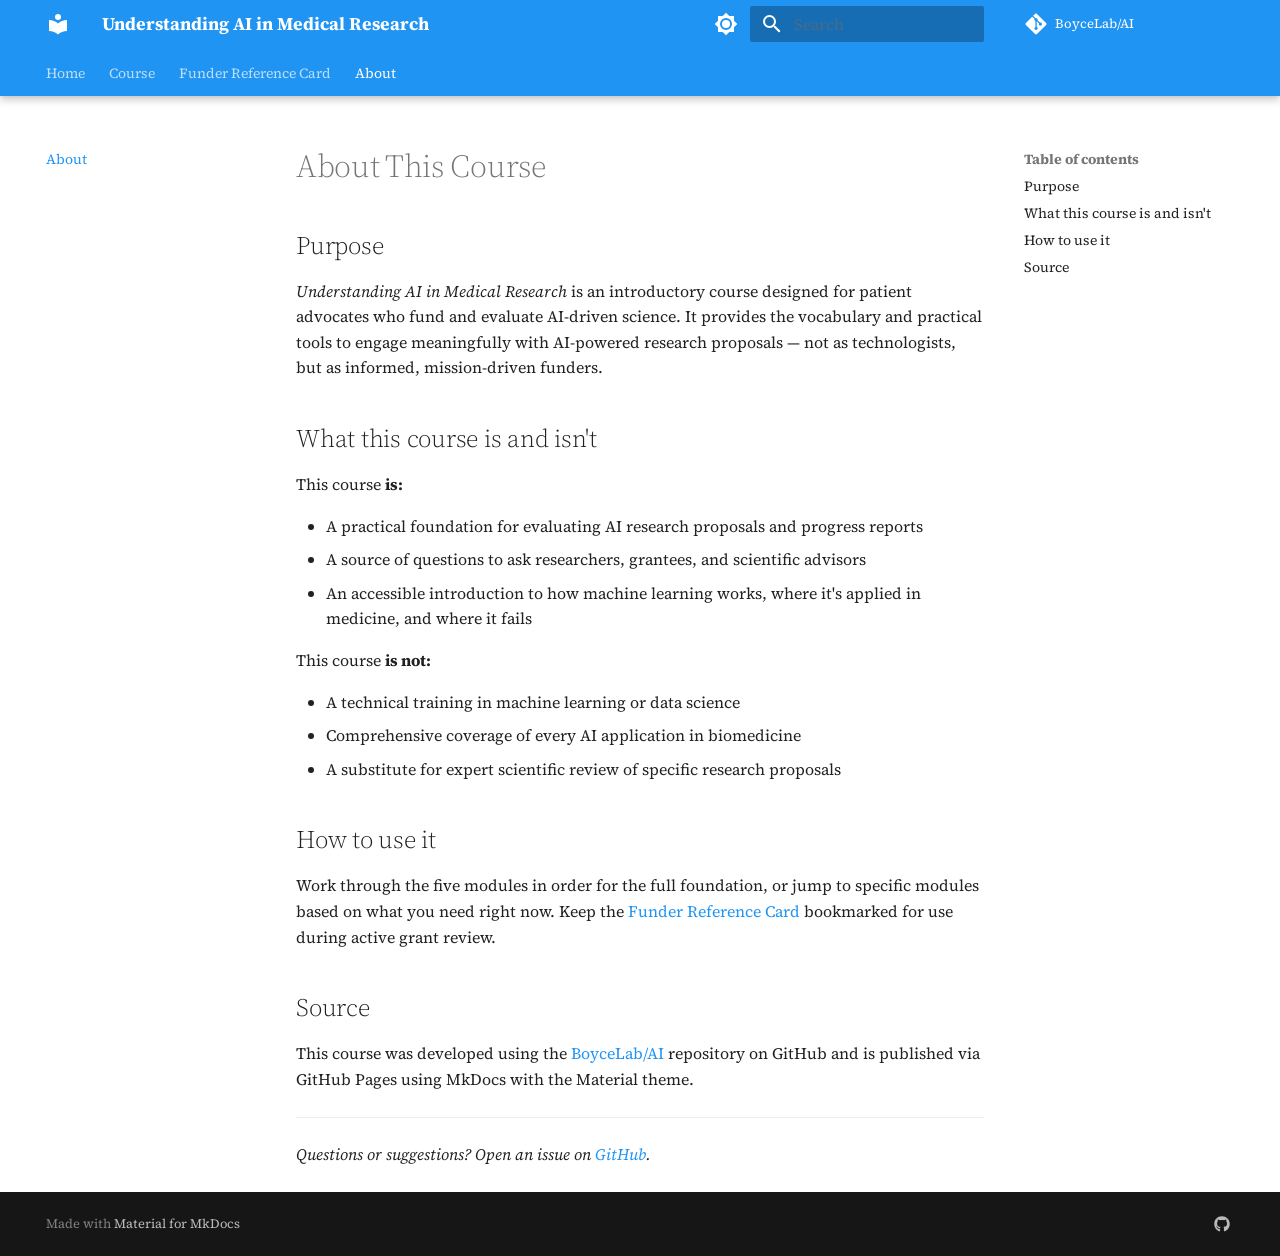
<file: about/index.html>
<!doctype html>
<html lang="en" class="no-js">
  <head>
    
      <meta charset="utf-8">
      <meta name="viewport" content="width=device-width,initial-scale=1">
      
        <meta name="description" content="A practical guide for patient advocates who fund and evaluate AI-driven science">
      
      
      
        <link rel="canonical" href="https://boycelab.github.io/AI/about/">
      
      
        <link rel="prev" href="../reference/">
      
      
      
        
      
      
      <link rel="icon" href="../assets/images/favicon.png">
      <meta name="generator" content="mkdocs-1.6.1, mkdocs-material-9.7.6">
    
    
      
        <title>About - Understanding AI in Medical Research</title>
      
    
    
      <link rel="stylesheet" href="../assets/stylesheets/main.484c7ddc.min.css">
      
        
        <link rel="stylesheet" href="../assets/stylesheets/palette.ab4e12ef.min.css">
      
      


    
    
      
    
    
      
        
        
        <link rel="preconnect" href="https://fonts.gstatic.com" crossorigin>
        <link rel="stylesheet" href="https://fonts.googleapis.com/css?family=Source+Serif+4:300,300i,400,400i,700,700i%7CRoboto+Mono:400,400i,700,700i&display=fallback">
        <style>:root{--md-text-font:"Source Serif 4";--md-code-font:"Roboto Mono"}</style>
      
    
    
      <link rel="stylesheet" href="../stylesheets/extra.css">
    
    <script>__md_scope=new URL("..",location),__md_hash=e=>[...e].reduce(((e,_)=>(e<<5)-e+_.charCodeAt(0)),0),__md_get=(e,_=localStorage,t=__md_scope)=>JSON.parse(_.getItem(t.pathname+"."+e)),__md_set=(e,_,t=localStorage,a=__md_scope)=>{try{t.setItem(a.pathname+"."+e,JSON.stringify(_))}catch(e){}}</script>
    
      

    
    
  </head>
  
  
    
    
      
    
    
    
    
    <body dir="ltr" data-md-color-scheme="default" data-md-color-primary="blue" data-md-color-accent="light-blue">
  
    
    <input class="md-toggle" data-md-toggle="drawer" type="checkbox" id="__drawer" autocomplete="off">
    <input class="md-toggle" data-md-toggle="search" type="checkbox" id="__search" autocomplete="off">
    <label class="md-overlay" for="__drawer"></label>
    <div data-md-component="skip">
      
        
        <a href="#about-this-course" class="md-skip">
          Skip to content
        </a>
      
    </div>
    <div data-md-component="announce">
      
    </div>
    
    
      

  

<header class="md-header md-header--shadow md-header--lifted" data-md-component="header">
  <nav class="md-header__inner md-grid" aria-label="Header">
    <a href=".." title="Understanding AI in Medical Research" class="md-header__button md-logo" aria-label="Understanding AI in Medical Research" data-md-component="logo">
      
  
  <svg xmlns="http://www.w3.org/2000/svg" viewBox="0 0 24 24"><path d="M12 8a3 3 0 0 0 3-3 3 3 0 0 0-3-3 3 3 0 0 0-3 3 3 3 0 0 0 3 3m0 3.54C9.64 9.35 6.5 8 3 8v11c3.5 0 6.64 1.35 9 3.54 2.36-2.19 5.5-3.54 9-3.54V8c-3.5 0-6.64 1.35-9 3.54"/></svg>

    </a>
    <label class="md-header__button md-icon" for="__drawer">
      
      <svg xmlns="http://www.w3.org/2000/svg" viewBox="0 0 24 24"><path d="M3 6h18v2H3zm0 5h18v2H3zm0 5h18v2H3z"/></svg>
    </label>
    <div class="md-header__title" data-md-component="header-title">
      <div class="md-header__ellipsis">
        <div class="md-header__topic">
          <span class="md-ellipsis">
            Understanding AI in Medical Research
          </span>
        </div>
        <div class="md-header__topic" data-md-component="header-topic">
          <span class="md-ellipsis">
            
              About
            
          </span>
        </div>
      </div>
    </div>
    
      
        <form class="md-header__option" data-md-component="palette">
  
    
    
    
    <input class="md-option" data-md-color-media="" data-md-color-scheme="default" data-md-color-primary="blue" data-md-color-accent="light-blue"  aria-label="Switch to dark mode"  type="radio" name="__palette" id="__palette_0">
    
      <label class="md-header__button md-icon" title="Switch to dark mode" for="__palette_1" hidden>
        <svg xmlns="http://www.w3.org/2000/svg" viewBox="0 0 24 24"><path d="M12 8a4 4 0 0 0-4 4 4 4 0 0 0 4 4 4 4 0 0 0 4-4 4 4 0 0 0-4-4m0 10a6 6 0 0 1-6-6 6 6 0 0 1 6-6 6 6 0 0 1 6 6 6 6 0 0 1-6 6m8-9.31V4h-4.69L12 .69 8.69 4H4v4.69L.69 12 4 15.31V20h4.69L12 23.31 15.31 20H20v-4.69L23.31 12z"/></svg>
      </label>
    
  
    
    
    
    <input class="md-option" data-md-color-media="" data-md-color-scheme="slate" data-md-color-primary="blue" data-md-color-accent="light-blue"  aria-label="Switch to light mode"  type="radio" name="__palette" id="__palette_1">
    
      <label class="md-header__button md-icon" title="Switch to light mode" for="__palette_0" hidden>
        <svg xmlns="http://www.w3.org/2000/svg" viewBox="0 0 24 24"><path d="M12 18c-.89 0-1.74-.2-2.5-.55C11.56 16.5 13 14.42 13 12s-1.44-4.5-3.5-5.45C10.26 6.2 11.11 6 12 6a6 6 0 0 1 6 6 6 6 0 0 1-6 6m8-9.31V4h-4.69L12 .69 8.69 4H4v4.69L.69 12 4 15.31V20h4.69L12 23.31 15.31 20H20v-4.69L23.31 12z"/></svg>
      </label>
    
  
</form>
      
    
    
      <script>var palette=__md_get("__palette");if(palette&&palette.color){if("(prefers-color-scheme)"===palette.color.media){var media=matchMedia("(prefers-color-scheme: light)"),input=document.querySelector(media.matches?"[data-md-color-media='(prefers-color-scheme: light)']":"[data-md-color-media='(prefers-color-scheme: dark)']");palette.color.media=input.getAttribute("data-md-color-media"),palette.color.scheme=input.getAttribute("data-md-color-scheme"),palette.color.primary=input.getAttribute("data-md-color-primary"),palette.color.accent=input.getAttribute("data-md-color-accent")}for(var[key,value]of Object.entries(palette.color))document.body.setAttribute("data-md-color-"+key,value)}</script>
    
    
    
      
      
        <label class="md-header__button md-icon" for="__search">
          
          <svg xmlns="http://www.w3.org/2000/svg" viewBox="0 0 24 24"><path d="M9.5 3A6.5 6.5 0 0 1 16 9.5c0 1.61-.59 3.09-1.56 4.23l.27.27h.79l5 5-1.5 1.5-5-5v-.79l-.27-.27A6.52 6.52 0 0 1 9.5 16 6.5 6.5 0 0 1 3 9.5 6.5 6.5 0 0 1 9.5 3m0 2C7 5 5 7 5 9.5S7 14 9.5 14 14 12 14 9.5 12 5 9.5 5"/></svg>
        </label>
        <div class="md-search" data-md-component="search" role="dialog">
  <label class="md-search__overlay" for="__search"></label>
  <div class="md-search__inner" role="search">
    <form class="md-search__form" name="search">
      <input type="text" class="md-search__input" name="query" aria-label="Search" placeholder="Search" autocapitalize="off" autocorrect="off" autocomplete="off" spellcheck="false" data-md-component="search-query" required>
      <label class="md-search__icon md-icon" for="__search">
        
        <svg xmlns="http://www.w3.org/2000/svg" viewBox="0 0 24 24"><path d="M9.5 3A6.5 6.5 0 0 1 16 9.5c0 1.61-.59 3.09-1.56 4.23l.27.27h.79l5 5-1.5 1.5-5-5v-.79l-.27-.27A6.52 6.52 0 0 1 9.5 16 6.5 6.5 0 0 1 3 9.5 6.5 6.5 0 0 1 9.5 3m0 2C7 5 5 7 5 9.5S7 14 9.5 14 14 12 14 9.5 12 5 9.5 5"/></svg>
        
        <svg xmlns="http://www.w3.org/2000/svg" viewBox="0 0 24 24"><path d="M20 11v2H8l5.5 5.5-1.42 1.42L4.16 12l7.92-7.92L13.5 5.5 8 11z"/></svg>
      </label>
      <nav class="md-search__options" aria-label="Search">
        
        <button type="reset" class="md-search__icon md-icon" title="Clear" aria-label="Clear" tabindex="-1">
          
          <svg xmlns="http://www.w3.org/2000/svg" viewBox="0 0 24 24"><path d="M19 6.41 17.59 5 12 10.59 6.41 5 5 6.41 10.59 12 5 17.59 6.41 19 12 13.41 17.59 19 19 17.59 13.41 12z"/></svg>
        </button>
      </nav>
      
        <div class="md-search__suggest" data-md-component="search-suggest"></div>
      
    </form>
    <div class="md-search__output">
      <div class="md-search__scrollwrap" tabindex="0" data-md-scrollfix>
        <div class="md-search-result" data-md-component="search-result">
          <div class="md-search-result__meta">
            Initializing search
          </div>
          <ol class="md-search-result__list" role="presentation"></ol>
        </div>
      </div>
    </div>
  </div>
</div>
      
    
    
      <div class="md-header__source">
        <a href="https://github.com/BoyceLab/AI" title="Go to repository" class="md-source" data-md-component="source">
  <div class="md-source__icon md-icon">
    
    <svg xmlns="http://www.w3.org/2000/svg" viewBox="0 0 448 512"><!--! Font Awesome Free 7.1.0 by @fontawesome - https://fontawesome.com License - https://fontawesome.com/license/free (Icons: CC BY 4.0, Fonts: SIL OFL 1.1, Code: MIT License) Copyright 2025 Fonticons, Inc.--><path d="M439.6 236.1 244 40.5c-5.4-5.5-12.8-8.5-20.4-8.5s-15 3-20.4 8.4L162.5 81l51.5 51.5c27.1-9.1 52.7 16.8 43.4 43.7l49.7 49.7c34.2-11.8 61.2 31 35.5 56.7-26.5 26.5-70.2-2.9-56-37.3L240.3 199v121.9c25.3 12.5 22.3 41.8 9.1 55-6.4 6.4-15.2 10.1-24.3 10.1s-17.8-3.6-24.3-10.1c-17.6-17.6-11.1-46.9 11.2-56v-123c-20.8-8.5-24.6-30.7-18.6-45L142.6 101 8.5 235.1C3 240.6 0 247.9 0 255.5s3 15 8.5 20.4l195.6 195.7c5.4 5.4 12.7 8.4 20.4 8.4s15-3 20.4-8.4l194.7-194.7c5.4-5.4 8.4-12.8 8.4-20.4s-3-15-8.4-20.4"/></svg>
  </div>
  <div class="md-source__repository">
    BoyceLab/AI
  </div>
</a>
      </div>
    
  </nav>
  
    
      
<nav class="md-tabs" aria-label="Tabs" data-md-component="tabs">
  <div class="md-grid">
    <ul class="md-tabs__list">
      
        
  
  
  
  
    <li class="md-tabs__item">
      <a href=".." class="md-tabs__link">
        
  
  
    
  
  Home

      </a>
    </li>
  

      
        
  
  
  
  
    
    
      <li class="md-tabs__item">
        <a href="../modules/module1/" class="md-tabs__link">
          
  
  
  Course

        </a>
      </li>
    
  

      
        
  
  
  
  
    <li class="md-tabs__item">
      <a href="../reference/" class="md-tabs__link">
        
  
  
    
  
  Funder Reference Card

      </a>
    </li>
  

      
        
  
  
  
    
  
  
    <li class="md-tabs__item md-tabs__item--active">
      <a href="./" class="md-tabs__link">
        
  
  
    
  
  About

      </a>
    </li>
  

      
    </ul>
  </div>
</nav>
    
  
</header>
    
    <div class="md-container" data-md-component="container">
      
      
        
      
      <main class="md-main" data-md-component="main">
        <div class="md-main__inner md-grid">
          
            
              
              <div class="md-sidebar md-sidebar--primary" data-md-component="sidebar" data-md-type="navigation" >
                <div class="md-sidebar__scrollwrap">
                  <div class="md-sidebar__inner">
                    


  


<nav class="md-nav md-nav--primary md-nav--lifted" aria-label="Navigation" data-md-level="0">
  <label class="md-nav__title" for="__drawer">
    <a href=".." title="Understanding AI in Medical Research" class="md-nav__button md-logo" aria-label="Understanding AI in Medical Research" data-md-component="logo">
      
  
  <svg xmlns="http://www.w3.org/2000/svg" viewBox="0 0 24 24"><path d="M12 8a3 3 0 0 0 3-3 3 3 0 0 0-3-3 3 3 0 0 0-3 3 3 3 0 0 0 3 3m0 3.54C9.64 9.35 6.5 8 3 8v11c3.5 0 6.64 1.35 9 3.54 2.36-2.19 5.5-3.54 9-3.54V8c-3.5 0-6.64 1.35-9 3.54"/></svg>

    </a>
    Understanding AI in Medical Research
  </label>
  
    <div class="md-nav__source">
      <a href="https://github.com/BoyceLab/AI" title="Go to repository" class="md-source" data-md-component="source">
  <div class="md-source__icon md-icon">
    
    <svg xmlns="http://www.w3.org/2000/svg" viewBox="0 0 448 512"><!--! Font Awesome Free 7.1.0 by @fontawesome - https://fontawesome.com License - https://fontawesome.com/license/free (Icons: CC BY 4.0, Fonts: SIL OFL 1.1, Code: MIT License) Copyright 2025 Fonticons, Inc.--><path d="M439.6 236.1 244 40.5c-5.4-5.5-12.8-8.5-20.4-8.5s-15 3-20.4 8.4L162.5 81l51.5 51.5c27.1-9.1 52.7 16.8 43.4 43.7l49.7 49.7c34.2-11.8 61.2 31 35.5 56.7-26.5 26.5-70.2-2.9-56-37.3L240.3 199v121.9c25.3 12.5 22.3 41.8 9.1 55-6.4 6.4-15.2 10.1-24.3 10.1s-17.8-3.6-24.3-10.1c-17.6-17.6-11.1-46.9 11.2-56v-123c-20.8-8.5-24.6-30.7-18.6-45L142.6 101 8.5 235.1C3 240.6 0 247.9 0 255.5s3 15 8.5 20.4l195.6 195.7c5.4 5.4 12.7 8.4 20.4 8.4s15-3 20.4-8.4l194.7-194.7c5.4-5.4 8.4-12.8 8.4-20.4s-3-15-8.4-20.4"/></svg>
  </div>
  <div class="md-source__repository">
    BoyceLab/AI
  </div>
</a>
    </div>
  
  <ul class="md-nav__list" data-md-scrollfix>
    
      
      
  
  
  
  
    <li class="md-nav__item">
      <a href=".." class="md-nav__link">
        
  
  
  <span class="md-ellipsis">
    
  
    Home
  

    
  </span>
  
  

      </a>
    </li>
  

    
      
      
  
  
  
  
    
    
    
    
      
      
        
      
    
    
    <li class="md-nav__item md-nav__item--nested">
      
        
        
        <input class="md-nav__toggle md-toggle " type="checkbox" id="__nav_2" >
        
          
          <label class="md-nav__link" for="__nav_2" id="__nav_2_label" tabindex="0">
            
  
  
  <span class="md-ellipsis">
    
  
    Course
  

    
  </span>
  
  

            <span class="md-nav__icon md-icon"></span>
          </label>
        
        <nav class="md-nav" data-md-level="1" aria-labelledby="__nav_2_label" aria-expanded="false">
          <label class="md-nav__title" for="__nav_2">
            <span class="md-nav__icon md-icon"></span>
            
  
    Course
  

          </label>
          <ul class="md-nav__list" data-md-scrollfix>
            
              
                
  
  
  
  
    <li class="md-nav__item">
      <a href="../modules/module1/" class="md-nav__link">
        
  
  
  <span class="md-ellipsis">
    
  
    Module 1: What is AI?
  

    
  </span>
  
  

      </a>
    </li>
  

              
            
              
                
  
  
  
  
    <li class="md-nav__item">
      <a href="../modules/module2/" class="md-nav__link">
        
  
  
  <span class="md-ellipsis">
    
  
    Module 2: How ML Works
  

    
  </span>
  
  

      </a>
    </li>
  

              
            
              
                
  
  
  
  
    <li class="md-nav__item">
      <a href="../modules/module3/" class="md-nav__link">
        
  
  
  <span class="md-ellipsis">
    
  
    Module 3: AI in Research
  

    
  </span>
  
  

      </a>
    </li>
  

              
            
              
                
  
  
  
  
    <li class="md-nav__item">
      <a href="../modules/module4/" class="md-nav__link">
        
  
  
  <span class="md-ellipsis">
    
  
    Module 4: Data & Bias
  

    
  </span>
  
  

      </a>
    </li>
  

              
            
              
                
  
  
  
  
    <li class="md-nav__item">
      <a href="../modules/module5/" class="md-nav__link">
        
  
  
  <span class="md-ellipsis">
    
  
    Module 5: Evaluating Claims
  

    
  </span>
  
  

      </a>
    </li>
  

              
            
          </ul>
        </nav>
      
    </li>
  

    
      
      
  
  
  
  
    <li class="md-nav__item">
      <a href="../reference/" class="md-nav__link">
        
  
  
  <span class="md-ellipsis">
    
  
    Funder Reference Card
  

    
  </span>
  
  

      </a>
    </li>
  

    
      
      
  
  
    
  
  
  
    <li class="md-nav__item md-nav__item--active">
      
      <input class="md-nav__toggle md-toggle" type="checkbox" id="__toc">
      
      
        
      
      
        <label class="md-nav__link md-nav__link--active" for="__toc">
          
  
  
  <span class="md-ellipsis">
    
  
    About
  

    
  </span>
  
  

          <span class="md-nav__icon md-icon"></span>
        </label>
      
      <a href="./" class="md-nav__link md-nav__link--active">
        
  
  
  <span class="md-ellipsis">
    
  
    About
  

    
  </span>
  
  

      </a>
      
        

<nav class="md-nav md-nav--secondary" aria-label="Table of contents">
  
  
  
    
  
  
    <label class="md-nav__title" for="__toc">
      <span class="md-nav__icon md-icon"></span>
      Table of contents
    </label>
    <ul class="md-nav__list" data-md-component="toc" data-md-scrollfix>
      
        <li class="md-nav__item">
  <a href="#purpose" class="md-nav__link">
    <span class="md-ellipsis">
      
        Purpose
      
    </span>
  </a>
  
</li>
      
        <li class="md-nav__item">
  <a href="#what-this-course-is-and-isnt" class="md-nav__link">
    <span class="md-ellipsis">
      
        What this course is and isn't
      
    </span>
  </a>
  
</li>
      
        <li class="md-nav__item">
  <a href="#how-to-use-it" class="md-nav__link">
    <span class="md-ellipsis">
      
        How to use it
      
    </span>
  </a>
  
</li>
      
        <li class="md-nav__item">
  <a href="#source" class="md-nav__link">
    <span class="md-ellipsis">
      
        Source
      
    </span>
  </a>
  
</li>
      
    </ul>
  
</nav>
      
    </li>
  

    
  </ul>
</nav>
                  </div>
                </div>
              </div>
            
            
              
              <div class="md-sidebar md-sidebar--secondary" data-md-component="sidebar" data-md-type="toc" >
                <div class="md-sidebar__scrollwrap">
                  <div class="md-sidebar__inner">
                    

<nav class="md-nav md-nav--secondary" aria-label="Table of contents">
  
  
  
    
  
  
    <label class="md-nav__title" for="__toc">
      <span class="md-nav__icon md-icon"></span>
      Table of contents
    </label>
    <ul class="md-nav__list" data-md-component="toc" data-md-scrollfix>
      
        <li class="md-nav__item">
  <a href="#purpose" class="md-nav__link">
    <span class="md-ellipsis">
      
        Purpose
      
    </span>
  </a>
  
</li>
      
        <li class="md-nav__item">
  <a href="#what-this-course-is-and-isnt" class="md-nav__link">
    <span class="md-ellipsis">
      
        What this course is and isn't
      
    </span>
  </a>
  
</li>
      
        <li class="md-nav__item">
  <a href="#how-to-use-it" class="md-nav__link">
    <span class="md-ellipsis">
      
        How to use it
      
    </span>
  </a>
  
</li>
      
        <li class="md-nav__item">
  <a href="#source" class="md-nav__link">
    <span class="md-ellipsis">
      
        Source
      
    </span>
  </a>
  
</li>
      
    </ul>
  
</nav>
                  </div>
                </div>
              </div>
            
          
          
            <div class="md-content" data-md-component="content">
              
              <article class="md-content__inner md-typeset">
                
                  


  
  


<h1 id="about-this-course">About This Course<a class="headerlink" href="#about-this-course" title="Permanent link">&para;</a></h1>
<h2 id="purpose">Purpose<a class="headerlink" href="#purpose" title="Permanent link">&para;</a></h2>
<p><em>Understanding AI in Medical Research</em> is an introductory course designed for patient advocates who fund and evaluate AI-driven science. It provides the vocabulary and practical tools to engage meaningfully with AI-powered research proposals — not as technologists, but as informed, mission-driven funders.</p>
<h2 id="what-this-course-is-and-isnt">What this course is and isn't<a class="headerlink" href="#what-this-course-is-and-isnt" title="Permanent link">&para;</a></h2>
<p>This course <strong>is:</strong></p>
<ul>
<li>A practical foundation for evaluating AI research proposals and progress reports</li>
<li>A source of questions to ask researchers, grantees, and scientific advisors</li>
<li>An accessible introduction to how machine learning works, where it's applied in medicine, and where it fails</li>
</ul>
<p>This course <strong>is not:</strong></p>
<ul>
<li>A technical training in machine learning or data science</li>
<li>Comprehensive coverage of every AI application in biomedicine</li>
<li>A substitute for expert scientific review of specific research proposals</li>
</ul>
<h2 id="how-to-use-it">How to use it<a class="headerlink" href="#how-to-use-it" title="Permanent link">&para;</a></h2>
<p>Work through the five modules in order for the full foundation, or jump to specific modules based on what you need right now. Keep the <a href="../reference/">Funder Reference Card</a> bookmarked for use during active grant review.</p>
<h2 id="source">Source<a class="headerlink" href="#source" title="Permanent link">&para;</a></h2>
<p>This course was developed using the <a href="https://github.com/BoyceLab/AI">BoyceLab/AI</a> repository on GitHub and is published via GitHub Pages using MkDocs with the Material theme.</p>
<hr />
<p><em>Questions or suggestions? Open an issue on <a href="https://github.com/BoyceLab/AI/issues">GitHub</a>.</em></p>












                
              </article>
            </div>
          
          
<script>var target=document.getElementById(location.hash.slice(1));target&&target.name&&(target.checked=target.name.startsWith("__tabbed_"))</script>
        </div>
        
          <button type="button" class="md-top md-icon" data-md-component="top" hidden>
  
  <svg xmlns="http://www.w3.org/2000/svg" viewBox="0 0 24 24"><path d="M13 20h-2V8l-5.5 5.5-1.42-1.42L12 4.16l7.92 7.92-1.42 1.42L13 8z"/></svg>
  Back to top
</button>
        
      </main>
      
        <footer class="md-footer">
  
  <div class="md-footer-meta md-typeset">
    <div class="md-footer-meta__inner md-grid">
      <div class="md-copyright">
  
  
    Made with
    <a href="https://squidfunk.github.io/mkdocs-material/" target="_blank" rel="noopener">
      Material for MkDocs
    </a>
  
</div>
      
        
<div class="md-social">
  
    
    
    
    
      
      
    
    <a href="https://github.com/BoyceLab/AI" target="_blank" rel="noopener" title="github.com" class="md-social__link">
      <svg xmlns="http://www.w3.org/2000/svg" viewBox="0 0 512 512"><!--! Font Awesome Free 7.1.0 by @fontawesome - https://fontawesome.com License - https://fontawesome.com/license/free (Icons: CC BY 4.0, Fonts: SIL OFL 1.1, Code: MIT License) Copyright 2025 Fonticons, Inc.--><path d="M173.9 397.4c0 2-2.3 3.6-5.2 3.6-3.3.3-5.6-1.3-5.6-3.6 0-2 2.3-3.6 5.2-3.6 3-.3 5.6 1.3 5.6 3.6m-31.1-4.5c-.7 2 1.3 4.3 4.3 4.9 2.6 1 5.6 0 6.2-2s-1.3-4.3-4.3-5.2c-2.6-.7-5.5.3-6.2 2.3m44.2-1.7c-2.9.7-4.9 2.6-4.6 4.9.3 2 2.9 3.3 5.9 2.6 2.9-.7 4.9-2.6 4.6-4.6-.3-1.9-3-3.2-5.9-2.9M252.8 8C114.1 8 8 113.3 8 252c0 110.9 69.8 205.8 169.5 239.2 12.8 2.3 17.3-5.6 17.3-12.1 0-6.2-.3-40.4-.3-61.4 0 0-70 15-84.7-29.8 0 0-11.4-29.1-27.8-36.6 0 0-22.9-15.7 1.6-15.4 0 0 24.9 2 38.6 25.8 21.9 38.6 58.6 27.5 72.9 20.9 2.3-16 8.8-27.1 16-33.7-55.9-6.2-112.3-14.3-112.3-110.5 0-27.5 7.6-41.3 23.6-58.9-2.6-6.5-11.1-33.3 2.6-67.9 20.9-6.5 69 27 69 27 20-5.6 41.5-8.5 62.8-8.5s42.8 2.9 62.8 8.5c0 0 48.1-33.6 69-27 13.7 34.7 5.2 61.4 2.6 67.9 16 17.7 25.8 31.5 25.8 58.9 0 96.5-58.9 104.2-114.8 110.5 9.2 7.9 17 22.9 17 46.4 0 33.7-.3 75.4-.3 83.6 0 6.5 4.6 14.4 17.3 12.1C436.2 457.8 504 362.9 504 252 504 113.3 391.5 8 252.8 8M105.2 352.9c-1.3 1-1 3.3.7 5.2 1.6 1.6 3.9 2.3 5.2 1 1.3-1 1-3.3-.7-5.2-1.6-1.6-3.9-2.3-5.2-1m-10.8-8.1c-.7 1.3.3 2.9 2.3 3.9 1.6 1 3.6.7 4.3-.7.7-1.3-.3-2.9-2.3-3.9-2-.6-3.6-.3-4.3.7m32.4 35.6c-1.6 1.3-1 4.3 1.3 6.2 2.3 2.3 5.2 2.6 6.5 1 1.3-1.3.7-4.3-1.3-6.2-2.2-2.3-5.2-2.6-6.5-1m-11.4-14.7c-1.6 1-1.6 3.6 0 5.9s4.3 3.3 5.6 2.3c1.6-1.3 1.6-3.9 0-6.2-1.4-2.3-4-3.3-5.6-2"/></svg>
    </a>
  
</div>
      
    </div>
  </div>
</footer>
      
    </div>
    <div class="md-dialog" data-md-component="dialog">
      <div class="md-dialog__inner md-typeset"></div>
    </div>
    
    
    
      
      
      <script id="__config" type="application/json">{"annotate": null, "base": "..", "features": ["navigation.tabs", "navigation.tabs.sticky", "navigation.sections", "navigation.top", "search.suggest", "search.highlight", "content.tooltips", "toc.follow"], "search": "../assets/javascripts/workers/search.2c215733.min.js", "tags": null, "translations": {"clipboard.copied": "Copied to clipboard", "clipboard.copy": "Copy to clipboard", "search.result.more.one": "1 more on this page", "search.result.more.other": "# more on this page", "search.result.none": "No matching documents", "search.result.one": "1 matching document", "search.result.other": "# matching documents", "search.result.placeholder": "Type to start searching", "search.result.term.missing": "Missing", "select.version": "Select version"}, "version": null}</script>
    
    
      <script src="../assets/javascripts/bundle.79ae519e.min.js"></script>
      
    
  </body>
</html>
</file>
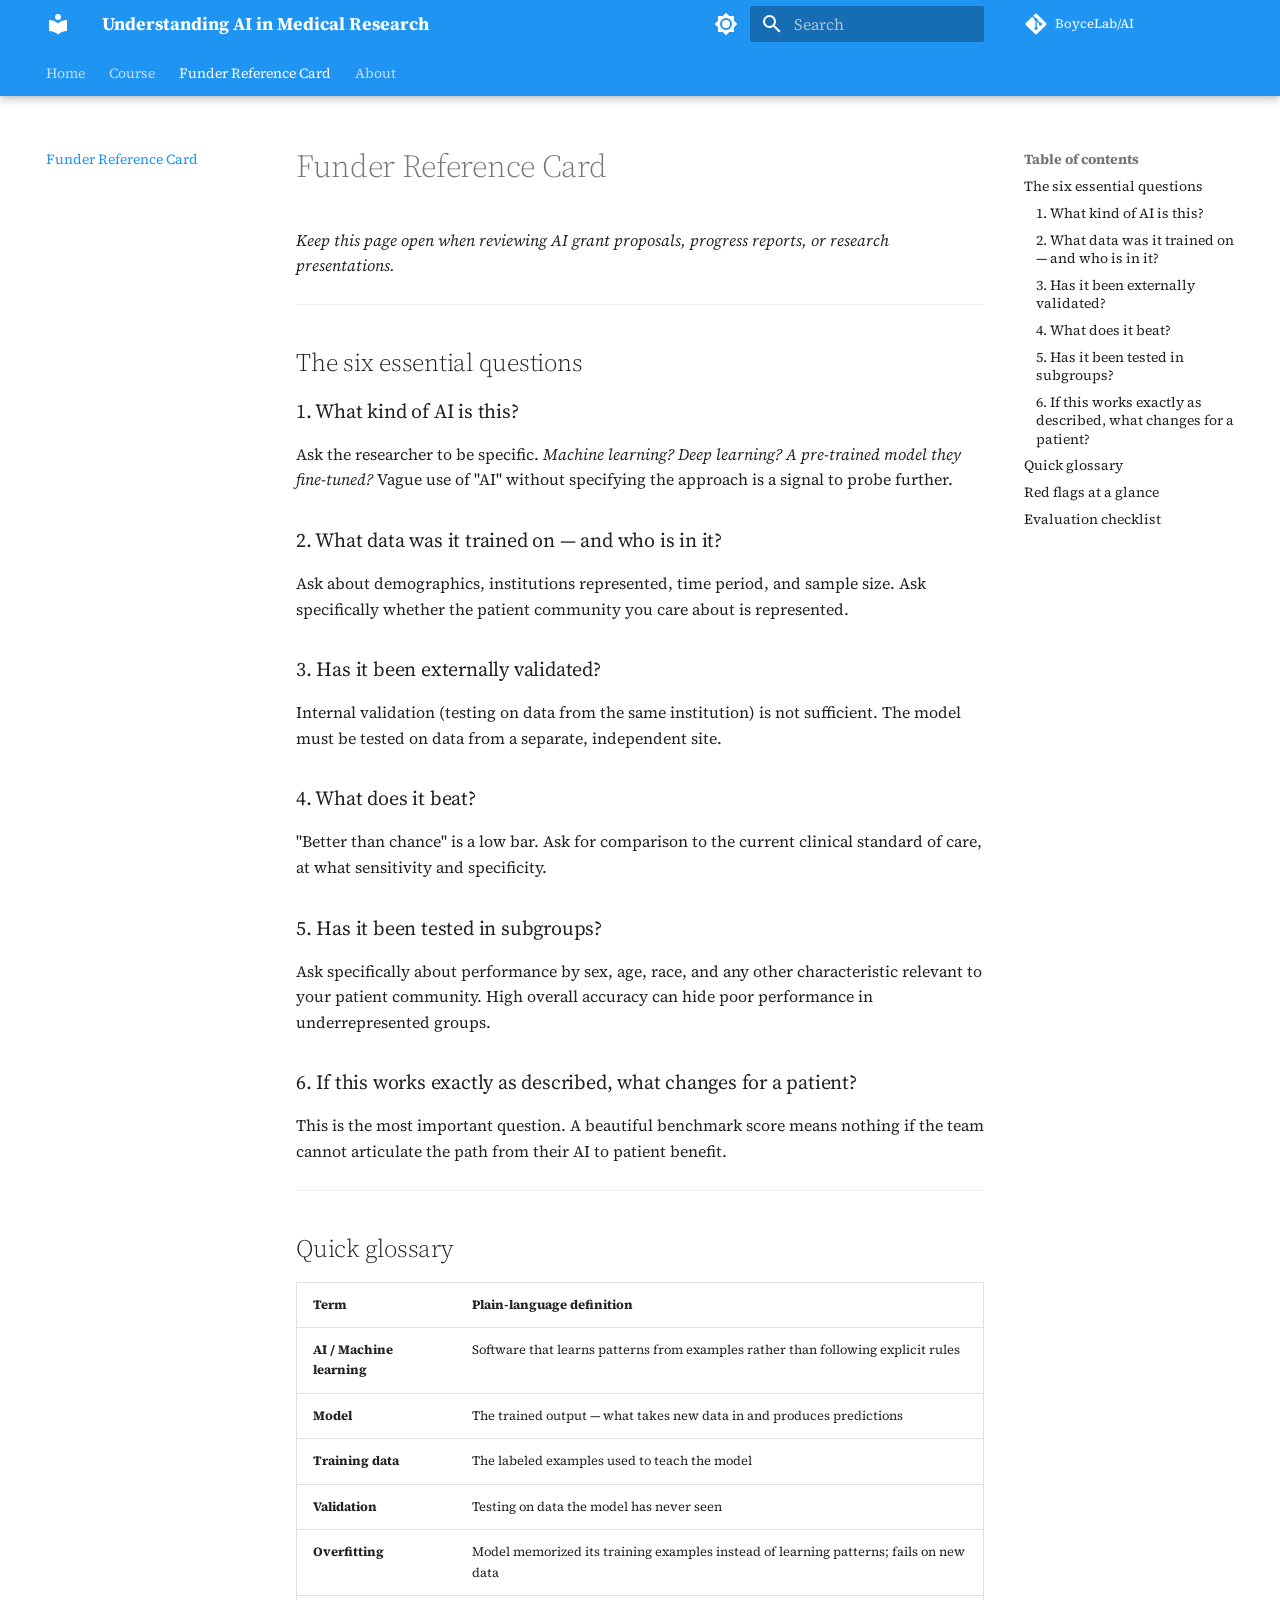
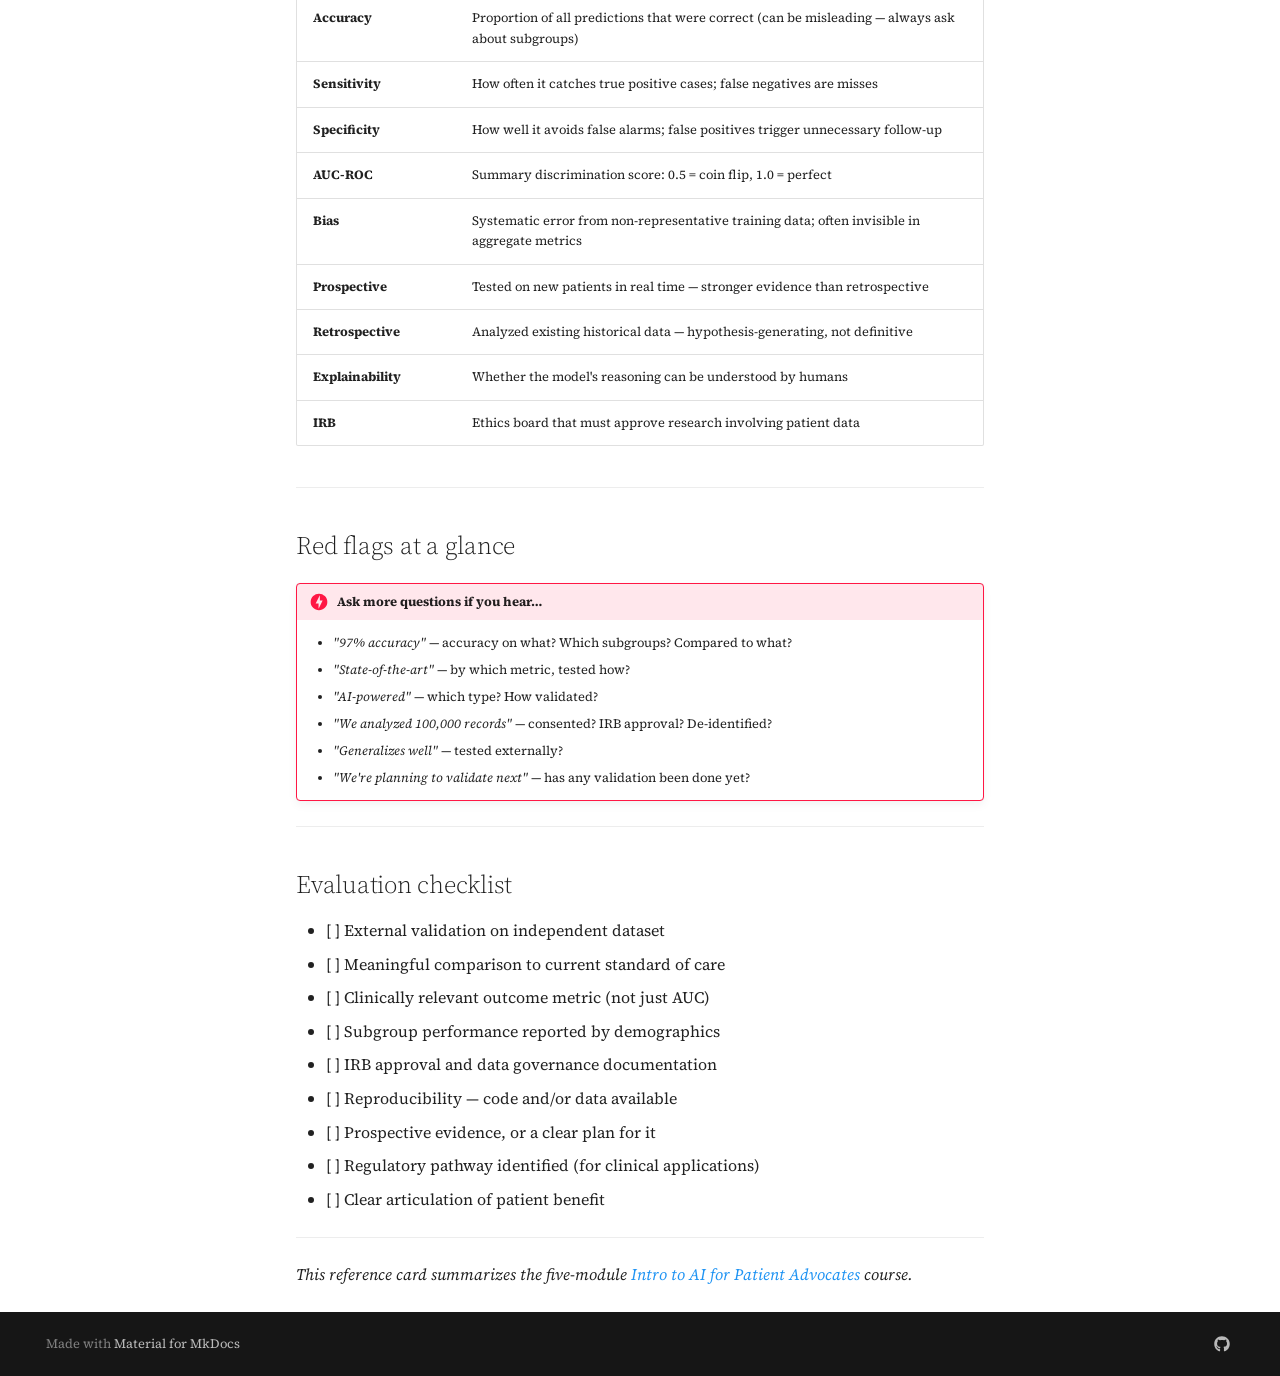
<file: reference/index.html>
<!doctype html>
<html lang="en" class="no-js">
  <head>
    
      <meta charset="utf-8">
      <meta name="viewport" content="width=device-width,initial-scale=1">
      
        <meta name="description" content="A practical guide for patient advocates who fund and evaluate AI-driven science">
      
      
      
        <link rel="canonical" href="https://boycelab.github.io/AI/reference/">
      
      
        <link rel="prev" href="../modules/module5/">
      
      
        <link rel="next" href="../about/">
      
      
        
      
      
      <link rel="icon" href="../assets/images/favicon.png">
      <meta name="generator" content="mkdocs-1.6.1, mkdocs-material-9.7.6">
    
    
      
        <title>Funder Reference Card - Understanding AI in Medical Research</title>
      
    
    
      <link rel="stylesheet" href="../assets/stylesheets/main.484c7ddc.min.css">
      
        
        <link rel="stylesheet" href="../assets/stylesheets/palette.ab4e12ef.min.css">
      
      


    
    
      
    
    
      
        
        
        <link rel="preconnect" href="https://fonts.gstatic.com" crossorigin>
        <link rel="stylesheet" href="https://fonts.googleapis.com/css?family=Source+Serif+4:300,300i,400,400i,700,700i%7CRoboto+Mono:400,400i,700,700i&display=fallback">
        <style>:root{--md-text-font:"Source Serif 4";--md-code-font:"Roboto Mono"}</style>
      
    
    
      <link rel="stylesheet" href="../stylesheets/extra.css">
    
    <script>__md_scope=new URL("..",location),__md_hash=e=>[...e].reduce(((e,_)=>(e<<5)-e+_.charCodeAt(0)),0),__md_get=(e,_=localStorage,t=__md_scope)=>JSON.parse(_.getItem(t.pathname+"."+e)),__md_set=(e,_,t=localStorage,a=__md_scope)=>{try{t.setItem(a.pathname+"."+e,JSON.stringify(_))}catch(e){}}</script>
    
      

    
    
  </head>
  
  
    
    
      
    
    
    
    
    <body dir="ltr" data-md-color-scheme="default" data-md-color-primary="blue" data-md-color-accent="light-blue">
  
    
    <input class="md-toggle" data-md-toggle="drawer" type="checkbox" id="__drawer" autocomplete="off">
    <input class="md-toggle" data-md-toggle="search" type="checkbox" id="__search" autocomplete="off">
    <label class="md-overlay" for="__drawer"></label>
    <div data-md-component="skip">
      
        
        <a href="#funder-reference-card" class="md-skip">
          Skip to content
        </a>
      
    </div>
    <div data-md-component="announce">
      
    </div>
    
    
      

  

<header class="md-header md-header--shadow md-header--lifted" data-md-component="header">
  <nav class="md-header__inner md-grid" aria-label="Header">
    <a href=".." title="Understanding AI in Medical Research" class="md-header__button md-logo" aria-label="Understanding AI in Medical Research" data-md-component="logo">
      
  
  <svg xmlns="http://www.w3.org/2000/svg" viewBox="0 0 24 24"><path d="M12 8a3 3 0 0 0 3-3 3 3 0 0 0-3-3 3 3 0 0 0-3 3 3 3 0 0 0 3 3m0 3.54C9.64 9.35 6.5 8 3 8v11c3.5 0 6.64 1.35 9 3.54 2.36-2.19 5.5-3.54 9-3.54V8c-3.5 0-6.64 1.35-9 3.54"/></svg>

    </a>
    <label class="md-header__button md-icon" for="__drawer">
      
      <svg xmlns="http://www.w3.org/2000/svg" viewBox="0 0 24 24"><path d="M3 6h18v2H3zm0 5h18v2H3zm0 5h18v2H3z"/></svg>
    </label>
    <div class="md-header__title" data-md-component="header-title">
      <div class="md-header__ellipsis">
        <div class="md-header__topic">
          <span class="md-ellipsis">
            Understanding AI in Medical Research
          </span>
        </div>
        <div class="md-header__topic" data-md-component="header-topic">
          <span class="md-ellipsis">
            
              Funder Reference Card
            
          </span>
        </div>
      </div>
    </div>
    
      
        <form class="md-header__option" data-md-component="palette">
  
    
    
    
    <input class="md-option" data-md-color-media="" data-md-color-scheme="default" data-md-color-primary="blue" data-md-color-accent="light-blue"  aria-label="Switch to dark mode"  type="radio" name="__palette" id="__palette_0">
    
      <label class="md-header__button md-icon" title="Switch to dark mode" for="__palette_1" hidden>
        <svg xmlns="http://www.w3.org/2000/svg" viewBox="0 0 24 24"><path d="M12 8a4 4 0 0 0-4 4 4 4 0 0 0 4 4 4 4 0 0 0 4-4 4 4 0 0 0-4-4m0 10a6 6 0 0 1-6-6 6 6 0 0 1 6-6 6 6 0 0 1 6 6 6 6 0 0 1-6 6m8-9.31V4h-4.69L12 .69 8.69 4H4v4.69L.69 12 4 15.31V20h4.69L12 23.31 15.31 20H20v-4.69L23.31 12z"/></svg>
      </label>
    
  
    
    
    
    <input class="md-option" data-md-color-media="" data-md-color-scheme="slate" data-md-color-primary="blue" data-md-color-accent="light-blue"  aria-label="Switch to light mode"  type="radio" name="__palette" id="__palette_1">
    
      <label class="md-header__button md-icon" title="Switch to light mode" for="__palette_0" hidden>
        <svg xmlns="http://www.w3.org/2000/svg" viewBox="0 0 24 24"><path d="M12 18c-.89 0-1.74-.2-2.5-.55C11.56 16.5 13 14.42 13 12s-1.44-4.5-3.5-5.45C10.26 6.2 11.11 6 12 6a6 6 0 0 1 6 6 6 6 0 0 1-6 6m8-9.31V4h-4.69L12 .69 8.69 4H4v4.69L.69 12 4 15.31V20h4.69L12 23.31 15.31 20H20v-4.69L23.31 12z"/></svg>
      </label>
    
  
</form>
      
    
    
      <script>var palette=__md_get("__palette");if(palette&&palette.color){if("(prefers-color-scheme)"===palette.color.media){var media=matchMedia("(prefers-color-scheme: light)"),input=document.querySelector(media.matches?"[data-md-color-media='(prefers-color-scheme: light)']":"[data-md-color-media='(prefers-color-scheme: dark)']");palette.color.media=input.getAttribute("data-md-color-media"),palette.color.scheme=input.getAttribute("data-md-color-scheme"),palette.color.primary=input.getAttribute("data-md-color-primary"),palette.color.accent=input.getAttribute("data-md-color-accent")}for(var[key,value]of Object.entries(palette.color))document.body.setAttribute("data-md-color-"+key,value)}</script>
    
    
    
      
      
        <label class="md-header__button md-icon" for="__search">
          
          <svg xmlns="http://www.w3.org/2000/svg" viewBox="0 0 24 24"><path d="M9.5 3A6.5 6.5 0 0 1 16 9.5c0 1.61-.59 3.09-1.56 4.23l.27.27h.79l5 5-1.5 1.5-5-5v-.79l-.27-.27A6.52 6.52 0 0 1 9.5 16 6.5 6.5 0 0 1 3 9.5 6.5 6.5 0 0 1 9.5 3m0 2C7 5 5 7 5 9.5S7 14 9.5 14 14 12 14 9.5 12 5 9.5 5"/></svg>
        </label>
        <div class="md-search" data-md-component="search" role="dialog">
  <label class="md-search__overlay" for="__search"></label>
  <div class="md-search__inner" role="search">
    <form class="md-search__form" name="search">
      <input type="text" class="md-search__input" name="query" aria-label="Search" placeholder="Search" autocapitalize="off" autocorrect="off" autocomplete="off" spellcheck="false" data-md-component="search-query" required>
      <label class="md-search__icon md-icon" for="__search">
        
        <svg xmlns="http://www.w3.org/2000/svg" viewBox="0 0 24 24"><path d="M9.5 3A6.5 6.5 0 0 1 16 9.5c0 1.61-.59 3.09-1.56 4.23l.27.27h.79l5 5-1.5 1.5-5-5v-.79l-.27-.27A6.52 6.52 0 0 1 9.5 16 6.5 6.5 0 0 1 3 9.5 6.5 6.5 0 0 1 9.5 3m0 2C7 5 5 7 5 9.5S7 14 9.5 14 14 12 14 9.5 12 5 9.5 5"/></svg>
        
        <svg xmlns="http://www.w3.org/2000/svg" viewBox="0 0 24 24"><path d="M20 11v2H8l5.5 5.5-1.42 1.42L4.16 12l7.92-7.92L13.5 5.5 8 11z"/></svg>
      </label>
      <nav class="md-search__options" aria-label="Search">
        
        <button type="reset" class="md-search__icon md-icon" title="Clear" aria-label="Clear" tabindex="-1">
          
          <svg xmlns="http://www.w3.org/2000/svg" viewBox="0 0 24 24"><path d="M19 6.41 17.59 5 12 10.59 6.41 5 5 6.41 10.59 12 5 17.59 6.41 19 12 13.41 17.59 19 19 17.59 13.41 12z"/></svg>
        </button>
      </nav>
      
        <div class="md-search__suggest" data-md-component="search-suggest"></div>
      
    </form>
    <div class="md-search__output">
      <div class="md-search__scrollwrap" tabindex="0" data-md-scrollfix>
        <div class="md-search-result" data-md-component="search-result">
          <div class="md-search-result__meta">
            Initializing search
          </div>
          <ol class="md-search-result__list" role="presentation"></ol>
        </div>
      </div>
    </div>
  </div>
</div>
      
    
    
      <div class="md-header__source">
        <a href="https://github.com/BoyceLab/AI" title="Go to repository" class="md-source" data-md-component="source">
  <div class="md-source__icon md-icon">
    
    <svg xmlns="http://www.w3.org/2000/svg" viewBox="0 0 448 512"><!--! Font Awesome Free 7.1.0 by @fontawesome - https://fontawesome.com License - https://fontawesome.com/license/free (Icons: CC BY 4.0, Fonts: SIL OFL 1.1, Code: MIT License) Copyright 2025 Fonticons, Inc.--><path d="M439.6 236.1 244 40.5c-5.4-5.5-12.8-8.5-20.4-8.5s-15 3-20.4 8.4L162.5 81l51.5 51.5c27.1-9.1 52.7 16.8 43.4 43.7l49.7 49.7c34.2-11.8 61.2 31 35.5 56.7-26.5 26.5-70.2-2.9-56-37.3L240.3 199v121.9c25.3 12.5 22.3 41.8 9.1 55-6.4 6.4-15.2 10.1-24.3 10.1s-17.8-3.6-24.3-10.1c-17.6-17.6-11.1-46.9 11.2-56v-123c-20.8-8.5-24.6-30.7-18.6-45L142.6 101 8.5 235.1C3 240.6 0 247.9 0 255.5s3 15 8.5 20.4l195.6 195.7c5.4 5.4 12.7 8.4 20.4 8.4s15-3 20.4-8.4l194.7-194.7c5.4-5.4 8.4-12.8 8.4-20.4s-3-15-8.4-20.4"/></svg>
  </div>
  <div class="md-source__repository">
    BoyceLab/AI
  </div>
</a>
      </div>
    
  </nav>
  
    
      
<nav class="md-tabs" aria-label="Tabs" data-md-component="tabs">
  <div class="md-grid">
    <ul class="md-tabs__list">
      
        
  
  
  
  
    <li class="md-tabs__item">
      <a href=".." class="md-tabs__link">
        
  
  
    
  
  Home

      </a>
    </li>
  

      
        
  
  
  
  
    
    
      <li class="md-tabs__item">
        <a href="../modules/module1/" class="md-tabs__link">
          
  
  
  Course

        </a>
      </li>
    
  

      
        
  
  
  
    
  
  
    <li class="md-tabs__item md-tabs__item--active">
      <a href="./" class="md-tabs__link">
        
  
  
    
  
  Funder Reference Card

      </a>
    </li>
  

      
        
  
  
  
  
    <li class="md-tabs__item">
      <a href="../about/" class="md-tabs__link">
        
  
  
    
  
  About

      </a>
    </li>
  

      
    </ul>
  </div>
</nav>
    
  
</header>
    
    <div class="md-container" data-md-component="container">
      
      
        
      
      <main class="md-main" data-md-component="main">
        <div class="md-main__inner md-grid">
          
            
              
              <div class="md-sidebar md-sidebar--primary" data-md-component="sidebar" data-md-type="navigation" >
                <div class="md-sidebar__scrollwrap">
                  <div class="md-sidebar__inner">
                    


  


<nav class="md-nav md-nav--primary md-nav--lifted" aria-label="Navigation" data-md-level="0">
  <label class="md-nav__title" for="__drawer">
    <a href=".." title="Understanding AI in Medical Research" class="md-nav__button md-logo" aria-label="Understanding AI in Medical Research" data-md-component="logo">
      
  
  <svg xmlns="http://www.w3.org/2000/svg" viewBox="0 0 24 24"><path d="M12 8a3 3 0 0 0 3-3 3 3 0 0 0-3-3 3 3 0 0 0-3 3 3 3 0 0 0 3 3m0 3.54C9.64 9.35 6.5 8 3 8v11c3.5 0 6.64 1.35 9 3.54 2.36-2.19 5.5-3.54 9-3.54V8c-3.5 0-6.64 1.35-9 3.54"/></svg>

    </a>
    Understanding AI in Medical Research
  </label>
  
    <div class="md-nav__source">
      <a href="https://github.com/BoyceLab/AI" title="Go to repository" class="md-source" data-md-component="source">
  <div class="md-source__icon md-icon">
    
    <svg xmlns="http://www.w3.org/2000/svg" viewBox="0 0 448 512"><!--! Font Awesome Free 7.1.0 by @fontawesome - https://fontawesome.com License - https://fontawesome.com/license/free (Icons: CC BY 4.0, Fonts: SIL OFL 1.1, Code: MIT License) Copyright 2025 Fonticons, Inc.--><path d="M439.6 236.1 244 40.5c-5.4-5.5-12.8-8.5-20.4-8.5s-15 3-20.4 8.4L162.5 81l51.5 51.5c27.1-9.1 52.7 16.8 43.4 43.7l49.7 49.7c34.2-11.8 61.2 31 35.5 56.7-26.5 26.5-70.2-2.9-56-37.3L240.3 199v121.9c25.3 12.5 22.3 41.8 9.1 55-6.4 6.4-15.2 10.1-24.3 10.1s-17.8-3.6-24.3-10.1c-17.6-17.6-11.1-46.9 11.2-56v-123c-20.8-8.5-24.6-30.7-18.6-45L142.6 101 8.5 235.1C3 240.6 0 247.9 0 255.5s3 15 8.5 20.4l195.6 195.7c5.4 5.4 12.7 8.4 20.4 8.4s15-3 20.4-8.4l194.7-194.7c5.4-5.4 8.4-12.8 8.4-20.4s-3-15-8.4-20.4"/></svg>
  </div>
  <div class="md-source__repository">
    BoyceLab/AI
  </div>
</a>
    </div>
  
  <ul class="md-nav__list" data-md-scrollfix>
    
      
      
  
  
  
  
    <li class="md-nav__item">
      <a href=".." class="md-nav__link">
        
  
  
  <span class="md-ellipsis">
    
  
    Home
  

    
  </span>
  
  

      </a>
    </li>
  

    
      
      
  
  
  
  
    
    
    
    
      
      
        
      
    
    
    <li class="md-nav__item md-nav__item--nested">
      
        
        
        <input class="md-nav__toggle md-toggle " type="checkbox" id="__nav_2" >
        
          
          <label class="md-nav__link" for="__nav_2" id="__nav_2_label" tabindex="0">
            
  
  
  <span class="md-ellipsis">
    
  
    Course
  

    
  </span>
  
  

            <span class="md-nav__icon md-icon"></span>
          </label>
        
        <nav class="md-nav" data-md-level="1" aria-labelledby="__nav_2_label" aria-expanded="false">
          <label class="md-nav__title" for="__nav_2">
            <span class="md-nav__icon md-icon"></span>
            
  
    Course
  

          </label>
          <ul class="md-nav__list" data-md-scrollfix>
            
              
                
  
  
  
  
    <li class="md-nav__item">
      <a href="../modules/module1/" class="md-nav__link">
        
  
  
  <span class="md-ellipsis">
    
  
    Module 1: What is AI?
  

    
  </span>
  
  

      </a>
    </li>
  

              
            
              
                
  
  
  
  
    <li class="md-nav__item">
      <a href="../modules/module2/" class="md-nav__link">
        
  
  
  <span class="md-ellipsis">
    
  
    Module 2: How ML Works
  

    
  </span>
  
  

      </a>
    </li>
  

              
            
              
                
  
  
  
  
    <li class="md-nav__item">
      <a href="../modules/module3/" class="md-nav__link">
        
  
  
  <span class="md-ellipsis">
    
  
    Module 3: AI in Research
  

    
  </span>
  
  

      </a>
    </li>
  

              
            
              
                
  
  
  
  
    <li class="md-nav__item">
      <a href="../modules/module4/" class="md-nav__link">
        
  
  
  <span class="md-ellipsis">
    
  
    Module 4: Data & Bias
  

    
  </span>
  
  

      </a>
    </li>
  

              
            
              
                
  
  
  
  
    <li class="md-nav__item">
      <a href="../modules/module5/" class="md-nav__link">
        
  
  
  <span class="md-ellipsis">
    
  
    Module 5: Evaluating Claims
  

    
  </span>
  
  

      </a>
    </li>
  

              
            
          </ul>
        </nav>
      
    </li>
  

    
      
      
  
  
    
  
  
  
    <li class="md-nav__item md-nav__item--active">
      
      <input class="md-nav__toggle md-toggle" type="checkbox" id="__toc">
      
      
        
      
      
        <label class="md-nav__link md-nav__link--active" for="__toc">
          
  
  
  <span class="md-ellipsis">
    
  
    Funder Reference Card
  

    
  </span>
  
  

          <span class="md-nav__icon md-icon"></span>
        </label>
      
      <a href="./" class="md-nav__link md-nav__link--active">
        
  
  
  <span class="md-ellipsis">
    
  
    Funder Reference Card
  

    
  </span>
  
  

      </a>
      
        

<nav class="md-nav md-nav--secondary" aria-label="Table of contents">
  
  
  
    
  
  
    <label class="md-nav__title" for="__toc">
      <span class="md-nav__icon md-icon"></span>
      Table of contents
    </label>
    <ul class="md-nav__list" data-md-component="toc" data-md-scrollfix>
      
        <li class="md-nav__item">
  <a href="#the-six-essential-questions" class="md-nav__link">
    <span class="md-ellipsis">
      
        The six essential questions
      
    </span>
  </a>
  
    <nav class="md-nav" aria-label="The six essential questions">
      <ul class="md-nav__list">
        
          <li class="md-nav__item">
  <a href="#1-what-kind-of-ai-is-this" class="md-nav__link">
    <span class="md-ellipsis">
      
        1. What kind of AI is this?
      
    </span>
  </a>
  
</li>
        
          <li class="md-nav__item">
  <a href="#2-what-data-was-it-trained-on-and-who-is-in-it" class="md-nav__link">
    <span class="md-ellipsis">
      
        2. What data was it trained on — and who is in it?
      
    </span>
  </a>
  
</li>
        
          <li class="md-nav__item">
  <a href="#3-has-it-been-externally-validated" class="md-nav__link">
    <span class="md-ellipsis">
      
        3. Has it been externally validated?
      
    </span>
  </a>
  
</li>
        
          <li class="md-nav__item">
  <a href="#4-what-does-it-beat" class="md-nav__link">
    <span class="md-ellipsis">
      
        4. What does it beat?
      
    </span>
  </a>
  
</li>
        
          <li class="md-nav__item">
  <a href="#5-has-it-been-tested-in-subgroups" class="md-nav__link">
    <span class="md-ellipsis">
      
        5. Has it been tested in subgroups?
      
    </span>
  </a>
  
</li>
        
          <li class="md-nav__item">
  <a href="#6-if-this-works-exactly-as-described-what-changes-for-a-patient" class="md-nav__link">
    <span class="md-ellipsis">
      
        6. If this works exactly as described, what changes for a patient?
      
    </span>
  </a>
  
</li>
        
      </ul>
    </nav>
  
</li>
      
        <li class="md-nav__item">
  <a href="#quick-glossary" class="md-nav__link">
    <span class="md-ellipsis">
      
        Quick glossary
      
    </span>
  </a>
  
</li>
      
        <li class="md-nav__item">
  <a href="#red-flags-at-a-glance" class="md-nav__link">
    <span class="md-ellipsis">
      
        Red flags at a glance
      
    </span>
  </a>
  
</li>
      
        <li class="md-nav__item">
  <a href="#evaluation-checklist" class="md-nav__link">
    <span class="md-ellipsis">
      
        Evaluation checklist
      
    </span>
  </a>
  
</li>
      
    </ul>
  
</nav>
      
    </li>
  

    
      
      
  
  
  
  
    <li class="md-nav__item">
      <a href="../about/" class="md-nav__link">
        
  
  
  <span class="md-ellipsis">
    
  
    About
  

    
  </span>
  
  

      </a>
    </li>
  

    
  </ul>
</nav>
                  </div>
                </div>
              </div>
            
            
              
              <div class="md-sidebar md-sidebar--secondary" data-md-component="sidebar" data-md-type="toc" >
                <div class="md-sidebar__scrollwrap">
                  <div class="md-sidebar__inner">
                    

<nav class="md-nav md-nav--secondary" aria-label="Table of contents">
  
  
  
    
  
  
    <label class="md-nav__title" for="__toc">
      <span class="md-nav__icon md-icon"></span>
      Table of contents
    </label>
    <ul class="md-nav__list" data-md-component="toc" data-md-scrollfix>
      
        <li class="md-nav__item">
  <a href="#the-six-essential-questions" class="md-nav__link">
    <span class="md-ellipsis">
      
        The six essential questions
      
    </span>
  </a>
  
    <nav class="md-nav" aria-label="The six essential questions">
      <ul class="md-nav__list">
        
          <li class="md-nav__item">
  <a href="#1-what-kind-of-ai-is-this" class="md-nav__link">
    <span class="md-ellipsis">
      
        1. What kind of AI is this?
      
    </span>
  </a>
  
</li>
        
          <li class="md-nav__item">
  <a href="#2-what-data-was-it-trained-on-and-who-is-in-it" class="md-nav__link">
    <span class="md-ellipsis">
      
        2. What data was it trained on — and who is in it?
      
    </span>
  </a>
  
</li>
        
          <li class="md-nav__item">
  <a href="#3-has-it-been-externally-validated" class="md-nav__link">
    <span class="md-ellipsis">
      
        3. Has it been externally validated?
      
    </span>
  </a>
  
</li>
        
          <li class="md-nav__item">
  <a href="#4-what-does-it-beat" class="md-nav__link">
    <span class="md-ellipsis">
      
        4. What does it beat?
      
    </span>
  </a>
  
</li>
        
          <li class="md-nav__item">
  <a href="#5-has-it-been-tested-in-subgroups" class="md-nav__link">
    <span class="md-ellipsis">
      
        5. Has it been tested in subgroups?
      
    </span>
  </a>
  
</li>
        
          <li class="md-nav__item">
  <a href="#6-if-this-works-exactly-as-described-what-changes-for-a-patient" class="md-nav__link">
    <span class="md-ellipsis">
      
        6. If this works exactly as described, what changes for a patient?
      
    </span>
  </a>
  
</li>
        
      </ul>
    </nav>
  
</li>
      
        <li class="md-nav__item">
  <a href="#quick-glossary" class="md-nav__link">
    <span class="md-ellipsis">
      
        Quick glossary
      
    </span>
  </a>
  
</li>
      
        <li class="md-nav__item">
  <a href="#red-flags-at-a-glance" class="md-nav__link">
    <span class="md-ellipsis">
      
        Red flags at a glance
      
    </span>
  </a>
  
</li>
      
        <li class="md-nav__item">
  <a href="#evaluation-checklist" class="md-nav__link">
    <span class="md-ellipsis">
      
        Evaluation checklist
      
    </span>
  </a>
  
</li>
      
    </ul>
  
</nav>
                  </div>
                </div>
              </div>
            
          
          
            <div class="md-content" data-md-component="content">
              
              <article class="md-content__inner md-typeset">
                
                  


  
  


<h1 id="funder-reference-card">Funder Reference Card<a class="headerlink" href="#funder-reference-card" title="Permanent link">&para;</a></h1>
<p><em>Keep this page open when reviewing AI grant proposals, progress reports, or research presentations.</em></p>
<hr />
<h2 id="the-six-essential-questions">The six essential questions<a class="headerlink" href="#the-six-essential-questions" title="Permanent link">&para;</a></h2>
<h3 id="1-what-kind-of-ai-is-this">1. What kind of AI is this?<a class="headerlink" href="#1-what-kind-of-ai-is-this" title="Permanent link">&para;</a></h3>
<p>Ask the researcher to be specific. <em>Machine learning? Deep learning? A pre-trained model they fine-tuned?</em> Vague use of "AI" without specifying the approach is a signal to probe further.</p>
<h3 id="2-what-data-was-it-trained-on-and-who-is-in-it">2. What data was it trained on — and who is in it?<a class="headerlink" href="#2-what-data-was-it-trained-on-and-who-is-in-it" title="Permanent link">&para;</a></h3>
<p>Ask about demographics, institutions represented, time period, and sample size. Ask specifically whether the patient community you care about is represented.</p>
<h3 id="3-has-it-been-externally-validated">3. Has it been externally validated?<a class="headerlink" href="#3-has-it-been-externally-validated" title="Permanent link">&para;</a></h3>
<p>Internal validation (testing on data from the same institution) is not sufficient. The model must be tested on data from a separate, independent site.</p>
<h3 id="4-what-does-it-beat">4. What does it beat?<a class="headerlink" href="#4-what-does-it-beat" title="Permanent link">&para;</a></h3>
<p>"Better than chance" is a low bar. Ask for comparison to the current clinical standard of care, at what sensitivity and specificity.</p>
<h3 id="5-has-it-been-tested-in-subgroups">5. Has it been tested in subgroups?<a class="headerlink" href="#5-has-it-been-tested-in-subgroups" title="Permanent link">&para;</a></h3>
<p>Ask specifically about performance by sex, age, race, and any other characteristic relevant to your patient community. High overall accuracy can hide poor performance in underrepresented groups.</p>
<h3 id="6-if-this-works-exactly-as-described-what-changes-for-a-patient">6. If this works exactly as described, what changes for a patient?<a class="headerlink" href="#6-if-this-works-exactly-as-described-what-changes-for-a-patient" title="Permanent link">&para;</a></h3>
<p>This is the most important question. A beautiful benchmark score means nothing if the team cannot articulate the path from their AI to patient benefit.</p>
<hr />
<h2 id="quick-glossary">Quick glossary<a class="headerlink" href="#quick-glossary" title="Permanent link">&para;</a></h2>
<table>
<thead>
<tr>
<th>Term</th>
<th>Plain-language definition</th>
</tr>
</thead>
<tbody>
<tr>
<td><strong>AI / Machine learning</strong></td>
<td>Software that learns patterns from examples rather than following explicit rules</td>
</tr>
<tr>
<td><strong>Model</strong></td>
<td>The trained output — what takes new data in and produces predictions</td>
</tr>
<tr>
<td><strong>Training data</strong></td>
<td>The labeled examples used to teach the model</td>
</tr>
<tr>
<td><strong>Validation</strong></td>
<td>Testing on data the model has never seen</td>
</tr>
<tr>
<td><strong>Overfitting</strong></td>
<td>Model memorized its training examples instead of learning patterns; fails on new data</td>
</tr>
<tr>
<td><strong>Accuracy</strong></td>
<td>Proportion of all predictions that were correct (can be misleading — always ask about subgroups)</td>
</tr>
<tr>
<td><strong>Sensitivity</strong></td>
<td>How often it catches true positive cases; false negatives are misses</td>
</tr>
<tr>
<td><strong>Specificity</strong></td>
<td>How well it avoids false alarms; false positives trigger unnecessary follow-up</td>
</tr>
<tr>
<td><strong>AUC-ROC</strong></td>
<td>Summary discrimination score: 0.5 = coin flip, 1.0 = perfect</td>
</tr>
<tr>
<td><strong>Bias</strong></td>
<td>Systematic error from non-representative training data; often invisible in aggregate metrics</td>
</tr>
<tr>
<td><strong>Prospective</strong></td>
<td>Tested on new patients in real time — stronger evidence than retrospective</td>
</tr>
<tr>
<td><strong>Retrospective</strong></td>
<td>Analyzed existing historical data — hypothesis-generating, not definitive</td>
</tr>
<tr>
<td><strong>Explainability</strong></td>
<td>Whether the model's reasoning can be understood by humans</td>
</tr>
<tr>
<td><strong>IRB</strong></td>
<td>Ethics board that must approve research involving patient data</td>
</tr>
</tbody>
</table>
<hr />
<h2 id="red-flags-at-a-glance">Red flags at a glance<a class="headerlink" href="#red-flags-at-a-glance" title="Permanent link">&para;</a></h2>
<div class="admonition danger">
<p class="admonition-title">Ask more questions if you hear…</p>
<ul>
<li><em>"97% accuracy"</em> — accuracy on what? Which subgroups? Compared to what?</li>
<li><em>"State-of-the-art"</em> — by which metric, tested how?</li>
<li><em>"AI-powered"</em> — which type? How validated?</li>
<li><em>"We analyzed 100,000 records"</em> — consented? IRB approval? De-identified?</li>
<li><em>"Generalizes well"</em> — tested externally?</li>
<li><em>"We're planning to validate next"</em> — has any validation been done yet?</li>
</ul>
</div>
<hr />
<h2 id="evaluation-checklist">Evaluation checklist<a class="headerlink" href="#evaluation-checklist" title="Permanent link">&para;</a></h2>
<ul>
<li>[ ] External validation on independent dataset</li>
<li>[ ] Meaningful comparison to current standard of care</li>
<li>[ ] Clinically relevant outcome metric (not just AUC)</li>
<li>[ ] Subgroup performance reported by demographics</li>
<li>[ ] IRB approval and data governance documentation</li>
<li>[ ] Reproducibility — code and/or data available</li>
<li>[ ] Prospective evidence, or a clear plan for it</li>
<li>[ ] Regulatory pathway identified (for clinical applications)</li>
<li>[ ] Clear articulation of patient benefit</li>
</ul>
<hr />
<p><em>This reference card summarizes the five-module <a href="../">Intro to AI for Patient Advocates</a> course.</em></p>












                
              </article>
            </div>
          
          
<script>var target=document.getElementById(location.hash.slice(1));target&&target.name&&(target.checked=target.name.startsWith("__tabbed_"))</script>
        </div>
        
          <button type="button" class="md-top md-icon" data-md-component="top" hidden>
  
  <svg xmlns="http://www.w3.org/2000/svg" viewBox="0 0 24 24"><path d="M13 20h-2V8l-5.5 5.5-1.42-1.42L12 4.16l7.92 7.92-1.42 1.42L13 8z"/></svg>
  Back to top
</button>
        
      </main>
      
        <footer class="md-footer">
  
  <div class="md-footer-meta md-typeset">
    <div class="md-footer-meta__inner md-grid">
      <div class="md-copyright">
  
  
    Made with
    <a href="https://squidfunk.github.io/mkdocs-material/" target="_blank" rel="noopener">
      Material for MkDocs
    </a>
  
</div>
      
        
<div class="md-social">
  
    
    
    
    
      
      
    
    <a href="https://github.com/BoyceLab/AI" target="_blank" rel="noopener" title="github.com" class="md-social__link">
      <svg xmlns="http://www.w3.org/2000/svg" viewBox="0 0 512 512"><!--! Font Awesome Free 7.1.0 by @fontawesome - https://fontawesome.com License - https://fontawesome.com/license/free (Icons: CC BY 4.0, Fonts: SIL OFL 1.1, Code: MIT License) Copyright 2025 Fonticons, Inc.--><path d="M173.9 397.4c0 2-2.3 3.6-5.2 3.6-3.3.3-5.6-1.3-5.6-3.6 0-2 2.3-3.6 5.2-3.6 3-.3 5.6 1.3 5.6 3.6m-31.1-4.5c-.7 2 1.3 4.3 4.3 4.9 2.6 1 5.6 0 6.2-2s-1.3-4.3-4.3-5.2c-2.6-.7-5.5.3-6.2 2.3m44.2-1.7c-2.9.7-4.9 2.6-4.6 4.9.3 2 2.9 3.3 5.9 2.6 2.9-.7 4.9-2.6 4.6-4.6-.3-1.9-3-3.2-5.9-2.9M252.8 8C114.1 8 8 113.3 8 252c0 110.9 69.8 205.8 169.5 239.2 12.8 2.3 17.3-5.6 17.3-12.1 0-6.2-.3-40.4-.3-61.4 0 0-70 15-84.7-29.8 0 0-11.4-29.1-27.8-36.6 0 0-22.9-15.7 1.6-15.4 0 0 24.9 2 38.6 25.8 21.9 38.6 58.6 27.5 72.9 20.9 2.3-16 8.8-27.1 16-33.7-55.9-6.2-112.3-14.3-112.3-110.5 0-27.5 7.6-41.3 23.6-58.9-2.6-6.5-11.1-33.3 2.6-67.9 20.9-6.5 69 27 69 27 20-5.6 41.5-8.5 62.8-8.5s42.8 2.9 62.8 8.5c0 0 48.1-33.6 69-27 13.7 34.7 5.2 61.4 2.6 67.9 16 17.7 25.8 31.5 25.8 58.9 0 96.5-58.9 104.2-114.8 110.5 9.2 7.9 17 22.9 17 46.4 0 33.7-.3 75.4-.3 83.6 0 6.5 4.6 14.4 17.3 12.1C436.2 457.8 504 362.9 504 252 504 113.3 391.5 8 252.8 8M105.2 352.9c-1.3 1-1 3.3.7 5.2 1.6 1.6 3.9 2.3 5.2 1 1.3-1 1-3.3-.7-5.2-1.6-1.6-3.9-2.3-5.2-1m-10.8-8.1c-.7 1.3.3 2.9 2.3 3.9 1.6 1 3.6.7 4.3-.7.7-1.3-.3-2.9-2.3-3.9-2-.6-3.6-.3-4.3.7m32.4 35.6c-1.6 1.3-1 4.3 1.3 6.2 2.3 2.3 5.2 2.6 6.5 1 1.3-1.3.7-4.3-1.3-6.2-2.2-2.3-5.2-2.6-6.5-1m-11.4-14.7c-1.6 1-1.6 3.6 0 5.9s4.3 3.3 5.6 2.3c1.6-1.3 1.6-3.9 0-6.2-1.4-2.3-4-3.3-5.6-2"/></svg>
    </a>
  
</div>
      
    </div>
  </div>
</footer>
      
    </div>
    <div class="md-dialog" data-md-component="dialog">
      <div class="md-dialog__inner md-typeset"></div>
    </div>
    
    
    
      
      
      <script id="__config" type="application/json">{"annotate": null, "base": "..", "features": ["navigation.tabs", "navigation.tabs.sticky", "navigation.sections", "navigation.top", "search.suggest", "search.highlight", "content.tooltips", "toc.follow"], "search": "../assets/javascripts/workers/search.2c215733.min.js", "tags": null, "translations": {"clipboard.copied": "Copied to clipboard", "clipboard.copy": "Copy to clipboard", "search.result.more.one": "1 more on this page", "search.result.more.other": "# more on this page", "search.result.none": "No matching documents", "search.result.one": "1 matching document", "search.result.other": "# matching documents", "search.result.placeholder": "Type to start searching", "search.result.term.missing": "Missing", "select.version": "Select version"}, "version": null}</script>
    
    
      <script src="../assets/javascripts/bundle.79ae519e.min.js"></script>
      
    
  </body>
</html>
</file>
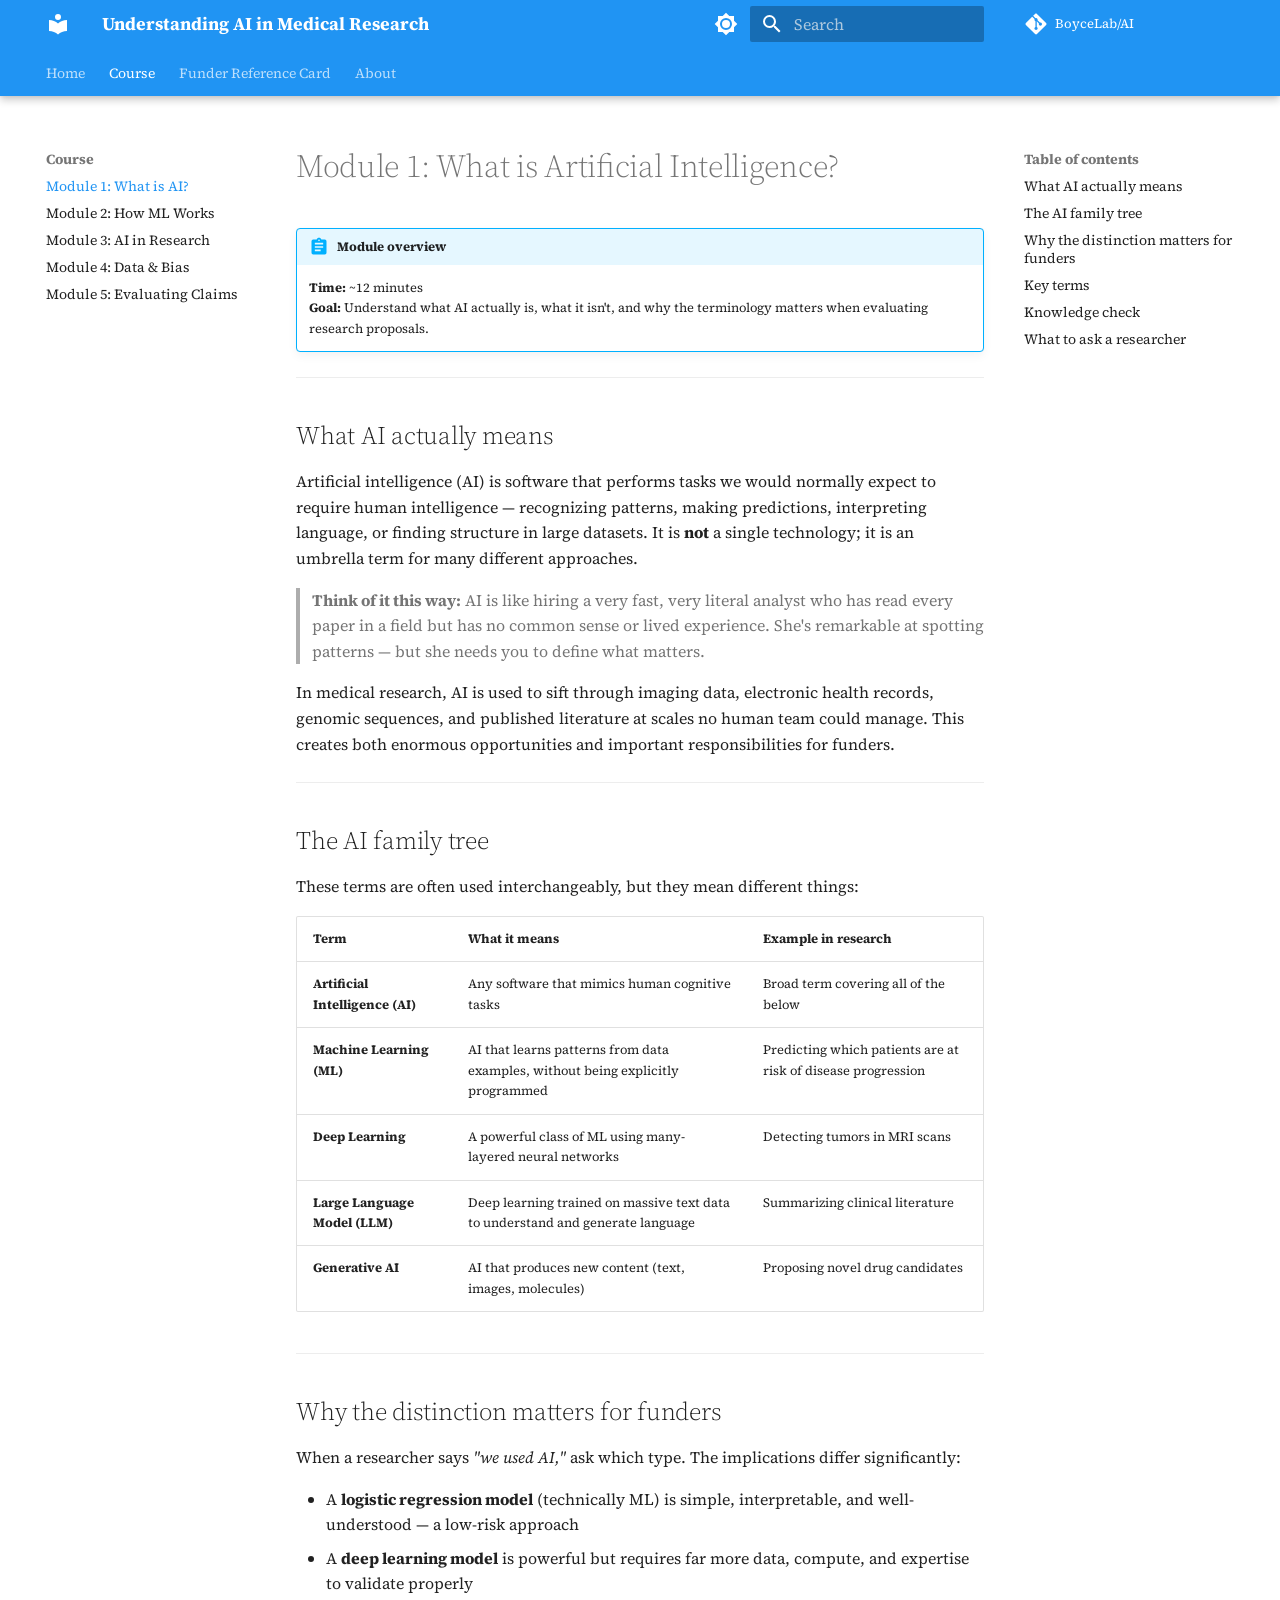
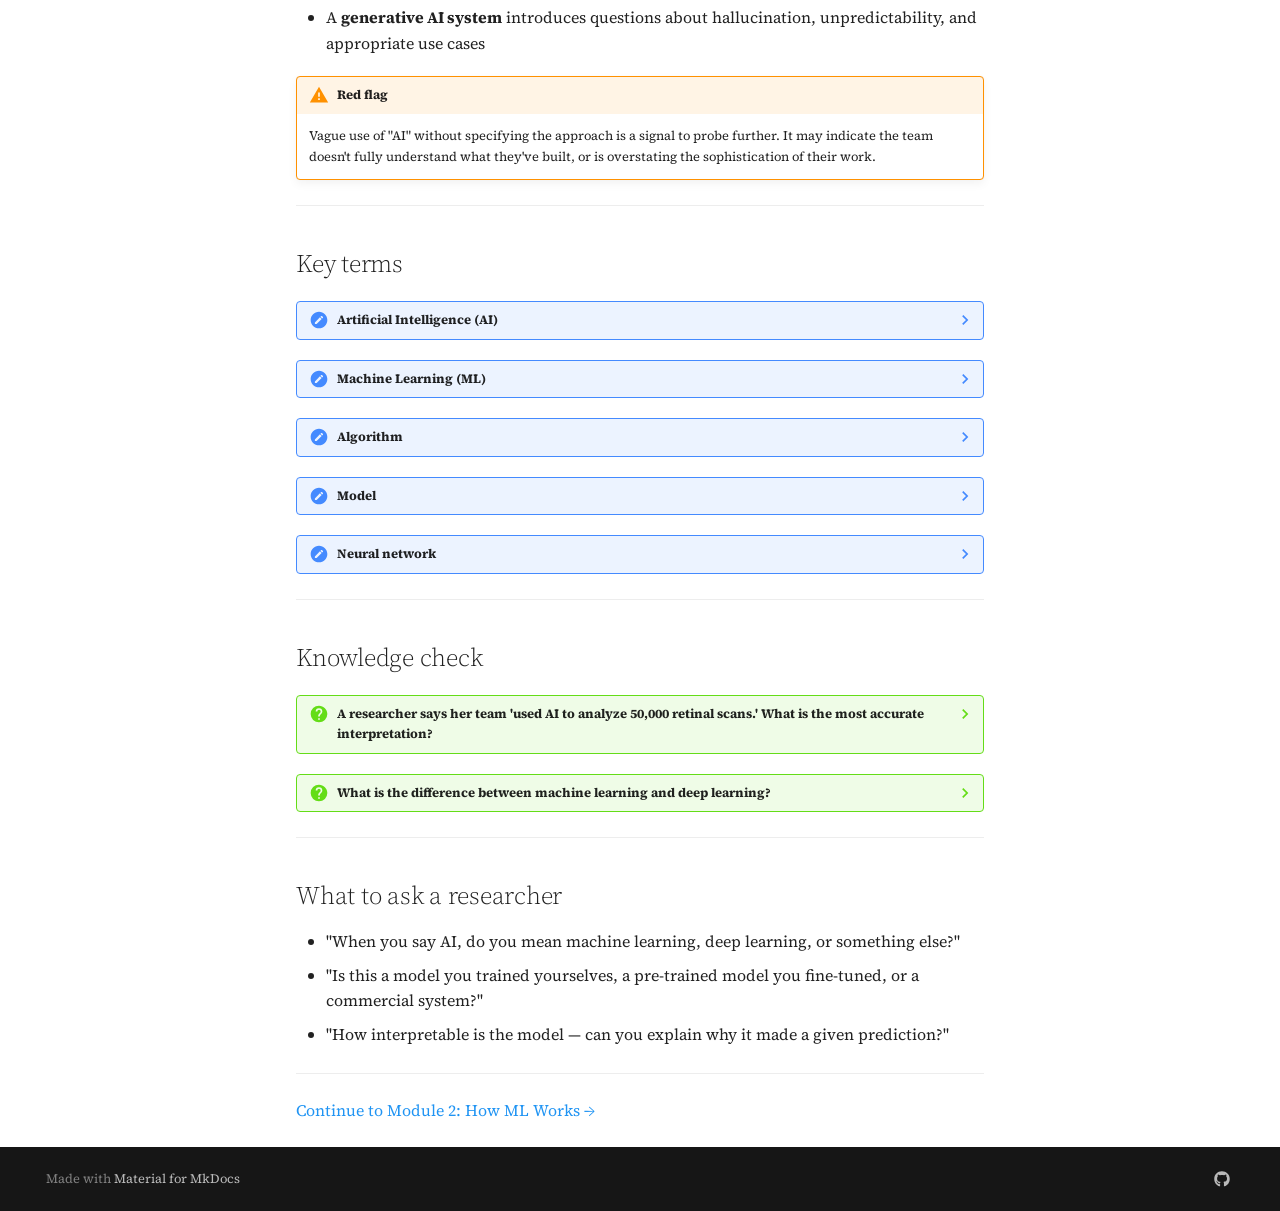
<file: modules/module1/index.html>
<!doctype html>
<html lang="en" class="no-js">
  <head>
    
      <meta charset="utf-8">
      <meta name="viewport" content="width=device-width,initial-scale=1">
      
        <meta name="description" content="A practical guide for patient advocates who fund and evaluate AI-driven science">
      
      
      
        <link rel="canonical" href="https://boycelab.github.io/AI/modules/module1/">
      
      
        <link rel="prev" href="../..">
      
      
        <link rel="next" href="../module2/">
      
      
        
      
      
      <link rel="icon" href="../../assets/images/favicon.png">
      <meta name="generator" content="mkdocs-1.6.1, mkdocs-material-9.7.6">
    
    
      
        <title>Module 1: What is AI? - Understanding AI in Medical Research</title>
      
    
    
      <link rel="stylesheet" href="../../assets/stylesheets/main.484c7ddc.min.css">
      
        
        <link rel="stylesheet" href="../../assets/stylesheets/palette.ab4e12ef.min.css">
      
      


    
    
      
    
    
      
        
        
        <link rel="preconnect" href="https://fonts.gstatic.com" crossorigin>
        <link rel="stylesheet" href="https://fonts.googleapis.com/css?family=Source+Serif+4:300,300i,400,400i,700,700i%7CRoboto+Mono:400,400i,700,700i&display=fallback">
        <style>:root{--md-text-font:"Source Serif 4";--md-code-font:"Roboto Mono"}</style>
      
    
    
      <link rel="stylesheet" href="../../stylesheets/extra.css">
    
    <script>__md_scope=new URL("../..",location),__md_hash=e=>[...e].reduce(((e,_)=>(e<<5)-e+_.charCodeAt(0)),0),__md_get=(e,_=localStorage,t=__md_scope)=>JSON.parse(_.getItem(t.pathname+"."+e)),__md_set=(e,_,t=localStorage,a=__md_scope)=>{try{t.setItem(a.pathname+"."+e,JSON.stringify(_))}catch(e){}}</script>
    
      

    
    
  </head>
  
  
    
    
      
    
    
    
    
    <body dir="ltr" data-md-color-scheme="default" data-md-color-primary="blue" data-md-color-accent="light-blue">
  
    
    <input class="md-toggle" data-md-toggle="drawer" type="checkbox" id="__drawer" autocomplete="off">
    <input class="md-toggle" data-md-toggle="search" type="checkbox" id="__search" autocomplete="off">
    <label class="md-overlay" for="__drawer"></label>
    <div data-md-component="skip">
      
        
        <a href="#module-1-what-is-artificial-intelligence" class="md-skip">
          Skip to content
        </a>
      
    </div>
    <div data-md-component="announce">
      
    </div>
    
    
      

  

<header class="md-header md-header--shadow md-header--lifted" data-md-component="header">
  <nav class="md-header__inner md-grid" aria-label="Header">
    <a href="../.." title="Understanding AI in Medical Research" class="md-header__button md-logo" aria-label="Understanding AI in Medical Research" data-md-component="logo">
      
  
  <svg xmlns="http://www.w3.org/2000/svg" viewBox="0 0 24 24"><path d="M12 8a3 3 0 0 0 3-3 3 3 0 0 0-3-3 3 3 0 0 0-3 3 3 3 0 0 0 3 3m0 3.54C9.64 9.35 6.5 8 3 8v11c3.5 0 6.64 1.35 9 3.54 2.36-2.19 5.5-3.54 9-3.54V8c-3.5 0-6.64 1.35-9 3.54"/></svg>

    </a>
    <label class="md-header__button md-icon" for="__drawer">
      
      <svg xmlns="http://www.w3.org/2000/svg" viewBox="0 0 24 24"><path d="M3 6h18v2H3zm0 5h18v2H3zm0 5h18v2H3z"/></svg>
    </label>
    <div class="md-header__title" data-md-component="header-title">
      <div class="md-header__ellipsis">
        <div class="md-header__topic">
          <span class="md-ellipsis">
            Understanding AI in Medical Research
          </span>
        </div>
        <div class="md-header__topic" data-md-component="header-topic">
          <span class="md-ellipsis">
            
              Module 1: What is AI?
            
          </span>
        </div>
      </div>
    </div>
    
      
        <form class="md-header__option" data-md-component="palette">
  
    
    
    
    <input class="md-option" data-md-color-media="" data-md-color-scheme="default" data-md-color-primary="blue" data-md-color-accent="light-blue"  aria-label="Switch to dark mode"  type="radio" name="__palette" id="__palette_0">
    
      <label class="md-header__button md-icon" title="Switch to dark mode" for="__palette_1" hidden>
        <svg xmlns="http://www.w3.org/2000/svg" viewBox="0 0 24 24"><path d="M12 8a4 4 0 0 0-4 4 4 4 0 0 0 4 4 4 4 0 0 0 4-4 4 4 0 0 0-4-4m0 10a6 6 0 0 1-6-6 6 6 0 0 1 6-6 6 6 0 0 1 6 6 6 6 0 0 1-6 6m8-9.31V4h-4.69L12 .69 8.69 4H4v4.69L.69 12 4 15.31V20h4.69L12 23.31 15.31 20H20v-4.69L23.31 12z"/></svg>
      </label>
    
  
    
    
    
    <input class="md-option" data-md-color-media="" data-md-color-scheme="slate" data-md-color-primary="blue" data-md-color-accent="light-blue"  aria-label="Switch to light mode"  type="radio" name="__palette" id="__palette_1">
    
      <label class="md-header__button md-icon" title="Switch to light mode" for="__palette_0" hidden>
        <svg xmlns="http://www.w3.org/2000/svg" viewBox="0 0 24 24"><path d="M12 18c-.89 0-1.74-.2-2.5-.55C11.56 16.5 13 14.42 13 12s-1.44-4.5-3.5-5.45C10.26 6.2 11.11 6 12 6a6 6 0 0 1 6 6 6 6 0 0 1-6 6m8-9.31V4h-4.69L12 .69 8.69 4H4v4.69L.69 12 4 15.31V20h4.69L12 23.31 15.31 20H20v-4.69L23.31 12z"/></svg>
      </label>
    
  
</form>
      
    
    
      <script>var palette=__md_get("__palette");if(palette&&palette.color){if("(prefers-color-scheme)"===palette.color.media){var media=matchMedia("(prefers-color-scheme: light)"),input=document.querySelector(media.matches?"[data-md-color-media='(prefers-color-scheme: light)']":"[data-md-color-media='(prefers-color-scheme: dark)']");palette.color.media=input.getAttribute("data-md-color-media"),palette.color.scheme=input.getAttribute("data-md-color-scheme"),palette.color.primary=input.getAttribute("data-md-color-primary"),palette.color.accent=input.getAttribute("data-md-color-accent")}for(var[key,value]of Object.entries(palette.color))document.body.setAttribute("data-md-color-"+key,value)}</script>
    
    
    
      
      
        <label class="md-header__button md-icon" for="__search">
          
          <svg xmlns="http://www.w3.org/2000/svg" viewBox="0 0 24 24"><path d="M9.5 3A6.5 6.5 0 0 1 16 9.5c0 1.61-.59 3.09-1.56 4.23l.27.27h.79l5 5-1.5 1.5-5-5v-.79l-.27-.27A6.52 6.52 0 0 1 9.5 16 6.5 6.5 0 0 1 3 9.5 6.5 6.5 0 0 1 9.5 3m0 2C7 5 5 7 5 9.5S7 14 9.5 14 14 12 14 9.5 12 5 9.5 5"/></svg>
        </label>
        <div class="md-search" data-md-component="search" role="dialog">
  <label class="md-search__overlay" for="__search"></label>
  <div class="md-search__inner" role="search">
    <form class="md-search__form" name="search">
      <input type="text" class="md-search__input" name="query" aria-label="Search" placeholder="Search" autocapitalize="off" autocorrect="off" autocomplete="off" spellcheck="false" data-md-component="search-query" required>
      <label class="md-search__icon md-icon" for="__search">
        
        <svg xmlns="http://www.w3.org/2000/svg" viewBox="0 0 24 24"><path d="M9.5 3A6.5 6.5 0 0 1 16 9.5c0 1.61-.59 3.09-1.56 4.23l.27.27h.79l5 5-1.5 1.5-5-5v-.79l-.27-.27A6.52 6.52 0 0 1 9.5 16 6.5 6.5 0 0 1 3 9.5 6.5 6.5 0 0 1 9.5 3m0 2C7 5 5 7 5 9.5S7 14 9.5 14 14 12 14 9.5 12 5 9.5 5"/></svg>
        
        <svg xmlns="http://www.w3.org/2000/svg" viewBox="0 0 24 24"><path d="M20 11v2H8l5.5 5.5-1.42 1.42L4.16 12l7.92-7.92L13.5 5.5 8 11z"/></svg>
      </label>
      <nav class="md-search__options" aria-label="Search">
        
        <button type="reset" class="md-search__icon md-icon" title="Clear" aria-label="Clear" tabindex="-1">
          
          <svg xmlns="http://www.w3.org/2000/svg" viewBox="0 0 24 24"><path d="M19 6.41 17.59 5 12 10.59 6.41 5 5 6.41 10.59 12 5 17.59 6.41 19 12 13.41 17.59 19 19 17.59 13.41 12z"/></svg>
        </button>
      </nav>
      
        <div class="md-search__suggest" data-md-component="search-suggest"></div>
      
    </form>
    <div class="md-search__output">
      <div class="md-search__scrollwrap" tabindex="0" data-md-scrollfix>
        <div class="md-search-result" data-md-component="search-result">
          <div class="md-search-result__meta">
            Initializing search
          </div>
          <ol class="md-search-result__list" role="presentation"></ol>
        </div>
      </div>
    </div>
  </div>
</div>
      
    
    
      <div class="md-header__source">
        <a href="https://github.com/BoyceLab/AI" title="Go to repository" class="md-source" data-md-component="source">
  <div class="md-source__icon md-icon">
    
    <svg xmlns="http://www.w3.org/2000/svg" viewBox="0 0 448 512"><!--! Font Awesome Free 7.1.0 by @fontawesome - https://fontawesome.com License - https://fontawesome.com/license/free (Icons: CC BY 4.0, Fonts: SIL OFL 1.1, Code: MIT License) Copyright 2025 Fonticons, Inc.--><path d="M439.6 236.1 244 40.5c-5.4-5.5-12.8-8.5-20.4-8.5s-15 3-20.4 8.4L162.5 81l51.5 51.5c27.1-9.1 52.7 16.8 43.4 43.7l49.7 49.7c34.2-11.8 61.2 31 35.5 56.7-26.5 26.5-70.2-2.9-56-37.3L240.3 199v121.9c25.3 12.5 22.3 41.8 9.1 55-6.4 6.4-15.2 10.1-24.3 10.1s-17.8-3.6-24.3-10.1c-17.6-17.6-11.1-46.9 11.2-56v-123c-20.8-8.5-24.6-30.7-18.6-45L142.6 101 8.5 235.1C3 240.6 0 247.9 0 255.5s3 15 8.5 20.4l195.6 195.7c5.4 5.4 12.7 8.4 20.4 8.4s15-3 20.4-8.4l194.7-194.7c5.4-5.4 8.4-12.8 8.4-20.4s-3-15-8.4-20.4"/></svg>
  </div>
  <div class="md-source__repository">
    BoyceLab/AI
  </div>
</a>
      </div>
    
  </nav>
  
    
      
<nav class="md-tabs" aria-label="Tabs" data-md-component="tabs">
  <div class="md-grid">
    <ul class="md-tabs__list">
      
        
  
  
  
  
    <li class="md-tabs__item">
      <a href="../.." class="md-tabs__link">
        
  
  
    
  
  Home

      </a>
    </li>
  

      
        
  
  
  
    
  
  
    
    
      <li class="md-tabs__item md-tabs__item--active">
        <a href="./" class="md-tabs__link">
          
  
  
  Course

        </a>
      </li>
    
  

      
        
  
  
  
  
    <li class="md-tabs__item">
      <a href="../../reference/" class="md-tabs__link">
        
  
  
    
  
  Funder Reference Card

      </a>
    </li>
  

      
        
  
  
  
  
    <li class="md-tabs__item">
      <a href="../../about/" class="md-tabs__link">
        
  
  
    
  
  About

      </a>
    </li>
  

      
    </ul>
  </div>
</nav>
    
  
</header>
    
    <div class="md-container" data-md-component="container">
      
      
        
      
      <main class="md-main" data-md-component="main">
        <div class="md-main__inner md-grid">
          
            
              
              <div class="md-sidebar md-sidebar--primary" data-md-component="sidebar" data-md-type="navigation" >
                <div class="md-sidebar__scrollwrap">
                  <div class="md-sidebar__inner">
                    


  


<nav class="md-nav md-nav--primary md-nav--lifted" aria-label="Navigation" data-md-level="0">
  <label class="md-nav__title" for="__drawer">
    <a href="../.." title="Understanding AI in Medical Research" class="md-nav__button md-logo" aria-label="Understanding AI in Medical Research" data-md-component="logo">
      
  
  <svg xmlns="http://www.w3.org/2000/svg" viewBox="0 0 24 24"><path d="M12 8a3 3 0 0 0 3-3 3 3 0 0 0-3-3 3 3 0 0 0-3 3 3 3 0 0 0 3 3m0 3.54C9.64 9.35 6.5 8 3 8v11c3.5 0 6.64 1.35 9 3.54 2.36-2.19 5.5-3.54 9-3.54V8c-3.5 0-6.64 1.35-9 3.54"/></svg>

    </a>
    Understanding AI in Medical Research
  </label>
  
    <div class="md-nav__source">
      <a href="https://github.com/BoyceLab/AI" title="Go to repository" class="md-source" data-md-component="source">
  <div class="md-source__icon md-icon">
    
    <svg xmlns="http://www.w3.org/2000/svg" viewBox="0 0 448 512"><!--! Font Awesome Free 7.1.0 by @fontawesome - https://fontawesome.com License - https://fontawesome.com/license/free (Icons: CC BY 4.0, Fonts: SIL OFL 1.1, Code: MIT License) Copyright 2025 Fonticons, Inc.--><path d="M439.6 236.1 244 40.5c-5.4-5.5-12.8-8.5-20.4-8.5s-15 3-20.4 8.4L162.5 81l51.5 51.5c27.1-9.1 52.7 16.8 43.4 43.7l49.7 49.7c34.2-11.8 61.2 31 35.5 56.7-26.5 26.5-70.2-2.9-56-37.3L240.3 199v121.9c25.3 12.5 22.3 41.8 9.1 55-6.4 6.4-15.2 10.1-24.3 10.1s-17.8-3.6-24.3-10.1c-17.6-17.6-11.1-46.9 11.2-56v-123c-20.8-8.5-24.6-30.7-18.6-45L142.6 101 8.5 235.1C3 240.6 0 247.9 0 255.5s3 15 8.5 20.4l195.6 195.7c5.4 5.4 12.7 8.4 20.4 8.4s15-3 20.4-8.4l194.7-194.7c5.4-5.4 8.4-12.8 8.4-20.4s-3-15-8.4-20.4"/></svg>
  </div>
  <div class="md-source__repository">
    BoyceLab/AI
  </div>
</a>
    </div>
  
  <ul class="md-nav__list" data-md-scrollfix>
    
      
      
  
  
  
  
    <li class="md-nav__item">
      <a href="../.." class="md-nav__link">
        
  
  
  <span class="md-ellipsis">
    
  
    Home
  

    
  </span>
  
  

      </a>
    </li>
  

    
      
      
  
  
    
  
  
  
    
    
    
    
      
        
        
      
      
        
      
    
    
    <li class="md-nav__item md-nav__item--active md-nav__item--section md-nav__item--nested">
      
        
        
        <input class="md-nav__toggle md-toggle " type="checkbox" id="__nav_2" checked>
        
          
          <label class="md-nav__link" for="__nav_2" id="__nav_2_label" tabindex="">
            
  
  
  <span class="md-ellipsis">
    
  
    Course
  

    
  </span>
  
  

            <span class="md-nav__icon md-icon"></span>
          </label>
        
        <nav class="md-nav" data-md-level="1" aria-labelledby="__nav_2_label" aria-expanded="true">
          <label class="md-nav__title" for="__nav_2">
            <span class="md-nav__icon md-icon"></span>
            
  
    Course
  

          </label>
          <ul class="md-nav__list" data-md-scrollfix>
            
              
                
  
  
    
  
  
  
    <li class="md-nav__item md-nav__item--active">
      
      <input class="md-nav__toggle md-toggle" type="checkbox" id="__toc">
      
      
        
      
      
        <label class="md-nav__link md-nav__link--active" for="__toc">
          
  
  
  <span class="md-ellipsis">
    
  
    Module 1: What is AI?
  

    
  </span>
  
  

          <span class="md-nav__icon md-icon"></span>
        </label>
      
      <a href="./" class="md-nav__link md-nav__link--active">
        
  
  
  <span class="md-ellipsis">
    
  
    Module 1: What is AI?
  

    
  </span>
  
  

      </a>
      
        

<nav class="md-nav md-nav--secondary" aria-label="Table of contents">
  
  
  
    
  
  
    <label class="md-nav__title" for="__toc">
      <span class="md-nav__icon md-icon"></span>
      Table of contents
    </label>
    <ul class="md-nav__list" data-md-component="toc" data-md-scrollfix>
      
        <li class="md-nav__item">
  <a href="#what-ai-actually-means" class="md-nav__link">
    <span class="md-ellipsis">
      
        What AI actually means
      
    </span>
  </a>
  
</li>
      
        <li class="md-nav__item">
  <a href="#the-ai-family-tree" class="md-nav__link">
    <span class="md-ellipsis">
      
        The AI family tree
      
    </span>
  </a>
  
</li>
      
        <li class="md-nav__item">
  <a href="#why-the-distinction-matters-for-funders" class="md-nav__link">
    <span class="md-ellipsis">
      
        Why the distinction matters for funders
      
    </span>
  </a>
  
</li>
      
        <li class="md-nav__item">
  <a href="#key-terms" class="md-nav__link">
    <span class="md-ellipsis">
      
        Key terms
      
    </span>
  </a>
  
</li>
      
        <li class="md-nav__item">
  <a href="#knowledge-check" class="md-nav__link">
    <span class="md-ellipsis">
      
        Knowledge check
      
    </span>
  </a>
  
</li>
      
        <li class="md-nav__item">
  <a href="#what-to-ask-a-researcher" class="md-nav__link">
    <span class="md-ellipsis">
      
        What to ask a researcher
      
    </span>
  </a>
  
</li>
      
    </ul>
  
</nav>
      
    </li>
  

              
            
              
                
  
  
  
  
    <li class="md-nav__item">
      <a href="../module2/" class="md-nav__link">
        
  
  
  <span class="md-ellipsis">
    
  
    Module 2: How ML Works
  

    
  </span>
  
  

      </a>
    </li>
  

              
            
              
                
  
  
  
  
    <li class="md-nav__item">
      <a href="../module3/" class="md-nav__link">
        
  
  
  <span class="md-ellipsis">
    
  
    Module 3: AI in Research
  

    
  </span>
  
  

      </a>
    </li>
  

              
            
              
                
  
  
  
  
    <li class="md-nav__item">
      <a href="../module4/" class="md-nav__link">
        
  
  
  <span class="md-ellipsis">
    
  
    Module 4: Data & Bias
  

    
  </span>
  
  

      </a>
    </li>
  

              
            
              
                
  
  
  
  
    <li class="md-nav__item">
      <a href="../module5/" class="md-nav__link">
        
  
  
  <span class="md-ellipsis">
    
  
    Module 5: Evaluating Claims
  

    
  </span>
  
  

      </a>
    </li>
  

              
            
          </ul>
        </nav>
      
    </li>
  

    
      
      
  
  
  
  
    <li class="md-nav__item">
      <a href="../../reference/" class="md-nav__link">
        
  
  
  <span class="md-ellipsis">
    
  
    Funder Reference Card
  

    
  </span>
  
  

      </a>
    </li>
  

    
      
      
  
  
  
  
    <li class="md-nav__item">
      <a href="../../about/" class="md-nav__link">
        
  
  
  <span class="md-ellipsis">
    
  
    About
  

    
  </span>
  
  

      </a>
    </li>
  

    
  </ul>
</nav>
                  </div>
                </div>
              </div>
            
            
              
              <div class="md-sidebar md-sidebar--secondary" data-md-component="sidebar" data-md-type="toc" >
                <div class="md-sidebar__scrollwrap">
                  <div class="md-sidebar__inner">
                    

<nav class="md-nav md-nav--secondary" aria-label="Table of contents">
  
  
  
    
  
  
    <label class="md-nav__title" for="__toc">
      <span class="md-nav__icon md-icon"></span>
      Table of contents
    </label>
    <ul class="md-nav__list" data-md-component="toc" data-md-scrollfix>
      
        <li class="md-nav__item">
  <a href="#what-ai-actually-means" class="md-nav__link">
    <span class="md-ellipsis">
      
        What AI actually means
      
    </span>
  </a>
  
</li>
      
        <li class="md-nav__item">
  <a href="#the-ai-family-tree" class="md-nav__link">
    <span class="md-ellipsis">
      
        The AI family tree
      
    </span>
  </a>
  
</li>
      
        <li class="md-nav__item">
  <a href="#why-the-distinction-matters-for-funders" class="md-nav__link">
    <span class="md-ellipsis">
      
        Why the distinction matters for funders
      
    </span>
  </a>
  
</li>
      
        <li class="md-nav__item">
  <a href="#key-terms" class="md-nav__link">
    <span class="md-ellipsis">
      
        Key terms
      
    </span>
  </a>
  
</li>
      
        <li class="md-nav__item">
  <a href="#knowledge-check" class="md-nav__link">
    <span class="md-ellipsis">
      
        Knowledge check
      
    </span>
  </a>
  
</li>
      
        <li class="md-nav__item">
  <a href="#what-to-ask-a-researcher" class="md-nav__link">
    <span class="md-ellipsis">
      
        What to ask a researcher
      
    </span>
  </a>
  
</li>
      
    </ul>
  
</nav>
                  </div>
                </div>
              </div>
            
          
          
            <div class="md-content" data-md-component="content">
              
              <article class="md-content__inner md-typeset">
                
                  


  
  


<h1 id="module-1-what-is-artificial-intelligence">Module 1: What is Artificial Intelligence?<a class="headerlink" href="#module-1-what-is-artificial-intelligence" title="Permanent link">&para;</a></h1>
<div class="admonition abstract">
<p class="admonition-title">Module overview</p>
<p><strong>Time:</strong> ~12 minutes<br />
<strong>Goal:</strong> Understand what AI actually is, what it isn't, and why the terminology matters when evaluating research proposals.</p>
</div>
<hr />
<h2 id="what-ai-actually-means">What AI actually means<a class="headerlink" href="#what-ai-actually-means" title="Permanent link">&para;</a></h2>
<p>Artificial intelligence (AI) is software that performs tasks we would normally expect to require human intelligence — recognizing patterns, making predictions, interpreting language, or finding structure in large datasets. It is <strong>not</strong> a single technology; it is an umbrella term for many different approaches.</p>
<blockquote>
<p><strong>Think of it this way:</strong> AI is like hiring a very fast, very literal analyst who has read every paper in a field but has no common sense or lived experience. She's remarkable at spotting patterns — but she needs you to define what matters.</p>
</blockquote>
<p>In medical research, AI is used to sift through imaging data, electronic health records, genomic sequences, and published literature at scales no human team could manage. This creates both enormous opportunities and important responsibilities for funders.</p>
<hr />
<h2 id="the-ai-family-tree">The AI family tree<a class="headerlink" href="#the-ai-family-tree" title="Permanent link">&para;</a></h2>
<p>These terms are often used interchangeably, but they mean different things:</p>
<table>
<thead>
<tr>
<th>Term</th>
<th>What it means</th>
<th>Example in research</th>
</tr>
</thead>
<tbody>
<tr>
<td><strong>Artificial Intelligence (AI)</strong></td>
<td>Any software that mimics human cognitive tasks</td>
<td>Broad term covering all of the below</td>
</tr>
<tr>
<td><strong>Machine Learning (ML)</strong></td>
<td>AI that learns patterns from data examples, without being explicitly programmed</td>
<td>Predicting which patients are at risk of disease progression</td>
</tr>
<tr>
<td><strong>Deep Learning</strong></td>
<td>A powerful class of ML using many-layered neural networks</td>
<td>Detecting tumors in MRI scans</td>
</tr>
<tr>
<td><strong>Large Language Model (LLM)</strong></td>
<td>Deep learning trained on massive text data to understand and generate language</td>
<td>Summarizing clinical literature</td>
</tr>
<tr>
<td><strong>Generative AI</strong></td>
<td>AI that produces new content (text, images, molecules)</td>
<td>Proposing novel drug candidates</td>
</tr>
</tbody>
</table>
<hr />
<h2 id="why-the-distinction-matters-for-funders">Why the distinction matters for funders<a class="headerlink" href="#why-the-distinction-matters-for-funders" title="Permanent link">&para;</a></h2>
<p>When a researcher says <em>"we used AI,"</em> ask which type. The implications differ significantly:</p>
<ul>
<li>A <strong>logistic regression model</strong> (technically ML) is simple, interpretable, and well-understood — a low-risk approach</li>
<li>A <strong>deep learning model</strong> is powerful but requires far more data, compute, and expertise to validate properly</li>
<li>A <strong>generative AI system</strong> introduces questions about hallucination, unpredictability, and appropriate use cases</li>
</ul>
<div class="admonition warning">
<p class="admonition-title">Red flag</p>
<p>Vague use of "AI" without specifying the approach is a signal to probe further. It may indicate the team doesn't fully understand what they've built, or is overstating the sophistication of their work.</p>
</div>
<hr />
<h2 id="key-terms">Key terms<a class="headerlink" href="#key-terms" title="Permanent link">&para;</a></h2>
<details class="note">
<summary>Artificial Intelligence (AI)</summary>
<p>Software systems that perform tasks requiring human-like cognition — pattern recognition, prediction, language understanding. In research, AI usually means statistical or deep learning models trained on large datasets.</p>
</details>
<details class="note">
<summary>Machine Learning (ML)</summary>
<p>A subset of AI in which systems learn from data examples rather than following explicit rules. Instead of programming "if X then Y," you show the system thousands of examples and it discovers the patterns itself.</p>
</details>
<details class="note">
<summary>Algorithm</summary>
<p>A set of instructions a computer follows. In AI, algorithms define how a model learns from data and makes predictions. Not magic — a well-defined mathematical procedure.</p>
</details>
<details class="note">
<summary>Model</summary>
<p>The trained product of a machine learning process. A model takes in new data and outputs a prediction or classification. Think of it as the recipe the algorithm discovered from examples.</p>
</details>
<details class="note">
<summary>Neural network</summary>
<p>A computational structure loosely inspired by the brain, consisting of layers of mathematical nodes that transform inputs into outputs. Deep learning uses neural networks with many layers.</p>
</details>
<hr />
<h2 id="knowledge-check">Knowledge check<a class="headerlink" href="#knowledge-check" title="Permanent link">&para;</a></h2>
<details class="question">
<summary>A researcher says her team 'used AI to analyze 50,000 retinal scans.' What is the most accurate interpretation?</summary>
<p><strong>Correct answer:</strong> A trained model found patterns across thousands of images — likely flagging abnormalities for expert review.</p>
<p>AI doesn't replace expert review; it flags candidates for human experts to confirm. A robot didn't physically review each scan, and this is far more sophisticated than a simple keyword search.</p>
</details>
<details class="question">
<summary>What is the difference between machine learning and deep learning?</summary>
<p>Deep learning is a specific type of machine learning that uses many-layered neural networks. It is especially powerful for images, audio, and text, but requires very large datasets and significant computing resources to train properly. Not all machine learning is deep learning.</p>
</details>
<hr />
<h2 id="what-to-ask-a-researcher">What to ask a researcher<a class="headerlink" href="#what-to-ask-a-researcher" title="Permanent link">&para;</a></h2>
<ul>
<li>"When you say AI, do you mean machine learning, deep learning, or something else?"</li>
<li>"Is this a model you trained yourselves, a pre-trained model you fine-tuned, or a commercial system?"</li>
<li>"How interpretable is the model — can you explain why it made a given prediction?"</li>
</ul>
<hr />
<p><a href="../module2/">Continue to Module 2: How ML Works →</a></p>












                
              </article>
            </div>
          
          
<script>var target=document.getElementById(location.hash.slice(1));target&&target.name&&(target.checked=target.name.startsWith("__tabbed_"))</script>
        </div>
        
          <button type="button" class="md-top md-icon" data-md-component="top" hidden>
  
  <svg xmlns="http://www.w3.org/2000/svg" viewBox="0 0 24 24"><path d="M13 20h-2V8l-5.5 5.5-1.42-1.42L12 4.16l7.92 7.92-1.42 1.42L13 8z"/></svg>
  Back to top
</button>
        
      </main>
      
        <footer class="md-footer">
  
  <div class="md-footer-meta md-typeset">
    <div class="md-footer-meta__inner md-grid">
      <div class="md-copyright">
  
  
    Made with
    <a href="https://squidfunk.github.io/mkdocs-material/" target="_blank" rel="noopener">
      Material for MkDocs
    </a>
  
</div>
      
        
<div class="md-social">
  
    
    
    
    
      
      
    
    <a href="https://github.com/BoyceLab/AI" target="_blank" rel="noopener" title="github.com" class="md-social__link">
      <svg xmlns="http://www.w3.org/2000/svg" viewBox="0 0 512 512"><!--! Font Awesome Free 7.1.0 by @fontawesome - https://fontawesome.com License - https://fontawesome.com/license/free (Icons: CC BY 4.0, Fonts: SIL OFL 1.1, Code: MIT License) Copyright 2025 Fonticons, Inc.--><path d="M173.9 397.4c0 2-2.3 3.6-5.2 3.6-3.3.3-5.6-1.3-5.6-3.6 0-2 2.3-3.6 5.2-3.6 3-.3 5.6 1.3 5.6 3.6m-31.1-4.5c-.7 2 1.3 4.3 4.3 4.9 2.6 1 5.6 0 6.2-2s-1.3-4.3-4.3-5.2c-2.6-.7-5.5.3-6.2 2.3m44.2-1.7c-2.9.7-4.9 2.6-4.6 4.9.3 2 2.9 3.3 5.9 2.6 2.9-.7 4.9-2.6 4.6-4.6-.3-1.9-3-3.2-5.9-2.9M252.8 8C114.1 8 8 113.3 8 252c0 110.9 69.8 205.8 169.5 239.2 12.8 2.3 17.3-5.6 17.3-12.1 0-6.2-.3-40.4-.3-61.4 0 0-70 15-84.7-29.8 0 0-11.4-29.1-27.8-36.6 0 0-22.9-15.7 1.6-15.4 0 0 24.9 2 38.6 25.8 21.9 38.6 58.6 27.5 72.9 20.9 2.3-16 8.8-27.1 16-33.7-55.9-6.2-112.3-14.3-112.3-110.5 0-27.5 7.6-41.3 23.6-58.9-2.6-6.5-11.1-33.3 2.6-67.9 20.9-6.5 69 27 69 27 20-5.6 41.5-8.5 62.8-8.5s42.8 2.9 62.8 8.5c0 0 48.1-33.6 69-27 13.7 34.7 5.2 61.4 2.6 67.9 16 17.7 25.8 31.5 25.8 58.9 0 96.5-58.9 104.2-114.8 110.5 9.2 7.9 17 22.9 17 46.4 0 33.7-.3 75.4-.3 83.6 0 6.5 4.6 14.4 17.3 12.1C436.2 457.8 504 362.9 504 252 504 113.3 391.5 8 252.8 8M105.2 352.9c-1.3 1-1 3.3.7 5.2 1.6 1.6 3.9 2.3 5.2 1 1.3-1 1-3.3-.7-5.2-1.6-1.6-3.9-2.3-5.2-1m-10.8-8.1c-.7 1.3.3 2.9 2.3 3.9 1.6 1 3.6.7 4.3-.7.7-1.3-.3-2.9-2.3-3.9-2-.6-3.6-.3-4.3.7m32.4 35.6c-1.6 1.3-1 4.3 1.3 6.2 2.3 2.3 5.2 2.6 6.5 1 1.3-1.3.7-4.3-1.3-6.2-2.2-2.3-5.2-2.6-6.5-1m-11.4-14.7c-1.6 1-1.6 3.6 0 5.9s4.3 3.3 5.6 2.3c1.6-1.3 1.6-3.9 0-6.2-1.4-2.3-4-3.3-5.6-2"/></svg>
    </a>
  
</div>
      
    </div>
  </div>
</footer>
      
    </div>
    <div class="md-dialog" data-md-component="dialog">
      <div class="md-dialog__inner md-typeset"></div>
    </div>
    
    
    
      
      
      <script id="__config" type="application/json">{"annotate": null, "base": "../..", "features": ["navigation.tabs", "navigation.tabs.sticky", "navigation.sections", "navigation.top", "search.suggest", "search.highlight", "content.tooltips", "toc.follow"], "search": "../../assets/javascripts/workers/search.2c215733.min.js", "tags": null, "translations": {"clipboard.copied": "Copied to clipboard", "clipboard.copy": "Copy to clipboard", "search.result.more.one": "1 more on this page", "search.result.more.other": "# more on this page", "search.result.none": "No matching documents", "search.result.one": "1 matching document", "search.result.other": "# matching documents", "search.result.placeholder": "Type to start searching", "search.result.term.missing": "Missing", "select.version": "Select version"}, "version": null}</script>
    
    
      <script src="../../assets/javascripts/bundle.79ae519e.min.js"></script>
      
    
  </body>
</html>
</file>
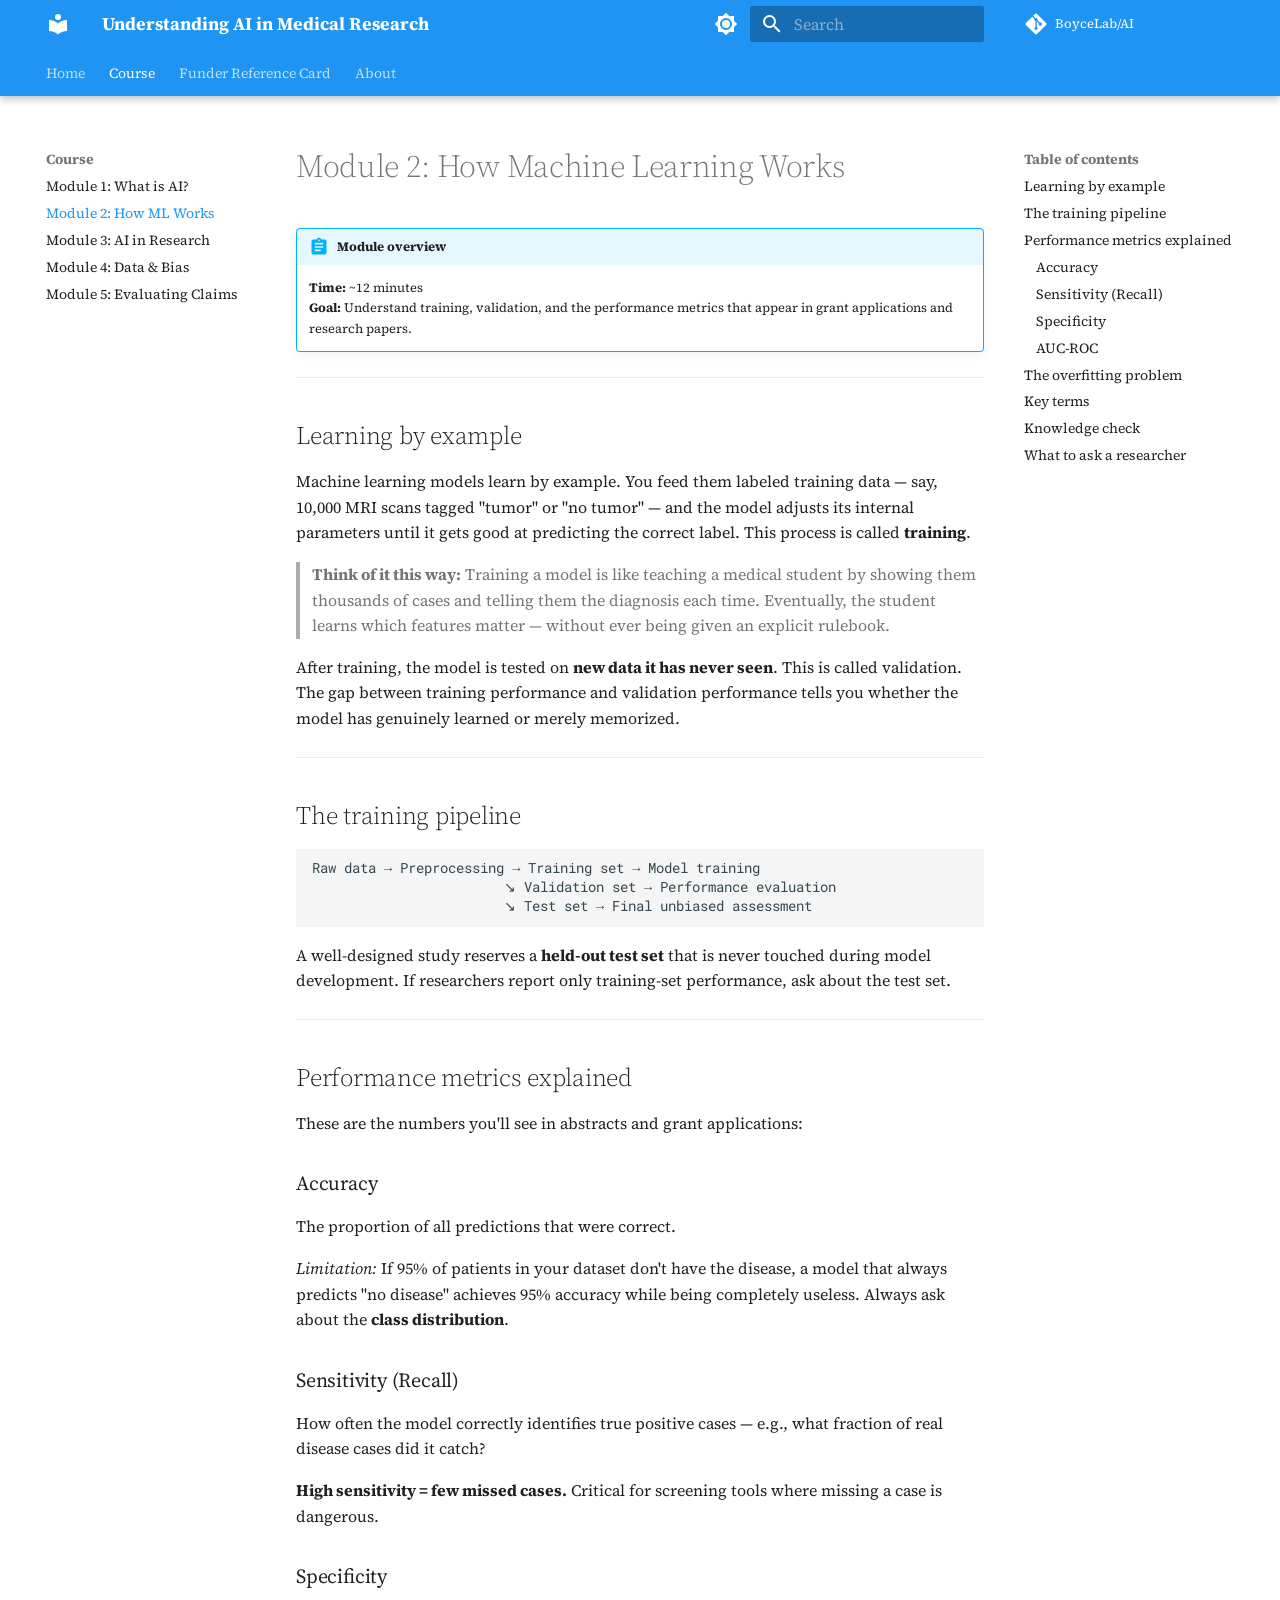
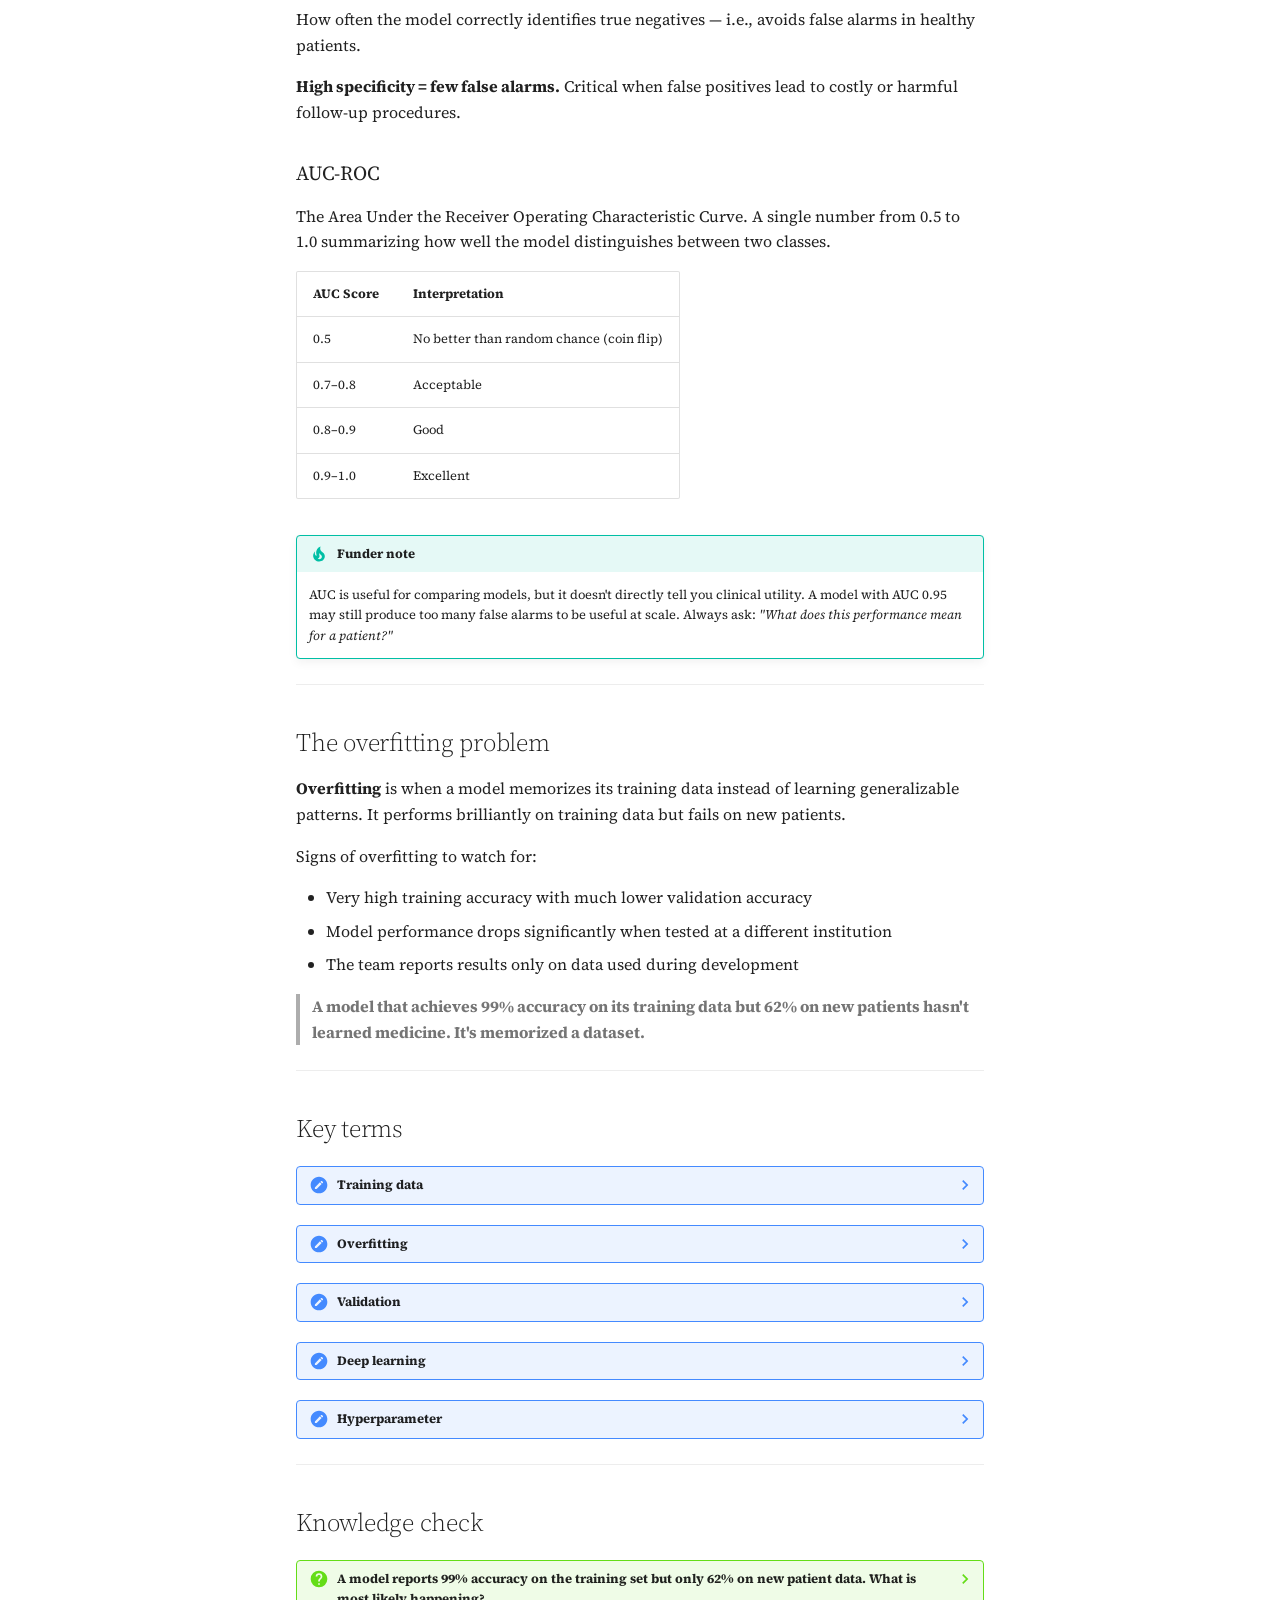
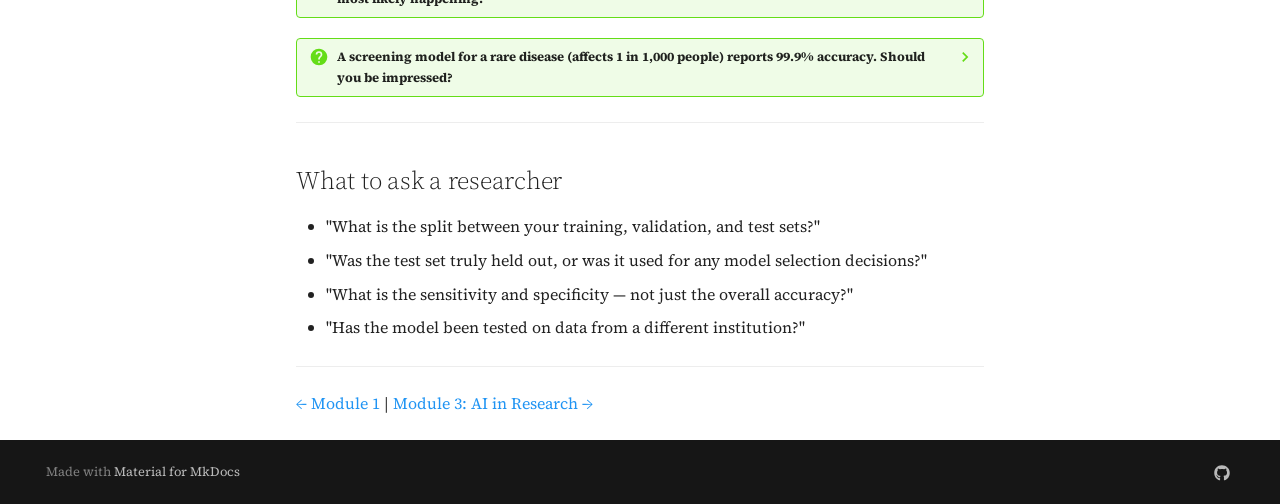
<file: modules/module2/index.html>
<!doctype html>
<html lang="en" class="no-js">
  <head>
    
      <meta charset="utf-8">
      <meta name="viewport" content="width=device-width,initial-scale=1">
      
        <meta name="description" content="A practical guide for patient advocates who fund and evaluate AI-driven science">
      
      
      
        <link rel="canonical" href="https://boycelab.github.io/AI/modules/module2/">
      
      
        <link rel="prev" href="../module1/">
      
      
        <link rel="next" href="../module3/">
      
      
        
      
      
      <link rel="icon" href="../../assets/images/favicon.png">
      <meta name="generator" content="mkdocs-1.6.1, mkdocs-material-9.7.6">
    
    
      
        <title>Module 2: How ML Works - Understanding AI in Medical Research</title>
      
    
    
      <link rel="stylesheet" href="../../assets/stylesheets/main.484c7ddc.min.css">
      
        
        <link rel="stylesheet" href="../../assets/stylesheets/palette.ab4e12ef.min.css">
      
      


    
    
      
    
    
      
        
        
        <link rel="preconnect" href="https://fonts.gstatic.com" crossorigin>
        <link rel="stylesheet" href="https://fonts.googleapis.com/css?family=Source+Serif+4:300,300i,400,400i,700,700i%7CRoboto+Mono:400,400i,700,700i&display=fallback">
        <style>:root{--md-text-font:"Source Serif 4";--md-code-font:"Roboto Mono"}</style>
      
    
    
      <link rel="stylesheet" href="../../stylesheets/extra.css">
    
    <script>__md_scope=new URL("../..",location),__md_hash=e=>[...e].reduce(((e,_)=>(e<<5)-e+_.charCodeAt(0)),0),__md_get=(e,_=localStorage,t=__md_scope)=>JSON.parse(_.getItem(t.pathname+"."+e)),__md_set=(e,_,t=localStorage,a=__md_scope)=>{try{t.setItem(a.pathname+"."+e,JSON.stringify(_))}catch(e){}}</script>
    
      

    
    
  </head>
  
  
    
    
      
    
    
    
    
    <body dir="ltr" data-md-color-scheme="default" data-md-color-primary="blue" data-md-color-accent="light-blue">
  
    
    <input class="md-toggle" data-md-toggle="drawer" type="checkbox" id="__drawer" autocomplete="off">
    <input class="md-toggle" data-md-toggle="search" type="checkbox" id="__search" autocomplete="off">
    <label class="md-overlay" for="__drawer"></label>
    <div data-md-component="skip">
      
        
        <a href="#module-2-how-machine-learning-works" class="md-skip">
          Skip to content
        </a>
      
    </div>
    <div data-md-component="announce">
      
    </div>
    
    
      

  

<header class="md-header md-header--shadow md-header--lifted" data-md-component="header">
  <nav class="md-header__inner md-grid" aria-label="Header">
    <a href="../.." title="Understanding AI in Medical Research" class="md-header__button md-logo" aria-label="Understanding AI in Medical Research" data-md-component="logo">
      
  
  <svg xmlns="http://www.w3.org/2000/svg" viewBox="0 0 24 24"><path d="M12 8a3 3 0 0 0 3-3 3 3 0 0 0-3-3 3 3 0 0 0-3 3 3 3 0 0 0 3 3m0 3.54C9.64 9.35 6.5 8 3 8v11c3.5 0 6.64 1.35 9 3.54 2.36-2.19 5.5-3.54 9-3.54V8c-3.5 0-6.64 1.35-9 3.54"/></svg>

    </a>
    <label class="md-header__button md-icon" for="__drawer">
      
      <svg xmlns="http://www.w3.org/2000/svg" viewBox="0 0 24 24"><path d="M3 6h18v2H3zm0 5h18v2H3zm0 5h18v2H3z"/></svg>
    </label>
    <div class="md-header__title" data-md-component="header-title">
      <div class="md-header__ellipsis">
        <div class="md-header__topic">
          <span class="md-ellipsis">
            Understanding AI in Medical Research
          </span>
        </div>
        <div class="md-header__topic" data-md-component="header-topic">
          <span class="md-ellipsis">
            
              Module 2: How ML Works
            
          </span>
        </div>
      </div>
    </div>
    
      
        <form class="md-header__option" data-md-component="palette">
  
    
    
    
    <input class="md-option" data-md-color-media="" data-md-color-scheme="default" data-md-color-primary="blue" data-md-color-accent="light-blue"  aria-label="Switch to dark mode"  type="radio" name="__palette" id="__palette_0">
    
      <label class="md-header__button md-icon" title="Switch to dark mode" for="__palette_1" hidden>
        <svg xmlns="http://www.w3.org/2000/svg" viewBox="0 0 24 24"><path d="M12 8a4 4 0 0 0-4 4 4 4 0 0 0 4 4 4 4 0 0 0 4-4 4 4 0 0 0-4-4m0 10a6 6 0 0 1-6-6 6 6 0 0 1 6-6 6 6 0 0 1 6 6 6 6 0 0 1-6 6m8-9.31V4h-4.69L12 .69 8.69 4H4v4.69L.69 12 4 15.31V20h4.69L12 23.31 15.31 20H20v-4.69L23.31 12z"/></svg>
      </label>
    
  
    
    
    
    <input class="md-option" data-md-color-media="" data-md-color-scheme="slate" data-md-color-primary="blue" data-md-color-accent="light-blue"  aria-label="Switch to light mode"  type="radio" name="__palette" id="__palette_1">
    
      <label class="md-header__button md-icon" title="Switch to light mode" for="__palette_0" hidden>
        <svg xmlns="http://www.w3.org/2000/svg" viewBox="0 0 24 24"><path d="M12 18c-.89 0-1.74-.2-2.5-.55C11.56 16.5 13 14.42 13 12s-1.44-4.5-3.5-5.45C10.26 6.2 11.11 6 12 6a6 6 0 0 1 6 6 6 6 0 0 1-6 6m8-9.31V4h-4.69L12 .69 8.69 4H4v4.69L.69 12 4 15.31V20h4.69L12 23.31 15.31 20H20v-4.69L23.31 12z"/></svg>
      </label>
    
  
</form>
      
    
    
      <script>var palette=__md_get("__palette");if(palette&&palette.color){if("(prefers-color-scheme)"===palette.color.media){var media=matchMedia("(prefers-color-scheme: light)"),input=document.querySelector(media.matches?"[data-md-color-media='(prefers-color-scheme: light)']":"[data-md-color-media='(prefers-color-scheme: dark)']");palette.color.media=input.getAttribute("data-md-color-media"),palette.color.scheme=input.getAttribute("data-md-color-scheme"),palette.color.primary=input.getAttribute("data-md-color-primary"),palette.color.accent=input.getAttribute("data-md-color-accent")}for(var[key,value]of Object.entries(palette.color))document.body.setAttribute("data-md-color-"+key,value)}</script>
    
    
    
      
      
        <label class="md-header__button md-icon" for="__search">
          
          <svg xmlns="http://www.w3.org/2000/svg" viewBox="0 0 24 24"><path d="M9.5 3A6.5 6.5 0 0 1 16 9.5c0 1.61-.59 3.09-1.56 4.23l.27.27h.79l5 5-1.5 1.5-5-5v-.79l-.27-.27A6.52 6.52 0 0 1 9.5 16 6.5 6.5 0 0 1 3 9.5 6.5 6.5 0 0 1 9.5 3m0 2C7 5 5 7 5 9.5S7 14 9.5 14 14 12 14 9.5 12 5 9.5 5"/></svg>
        </label>
        <div class="md-search" data-md-component="search" role="dialog">
  <label class="md-search__overlay" for="__search"></label>
  <div class="md-search__inner" role="search">
    <form class="md-search__form" name="search">
      <input type="text" class="md-search__input" name="query" aria-label="Search" placeholder="Search" autocapitalize="off" autocorrect="off" autocomplete="off" spellcheck="false" data-md-component="search-query" required>
      <label class="md-search__icon md-icon" for="__search">
        
        <svg xmlns="http://www.w3.org/2000/svg" viewBox="0 0 24 24"><path d="M9.5 3A6.5 6.5 0 0 1 16 9.5c0 1.61-.59 3.09-1.56 4.23l.27.27h.79l5 5-1.5 1.5-5-5v-.79l-.27-.27A6.52 6.52 0 0 1 9.5 16 6.5 6.5 0 0 1 3 9.5 6.5 6.5 0 0 1 9.5 3m0 2C7 5 5 7 5 9.5S7 14 9.5 14 14 12 14 9.5 12 5 9.5 5"/></svg>
        
        <svg xmlns="http://www.w3.org/2000/svg" viewBox="0 0 24 24"><path d="M20 11v2H8l5.5 5.5-1.42 1.42L4.16 12l7.92-7.92L13.5 5.5 8 11z"/></svg>
      </label>
      <nav class="md-search__options" aria-label="Search">
        
        <button type="reset" class="md-search__icon md-icon" title="Clear" aria-label="Clear" tabindex="-1">
          
          <svg xmlns="http://www.w3.org/2000/svg" viewBox="0 0 24 24"><path d="M19 6.41 17.59 5 12 10.59 6.41 5 5 6.41 10.59 12 5 17.59 6.41 19 12 13.41 17.59 19 19 17.59 13.41 12z"/></svg>
        </button>
      </nav>
      
        <div class="md-search__suggest" data-md-component="search-suggest"></div>
      
    </form>
    <div class="md-search__output">
      <div class="md-search__scrollwrap" tabindex="0" data-md-scrollfix>
        <div class="md-search-result" data-md-component="search-result">
          <div class="md-search-result__meta">
            Initializing search
          </div>
          <ol class="md-search-result__list" role="presentation"></ol>
        </div>
      </div>
    </div>
  </div>
</div>
      
    
    
      <div class="md-header__source">
        <a href="https://github.com/BoyceLab/AI" title="Go to repository" class="md-source" data-md-component="source">
  <div class="md-source__icon md-icon">
    
    <svg xmlns="http://www.w3.org/2000/svg" viewBox="0 0 448 512"><!--! Font Awesome Free 7.1.0 by @fontawesome - https://fontawesome.com License - https://fontawesome.com/license/free (Icons: CC BY 4.0, Fonts: SIL OFL 1.1, Code: MIT License) Copyright 2025 Fonticons, Inc.--><path d="M439.6 236.1 244 40.5c-5.4-5.5-12.8-8.5-20.4-8.5s-15 3-20.4 8.4L162.5 81l51.5 51.5c27.1-9.1 52.7 16.8 43.4 43.7l49.7 49.7c34.2-11.8 61.2 31 35.5 56.7-26.5 26.5-70.2-2.9-56-37.3L240.3 199v121.9c25.3 12.5 22.3 41.8 9.1 55-6.4 6.4-15.2 10.1-24.3 10.1s-17.8-3.6-24.3-10.1c-17.6-17.6-11.1-46.9 11.2-56v-123c-20.8-8.5-24.6-30.7-18.6-45L142.6 101 8.5 235.1C3 240.6 0 247.9 0 255.5s3 15 8.5 20.4l195.6 195.7c5.4 5.4 12.7 8.4 20.4 8.4s15-3 20.4-8.4l194.7-194.7c5.4-5.4 8.4-12.8 8.4-20.4s-3-15-8.4-20.4"/></svg>
  </div>
  <div class="md-source__repository">
    BoyceLab/AI
  </div>
</a>
      </div>
    
  </nav>
  
    
      
<nav class="md-tabs" aria-label="Tabs" data-md-component="tabs">
  <div class="md-grid">
    <ul class="md-tabs__list">
      
        
  
  
  
  
    <li class="md-tabs__item">
      <a href="../.." class="md-tabs__link">
        
  
  
    
  
  Home

      </a>
    </li>
  

      
        
  
  
  
    
  
  
    
    
      <li class="md-tabs__item md-tabs__item--active">
        <a href="../module1/" class="md-tabs__link">
          
  
  
  Course

        </a>
      </li>
    
  

      
        
  
  
  
  
    <li class="md-tabs__item">
      <a href="../../reference/" class="md-tabs__link">
        
  
  
    
  
  Funder Reference Card

      </a>
    </li>
  

      
        
  
  
  
  
    <li class="md-tabs__item">
      <a href="../../about/" class="md-tabs__link">
        
  
  
    
  
  About

      </a>
    </li>
  

      
    </ul>
  </div>
</nav>
    
  
</header>
    
    <div class="md-container" data-md-component="container">
      
      
        
      
      <main class="md-main" data-md-component="main">
        <div class="md-main__inner md-grid">
          
            
              
              <div class="md-sidebar md-sidebar--primary" data-md-component="sidebar" data-md-type="navigation" >
                <div class="md-sidebar__scrollwrap">
                  <div class="md-sidebar__inner">
                    


  


<nav class="md-nav md-nav--primary md-nav--lifted" aria-label="Navigation" data-md-level="0">
  <label class="md-nav__title" for="__drawer">
    <a href="../.." title="Understanding AI in Medical Research" class="md-nav__button md-logo" aria-label="Understanding AI in Medical Research" data-md-component="logo">
      
  
  <svg xmlns="http://www.w3.org/2000/svg" viewBox="0 0 24 24"><path d="M12 8a3 3 0 0 0 3-3 3 3 0 0 0-3-3 3 3 0 0 0-3 3 3 3 0 0 0 3 3m0 3.54C9.64 9.35 6.5 8 3 8v11c3.5 0 6.64 1.35 9 3.54 2.36-2.19 5.5-3.54 9-3.54V8c-3.5 0-6.64 1.35-9 3.54"/></svg>

    </a>
    Understanding AI in Medical Research
  </label>
  
    <div class="md-nav__source">
      <a href="https://github.com/BoyceLab/AI" title="Go to repository" class="md-source" data-md-component="source">
  <div class="md-source__icon md-icon">
    
    <svg xmlns="http://www.w3.org/2000/svg" viewBox="0 0 448 512"><!--! Font Awesome Free 7.1.0 by @fontawesome - https://fontawesome.com License - https://fontawesome.com/license/free (Icons: CC BY 4.0, Fonts: SIL OFL 1.1, Code: MIT License) Copyright 2025 Fonticons, Inc.--><path d="M439.6 236.1 244 40.5c-5.4-5.5-12.8-8.5-20.4-8.5s-15 3-20.4 8.4L162.5 81l51.5 51.5c27.1-9.1 52.7 16.8 43.4 43.7l49.7 49.7c34.2-11.8 61.2 31 35.5 56.7-26.5 26.5-70.2-2.9-56-37.3L240.3 199v121.9c25.3 12.5 22.3 41.8 9.1 55-6.4 6.4-15.2 10.1-24.3 10.1s-17.8-3.6-24.3-10.1c-17.6-17.6-11.1-46.9 11.2-56v-123c-20.8-8.5-24.6-30.7-18.6-45L142.6 101 8.5 235.1C3 240.6 0 247.9 0 255.5s3 15 8.5 20.4l195.6 195.7c5.4 5.4 12.7 8.4 20.4 8.4s15-3 20.4-8.4l194.7-194.7c5.4-5.4 8.4-12.8 8.4-20.4s-3-15-8.4-20.4"/></svg>
  </div>
  <div class="md-source__repository">
    BoyceLab/AI
  </div>
</a>
    </div>
  
  <ul class="md-nav__list" data-md-scrollfix>
    
      
      
  
  
  
  
    <li class="md-nav__item">
      <a href="../.." class="md-nav__link">
        
  
  
  <span class="md-ellipsis">
    
  
    Home
  

    
  </span>
  
  

      </a>
    </li>
  

    
      
      
  
  
    
  
  
  
    
    
    
    
      
        
        
      
      
        
      
    
    
    <li class="md-nav__item md-nav__item--active md-nav__item--section md-nav__item--nested">
      
        
        
        <input class="md-nav__toggle md-toggle " type="checkbox" id="__nav_2" checked>
        
          
          <label class="md-nav__link" for="__nav_2" id="__nav_2_label" tabindex="">
            
  
  
  <span class="md-ellipsis">
    
  
    Course
  

    
  </span>
  
  

            <span class="md-nav__icon md-icon"></span>
          </label>
        
        <nav class="md-nav" data-md-level="1" aria-labelledby="__nav_2_label" aria-expanded="true">
          <label class="md-nav__title" for="__nav_2">
            <span class="md-nav__icon md-icon"></span>
            
  
    Course
  

          </label>
          <ul class="md-nav__list" data-md-scrollfix>
            
              
                
  
  
  
  
    <li class="md-nav__item">
      <a href="../module1/" class="md-nav__link">
        
  
  
  <span class="md-ellipsis">
    
  
    Module 1: What is AI?
  

    
  </span>
  
  

      </a>
    </li>
  

              
            
              
                
  
  
    
  
  
  
    <li class="md-nav__item md-nav__item--active">
      
      <input class="md-nav__toggle md-toggle" type="checkbox" id="__toc">
      
      
        
      
      
        <label class="md-nav__link md-nav__link--active" for="__toc">
          
  
  
  <span class="md-ellipsis">
    
  
    Module 2: How ML Works
  

    
  </span>
  
  

          <span class="md-nav__icon md-icon"></span>
        </label>
      
      <a href="./" class="md-nav__link md-nav__link--active">
        
  
  
  <span class="md-ellipsis">
    
  
    Module 2: How ML Works
  

    
  </span>
  
  

      </a>
      
        

<nav class="md-nav md-nav--secondary" aria-label="Table of contents">
  
  
  
    
  
  
    <label class="md-nav__title" for="__toc">
      <span class="md-nav__icon md-icon"></span>
      Table of contents
    </label>
    <ul class="md-nav__list" data-md-component="toc" data-md-scrollfix>
      
        <li class="md-nav__item">
  <a href="#learning-by-example" class="md-nav__link">
    <span class="md-ellipsis">
      
        Learning by example
      
    </span>
  </a>
  
</li>
      
        <li class="md-nav__item">
  <a href="#the-training-pipeline" class="md-nav__link">
    <span class="md-ellipsis">
      
        The training pipeline
      
    </span>
  </a>
  
</li>
      
        <li class="md-nav__item">
  <a href="#performance-metrics-explained" class="md-nav__link">
    <span class="md-ellipsis">
      
        Performance metrics explained
      
    </span>
  </a>
  
    <nav class="md-nav" aria-label="Performance metrics explained">
      <ul class="md-nav__list">
        
          <li class="md-nav__item">
  <a href="#accuracy" class="md-nav__link">
    <span class="md-ellipsis">
      
        Accuracy
      
    </span>
  </a>
  
</li>
        
          <li class="md-nav__item">
  <a href="#sensitivity-recall" class="md-nav__link">
    <span class="md-ellipsis">
      
        Sensitivity (Recall)
      
    </span>
  </a>
  
</li>
        
          <li class="md-nav__item">
  <a href="#specificity" class="md-nav__link">
    <span class="md-ellipsis">
      
        Specificity
      
    </span>
  </a>
  
</li>
        
          <li class="md-nav__item">
  <a href="#auc-roc" class="md-nav__link">
    <span class="md-ellipsis">
      
        AUC-ROC
      
    </span>
  </a>
  
</li>
        
      </ul>
    </nav>
  
</li>
      
        <li class="md-nav__item">
  <a href="#the-overfitting-problem" class="md-nav__link">
    <span class="md-ellipsis">
      
        The overfitting problem
      
    </span>
  </a>
  
</li>
      
        <li class="md-nav__item">
  <a href="#key-terms" class="md-nav__link">
    <span class="md-ellipsis">
      
        Key terms
      
    </span>
  </a>
  
</li>
      
        <li class="md-nav__item">
  <a href="#knowledge-check" class="md-nav__link">
    <span class="md-ellipsis">
      
        Knowledge check
      
    </span>
  </a>
  
</li>
      
        <li class="md-nav__item">
  <a href="#what-to-ask-a-researcher" class="md-nav__link">
    <span class="md-ellipsis">
      
        What to ask a researcher
      
    </span>
  </a>
  
</li>
      
    </ul>
  
</nav>
      
    </li>
  

              
            
              
                
  
  
  
  
    <li class="md-nav__item">
      <a href="../module3/" class="md-nav__link">
        
  
  
  <span class="md-ellipsis">
    
  
    Module 3: AI in Research
  

    
  </span>
  
  

      </a>
    </li>
  

              
            
              
                
  
  
  
  
    <li class="md-nav__item">
      <a href="../module4/" class="md-nav__link">
        
  
  
  <span class="md-ellipsis">
    
  
    Module 4: Data & Bias
  

    
  </span>
  
  

      </a>
    </li>
  

              
            
              
                
  
  
  
  
    <li class="md-nav__item">
      <a href="../module5/" class="md-nav__link">
        
  
  
  <span class="md-ellipsis">
    
  
    Module 5: Evaluating Claims
  

    
  </span>
  
  

      </a>
    </li>
  

              
            
          </ul>
        </nav>
      
    </li>
  

    
      
      
  
  
  
  
    <li class="md-nav__item">
      <a href="../../reference/" class="md-nav__link">
        
  
  
  <span class="md-ellipsis">
    
  
    Funder Reference Card
  

    
  </span>
  
  

      </a>
    </li>
  

    
      
      
  
  
  
  
    <li class="md-nav__item">
      <a href="../../about/" class="md-nav__link">
        
  
  
  <span class="md-ellipsis">
    
  
    About
  

    
  </span>
  
  

      </a>
    </li>
  

    
  </ul>
</nav>
                  </div>
                </div>
              </div>
            
            
              
              <div class="md-sidebar md-sidebar--secondary" data-md-component="sidebar" data-md-type="toc" >
                <div class="md-sidebar__scrollwrap">
                  <div class="md-sidebar__inner">
                    

<nav class="md-nav md-nav--secondary" aria-label="Table of contents">
  
  
  
    
  
  
    <label class="md-nav__title" for="__toc">
      <span class="md-nav__icon md-icon"></span>
      Table of contents
    </label>
    <ul class="md-nav__list" data-md-component="toc" data-md-scrollfix>
      
        <li class="md-nav__item">
  <a href="#learning-by-example" class="md-nav__link">
    <span class="md-ellipsis">
      
        Learning by example
      
    </span>
  </a>
  
</li>
      
        <li class="md-nav__item">
  <a href="#the-training-pipeline" class="md-nav__link">
    <span class="md-ellipsis">
      
        The training pipeline
      
    </span>
  </a>
  
</li>
      
        <li class="md-nav__item">
  <a href="#performance-metrics-explained" class="md-nav__link">
    <span class="md-ellipsis">
      
        Performance metrics explained
      
    </span>
  </a>
  
    <nav class="md-nav" aria-label="Performance metrics explained">
      <ul class="md-nav__list">
        
          <li class="md-nav__item">
  <a href="#accuracy" class="md-nav__link">
    <span class="md-ellipsis">
      
        Accuracy
      
    </span>
  </a>
  
</li>
        
          <li class="md-nav__item">
  <a href="#sensitivity-recall" class="md-nav__link">
    <span class="md-ellipsis">
      
        Sensitivity (Recall)
      
    </span>
  </a>
  
</li>
        
          <li class="md-nav__item">
  <a href="#specificity" class="md-nav__link">
    <span class="md-ellipsis">
      
        Specificity
      
    </span>
  </a>
  
</li>
        
          <li class="md-nav__item">
  <a href="#auc-roc" class="md-nav__link">
    <span class="md-ellipsis">
      
        AUC-ROC
      
    </span>
  </a>
  
</li>
        
      </ul>
    </nav>
  
</li>
      
        <li class="md-nav__item">
  <a href="#the-overfitting-problem" class="md-nav__link">
    <span class="md-ellipsis">
      
        The overfitting problem
      
    </span>
  </a>
  
</li>
      
        <li class="md-nav__item">
  <a href="#key-terms" class="md-nav__link">
    <span class="md-ellipsis">
      
        Key terms
      
    </span>
  </a>
  
</li>
      
        <li class="md-nav__item">
  <a href="#knowledge-check" class="md-nav__link">
    <span class="md-ellipsis">
      
        Knowledge check
      
    </span>
  </a>
  
</li>
      
        <li class="md-nav__item">
  <a href="#what-to-ask-a-researcher" class="md-nav__link">
    <span class="md-ellipsis">
      
        What to ask a researcher
      
    </span>
  </a>
  
</li>
      
    </ul>
  
</nav>
                  </div>
                </div>
              </div>
            
          
          
            <div class="md-content" data-md-component="content">
              
              <article class="md-content__inner md-typeset">
                
                  


  
  


<h1 id="module-2-how-machine-learning-works">Module 2: How Machine Learning Works<a class="headerlink" href="#module-2-how-machine-learning-works" title="Permanent link">&para;</a></h1>
<div class="admonition abstract">
<p class="admonition-title">Module overview</p>
<p><strong>Time:</strong> ~12 minutes<br />
<strong>Goal:</strong> Understand training, validation, and the performance metrics that appear in grant applications and research papers.</p>
</div>
<hr />
<h2 id="learning-by-example">Learning by example<a class="headerlink" href="#learning-by-example" title="Permanent link">&para;</a></h2>
<p>Machine learning models learn by example. You feed them labeled training data — say, 10,000 MRI scans tagged "tumor" or "no tumor" — and the model adjusts its internal parameters until it gets good at predicting the correct label. This process is called <strong>training</strong>.</p>
<blockquote>
<p><strong>Think of it this way:</strong> Training a model is like teaching a medical student by showing them thousands of cases and telling them the diagnosis each time. Eventually, the student learns which features matter — without ever being given an explicit rulebook.</p>
</blockquote>
<p>After training, the model is tested on <strong>new data it has never seen</strong>. This is called validation. The gap between training performance and validation performance tells you whether the model has genuinely learned or merely memorized.</p>
<hr />
<h2 id="the-training-pipeline">The training pipeline<a class="headerlink" href="#the-training-pipeline" title="Permanent link">&para;</a></h2>
<div class="highlight"><pre><span></span><code>Raw data → Preprocessing → Training set → Model training
                        ↘ Validation set → Performance evaluation
                        ↘ Test set → Final unbiased assessment
</code></pre></div>
<p>A well-designed study reserves a <strong>held-out test set</strong> that is never touched during model development. If researchers report only training-set performance, ask about the test set.</p>
<hr />
<h2 id="performance-metrics-explained">Performance metrics explained<a class="headerlink" href="#performance-metrics-explained" title="Permanent link">&para;</a></h2>
<p>These are the numbers you'll see in abstracts and grant applications:</p>
<h3 id="accuracy">Accuracy<a class="headerlink" href="#accuracy" title="Permanent link">&para;</a></h3>
<p>The proportion of all predictions that were correct.</p>
<p><em>Limitation:</em> If 95% of patients in your dataset don't have the disease, a model that always predicts "no disease" achieves 95% accuracy while being completely useless. Always ask about the <strong>class distribution</strong>.</p>
<h3 id="sensitivity-recall">Sensitivity (Recall)<a class="headerlink" href="#sensitivity-recall" title="Permanent link">&para;</a></h3>
<p>How often the model correctly identifies true positive cases — e.g., what fraction of real disease cases did it catch?</p>
<p><strong>High sensitivity = few missed cases.</strong> Critical for screening tools where missing a case is dangerous.</p>
<h3 id="specificity">Specificity<a class="headerlink" href="#specificity" title="Permanent link">&para;</a></h3>
<p>How often the model correctly identifies true negatives — i.e., avoids false alarms in healthy patients.</p>
<p><strong>High specificity = few false alarms.</strong> Critical when false positives lead to costly or harmful follow-up procedures.</p>
<h3 id="auc-roc">AUC-ROC<a class="headerlink" href="#auc-roc" title="Permanent link">&para;</a></h3>
<p>The Area Under the Receiver Operating Characteristic Curve. A single number from 0.5 to 1.0 summarizing how well the model distinguishes between two classes.</p>
<table>
<thead>
<tr>
<th>AUC Score</th>
<th>Interpretation</th>
</tr>
</thead>
<tbody>
<tr>
<td>0.5</td>
<td>No better than random chance (coin flip)</td>
</tr>
<tr>
<td>0.7–0.8</td>
<td>Acceptable</td>
</tr>
<tr>
<td>0.8–0.9</td>
<td>Good</td>
</tr>
<tr>
<td>0.9–1.0</td>
<td>Excellent</td>
</tr>
</tbody>
</table>
<div class="admonition tip">
<p class="admonition-title">Funder note</p>
<p>AUC is useful for comparing models, but it doesn't directly tell you clinical utility. A model with AUC 0.95 may still produce too many false alarms to be useful at scale. Always ask: <em>"What does this performance mean for a patient?"</em></p>
</div>
<hr />
<h2 id="the-overfitting-problem">The overfitting problem<a class="headerlink" href="#the-overfitting-problem" title="Permanent link">&para;</a></h2>
<p><strong>Overfitting</strong> is when a model memorizes its training data instead of learning generalizable patterns. It performs brilliantly on training data but fails on new patients.</p>
<p>Signs of overfitting to watch for:</p>
<ul>
<li>Very high training accuracy with much lower validation accuracy</li>
<li>Model performance drops significantly when tested at a different institution</li>
<li>The team reports results only on data used during development</li>
</ul>
<blockquote>
<p><strong>A model that achieves 99% accuracy on its training data but 62% on new patients hasn't learned medicine. It's memorized a dataset.</strong></p>
</blockquote>
<hr />
<h2 id="key-terms">Key terms<a class="headerlink" href="#key-terms" title="Permanent link">&para;</a></h2>
<details class="note">
<summary>Training data</summary>
<p>The labeled examples used to teach the model. Quality, size, and diversity of training data are the single biggest determinant of model quality.</p>
</details>
<details class="note">
<summary>Overfitting</summary>
<p>When a model memorizes its training data instead of learning generalizable patterns. It performs well on training data but poorly on new data — the most common failure mode.</p>
</details>
<details class="note">
<summary>Validation</summary>
<p>Testing the model on data it was NOT trained on, to see how well it generalizes. Essential before any clinical use.</p>
</details>
<details class="note">
<summary>Deep learning</summary>
<p>A powerful class of machine learning using neural networks with many layers. Excels at images, text, and genomic data. Requires very large datasets and significant computing power.</p>
</details>
<details class="note">
<summary>Hyperparameter</summary>
<p>Settings chosen before training begins that control how the model learns (e.g., learning rate, number of layers). Tuning these on the validation set is normal; tuning them on the test set is a form of data leakage.</p>
</details>
<hr />
<h2 id="knowledge-check">Knowledge check<a class="headerlink" href="#knowledge-check" title="Permanent link">&para;</a></h2>
<details class="question">
<summary>A model reports 99% accuracy on the training set but only 62% on new patient data. What is most likely happening?</summary>
<p><strong>Correct answer:</strong> The model is overfitting — it memorized training examples rather than learning generalizable patterns.</p>
<p>This gap between training and test performance is the hallmark of overfitting. The model has essentially learned to recognize the specific patients in the training set, not the underlying disease features.</p>
</details>
<details class="question">
<summary>A screening model for a rare disease (affects 1 in 1,000 people) reports 99.9% accuracy. Should you be impressed?</summary>
<p><strong>Not necessarily.</strong> A model that simply predicts "no disease" for every patient would achieve 99.9% accuracy in a 1-in-1,000 prevalence population. For rare diseases, look at sensitivity, specificity, and the positive predictive value — not overall accuracy.</p>
</details>
<hr />
<h2 id="what-to-ask-a-researcher">What to ask a researcher<a class="headerlink" href="#what-to-ask-a-researcher" title="Permanent link">&para;</a></h2>
<ul>
<li>"What is the split between your training, validation, and test sets?"</li>
<li>"Was the test set truly held out, or was it used for any model selection decisions?"</li>
<li>"What is the sensitivity and specificity — not just the overall accuracy?"</li>
<li>"Has the model been tested on data from a different institution?"</li>
</ul>
<hr />
<p><a href="../module1/">← Module 1</a> | <a href="../module3/">Module 3: AI in Research →</a></p>












                
              </article>
            </div>
          
          
<script>var target=document.getElementById(location.hash.slice(1));target&&target.name&&(target.checked=target.name.startsWith("__tabbed_"))</script>
        </div>
        
          <button type="button" class="md-top md-icon" data-md-component="top" hidden>
  
  <svg xmlns="http://www.w3.org/2000/svg" viewBox="0 0 24 24"><path d="M13 20h-2V8l-5.5 5.5-1.42-1.42L12 4.16l7.92 7.92-1.42 1.42L13 8z"/></svg>
  Back to top
</button>
        
      </main>
      
        <footer class="md-footer">
  
  <div class="md-footer-meta md-typeset">
    <div class="md-footer-meta__inner md-grid">
      <div class="md-copyright">
  
  
    Made with
    <a href="https://squidfunk.github.io/mkdocs-material/" target="_blank" rel="noopener">
      Material for MkDocs
    </a>
  
</div>
      
        
<div class="md-social">
  
    
    
    
    
      
      
    
    <a href="https://github.com/BoyceLab/AI" target="_blank" rel="noopener" title="github.com" class="md-social__link">
      <svg xmlns="http://www.w3.org/2000/svg" viewBox="0 0 512 512"><!--! Font Awesome Free 7.1.0 by @fontawesome - https://fontawesome.com License - https://fontawesome.com/license/free (Icons: CC BY 4.0, Fonts: SIL OFL 1.1, Code: MIT License) Copyright 2025 Fonticons, Inc.--><path d="M173.9 397.4c0 2-2.3 3.6-5.2 3.6-3.3.3-5.6-1.3-5.6-3.6 0-2 2.3-3.6 5.2-3.6 3-.3 5.6 1.3 5.6 3.6m-31.1-4.5c-.7 2 1.3 4.3 4.3 4.9 2.6 1 5.6 0 6.2-2s-1.3-4.3-4.3-5.2c-2.6-.7-5.5.3-6.2 2.3m44.2-1.7c-2.9.7-4.9 2.6-4.6 4.9.3 2 2.9 3.3 5.9 2.6 2.9-.7 4.9-2.6 4.6-4.6-.3-1.9-3-3.2-5.9-2.9M252.8 8C114.1 8 8 113.3 8 252c0 110.9 69.8 205.8 169.5 239.2 12.8 2.3 17.3-5.6 17.3-12.1 0-6.2-.3-40.4-.3-61.4 0 0-70 15-84.7-29.8 0 0-11.4-29.1-27.8-36.6 0 0-22.9-15.7 1.6-15.4 0 0 24.9 2 38.6 25.8 21.9 38.6 58.6 27.5 72.9 20.9 2.3-16 8.8-27.1 16-33.7-55.9-6.2-112.3-14.3-112.3-110.5 0-27.5 7.6-41.3 23.6-58.9-2.6-6.5-11.1-33.3 2.6-67.9 20.9-6.5 69 27 69 27 20-5.6 41.5-8.5 62.8-8.5s42.8 2.9 62.8 8.5c0 0 48.1-33.6 69-27 13.7 34.7 5.2 61.4 2.6 67.9 16 17.7 25.8 31.5 25.8 58.9 0 96.5-58.9 104.2-114.8 110.5 9.2 7.9 17 22.9 17 46.4 0 33.7-.3 75.4-.3 83.6 0 6.5 4.6 14.4 17.3 12.1C436.2 457.8 504 362.9 504 252 504 113.3 391.5 8 252.8 8M105.2 352.9c-1.3 1-1 3.3.7 5.2 1.6 1.6 3.9 2.3 5.2 1 1.3-1 1-3.3-.7-5.2-1.6-1.6-3.9-2.3-5.2-1m-10.8-8.1c-.7 1.3.3 2.9 2.3 3.9 1.6 1 3.6.7 4.3-.7.7-1.3-.3-2.9-2.3-3.9-2-.6-3.6-.3-4.3.7m32.4 35.6c-1.6 1.3-1 4.3 1.3 6.2 2.3 2.3 5.2 2.6 6.5 1 1.3-1.3.7-4.3-1.3-6.2-2.2-2.3-5.2-2.6-6.5-1m-11.4-14.7c-1.6 1-1.6 3.6 0 5.9s4.3 3.3 5.6 2.3c1.6-1.3 1.6-3.9 0-6.2-1.4-2.3-4-3.3-5.6-2"/></svg>
    </a>
  
</div>
      
    </div>
  </div>
</footer>
      
    </div>
    <div class="md-dialog" data-md-component="dialog">
      <div class="md-dialog__inner md-typeset"></div>
    </div>
    
    
    
      
      
      <script id="__config" type="application/json">{"annotate": null, "base": "../..", "features": ["navigation.tabs", "navigation.tabs.sticky", "navigation.sections", "navigation.top", "search.suggest", "search.highlight", "content.tooltips", "toc.follow"], "search": "../../assets/javascripts/workers/search.2c215733.min.js", "tags": null, "translations": {"clipboard.copied": "Copied to clipboard", "clipboard.copy": "Copy to clipboard", "search.result.more.one": "1 more on this page", "search.result.more.other": "# more on this page", "search.result.none": "No matching documents", "search.result.one": "1 matching document", "search.result.other": "# matching documents", "search.result.placeholder": "Type to start searching", "search.result.term.missing": "Missing", "select.version": "Select version"}, "version": null}</script>
    
    
      <script src="../../assets/javascripts/bundle.79ae519e.min.js"></script>
      
    
  </body>
</html>
</file>
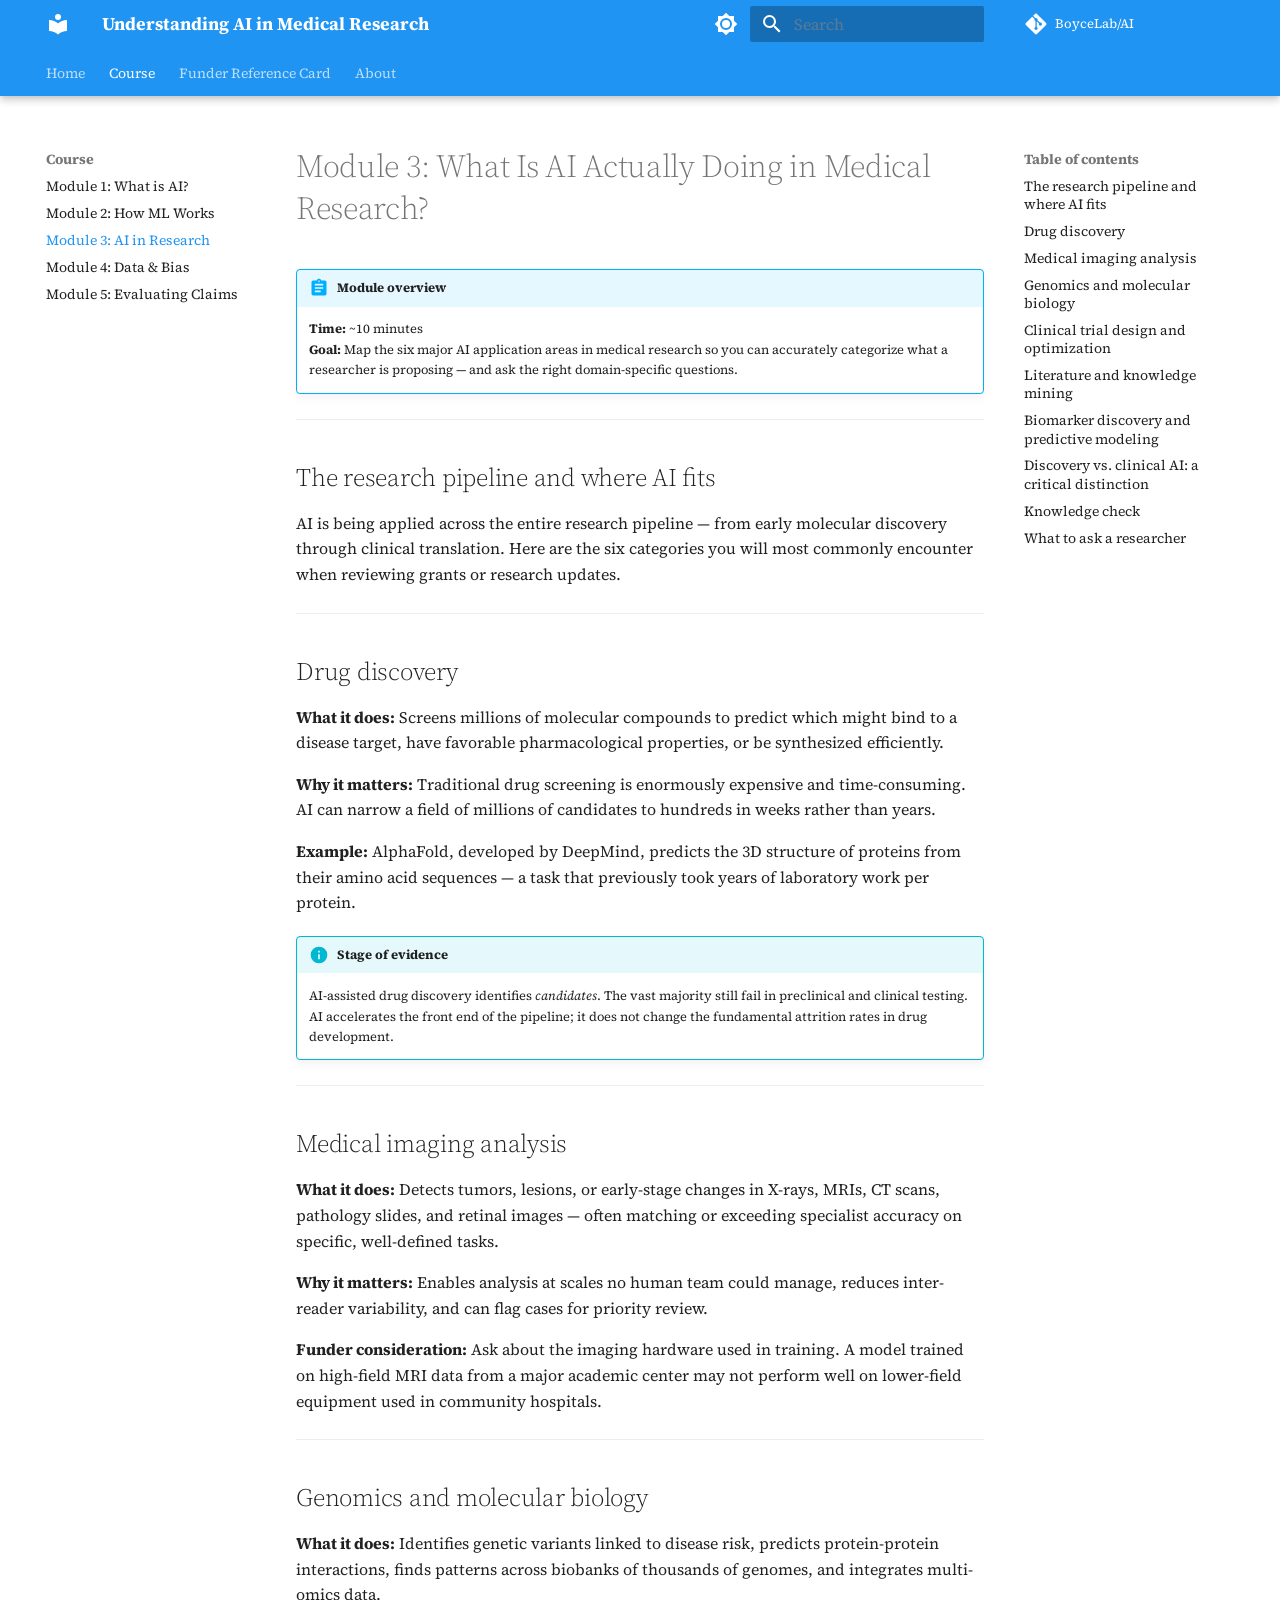
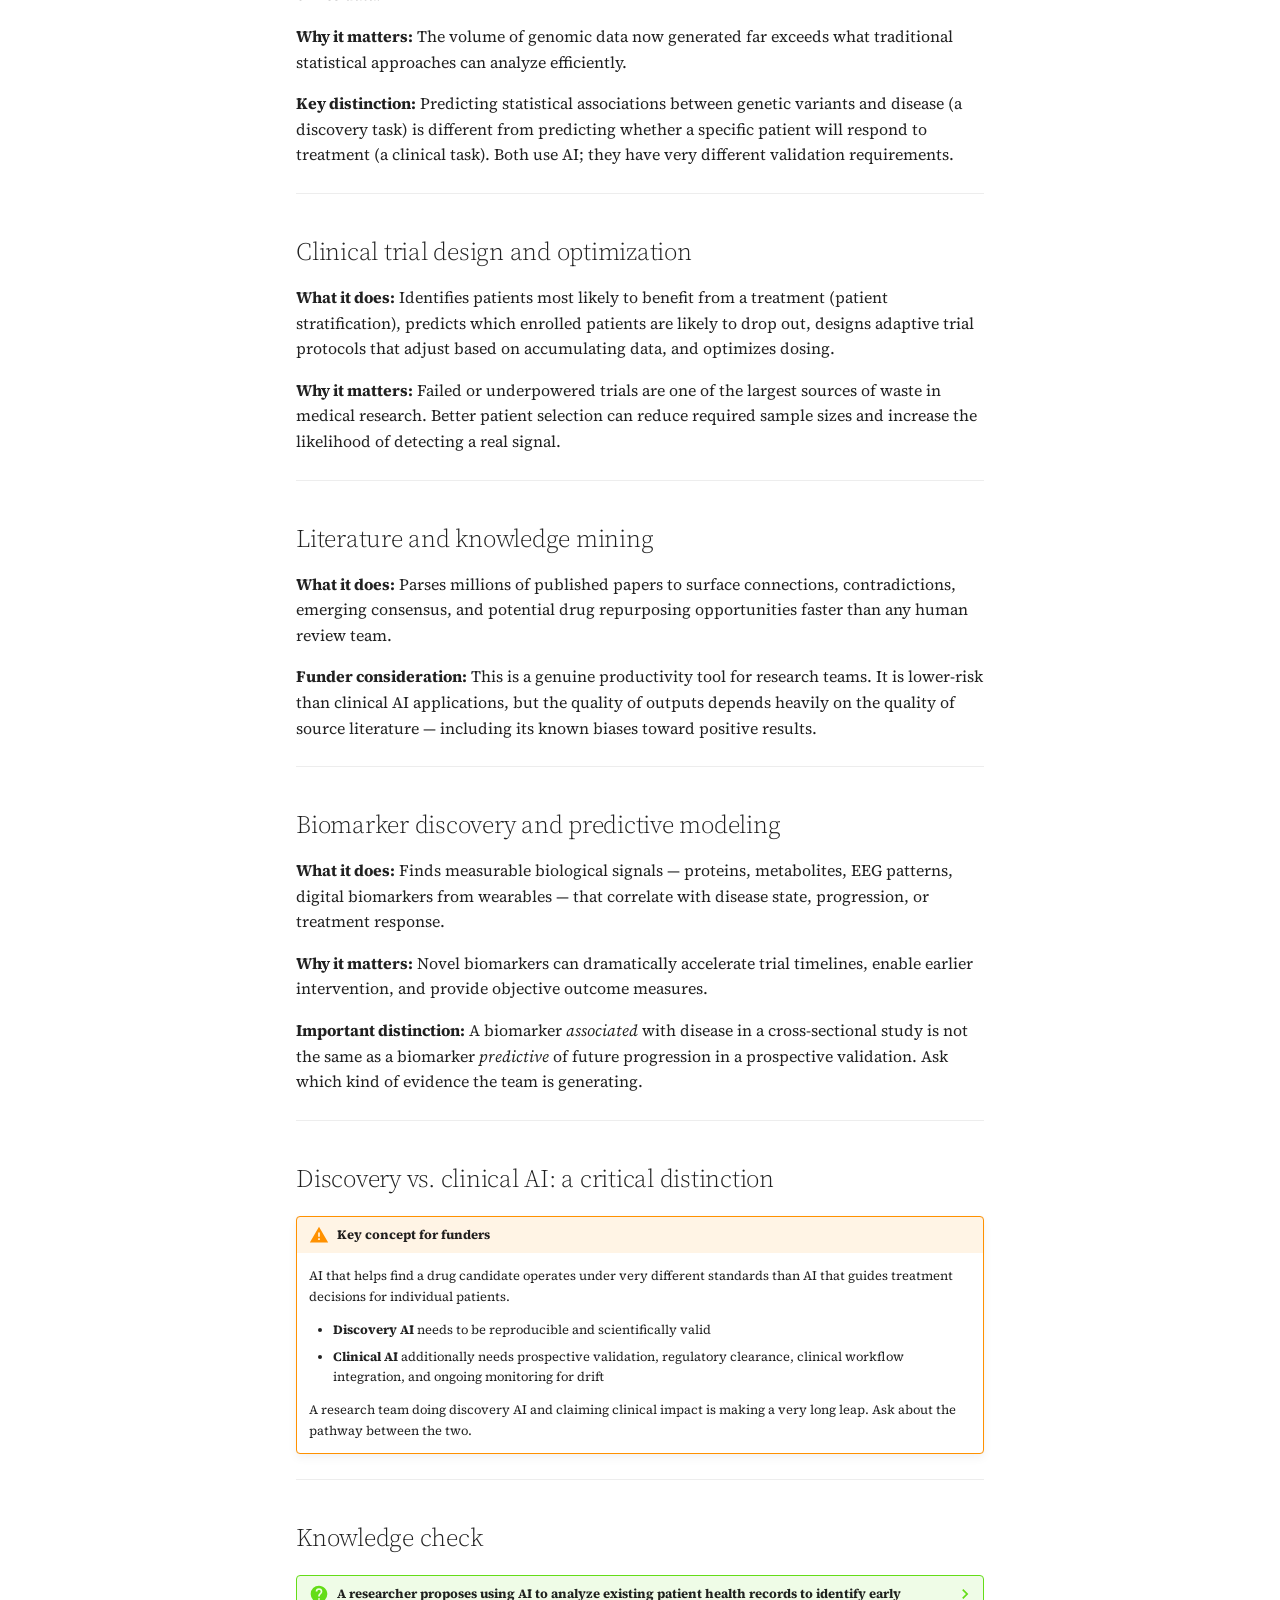
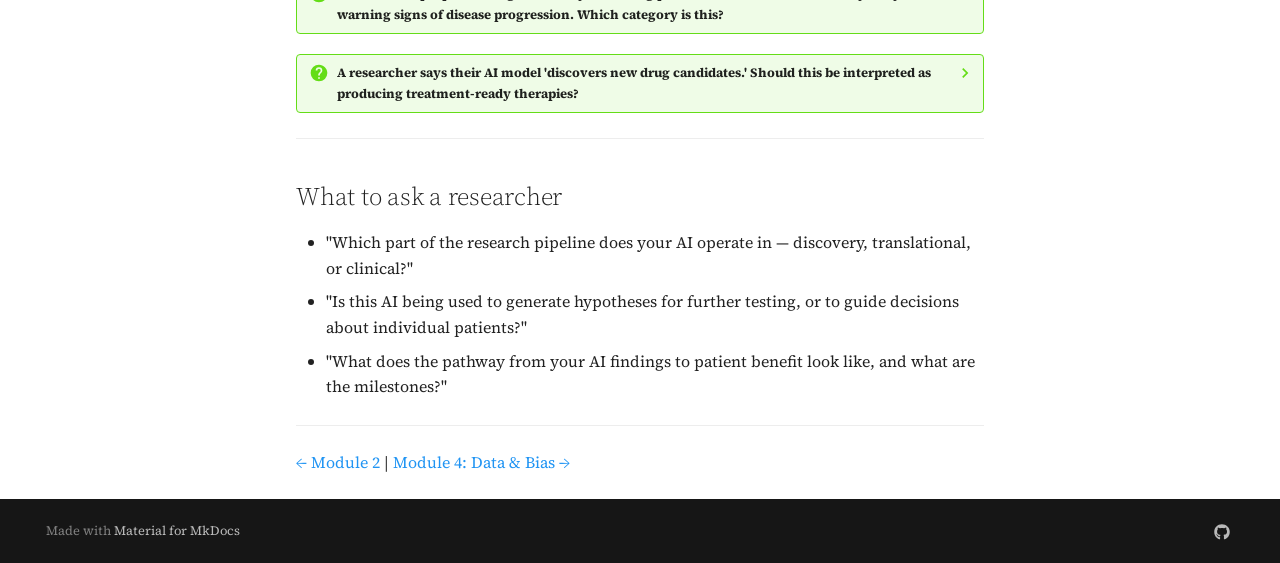
<file: modules/module3/index.html>
<!doctype html>
<html lang="en" class="no-js">
  <head>
    
      <meta charset="utf-8">
      <meta name="viewport" content="width=device-width,initial-scale=1">
      
        <meta name="description" content="A practical guide for patient advocates who fund and evaluate AI-driven science">
      
      
      
        <link rel="canonical" href="https://boycelab.github.io/AI/modules/module3/">
      
      
        <link rel="prev" href="../module2/">
      
      
        <link rel="next" href="../module4/">
      
      
        
      
      
      <link rel="icon" href="../../assets/images/favicon.png">
      <meta name="generator" content="mkdocs-1.6.1, mkdocs-material-9.7.6">
    
    
      
        <title>Module 3: AI in Research - Understanding AI in Medical Research</title>
      
    
    
      <link rel="stylesheet" href="../../assets/stylesheets/main.484c7ddc.min.css">
      
        
        <link rel="stylesheet" href="../../assets/stylesheets/palette.ab4e12ef.min.css">
      
      


    
    
      
    
    
      
        
        
        <link rel="preconnect" href="https://fonts.gstatic.com" crossorigin>
        <link rel="stylesheet" href="https://fonts.googleapis.com/css?family=Source+Serif+4:300,300i,400,400i,700,700i%7CRoboto+Mono:400,400i,700,700i&display=fallback">
        <style>:root{--md-text-font:"Source Serif 4";--md-code-font:"Roboto Mono"}</style>
      
    
    
      <link rel="stylesheet" href="../../stylesheets/extra.css">
    
    <script>__md_scope=new URL("../..",location),__md_hash=e=>[...e].reduce(((e,_)=>(e<<5)-e+_.charCodeAt(0)),0),__md_get=(e,_=localStorage,t=__md_scope)=>JSON.parse(_.getItem(t.pathname+"."+e)),__md_set=(e,_,t=localStorage,a=__md_scope)=>{try{t.setItem(a.pathname+"."+e,JSON.stringify(_))}catch(e){}}</script>
    
      

    
    
  </head>
  
  
    
    
      
    
    
    
    
    <body dir="ltr" data-md-color-scheme="default" data-md-color-primary="blue" data-md-color-accent="light-blue">
  
    
    <input class="md-toggle" data-md-toggle="drawer" type="checkbox" id="__drawer" autocomplete="off">
    <input class="md-toggle" data-md-toggle="search" type="checkbox" id="__search" autocomplete="off">
    <label class="md-overlay" for="__drawer"></label>
    <div data-md-component="skip">
      
        
        <a href="#module-3-what-is-ai-actually-doing-in-medical-research" class="md-skip">
          Skip to content
        </a>
      
    </div>
    <div data-md-component="announce">
      
    </div>
    
    
      

  

<header class="md-header md-header--shadow md-header--lifted" data-md-component="header">
  <nav class="md-header__inner md-grid" aria-label="Header">
    <a href="../.." title="Understanding AI in Medical Research" class="md-header__button md-logo" aria-label="Understanding AI in Medical Research" data-md-component="logo">
      
  
  <svg xmlns="http://www.w3.org/2000/svg" viewBox="0 0 24 24"><path d="M12 8a3 3 0 0 0 3-3 3 3 0 0 0-3-3 3 3 0 0 0-3 3 3 3 0 0 0 3 3m0 3.54C9.64 9.35 6.5 8 3 8v11c3.5 0 6.64 1.35 9 3.54 2.36-2.19 5.5-3.54 9-3.54V8c-3.5 0-6.64 1.35-9 3.54"/></svg>

    </a>
    <label class="md-header__button md-icon" for="__drawer">
      
      <svg xmlns="http://www.w3.org/2000/svg" viewBox="0 0 24 24"><path d="M3 6h18v2H3zm0 5h18v2H3zm0 5h18v2H3z"/></svg>
    </label>
    <div class="md-header__title" data-md-component="header-title">
      <div class="md-header__ellipsis">
        <div class="md-header__topic">
          <span class="md-ellipsis">
            Understanding AI in Medical Research
          </span>
        </div>
        <div class="md-header__topic" data-md-component="header-topic">
          <span class="md-ellipsis">
            
              Module 3: AI in Research
            
          </span>
        </div>
      </div>
    </div>
    
      
        <form class="md-header__option" data-md-component="palette">
  
    
    
    
    <input class="md-option" data-md-color-media="" data-md-color-scheme="default" data-md-color-primary="blue" data-md-color-accent="light-blue"  aria-label="Switch to dark mode"  type="radio" name="__palette" id="__palette_0">
    
      <label class="md-header__button md-icon" title="Switch to dark mode" for="__palette_1" hidden>
        <svg xmlns="http://www.w3.org/2000/svg" viewBox="0 0 24 24"><path d="M12 8a4 4 0 0 0-4 4 4 4 0 0 0 4 4 4 4 0 0 0 4-4 4 4 0 0 0-4-4m0 10a6 6 0 0 1-6-6 6 6 0 0 1 6-6 6 6 0 0 1 6 6 6 6 0 0 1-6 6m8-9.31V4h-4.69L12 .69 8.69 4H4v4.69L.69 12 4 15.31V20h4.69L12 23.31 15.31 20H20v-4.69L23.31 12z"/></svg>
      </label>
    
  
    
    
    
    <input class="md-option" data-md-color-media="" data-md-color-scheme="slate" data-md-color-primary="blue" data-md-color-accent="light-blue"  aria-label="Switch to light mode"  type="radio" name="__palette" id="__palette_1">
    
      <label class="md-header__button md-icon" title="Switch to light mode" for="__palette_0" hidden>
        <svg xmlns="http://www.w3.org/2000/svg" viewBox="0 0 24 24"><path d="M12 18c-.89 0-1.74-.2-2.5-.55C11.56 16.5 13 14.42 13 12s-1.44-4.5-3.5-5.45C10.26 6.2 11.11 6 12 6a6 6 0 0 1 6 6 6 6 0 0 1-6 6m8-9.31V4h-4.69L12 .69 8.69 4H4v4.69L.69 12 4 15.31V20h4.69L12 23.31 15.31 20H20v-4.69L23.31 12z"/></svg>
      </label>
    
  
</form>
      
    
    
      <script>var palette=__md_get("__palette");if(palette&&palette.color){if("(prefers-color-scheme)"===palette.color.media){var media=matchMedia("(prefers-color-scheme: light)"),input=document.querySelector(media.matches?"[data-md-color-media='(prefers-color-scheme: light)']":"[data-md-color-media='(prefers-color-scheme: dark)']");palette.color.media=input.getAttribute("data-md-color-media"),palette.color.scheme=input.getAttribute("data-md-color-scheme"),palette.color.primary=input.getAttribute("data-md-color-primary"),palette.color.accent=input.getAttribute("data-md-color-accent")}for(var[key,value]of Object.entries(palette.color))document.body.setAttribute("data-md-color-"+key,value)}</script>
    
    
    
      
      
        <label class="md-header__button md-icon" for="__search">
          
          <svg xmlns="http://www.w3.org/2000/svg" viewBox="0 0 24 24"><path d="M9.5 3A6.5 6.5 0 0 1 16 9.5c0 1.61-.59 3.09-1.56 4.23l.27.27h.79l5 5-1.5 1.5-5-5v-.79l-.27-.27A6.52 6.52 0 0 1 9.5 16 6.5 6.5 0 0 1 3 9.5 6.5 6.5 0 0 1 9.5 3m0 2C7 5 5 7 5 9.5S7 14 9.5 14 14 12 14 9.5 12 5 9.5 5"/></svg>
        </label>
        <div class="md-search" data-md-component="search" role="dialog">
  <label class="md-search__overlay" for="__search"></label>
  <div class="md-search__inner" role="search">
    <form class="md-search__form" name="search">
      <input type="text" class="md-search__input" name="query" aria-label="Search" placeholder="Search" autocapitalize="off" autocorrect="off" autocomplete="off" spellcheck="false" data-md-component="search-query" required>
      <label class="md-search__icon md-icon" for="__search">
        
        <svg xmlns="http://www.w3.org/2000/svg" viewBox="0 0 24 24"><path d="M9.5 3A6.5 6.5 0 0 1 16 9.5c0 1.61-.59 3.09-1.56 4.23l.27.27h.79l5 5-1.5 1.5-5-5v-.79l-.27-.27A6.52 6.52 0 0 1 9.5 16 6.5 6.5 0 0 1 3 9.5 6.5 6.5 0 0 1 9.5 3m0 2C7 5 5 7 5 9.5S7 14 9.5 14 14 12 14 9.5 12 5 9.5 5"/></svg>
        
        <svg xmlns="http://www.w3.org/2000/svg" viewBox="0 0 24 24"><path d="M20 11v2H8l5.5 5.5-1.42 1.42L4.16 12l7.92-7.92L13.5 5.5 8 11z"/></svg>
      </label>
      <nav class="md-search__options" aria-label="Search">
        
        <button type="reset" class="md-search__icon md-icon" title="Clear" aria-label="Clear" tabindex="-1">
          
          <svg xmlns="http://www.w3.org/2000/svg" viewBox="0 0 24 24"><path d="M19 6.41 17.59 5 12 10.59 6.41 5 5 6.41 10.59 12 5 17.59 6.41 19 12 13.41 17.59 19 19 17.59 13.41 12z"/></svg>
        </button>
      </nav>
      
        <div class="md-search__suggest" data-md-component="search-suggest"></div>
      
    </form>
    <div class="md-search__output">
      <div class="md-search__scrollwrap" tabindex="0" data-md-scrollfix>
        <div class="md-search-result" data-md-component="search-result">
          <div class="md-search-result__meta">
            Initializing search
          </div>
          <ol class="md-search-result__list" role="presentation"></ol>
        </div>
      </div>
    </div>
  </div>
</div>
      
    
    
      <div class="md-header__source">
        <a href="https://github.com/BoyceLab/AI" title="Go to repository" class="md-source" data-md-component="source">
  <div class="md-source__icon md-icon">
    
    <svg xmlns="http://www.w3.org/2000/svg" viewBox="0 0 448 512"><!--! Font Awesome Free 7.1.0 by @fontawesome - https://fontawesome.com License - https://fontawesome.com/license/free (Icons: CC BY 4.0, Fonts: SIL OFL 1.1, Code: MIT License) Copyright 2025 Fonticons, Inc.--><path d="M439.6 236.1 244 40.5c-5.4-5.5-12.8-8.5-20.4-8.5s-15 3-20.4 8.4L162.5 81l51.5 51.5c27.1-9.1 52.7 16.8 43.4 43.7l49.7 49.7c34.2-11.8 61.2 31 35.5 56.7-26.5 26.5-70.2-2.9-56-37.3L240.3 199v121.9c25.3 12.5 22.3 41.8 9.1 55-6.4 6.4-15.2 10.1-24.3 10.1s-17.8-3.6-24.3-10.1c-17.6-17.6-11.1-46.9 11.2-56v-123c-20.8-8.5-24.6-30.7-18.6-45L142.6 101 8.5 235.1C3 240.6 0 247.9 0 255.5s3 15 8.5 20.4l195.6 195.7c5.4 5.4 12.7 8.4 20.4 8.4s15-3 20.4-8.4l194.7-194.7c5.4-5.4 8.4-12.8 8.4-20.4s-3-15-8.4-20.4"/></svg>
  </div>
  <div class="md-source__repository">
    BoyceLab/AI
  </div>
</a>
      </div>
    
  </nav>
  
    
      
<nav class="md-tabs" aria-label="Tabs" data-md-component="tabs">
  <div class="md-grid">
    <ul class="md-tabs__list">
      
        
  
  
  
  
    <li class="md-tabs__item">
      <a href="../.." class="md-tabs__link">
        
  
  
    
  
  Home

      </a>
    </li>
  

      
        
  
  
  
    
  
  
    
    
      <li class="md-tabs__item md-tabs__item--active">
        <a href="../module1/" class="md-tabs__link">
          
  
  
  Course

        </a>
      </li>
    
  

      
        
  
  
  
  
    <li class="md-tabs__item">
      <a href="../../reference/" class="md-tabs__link">
        
  
  
    
  
  Funder Reference Card

      </a>
    </li>
  

      
        
  
  
  
  
    <li class="md-tabs__item">
      <a href="../../about/" class="md-tabs__link">
        
  
  
    
  
  About

      </a>
    </li>
  

      
    </ul>
  </div>
</nav>
    
  
</header>
    
    <div class="md-container" data-md-component="container">
      
      
        
      
      <main class="md-main" data-md-component="main">
        <div class="md-main__inner md-grid">
          
            
              
              <div class="md-sidebar md-sidebar--primary" data-md-component="sidebar" data-md-type="navigation" >
                <div class="md-sidebar__scrollwrap">
                  <div class="md-sidebar__inner">
                    


  


<nav class="md-nav md-nav--primary md-nav--lifted" aria-label="Navigation" data-md-level="0">
  <label class="md-nav__title" for="__drawer">
    <a href="../.." title="Understanding AI in Medical Research" class="md-nav__button md-logo" aria-label="Understanding AI in Medical Research" data-md-component="logo">
      
  
  <svg xmlns="http://www.w3.org/2000/svg" viewBox="0 0 24 24"><path d="M12 8a3 3 0 0 0 3-3 3 3 0 0 0-3-3 3 3 0 0 0-3 3 3 3 0 0 0 3 3m0 3.54C9.64 9.35 6.5 8 3 8v11c3.5 0 6.64 1.35 9 3.54 2.36-2.19 5.5-3.54 9-3.54V8c-3.5 0-6.64 1.35-9 3.54"/></svg>

    </a>
    Understanding AI in Medical Research
  </label>
  
    <div class="md-nav__source">
      <a href="https://github.com/BoyceLab/AI" title="Go to repository" class="md-source" data-md-component="source">
  <div class="md-source__icon md-icon">
    
    <svg xmlns="http://www.w3.org/2000/svg" viewBox="0 0 448 512"><!--! Font Awesome Free 7.1.0 by @fontawesome - https://fontawesome.com License - https://fontawesome.com/license/free (Icons: CC BY 4.0, Fonts: SIL OFL 1.1, Code: MIT License) Copyright 2025 Fonticons, Inc.--><path d="M439.6 236.1 244 40.5c-5.4-5.5-12.8-8.5-20.4-8.5s-15 3-20.4 8.4L162.5 81l51.5 51.5c27.1-9.1 52.7 16.8 43.4 43.7l49.7 49.7c34.2-11.8 61.2 31 35.5 56.7-26.5 26.5-70.2-2.9-56-37.3L240.3 199v121.9c25.3 12.5 22.3 41.8 9.1 55-6.4 6.4-15.2 10.1-24.3 10.1s-17.8-3.6-24.3-10.1c-17.6-17.6-11.1-46.9 11.2-56v-123c-20.8-8.5-24.6-30.7-18.6-45L142.6 101 8.5 235.1C3 240.6 0 247.9 0 255.5s3 15 8.5 20.4l195.6 195.7c5.4 5.4 12.7 8.4 20.4 8.4s15-3 20.4-8.4l194.7-194.7c5.4-5.4 8.4-12.8 8.4-20.4s-3-15-8.4-20.4"/></svg>
  </div>
  <div class="md-source__repository">
    BoyceLab/AI
  </div>
</a>
    </div>
  
  <ul class="md-nav__list" data-md-scrollfix>
    
      
      
  
  
  
  
    <li class="md-nav__item">
      <a href="../.." class="md-nav__link">
        
  
  
  <span class="md-ellipsis">
    
  
    Home
  

    
  </span>
  
  

      </a>
    </li>
  

    
      
      
  
  
    
  
  
  
    
    
    
    
      
        
        
      
      
        
      
    
    
    <li class="md-nav__item md-nav__item--active md-nav__item--section md-nav__item--nested">
      
        
        
        <input class="md-nav__toggle md-toggle " type="checkbox" id="__nav_2" checked>
        
          
          <label class="md-nav__link" for="__nav_2" id="__nav_2_label" tabindex="">
            
  
  
  <span class="md-ellipsis">
    
  
    Course
  

    
  </span>
  
  

            <span class="md-nav__icon md-icon"></span>
          </label>
        
        <nav class="md-nav" data-md-level="1" aria-labelledby="__nav_2_label" aria-expanded="true">
          <label class="md-nav__title" for="__nav_2">
            <span class="md-nav__icon md-icon"></span>
            
  
    Course
  

          </label>
          <ul class="md-nav__list" data-md-scrollfix>
            
              
                
  
  
  
  
    <li class="md-nav__item">
      <a href="../module1/" class="md-nav__link">
        
  
  
  <span class="md-ellipsis">
    
  
    Module 1: What is AI?
  

    
  </span>
  
  

      </a>
    </li>
  

              
            
              
                
  
  
  
  
    <li class="md-nav__item">
      <a href="../module2/" class="md-nav__link">
        
  
  
  <span class="md-ellipsis">
    
  
    Module 2: How ML Works
  

    
  </span>
  
  

      </a>
    </li>
  

              
            
              
                
  
  
    
  
  
  
    <li class="md-nav__item md-nav__item--active">
      
      <input class="md-nav__toggle md-toggle" type="checkbox" id="__toc">
      
      
        
      
      
        <label class="md-nav__link md-nav__link--active" for="__toc">
          
  
  
  <span class="md-ellipsis">
    
  
    Module 3: AI in Research
  

    
  </span>
  
  

          <span class="md-nav__icon md-icon"></span>
        </label>
      
      <a href="./" class="md-nav__link md-nav__link--active">
        
  
  
  <span class="md-ellipsis">
    
  
    Module 3: AI in Research
  

    
  </span>
  
  

      </a>
      
        

<nav class="md-nav md-nav--secondary" aria-label="Table of contents">
  
  
  
    
  
  
    <label class="md-nav__title" for="__toc">
      <span class="md-nav__icon md-icon"></span>
      Table of contents
    </label>
    <ul class="md-nav__list" data-md-component="toc" data-md-scrollfix>
      
        <li class="md-nav__item">
  <a href="#the-research-pipeline-and-where-ai-fits" class="md-nav__link">
    <span class="md-ellipsis">
      
        The research pipeline and where AI fits
      
    </span>
  </a>
  
</li>
      
        <li class="md-nav__item">
  <a href="#drug-discovery" class="md-nav__link">
    <span class="md-ellipsis">
      
        Drug discovery
      
    </span>
  </a>
  
</li>
      
        <li class="md-nav__item">
  <a href="#medical-imaging-analysis" class="md-nav__link">
    <span class="md-ellipsis">
      
        Medical imaging analysis
      
    </span>
  </a>
  
</li>
      
        <li class="md-nav__item">
  <a href="#genomics-and-molecular-biology" class="md-nav__link">
    <span class="md-ellipsis">
      
        Genomics and molecular biology
      
    </span>
  </a>
  
</li>
      
        <li class="md-nav__item">
  <a href="#clinical-trial-design-and-optimization" class="md-nav__link">
    <span class="md-ellipsis">
      
        Clinical trial design and optimization
      
    </span>
  </a>
  
</li>
      
        <li class="md-nav__item">
  <a href="#literature-and-knowledge-mining" class="md-nav__link">
    <span class="md-ellipsis">
      
        Literature and knowledge mining
      
    </span>
  </a>
  
</li>
      
        <li class="md-nav__item">
  <a href="#biomarker-discovery-and-predictive-modeling" class="md-nav__link">
    <span class="md-ellipsis">
      
        Biomarker discovery and predictive modeling
      
    </span>
  </a>
  
</li>
      
        <li class="md-nav__item">
  <a href="#discovery-vs-clinical-ai-a-critical-distinction" class="md-nav__link">
    <span class="md-ellipsis">
      
        Discovery vs. clinical AI: a critical distinction
      
    </span>
  </a>
  
</li>
      
        <li class="md-nav__item">
  <a href="#knowledge-check" class="md-nav__link">
    <span class="md-ellipsis">
      
        Knowledge check
      
    </span>
  </a>
  
</li>
      
        <li class="md-nav__item">
  <a href="#what-to-ask-a-researcher" class="md-nav__link">
    <span class="md-ellipsis">
      
        What to ask a researcher
      
    </span>
  </a>
  
</li>
      
    </ul>
  
</nav>
      
    </li>
  

              
            
              
                
  
  
  
  
    <li class="md-nav__item">
      <a href="../module4/" class="md-nav__link">
        
  
  
  <span class="md-ellipsis">
    
  
    Module 4: Data & Bias
  

    
  </span>
  
  

      </a>
    </li>
  

              
            
              
                
  
  
  
  
    <li class="md-nav__item">
      <a href="../module5/" class="md-nav__link">
        
  
  
  <span class="md-ellipsis">
    
  
    Module 5: Evaluating Claims
  

    
  </span>
  
  

      </a>
    </li>
  

              
            
          </ul>
        </nav>
      
    </li>
  

    
      
      
  
  
  
  
    <li class="md-nav__item">
      <a href="../../reference/" class="md-nav__link">
        
  
  
  <span class="md-ellipsis">
    
  
    Funder Reference Card
  

    
  </span>
  
  

      </a>
    </li>
  

    
      
      
  
  
  
  
    <li class="md-nav__item">
      <a href="../../about/" class="md-nav__link">
        
  
  
  <span class="md-ellipsis">
    
  
    About
  

    
  </span>
  
  

      </a>
    </li>
  

    
  </ul>
</nav>
                  </div>
                </div>
              </div>
            
            
              
              <div class="md-sidebar md-sidebar--secondary" data-md-component="sidebar" data-md-type="toc" >
                <div class="md-sidebar__scrollwrap">
                  <div class="md-sidebar__inner">
                    

<nav class="md-nav md-nav--secondary" aria-label="Table of contents">
  
  
  
    
  
  
    <label class="md-nav__title" for="__toc">
      <span class="md-nav__icon md-icon"></span>
      Table of contents
    </label>
    <ul class="md-nav__list" data-md-component="toc" data-md-scrollfix>
      
        <li class="md-nav__item">
  <a href="#the-research-pipeline-and-where-ai-fits" class="md-nav__link">
    <span class="md-ellipsis">
      
        The research pipeline and where AI fits
      
    </span>
  </a>
  
</li>
      
        <li class="md-nav__item">
  <a href="#drug-discovery" class="md-nav__link">
    <span class="md-ellipsis">
      
        Drug discovery
      
    </span>
  </a>
  
</li>
      
        <li class="md-nav__item">
  <a href="#medical-imaging-analysis" class="md-nav__link">
    <span class="md-ellipsis">
      
        Medical imaging analysis
      
    </span>
  </a>
  
</li>
      
        <li class="md-nav__item">
  <a href="#genomics-and-molecular-biology" class="md-nav__link">
    <span class="md-ellipsis">
      
        Genomics and molecular biology
      
    </span>
  </a>
  
</li>
      
        <li class="md-nav__item">
  <a href="#clinical-trial-design-and-optimization" class="md-nav__link">
    <span class="md-ellipsis">
      
        Clinical trial design and optimization
      
    </span>
  </a>
  
</li>
      
        <li class="md-nav__item">
  <a href="#literature-and-knowledge-mining" class="md-nav__link">
    <span class="md-ellipsis">
      
        Literature and knowledge mining
      
    </span>
  </a>
  
</li>
      
        <li class="md-nav__item">
  <a href="#biomarker-discovery-and-predictive-modeling" class="md-nav__link">
    <span class="md-ellipsis">
      
        Biomarker discovery and predictive modeling
      
    </span>
  </a>
  
</li>
      
        <li class="md-nav__item">
  <a href="#discovery-vs-clinical-ai-a-critical-distinction" class="md-nav__link">
    <span class="md-ellipsis">
      
        Discovery vs. clinical AI: a critical distinction
      
    </span>
  </a>
  
</li>
      
        <li class="md-nav__item">
  <a href="#knowledge-check" class="md-nav__link">
    <span class="md-ellipsis">
      
        Knowledge check
      
    </span>
  </a>
  
</li>
      
        <li class="md-nav__item">
  <a href="#what-to-ask-a-researcher" class="md-nav__link">
    <span class="md-ellipsis">
      
        What to ask a researcher
      
    </span>
  </a>
  
</li>
      
    </ul>
  
</nav>
                  </div>
                </div>
              </div>
            
          
          
            <div class="md-content" data-md-component="content">
              
              <article class="md-content__inner md-typeset">
                
                  


  
  


<h1 id="module-3-what-is-ai-actually-doing-in-medical-research">Module 3: What Is AI Actually Doing in Medical Research?<a class="headerlink" href="#module-3-what-is-ai-actually-doing-in-medical-research" title="Permanent link">&para;</a></h1>
<div class="admonition abstract">
<p class="admonition-title">Module overview</p>
<p><strong>Time:</strong> ~10 minutes<br />
<strong>Goal:</strong> Map the six major AI application areas in medical research so you can accurately categorize what a researcher is proposing — and ask the right domain-specific questions.</p>
</div>
<hr />
<h2 id="the-research-pipeline-and-where-ai-fits">The research pipeline and where AI fits<a class="headerlink" href="#the-research-pipeline-and-where-ai-fits" title="Permanent link">&para;</a></h2>
<p>AI is being applied across the entire research pipeline — from early molecular discovery through clinical translation. Here are the six categories you will most commonly encounter when reviewing grants or research updates.</p>
<hr />
<h2 id="drug-discovery">Drug discovery<a class="headerlink" href="#drug-discovery" title="Permanent link">&para;</a></h2>
<p><strong>What it does:</strong> Screens millions of molecular compounds to predict which might bind to a disease target, have favorable pharmacological properties, or be synthesized efficiently.</p>
<p><strong>Why it matters:</strong> Traditional drug screening is enormously expensive and time-consuming. AI can narrow a field of millions of candidates to hundreds in weeks rather than years.</p>
<p><strong>Example:</strong> AlphaFold, developed by DeepMind, predicts the 3D structure of proteins from their amino acid sequences — a task that previously took years of laboratory work per protein.</p>
<div class="admonition info">
<p class="admonition-title">Stage of evidence</p>
<p>AI-assisted drug discovery identifies <em>candidates</em>. The vast majority still fail in preclinical and clinical testing. AI accelerates the front end of the pipeline; it does not change the fundamental attrition rates in drug development.</p>
</div>
<hr />
<h2 id="medical-imaging-analysis">Medical imaging analysis<a class="headerlink" href="#medical-imaging-analysis" title="Permanent link">&para;</a></h2>
<p><strong>What it does:</strong> Detects tumors, lesions, or early-stage changes in X-rays, MRIs, CT scans, pathology slides, and retinal images — often matching or exceeding specialist accuracy on specific, well-defined tasks.</p>
<p><strong>Why it matters:</strong> Enables analysis at scales no human team could manage, reduces inter-reader variability, and can flag cases for priority review.</p>
<p><strong>Funder consideration:</strong> Ask about the imaging hardware used in training. A model trained on high-field MRI data from a major academic center may not perform well on lower-field equipment used in community hospitals.</p>
<hr />
<h2 id="genomics-and-molecular-biology">Genomics and molecular biology<a class="headerlink" href="#genomics-and-molecular-biology" title="Permanent link">&para;</a></h2>
<p><strong>What it does:</strong> Identifies genetic variants linked to disease risk, predicts protein-protein interactions, finds patterns across biobanks of thousands of genomes, and integrates multi-omics data.</p>
<p><strong>Why it matters:</strong> The volume of genomic data now generated far exceeds what traditional statistical approaches can analyze efficiently.</p>
<p><strong>Key distinction:</strong> Predicting statistical associations between genetic variants and disease (a discovery task) is different from predicting whether a specific patient will respond to treatment (a clinical task). Both use AI; they have very different validation requirements.</p>
<hr />
<h2 id="clinical-trial-design-and-optimization">Clinical trial design and optimization<a class="headerlink" href="#clinical-trial-design-and-optimization" title="Permanent link">&para;</a></h2>
<p><strong>What it does:</strong> Identifies patients most likely to benefit from a treatment (patient stratification), predicts which enrolled patients are likely to drop out, designs adaptive trial protocols that adjust based on accumulating data, and optimizes dosing.</p>
<p><strong>Why it matters:</strong> Failed or underpowered trials are one of the largest sources of waste in medical research. Better patient selection can reduce required sample sizes and increase the likelihood of detecting a real signal.</p>
<hr />
<h2 id="literature-and-knowledge-mining">Literature and knowledge mining<a class="headerlink" href="#literature-and-knowledge-mining" title="Permanent link">&para;</a></h2>
<p><strong>What it does:</strong> Parses millions of published papers to surface connections, contradictions, emerging consensus, and potential drug repurposing opportunities faster than any human review team.</p>
<p><strong>Funder consideration:</strong> This is a genuine productivity tool for research teams. It is lower-risk than clinical AI applications, but the quality of outputs depends heavily on the quality of source literature — including its known biases toward positive results.</p>
<hr />
<h2 id="biomarker-discovery-and-predictive-modeling">Biomarker discovery and predictive modeling<a class="headerlink" href="#biomarker-discovery-and-predictive-modeling" title="Permanent link">&para;</a></h2>
<p><strong>What it does:</strong> Finds measurable biological signals — proteins, metabolites, EEG patterns, digital biomarkers from wearables — that correlate with disease state, progression, or treatment response.</p>
<p><strong>Why it matters:</strong> Novel biomarkers can dramatically accelerate trial timelines, enable earlier intervention, and provide objective outcome measures.</p>
<p><strong>Important distinction:</strong> A biomarker <em>associated</em> with disease in a cross-sectional study is not the same as a biomarker <em>predictive</em> of future progression in a prospective validation. Ask which kind of evidence the team is generating.</p>
<hr />
<h2 id="discovery-vs-clinical-ai-a-critical-distinction">Discovery vs. clinical AI: a critical distinction<a class="headerlink" href="#discovery-vs-clinical-ai-a-critical-distinction" title="Permanent link">&para;</a></h2>
<div class="admonition warning">
<p class="admonition-title">Key concept for funders</p>
<p>AI that helps find a drug candidate operates under very different standards than AI that guides treatment decisions for individual patients.</p>
<ul>
<li><strong>Discovery AI</strong> needs to be reproducible and scientifically valid</li>
<li><strong>Clinical AI</strong> additionally needs prospective validation, regulatory clearance, clinical workflow integration, and ongoing monitoring for drift</li>
</ul>
<p>A research team doing discovery AI and claiming clinical impact is making a very long leap. Ask about the pathway between the two.</p>
</div>
<hr />
<h2 id="knowledge-check">Knowledge check<a class="headerlink" href="#knowledge-check" title="Permanent link">&para;</a></h2>
<details class="question">
<summary>A researcher proposes using AI to analyze existing patient health records to identify early warning signs of disease progression. Which category is this?</summary>
<p><strong>Correct answer:</strong> Biomarker or predictive modeling from clinical data.</p>
<p>This is a predictive modeling use case — finding patterns in clinical data that predict future outcomes. It requires careful attention to data quality, patient privacy, and the difference between retrospective association and prospective prediction.</p>
</details>
<details class="question">
<summary>A researcher says their AI model 'discovers new drug candidates.' Should this be interpreted as producing treatment-ready therapies?</summary>
<p><strong>No.</strong> Drug <em>discovery</em> AI identifies candidates for further testing. The vast majority will fail in subsequent preclinical and clinical validation. AI has accelerated the front end of the pipeline without materially changing success rates in later-stage development.</p>
</details>
<hr />
<h2 id="what-to-ask-a-researcher">What to ask a researcher<a class="headerlink" href="#what-to-ask-a-researcher" title="Permanent link">&para;</a></h2>
<ul>
<li>"Which part of the research pipeline does your AI operate in — discovery, translational, or clinical?"</li>
<li>"Is this AI being used to generate hypotheses for further testing, or to guide decisions about individual patients?"</li>
<li>"What does the pathway from your AI findings to patient benefit look like, and what are the milestones?"</li>
</ul>
<hr />
<p><a href="../module2/">← Module 2</a> | <a href="../module4/">Module 4: Data &amp; Bias →</a></p>












                
              </article>
            </div>
          
          
<script>var target=document.getElementById(location.hash.slice(1));target&&target.name&&(target.checked=target.name.startsWith("__tabbed_"))</script>
        </div>
        
          <button type="button" class="md-top md-icon" data-md-component="top" hidden>
  
  <svg xmlns="http://www.w3.org/2000/svg" viewBox="0 0 24 24"><path d="M13 20h-2V8l-5.5 5.5-1.42-1.42L12 4.16l7.92 7.92-1.42 1.42L13 8z"/></svg>
  Back to top
</button>
        
      </main>
      
        <footer class="md-footer">
  
  <div class="md-footer-meta md-typeset">
    <div class="md-footer-meta__inner md-grid">
      <div class="md-copyright">
  
  
    Made with
    <a href="https://squidfunk.github.io/mkdocs-material/" target="_blank" rel="noopener">
      Material for MkDocs
    </a>
  
</div>
      
        
<div class="md-social">
  
    
    
    
    
      
      
    
    <a href="https://github.com/BoyceLab/AI" target="_blank" rel="noopener" title="github.com" class="md-social__link">
      <svg xmlns="http://www.w3.org/2000/svg" viewBox="0 0 512 512"><!--! Font Awesome Free 7.1.0 by @fontawesome - https://fontawesome.com License - https://fontawesome.com/license/free (Icons: CC BY 4.0, Fonts: SIL OFL 1.1, Code: MIT License) Copyright 2025 Fonticons, Inc.--><path d="M173.9 397.4c0 2-2.3 3.6-5.2 3.6-3.3.3-5.6-1.3-5.6-3.6 0-2 2.3-3.6 5.2-3.6 3-.3 5.6 1.3 5.6 3.6m-31.1-4.5c-.7 2 1.3 4.3 4.3 4.9 2.6 1 5.6 0 6.2-2s-1.3-4.3-4.3-5.2c-2.6-.7-5.5.3-6.2 2.3m44.2-1.7c-2.9.7-4.9 2.6-4.6 4.9.3 2 2.9 3.3 5.9 2.6 2.9-.7 4.9-2.6 4.6-4.6-.3-1.9-3-3.2-5.9-2.9M252.8 8C114.1 8 8 113.3 8 252c0 110.9 69.8 205.8 169.5 239.2 12.8 2.3 17.3-5.6 17.3-12.1 0-6.2-.3-40.4-.3-61.4 0 0-70 15-84.7-29.8 0 0-11.4-29.1-27.8-36.6 0 0-22.9-15.7 1.6-15.4 0 0 24.9 2 38.6 25.8 21.9 38.6 58.6 27.5 72.9 20.9 2.3-16 8.8-27.1 16-33.7-55.9-6.2-112.3-14.3-112.3-110.5 0-27.5 7.6-41.3 23.6-58.9-2.6-6.5-11.1-33.3 2.6-67.9 20.9-6.5 69 27 69 27 20-5.6 41.5-8.5 62.8-8.5s42.8 2.9 62.8 8.5c0 0 48.1-33.6 69-27 13.7 34.7 5.2 61.4 2.6 67.9 16 17.7 25.8 31.5 25.8 58.9 0 96.5-58.9 104.2-114.8 110.5 9.2 7.9 17 22.9 17 46.4 0 33.7-.3 75.4-.3 83.6 0 6.5 4.6 14.4 17.3 12.1C436.2 457.8 504 362.9 504 252 504 113.3 391.5 8 252.8 8M105.2 352.9c-1.3 1-1 3.3.7 5.2 1.6 1.6 3.9 2.3 5.2 1 1.3-1 1-3.3-.7-5.2-1.6-1.6-3.9-2.3-5.2-1m-10.8-8.1c-.7 1.3.3 2.9 2.3 3.9 1.6 1 3.6.7 4.3-.7.7-1.3-.3-2.9-2.3-3.9-2-.6-3.6-.3-4.3.7m32.4 35.6c-1.6 1.3-1 4.3 1.3 6.2 2.3 2.3 5.2 2.6 6.5 1 1.3-1.3.7-4.3-1.3-6.2-2.2-2.3-5.2-2.6-6.5-1m-11.4-14.7c-1.6 1-1.6 3.6 0 5.9s4.3 3.3 5.6 2.3c1.6-1.3 1.6-3.9 0-6.2-1.4-2.3-4-3.3-5.6-2"/></svg>
    </a>
  
</div>
      
    </div>
  </div>
</footer>
      
    </div>
    <div class="md-dialog" data-md-component="dialog">
      <div class="md-dialog__inner md-typeset"></div>
    </div>
    
    
    
      
      
      <script id="__config" type="application/json">{"annotate": null, "base": "../..", "features": ["navigation.tabs", "navigation.tabs.sticky", "navigation.sections", "navigation.top", "search.suggest", "search.highlight", "content.tooltips", "toc.follow"], "search": "../../assets/javascripts/workers/search.2c215733.min.js", "tags": null, "translations": {"clipboard.copied": "Copied to clipboard", "clipboard.copy": "Copy to clipboard", "search.result.more.one": "1 more on this page", "search.result.more.other": "# more on this page", "search.result.none": "No matching documents", "search.result.one": "1 matching document", "search.result.other": "# matching documents", "search.result.placeholder": "Type to start searching", "search.result.term.missing": "Missing", "select.version": "Select version"}, "version": null}</script>
    
    
      <script src="../../assets/javascripts/bundle.79ae519e.min.js"></script>
      
    
  </body>
</html>
</file>
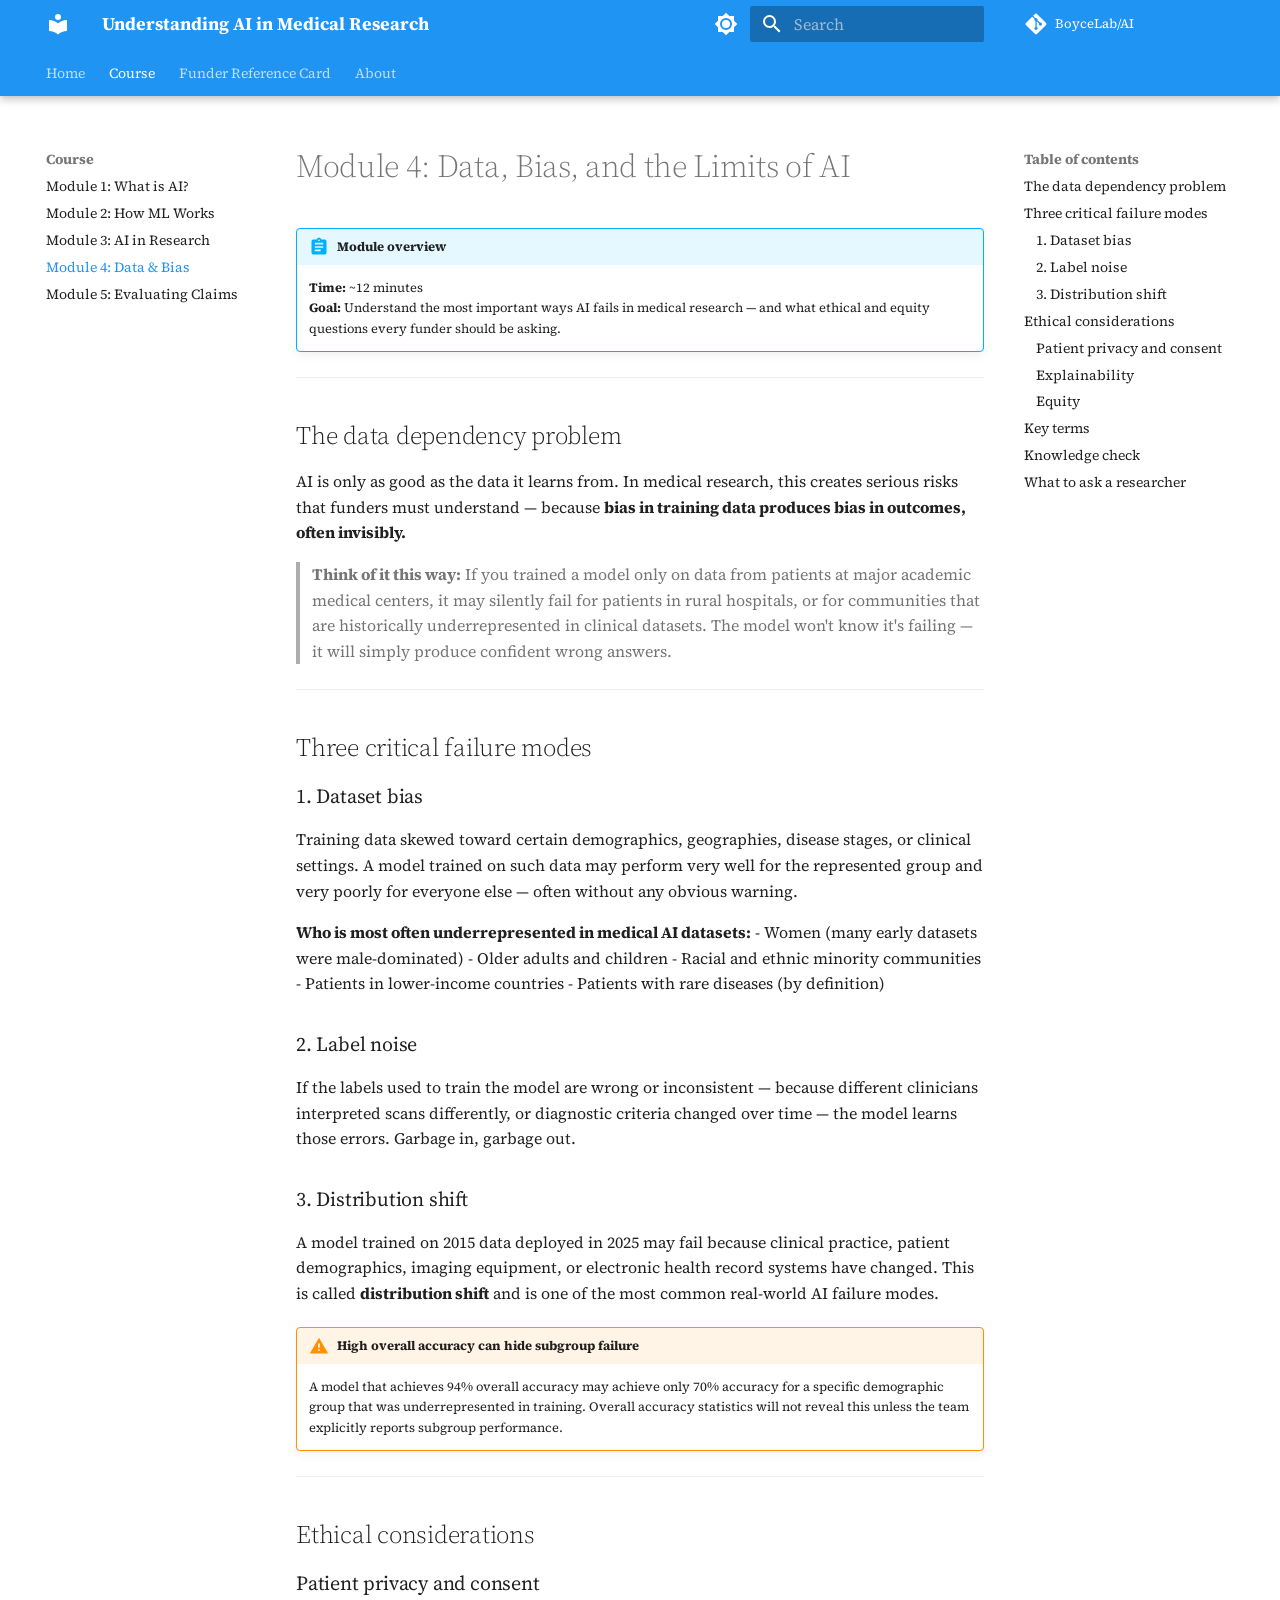
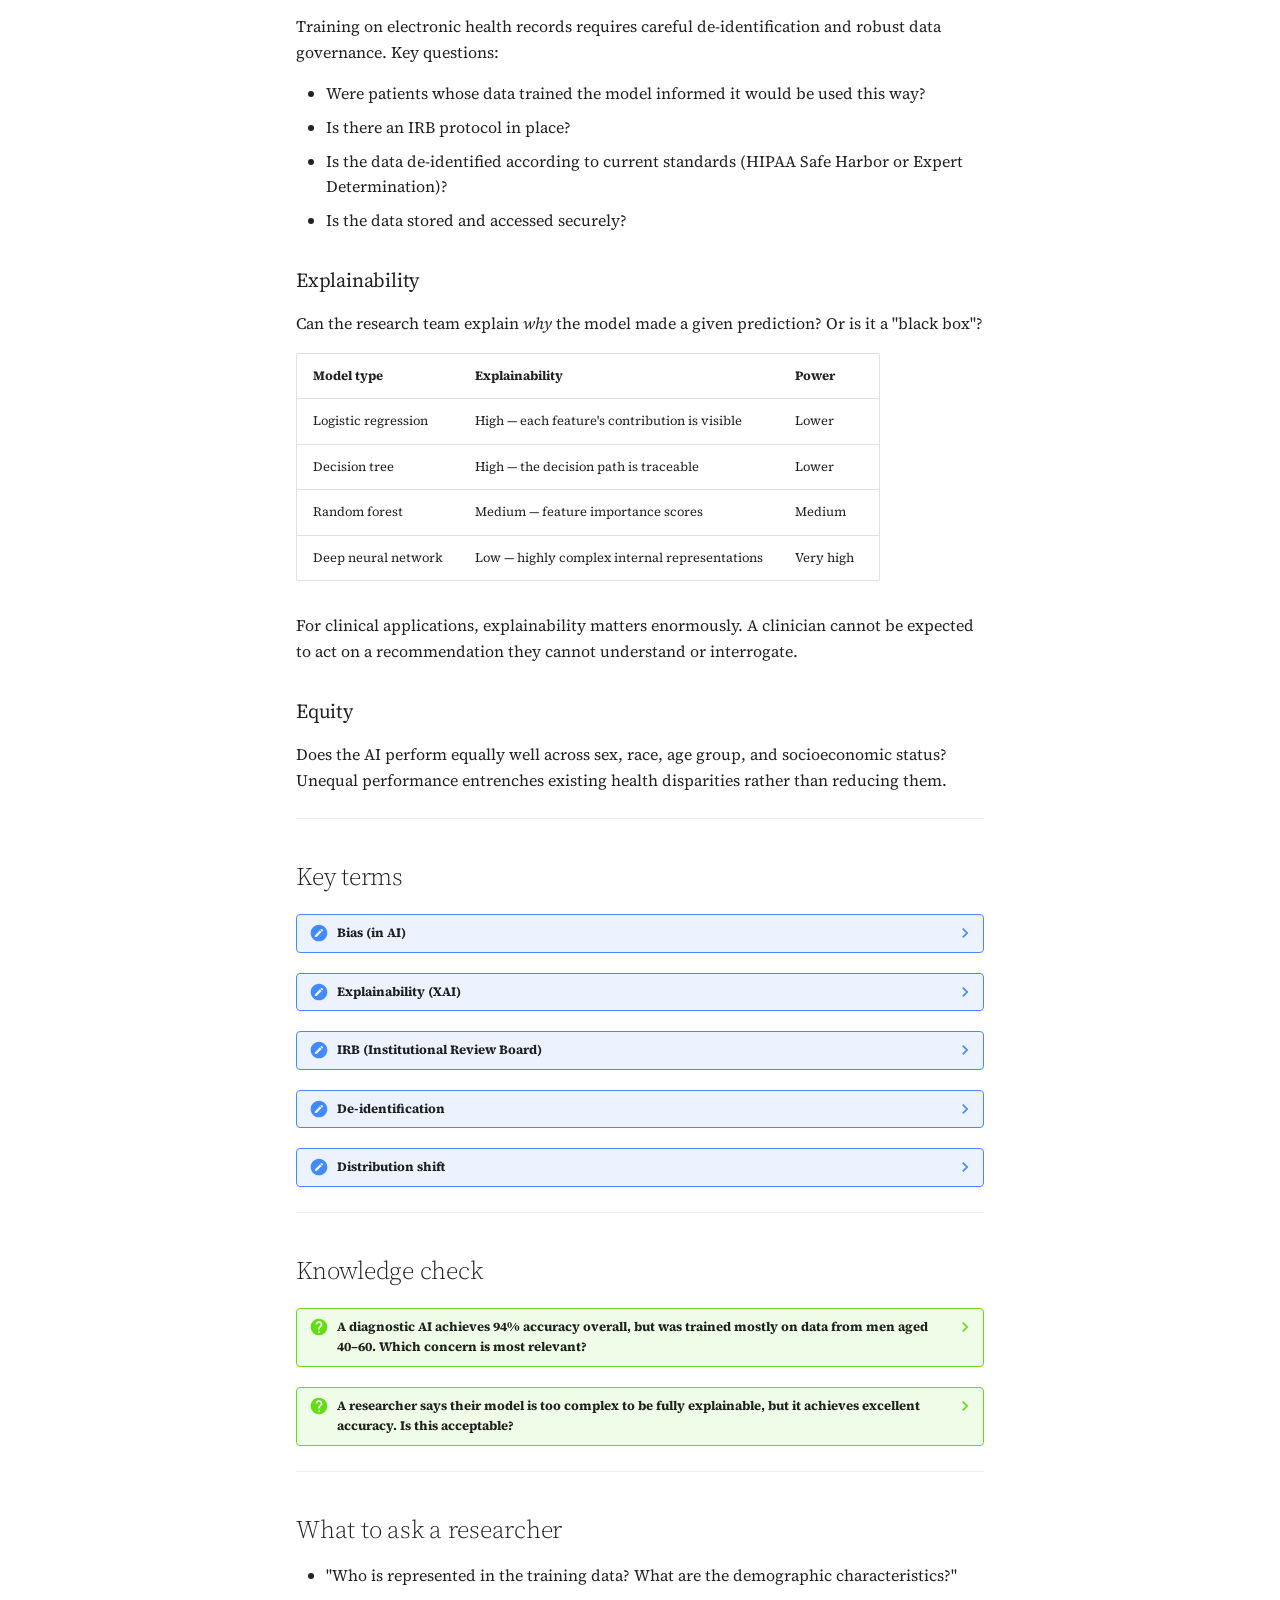
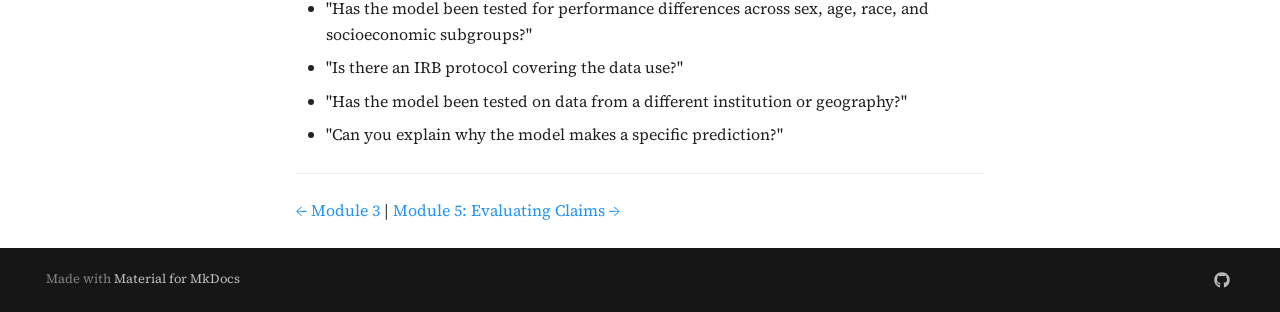
<file: modules/module4/index.html>
<!doctype html>
<html lang="en" class="no-js">
  <head>
    
      <meta charset="utf-8">
      <meta name="viewport" content="width=device-width,initial-scale=1">
      
        <meta name="description" content="A practical guide for patient advocates who fund and evaluate AI-driven science">
      
      
      
        <link rel="canonical" href="https://boycelab.github.io/AI/modules/module4/">
      
      
        <link rel="prev" href="../module3/">
      
      
        <link rel="next" href="../module5/">
      
      
        
      
      
      <link rel="icon" href="../../assets/images/favicon.png">
      <meta name="generator" content="mkdocs-1.6.1, mkdocs-material-9.7.6">
    
    
      
        <title>Module 4: Data & Bias - Understanding AI in Medical Research</title>
      
    
    
      <link rel="stylesheet" href="../../assets/stylesheets/main.484c7ddc.min.css">
      
        
        <link rel="stylesheet" href="../../assets/stylesheets/palette.ab4e12ef.min.css">
      
      


    
    
      
    
    
      
        
        
        <link rel="preconnect" href="https://fonts.gstatic.com" crossorigin>
        <link rel="stylesheet" href="https://fonts.googleapis.com/css?family=Source+Serif+4:300,300i,400,400i,700,700i%7CRoboto+Mono:400,400i,700,700i&display=fallback">
        <style>:root{--md-text-font:"Source Serif 4";--md-code-font:"Roboto Mono"}</style>
      
    
    
      <link rel="stylesheet" href="../../stylesheets/extra.css">
    
    <script>__md_scope=new URL("../..",location),__md_hash=e=>[...e].reduce(((e,_)=>(e<<5)-e+_.charCodeAt(0)),0),__md_get=(e,_=localStorage,t=__md_scope)=>JSON.parse(_.getItem(t.pathname+"."+e)),__md_set=(e,_,t=localStorage,a=__md_scope)=>{try{t.setItem(a.pathname+"."+e,JSON.stringify(_))}catch(e){}}</script>
    
      

    
    
  </head>
  
  
    
    
      
    
    
    
    
    <body dir="ltr" data-md-color-scheme="default" data-md-color-primary="blue" data-md-color-accent="light-blue">
  
    
    <input class="md-toggle" data-md-toggle="drawer" type="checkbox" id="__drawer" autocomplete="off">
    <input class="md-toggle" data-md-toggle="search" type="checkbox" id="__search" autocomplete="off">
    <label class="md-overlay" for="__drawer"></label>
    <div data-md-component="skip">
      
        
        <a href="#module-4-data-bias-and-the-limits-of-ai" class="md-skip">
          Skip to content
        </a>
      
    </div>
    <div data-md-component="announce">
      
    </div>
    
    
      

  

<header class="md-header md-header--shadow md-header--lifted" data-md-component="header">
  <nav class="md-header__inner md-grid" aria-label="Header">
    <a href="../.." title="Understanding AI in Medical Research" class="md-header__button md-logo" aria-label="Understanding AI in Medical Research" data-md-component="logo">
      
  
  <svg xmlns="http://www.w3.org/2000/svg" viewBox="0 0 24 24"><path d="M12 8a3 3 0 0 0 3-3 3 3 0 0 0-3-3 3 3 0 0 0-3 3 3 3 0 0 0 3 3m0 3.54C9.64 9.35 6.5 8 3 8v11c3.5 0 6.64 1.35 9 3.54 2.36-2.19 5.5-3.54 9-3.54V8c-3.5 0-6.64 1.35-9 3.54"/></svg>

    </a>
    <label class="md-header__button md-icon" for="__drawer">
      
      <svg xmlns="http://www.w3.org/2000/svg" viewBox="0 0 24 24"><path d="M3 6h18v2H3zm0 5h18v2H3zm0 5h18v2H3z"/></svg>
    </label>
    <div class="md-header__title" data-md-component="header-title">
      <div class="md-header__ellipsis">
        <div class="md-header__topic">
          <span class="md-ellipsis">
            Understanding AI in Medical Research
          </span>
        </div>
        <div class="md-header__topic" data-md-component="header-topic">
          <span class="md-ellipsis">
            
              Module 4: Data & Bias
            
          </span>
        </div>
      </div>
    </div>
    
      
        <form class="md-header__option" data-md-component="palette">
  
    
    
    
    <input class="md-option" data-md-color-media="" data-md-color-scheme="default" data-md-color-primary="blue" data-md-color-accent="light-blue"  aria-label="Switch to dark mode"  type="radio" name="__palette" id="__palette_0">
    
      <label class="md-header__button md-icon" title="Switch to dark mode" for="__palette_1" hidden>
        <svg xmlns="http://www.w3.org/2000/svg" viewBox="0 0 24 24"><path d="M12 8a4 4 0 0 0-4 4 4 4 0 0 0 4 4 4 4 0 0 0 4-4 4 4 0 0 0-4-4m0 10a6 6 0 0 1-6-6 6 6 0 0 1 6-6 6 6 0 0 1 6 6 6 6 0 0 1-6 6m8-9.31V4h-4.69L12 .69 8.69 4H4v4.69L.69 12 4 15.31V20h4.69L12 23.31 15.31 20H20v-4.69L23.31 12z"/></svg>
      </label>
    
  
    
    
    
    <input class="md-option" data-md-color-media="" data-md-color-scheme="slate" data-md-color-primary="blue" data-md-color-accent="light-blue"  aria-label="Switch to light mode"  type="radio" name="__palette" id="__palette_1">
    
      <label class="md-header__button md-icon" title="Switch to light mode" for="__palette_0" hidden>
        <svg xmlns="http://www.w3.org/2000/svg" viewBox="0 0 24 24"><path d="M12 18c-.89 0-1.74-.2-2.5-.55C11.56 16.5 13 14.42 13 12s-1.44-4.5-3.5-5.45C10.26 6.2 11.11 6 12 6a6 6 0 0 1 6 6 6 6 0 0 1-6 6m8-9.31V4h-4.69L12 .69 8.69 4H4v4.69L.69 12 4 15.31V20h4.69L12 23.31 15.31 20H20v-4.69L23.31 12z"/></svg>
      </label>
    
  
</form>
      
    
    
      <script>var palette=__md_get("__palette");if(palette&&palette.color){if("(prefers-color-scheme)"===palette.color.media){var media=matchMedia("(prefers-color-scheme: light)"),input=document.querySelector(media.matches?"[data-md-color-media='(prefers-color-scheme: light)']":"[data-md-color-media='(prefers-color-scheme: dark)']");palette.color.media=input.getAttribute("data-md-color-media"),palette.color.scheme=input.getAttribute("data-md-color-scheme"),palette.color.primary=input.getAttribute("data-md-color-primary"),palette.color.accent=input.getAttribute("data-md-color-accent")}for(var[key,value]of Object.entries(palette.color))document.body.setAttribute("data-md-color-"+key,value)}</script>
    
    
    
      
      
        <label class="md-header__button md-icon" for="__search">
          
          <svg xmlns="http://www.w3.org/2000/svg" viewBox="0 0 24 24"><path d="M9.5 3A6.5 6.5 0 0 1 16 9.5c0 1.61-.59 3.09-1.56 4.23l.27.27h.79l5 5-1.5 1.5-5-5v-.79l-.27-.27A6.52 6.52 0 0 1 9.5 16 6.5 6.5 0 0 1 3 9.5 6.5 6.5 0 0 1 9.5 3m0 2C7 5 5 7 5 9.5S7 14 9.5 14 14 12 14 9.5 12 5 9.5 5"/></svg>
        </label>
        <div class="md-search" data-md-component="search" role="dialog">
  <label class="md-search__overlay" for="__search"></label>
  <div class="md-search__inner" role="search">
    <form class="md-search__form" name="search">
      <input type="text" class="md-search__input" name="query" aria-label="Search" placeholder="Search" autocapitalize="off" autocorrect="off" autocomplete="off" spellcheck="false" data-md-component="search-query" required>
      <label class="md-search__icon md-icon" for="__search">
        
        <svg xmlns="http://www.w3.org/2000/svg" viewBox="0 0 24 24"><path d="M9.5 3A6.5 6.5 0 0 1 16 9.5c0 1.61-.59 3.09-1.56 4.23l.27.27h.79l5 5-1.5 1.5-5-5v-.79l-.27-.27A6.52 6.52 0 0 1 9.5 16 6.5 6.5 0 0 1 3 9.5 6.5 6.5 0 0 1 9.5 3m0 2C7 5 5 7 5 9.5S7 14 9.5 14 14 12 14 9.5 12 5 9.5 5"/></svg>
        
        <svg xmlns="http://www.w3.org/2000/svg" viewBox="0 0 24 24"><path d="M20 11v2H8l5.5 5.5-1.42 1.42L4.16 12l7.92-7.92L13.5 5.5 8 11z"/></svg>
      </label>
      <nav class="md-search__options" aria-label="Search">
        
        <button type="reset" class="md-search__icon md-icon" title="Clear" aria-label="Clear" tabindex="-1">
          
          <svg xmlns="http://www.w3.org/2000/svg" viewBox="0 0 24 24"><path d="M19 6.41 17.59 5 12 10.59 6.41 5 5 6.41 10.59 12 5 17.59 6.41 19 12 13.41 17.59 19 19 17.59 13.41 12z"/></svg>
        </button>
      </nav>
      
        <div class="md-search__suggest" data-md-component="search-suggest"></div>
      
    </form>
    <div class="md-search__output">
      <div class="md-search__scrollwrap" tabindex="0" data-md-scrollfix>
        <div class="md-search-result" data-md-component="search-result">
          <div class="md-search-result__meta">
            Initializing search
          </div>
          <ol class="md-search-result__list" role="presentation"></ol>
        </div>
      </div>
    </div>
  </div>
</div>
      
    
    
      <div class="md-header__source">
        <a href="https://github.com/BoyceLab/AI" title="Go to repository" class="md-source" data-md-component="source">
  <div class="md-source__icon md-icon">
    
    <svg xmlns="http://www.w3.org/2000/svg" viewBox="0 0 448 512"><!--! Font Awesome Free 7.1.0 by @fontawesome - https://fontawesome.com License - https://fontawesome.com/license/free (Icons: CC BY 4.0, Fonts: SIL OFL 1.1, Code: MIT License) Copyright 2025 Fonticons, Inc.--><path d="M439.6 236.1 244 40.5c-5.4-5.5-12.8-8.5-20.4-8.5s-15 3-20.4 8.4L162.5 81l51.5 51.5c27.1-9.1 52.7 16.8 43.4 43.7l49.7 49.7c34.2-11.8 61.2 31 35.5 56.7-26.5 26.5-70.2-2.9-56-37.3L240.3 199v121.9c25.3 12.5 22.3 41.8 9.1 55-6.4 6.4-15.2 10.1-24.3 10.1s-17.8-3.6-24.3-10.1c-17.6-17.6-11.1-46.9 11.2-56v-123c-20.8-8.5-24.6-30.7-18.6-45L142.6 101 8.5 235.1C3 240.6 0 247.9 0 255.5s3 15 8.5 20.4l195.6 195.7c5.4 5.4 12.7 8.4 20.4 8.4s15-3 20.4-8.4l194.7-194.7c5.4-5.4 8.4-12.8 8.4-20.4s-3-15-8.4-20.4"/></svg>
  </div>
  <div class="md-source__repository">
    BoyceLab/AI
  </div>
</a>
      </div>
    
  </nav>
  
    
      
<nav class="md-tabs" aria-label="Tabs" data-md-component="tabs">
  <div class="md-grid">
    <ul class="md-tabs__list">
      
        
  
  
  
  
    <li class="md-tabs__item">
      <a href="../.." class="md-tabs__link">
        
  
  
    
  
  Home

      </a>
    </li>
  

      
        
  
  
  
    
  
  
    
    
      <li class="md-tabs__item md-tabs__item--active">
        <a href="../module1/" class="md-tabs__link">
          
  
  
  Course

        </a>
      </li>
    
  

      
        
  
  
  
  
    <li class="md-tabs__item">
      <a href="../../reference/" class="md-tabs__link">
        
  
  
    
  
  Funder Reference Card

      </a>
    </li>
  

      
        
  
  
  
  
    <li class="md-tabs__item">
      <a href="../../about/" class="md-tabs__link">
        
  
  
    
  
  About

      </a>
    </li>
  

      
    </ul>
  </div>
</nav>
    
  
</header>
    
    <div class="md-container" data-md-component="container">
      
      
        
      
      <main class="md-main" data-md-component="main">
        <div class="md-main__inner md-grid">
          
            
              
              <div class="md-sidebar md-sidebar--primary" data-md-component="sidebar" data-md-type="navigation" >
                <div class="md-sidebar__scrollwrap">
                  <div class="md-sidebar__inner">
                    


  


<nav class="md-nav md-nav--primary md-nav--lifted" aria-label="Navigation" data-md-level="0">
  <label class="md-nav__title" for="__drawer">
    <a href="../.." title="Understanding AI in Medical Research" class="md-nav__button md-logo" aria-label="Understanding AI in Medical Research" data-md-component="logo">
      
  
  <svg xmlns="http://www.w3.org/2000/svg" viewBox="0 0 24 24"><path d="M12 8a3 3 0 0 0 3-3 3 3 0 0 0-3-3 3 3 0 0 0-3 3 3 3 0 0 0 3 3m0 3.54C9.64 9.35 6.5 8 3 8v11c3.5 0 6.64 1.35 9 3.54 2.36-2.19 5.5-3.54 9-3.54V8c-3.5 0-6.64 1.35-9 3.54"/></svg>

    </a>
    Understanding AI in Medical Research
  </label>
  
    <div class="md-nav__source">
      <a href="https://github.com/BoyceLab/AI" title="Go to repository" class="md-source" data-md-component="source">
  <div class="md-source__icon md-icon">
    
    <svg xmlns="http://www.w3.org/2000/svg" viewBox="0 0 448 512"><!--! Font Awesome Free 7.1.0 by @fontawesome - https://fontawesome.com License - https://fontawesome.com/license/free (Icons: CC BY 4.0, Fonts: SIL OFL 1.1, Code: MIT License) Copyright 2025 Fonticons, Inc.--><path d="M439.6 236.1 244 40.5c-5.4-5.5-12.8-8.5-20.4-8.5s-15 3-20.4 8.4L162.5 81l51.5 51.5c27.1-9.1 52.7 16.8 43.4 43.7l49.7 49.7c34.2-11.8 61.2 31 35.5 56.7-26.5 26.5-70.2-2.9-56-37.3L240.3 199v121.9c25.3 12.5 22.3 41.8 9.1 55-6.4 6.4-15.2 10.1-24.3 10.1s-17.8-3.6-24.3-10.1c-17.6-17.6-11.1-46.9 11.2-56v-123c-20.8-8.5-24.6-30.7-18.6-45L142.6 101 8.5 235.1C3 240.6 0 247.9 0 255.5s3 15 8.5 20.4l195.6 195.7c5.4 5.4 12.7 8.4 20.4 8.4s15-3 20.4-8.4l194.7-194.7c5.4-5.4 8.4-12.8 8.4-20.4s-3-15-8.4-20.4"/></svg>
  </div>
  <div class="md-source__repository">
    BoyceLab/AI
  </div>
</a>
    </div>
  
  <ul class="md-nav__list" data-md-scrollfix>
    
      
      
  
  
  
  
    <li class="md-nav__item">
      <a href="../.." class="md-nav__link">
        
  
  
  <span class="md-ellipsis">
    
  
    Home
  

    
  </span>
  
  

      </a>
    </li>
  

    
      
      
  
  
    
  
  
  
    
    
    
    
      
        
        
      
      
        
      
    
    
    <li class="md-nav__item md-nav__item--active md-nav__item--section md-nav__item--nested">
      
        
        
        <input class="md-nav__toggle md-toggle " type="checkbox" id="__nav_2" checked>
        
          
          <label class="md-nav__link" for="__nav_2" id="__nav_2_label" tabindex="">
            
  
  
  <span class="md-ellipsis">
    
  
    Course
  

    
  </span>
  
  

            <span class="md-nav__icon md-icon"></span>
          </label>
        
        <nav class="md-nav" data-md-level="1" aria-labelledby="__nav_2_label" aria-expanded="true">
          <label class="md-nav__title" for="__nav_2">
            <span class="md-nav__icon md-icon"></span>
            
  
    Course
  

          </label>
          <ul class="md-nav__list" data-md-scrollfix>
            
              
                
  
  
  
  
    <li class="md-nav__item">
      <a href="../module1/" class="md-nav__link">
        
  
  
  <span class="md-ellipsis">
    
  
    Module 1: What is AI?
  

    
  </span>
  
  

      </a>
    </li>
  

              
            
              
                
  
  
  
  
    <li class="md-nav__item">
      <a href="../module2/" class="md-nav__link">
        
  
  
  <span class="md-ellipsis">
    
  
    Module 2: How ML Works
  

    
  </span>
  
  

      </a>
    </li>
  

              
            
              
                
  
  
  
  
    <li class="md-nav__item">
      <a href="../module3/" class="md-nav__link">
        
  
  
  <span class="md-ellipsis">
    
  
    Module 3: AI in Research
  

    
  </span>
  
  

      </a>
    </li>
  

              
            
              
                
  
  
    
  
  
  
    <li class="md-nav__item md-nav__item--active">
      
      <input class="md-nav__toggle md-toggle" type="checkbox" id="__toc">
      
      
        
      
      
        <label class="md-nav__link md-nav__link--active" for="__toc">
          
  
  
  <span class="md-ellipsis">
    
  
    Module 4: Data & Bias
  

    
  </span>
  
  

          <span class="md-nav__icon md-icon"></span>
        </label>
      
      <a href="./" class="md-nav__link md-nav__link--active">
        
  
  
  <span class="md-ellipsis">
    
  
    Module 4: Data & Bias
  

    
  </span>
  
  

      </a>
      
        

<nav class="md-nav md-nav--secondary" aria-label="Table of contents">
  
  
  
    
  
  
    <label class="md-nav__title" for="__toc">
      <span class="md-nav__icon md-icon"></span>
      Table of contents
    </label>
    <ul class="md-nav__list" data-md-component="toc" data-md-scrollfix>
      
        <li class="md-nav__item">
  <a href="#the-data-dependency-problem" class="md-nav__link">
    <span class="md-ellipsis">
      
        The data dependency problem
      
    </span>
  </a>
  
</li>
      
        <li class="md-nav__item">
  <a href="#three-critical-failure-modes" class="md-nav__link">
    <span class="md-ellipsis">
      
        Three critical failure modes
      
    </span>
  </a>
  
    <nav class="md-nav" aria-label="Three critical failure modes">
      <ul class="md-nav__list">
        
          <li class="md-nav__item">
  <a href="#1-dataset-bias" class="md-nav__link">
    <span class="md-ellipsis">
      
        1. Dataset bias
      
    </span>
  </a>
  
</li>
        
          <li class="md-nav__item">
  <a href="#2-label-noise" class="md-nav__link">
    <span class="md-ellipsis">
      
        2. Label noise
      
    </span>
  </a>
  
</li>
        
          <li class="md-nav__item">
  <a href="#3-distribution-shift" class="md-nav__link">
    <span class="md-ellipsis">
      
        3. Distribution shift
      
    </span>
  </a>
  
</li>
        
      </ul>
    </nav>
  
</li>
      
        <li class="md-nav__item">
  <a href="#ethical-considerations" class="md-nav__link">
    <span class="md-ellipsis">
      
        Ethical considerations
      
    </span>
  </a>
  
    <nav class="md-nav" aria-label="Ethical considerations">
      <ul class="md-nav__list">
        
          <li class="md-nav__item">
  <a href="#patient-privacy-and-consent" class="md-nav__link">
    <span class="md-ellipsis">
      
        Patient privacy and consent
      
    </span>
  </a>
  
</li>
        
          <li class="md-nav__item">
  <a href="#explainability" class="md-nav__link">
    <span class="md-ellipsis">
      
        Explainability
      
    </span>
  </a>
  
</li>
        
          <li class="md-nav__item">
  <a href="#equity" class="md-nav__link">
    <span class="md-ellipsis">
      
        Equity
      
    </span>
  </a>
  
</li>
        
      </ul>
    </nav>
  
</li>
      
        <li class="md-nav__item">
  <a href="#key-terms" class="md-nav__link">
    <span class="md-ellipsis">
      
        Key terms
      
    </span>
  </a>
  
</li>
      
        <li class="md-nav__item">
  <a href="#knowledge-check" class="md-nav__link">
    <span class="md-ellipsis">
      
        Knowledge check
      
    </span>
  </a>
  
</li>
      
        <li class="md-nav__item">
  <a href="#what-to-ask-a-researcher" class="md-nav__link">
    <span class="md-ellipsis">
      
        What to ask a researcher
      
    </span>
  </a>
  
</li>
      
    </ul>
  
</nav>
      
    </li>
  

              
            
              
                
  
  
  
  
    <li class="md-nav__item">
      <a href="../module5/" class="md-nav__link">
        
  
  
  <span class="md-ellipsis">
    
  
    Module 5: Evaluating Claims
  

    
  </span>
  
  

      </a>
    </li>
  

              
            
          </ul>
        </nav>
      
    </li>
  

    
      
      
  
  
  
  
    <li class="md-nav__item">
      <a href="../../reference/" class="md-nav__link">
        
  
  
  <span class="md-ellipsis">
    
  
    Funder Reference Card
  

    
  </span>
  
  

      </a>
    </li>
  

    
      
      
  
  
  
  
    <li class="md-nav__item">
      <a href="../../about/" class="md-nav__link">
        
  
  
  <span class="md-ellipsis">
    
  
    About
  

    
  </span>
  
  

      </a>
    </li>
  

    
  </ul>
</nav>
                  </div>
                </div>
              </div>
            
            
              
              <div class="md-sidebar md-sidebar--secondary" data-md-component="sidebar" data-md-type="toc" >
                <div class="md-sidebar__scrollwrap">
                  <div class="md-sidebar__inner">
                    

<nav class="md-nav md-nav--secondary" aria-label="Table of contents">
  
  
  
    
  
  
    <label class="md-nav__title" for="__toc">
      <span class="md-nav__icon md-icon"></span>
      Table of contents
    </label>
    <ul class="md-nav__list" data-md-component="toc" data-md-scrollfix>
      
        <li class="md-nav__item">
  <a href="#the-data-dependency-problem" class="md-nav__link">
    <span class="md-ellipsis">
      
        The data dependency problem
      
    </span>
  </a>
  
</li>
      
        <li class="md-nav__item">
  <a href="#three-critical-failure-modes" class="md-nav__link">
    <span class="md-ellipsis">
      
        Three critical failure modes
      
    </span>
  </a>
  
    <nav class="md-nav" aria-label="Three critical failure modes">
      <ul class="md-nav__list">
        
          <li class="md-nav__item">
  <a href="#1-dataset-bias" class="md-nav__link">
    <span class="md-ellipsis">
      
        1. Dataset bias
      
    </span>
  </a>
  
</li>
        
          <li class="md-nav__item">
  <a href="#2-label-noise" class="md-nav__link">
    <span class="md-ellipsis">
      
        2. Label noise
      
    </span>
  </a>
  
</li>
        
          <li class="md-nav__item">
  <a href="#3-distribution-shift" class="md-nav__link">
    <span class="md-ellipsis">
      
        3. Distribution shift
      
    </span>
  </a>
  
</li>
        
      </ul>
    </nav>
  
</li>
      
        <li class="md-nav__item">
  <a href="#ethical-considerations" class="md-nav__link">
    <span class="md-ellipsis">
      
        Ethical considerations
      
    </span>
  </a>
  
    <nav class="md-nav" aria-label="Ethical considerations">
      <ul class="md-nav__list">
        
          <li class="md-nav__item">
  <a href="#patient-privacy-and-consent" class="md-nav__link">
    <span class="md-ellipsis">
      
        Patient privacy and consent
      
    </span>
  </a>
  
</li>
        
          <li class="md-nav__item">
  <a href="#explainability" class="md-nav__link">
    <span class="md-ellipsis">
      
        Explainability
      
    </span>
  </a>
  
</li>
        
          <li class="md-nav__item">
  <a href="#equity" class="md-nav__link">
    <span class="md-ellipsis">
      
        Equity
      
    </span>
  </a>
  
</li>
        
      </ul>
    </nav>
  
</li>
      
        <li class="md-nav__item">
  <a href="#key-terms" class="md-nav__link">
    <span class="md-ellipsis">
      
        Key terms
      
    </span>
  </a>
  
</li>
      
        <li class="md-nav__item">
  <a href="#knowledge-check" class="md-nav__link">
    <span class="md-ellipsis">
      
        Knowledge check
      
    </span>
  </a>
  
</li>
      
        <li class="md-nav__item">
  <a href="#what-to-ask-a-researcher" class="md-nav__link">
    <span class="md-ellipsis">
      
        What to ask a researcher
      
    </span>
  </a>
  
</li>
      
    </ul>
  
</nav>
                  </div>
                </div>
              </div>
            
          
          
            <div class="md-content" data-md-component="content">
              
              <article class="md-content__inner md-typeset">
                
                  


  
  


<h1 id="module-4-data-bias-and-the-limits-of-ai">Module 4: Data, Bias, and the Limits of AI<a class="headerlink" href="#module-4-data-bias-and-the-limits-of-ai" title="Permanent link">&para;</a></h1>
<div class="admonition abstract">
<p class="admonition-title">Module overview</p>
<p><strong>Time:</strong> ~12 minutes<br />
<strong>Goal:</strong> Understand the most important ways AI fails in medical research — and what ethical and equity questions every funder should be asking.</p>
</div>
<hr />
<h2 id="the-data-dependency-problem">The data dependency problem<a class="headerlink" href="#the-data-dependency-problem" title="Permanent link">&para;</a></h2>
<p>AI is only as good as the data it learns from. In medical research, this creates serious risks that funders must understand — because <strong>bias in training data produces bias in outcomes, often invisibly.</strong></p>
<blockquote>
<p><strong>Think of it this way:</strong> If you trained a model only on data from patients at major academic medical centers, it may silently fail for patients in rural hospitals, or for communities that are historically underrepresented in clinical datasets. The model won't know it's failing — it will simply produce confident wrong answers.</p>
</blockquote>
<hr />
<h2 id="three-critical-failure-modes">Three critical failure modes<a class="headerlink" href="#three-critical-failure-modes" title="Permanent link">&para;</a></h2>
<h3 id="1-dataset-bias">1. Dataset bias<a class="headerlink" href="#1-dataset-bias" title="Permanent link">&para;</a></h3>
<p>Training data skewed toward certain demographics, geographies, disease stages, or clinical settings. A model trained on such data may perform very well for the represented group and very poorly for everyone else — often without any obvious warning.</p>
<p><strong>Who is most often underrepresented in medical AI datasets:</strong>
- Women (many early datasets were male-dominated)
- Older adults and children
- Racial and ethnic minority communities
- Patients in lower-income countries
- Patients with rare diseases (by definition)</p>
<h3 id="2-label-noise">2. Label noise<a class="headerlink" href="#2-label-noise" title="Permanent link">&para;</a></h3>
<p>If the labels used to train the model are wrong or inconsistent — because different clinicians interpreted scans differently, or diagnostic criteria changed over time — the model learns those errors. Garbage in, garbage out.</p>
<h3 id="3-distribution-shift">3. Distribution shift<a class="headerlink" href="#3-distribution-shift" title="Permanent link">&para;</a></h3>
<p>A model trained on 2015 data deployed in 2025 may fail because clinical practice, patient demographics, imaging equipment, or electronic health record systems have changed. This is called <strong>distribution shift</strong> and is one of the most common real-world AI failure modes.</p>
<div class="admonition warning">
<p class="admonition-title">High overall accuracy can hide subgroup failure</p>
<p>A model that achieves 94% overall accuracy may achieve only 70% accuracy for a specific demographic group that was underrepresented in training. Overall accuracy statistics will not reveal this unless the team explicitly reports subgroup performance.</p>
</div>
<hr />
<h2 id="ethical-considerations">Ethical considerations<a class="headerlink" href="#ethical-considerations" title="Permanent link">&para;</a></h2>
<h3 id="patient-privacy-and-consent">Patient privacy and consent<a class="headerlink" href="#patient-privacy-and-consent" title="Permanent link">&para;</a></h3>
<p>Training on electronic health records requires careful de-identification and robust data governance. Key questions:</p>
<ul>
<li>Were patients whose data trained the model informed it would be used this way?</li>
<li>Is there an IRB protocol in place?</li>
<li>Is the data de-identified according to current standards (HIPAA Safe Harbor or Expert Determination)?</li>
<li>Is the data stored and accessed securely?</li>
</ul>
<h3 id="explainability">Explainability<a class="headerlink" href="#explainability" title="Permanent link">&para;</a></h3>
<p>Can the research team explain <em>why</em> the model made a given prediction? Or is it a "black box"?</p>
<table>
<thead>
<tr>
<th>Model type</th>
<th>Explainability</th>
<th>Power</th>
</tr>
</thead>
<tbody>
<tr>
<td>Logistic regression</td>
<td>High — each feature's contribution is visible</td>
<td>Lower</td>
</tr>
<tr>
<td>Decision tree</td>
<td>High — the decision path is traceable</td>
<td>Lower</td>
</tr>
<tr>
<td>Random forest</td>
<td>Medium — feature importance scores</td>
<td>Medium</td>
</tr>
<tr>
<td>Deep neural network</td>
<td>Low — highly complex internal representations</td>
<td>Very high</td>
</tr>
</tbody>
</table>
<p>For clinical applications, explainability matters enormously. A clinician cannot be expected to act on a recommendation they cannot understand or interrogate.</p>
<h3 id="equity">Equity<a class="headerlink" href="#equity" title="Permanent link">&para;</a></h3>
<p>Does the AI perform equally well across sex, race, age group, and socioeconomic status? Unequal performance entrenches existing health disparities rather than reducing them.</p>
<hr />
<h2 id="key-terms">Key terms<a class="headerlink" href="#key-terms" title="Permanent link">&para;</a></h2>
<details class="note">
<summary>Bias (in AI)</summary>
<p>Systematic error in a model caused by non-representative training data or flawed assumptions. Results in predictions that are consistently wrong for certain groups — often groups already disadvantaged in healthcare.</p>
</details>
<details class="note">
<summary>Explainability (XAI)</summary>
<p>The degree to which a model's decisions can be understood by humans. Simpler models are highly explainable. Large deep learning models are often "black boxes" — they produce accurate predictions through internal processes that cannot be easily interpreted.</p>
</details>
<details class="note">
<summary>IRB (Institutional Review Board)</summary>
<p>An independent ethics committee that reviews research protocols involving human subjects, including the use of patient data for AI training. IRB approval is a baseline ethical standard.</p>
</details>
<details class="note">
<summary>De-identification</summary>
<p>Removing or encrypting personally identifiable information (name, date of birth, address, etc.) from patient data before use in research. Required by HIPAA and good research practice.</p>
</details>
<details class="note">
<summary>Distribution shift</summary>
<p>When the statistical properties of real-world deployment data differ from the training data, causing model performance to degrade. Common when models trained on historical data are deployed in changed clinical environments.</p>
</details>
<hr />
<h2 id="knowledge-check">Knowledge check<a class="headerlink" href="#knowledge-check" title="Permanent link">&para;</a></h2>
<details class="question">
<summary>A diagnostic AI achieves 94% accuracy overall, but was trained mostly on data from men aged 40–60. Which concern is most relevant?</summary>
<p><strong>Correct answer:</strong> Dataset bias may mean the model works poorly for underrepresented groups — women, elderly patients, younger patients.</p>
<p>High overall accuracy can mask very poor performance in subgroups not well-represented in training. The model has essentially learned from one slice of the patient population and may produce confident wrong answers for everyone else.</p>
</details>
<details class="question">
<summary>A researcher says their model is too complex to be fully explainable, but it achieves excellent accuracy. Is this acceptable?</summary>
<p><strong>It depends on the application.</strong> For discovery research (finding drug candidates, generating hypotheses), limited explainability may be acceptable if the findings are validated through other means. For clinical decision support — recommendations about individual patient care — limited explainability is a serious concern that should be addressed in the study design.</p>
</details>
<hr />
<h2 id="what-to-ask-a-researcher">What to ask a researcher<a class="headerlink" href="#what-to-ask-a-researcher" title="Permanent link">&para;</a></h2>
<ul>
<li>"Who is represented in the training data? What are the demographic characteristics?"</li>
<li>"Has the model been tested for performance differences across sex, age, race, and socioeconomic subgroups?"</li>
<li>"Is there an IRB protocol covering the data use?"</li>
<li>"Has the model been tested on data from a different institution or geography?"</li>
<li>"Can you explain why the model makes a specific prediction?"</li>
</ul>
<hr />
<p><a href="../module3/">← Module 3</a> | <a href="../module5/">Module 5: Evaluating Claims →</a></p>












                
              </article>
            </div>
          
          
<script>var target=document.getElementById(location.hash.slice(1));target&&target.name&&(target.checked=target.name.startsWith("__tabbed_"))</script>
        </div>
        
          <button type="button" class="md-top md-icon" data-md-component="top" hidden>
  
  <svg xmlns="http://www.w3.org/2000/svg" viewBox="0 0 24 24"><path d="M13 20h-2V8l-5.5 5.5-1.42-1.42L12 4.16l7.92 7.92-1.42 1.42L13 8z"/></svg>
  Back to top
</button>
        
      </main>
      
        <footer class="md-footer">
  
  <div class="md-footer-meta md-typeset">
    <div class="md-footer-meta__inner md-grid">
      <div class="md-copyright">
  
  
    Made with
    <a href="https://squidfunk.github.io/mkdocs-material/" target="_blank" rel="noopener">
      Material for MkDocs
    </a>
  
</div>
      
        
<div class="md-social">
  
    
    
    
    
      
      
    
    <a href="https://github.com/BoyceLab/AI" target="_blank" rel="noopener" title="github.com" class="md-social__link">
      <svg xmlns="http://www.w3.org/2000/svg" viewBox="0 0 512 512"><!--! Font Awesome Free 7.1.0 by @fontawesome - https://fontawesome.com License - https://fontawesome.com/license/free (Icons: CC BY 4.0, Fonts: SIL OFL 1.1, Code: MIT License) Copyright 2025 Fonticons, Inc.--><path d="M173.9 397.4c0 2-2.3 3.6-5.2 3.6-3.3.3-5.6-1.3-5.6-3.6 0-2 2.3-3.6 5.2-3.6 3-.3 5.6 1.3 5.6 3.6m-31.1-4.5c-.7 2 1.3 4.3 4.3 4.9 2.6 1 5.6 0 6.2-2s-1.3-4.3-4.3-5.2c-2.6-.7-5.5.3-6.2 2.3m44.2-1.7c-2.9.7-4.9 2.6-4.6 4.9.3 2 2.9 3.3 5.9 2.6 2.9-.7 4.9-2.6 4.6-4.6-.3-1.9-3-3.2-5.9-2.9M252.8 8C114.1 8 8 113.3 8 252c0 110.9 69.8 205.8 169.5 239.2 12.8 2.3 17.3-5.6 17.3-12.1 0-6.2-.3-40.4-.3-61.4 0 0-70 15-84.7-29.8 0 0-11.4-29.1-27.8-36.6 0 0-22.9-15.7 1.6-15.4 0 0 24.9 2 38.6 25.8 21.9 38.6 58.6 27.5 72.9 20.9 2.3-16 8.8-27.1 16-33.7-55.9-6.2-112.3-14.3-112.3-110.5 0-27.5 7.6-41.3 23.6-58.9-2.6-6.5-11.1-33.3 2.6-67.9 20.9-6.5 69 27 69 27 20-5.6 41.5-8.5 62.8-8.5s42.8 2.9 62.8 8.5c0 0 48.1-33.6 69-27 13.7 34.7 5.2 61.4 2.6 67.9 16 17.7 25.8 31.5 25.8 58.9 0 96.5-58.9 104.2-114.8 110.5 9.2 7.9 17 22.9 17 46.4 0 33.7-.3 75.4-.3 83.6 0 6.5 4.6 14.4 17.3 12.1C436.2 457.8 504 362.9 504 252 504 113.3 391.5 8 252.8 8M105.2 352.9c-1.3 1-1 3.3.7 5.2 1.6 1.6 3.9 2.3 5.2 1 1.3-1 1-3.3-.7-5.2-1.6-1.6-3.9-2.3-5.2-1m-10.8-8.1c-.7 1.3.3 2.9 2.3 3.9 1.6 1 3.6.7 4.3-.7.7-1.3-.3-2.9-2.3-3.9-2-.6-3.6-.3-4.3.7m32.4 35.6c-1.6 1.3-1 4.3 1.3 6.2 2.3 2.3 5.2 2.6 6.5 1 1.3-1.3.7-4.3-1.3-6.2-2.2-2.3-5.2-2.6-6.5-1m-11.4-14.7c-1.6 1-1.6 3.6 0 5.9s4.3 3.3 5.6 2.3c1.6-1.3 1.6-3.9 0-6.2-1.4-2.3-4-3.3-5.6-2"/></svg>
    </a>
  
</div>
      
    </div>
  </div>
</footer>
      
    </div>
    <div class="md-dialog" data-md-component="dialog">
      <div class="md-dialog__inner md-typeset"></div>
    </div>
    
    
    
      
      
      <script id="__config" type="application/json">{"annotate": null, "base": "../..", "features": ["navigation.tabs", "navigation.tabs.sticky", "navigation.sections", "navigation.top", "search.suggest", "search.highlight", "content.tooltips", "toc.follow"], "search": "../../assets/javascripts/workers/search.2c215733.min.js", "tags": null, "translations": {"clipboard.copied": "Copied to clipboard", "clipboard.copy": "Copy to clipboard", "search.result.more.one": "1 more on this page", "search.result.more.other": "# more on this page", "search.result.none": "No matching documents", "search.result.one": "1 matching document", "search.result.other": "# matching documents", "search.result.placeholder": "Type to start searching", "search.result.term.missing": "Missing", "select.version": "Select version"}, "version": null}</script>
    
    
      <script src="../../assets/javascripts/bundle.79ae519e.min.js"></script>
      
    
  </body>
</html>
</file>
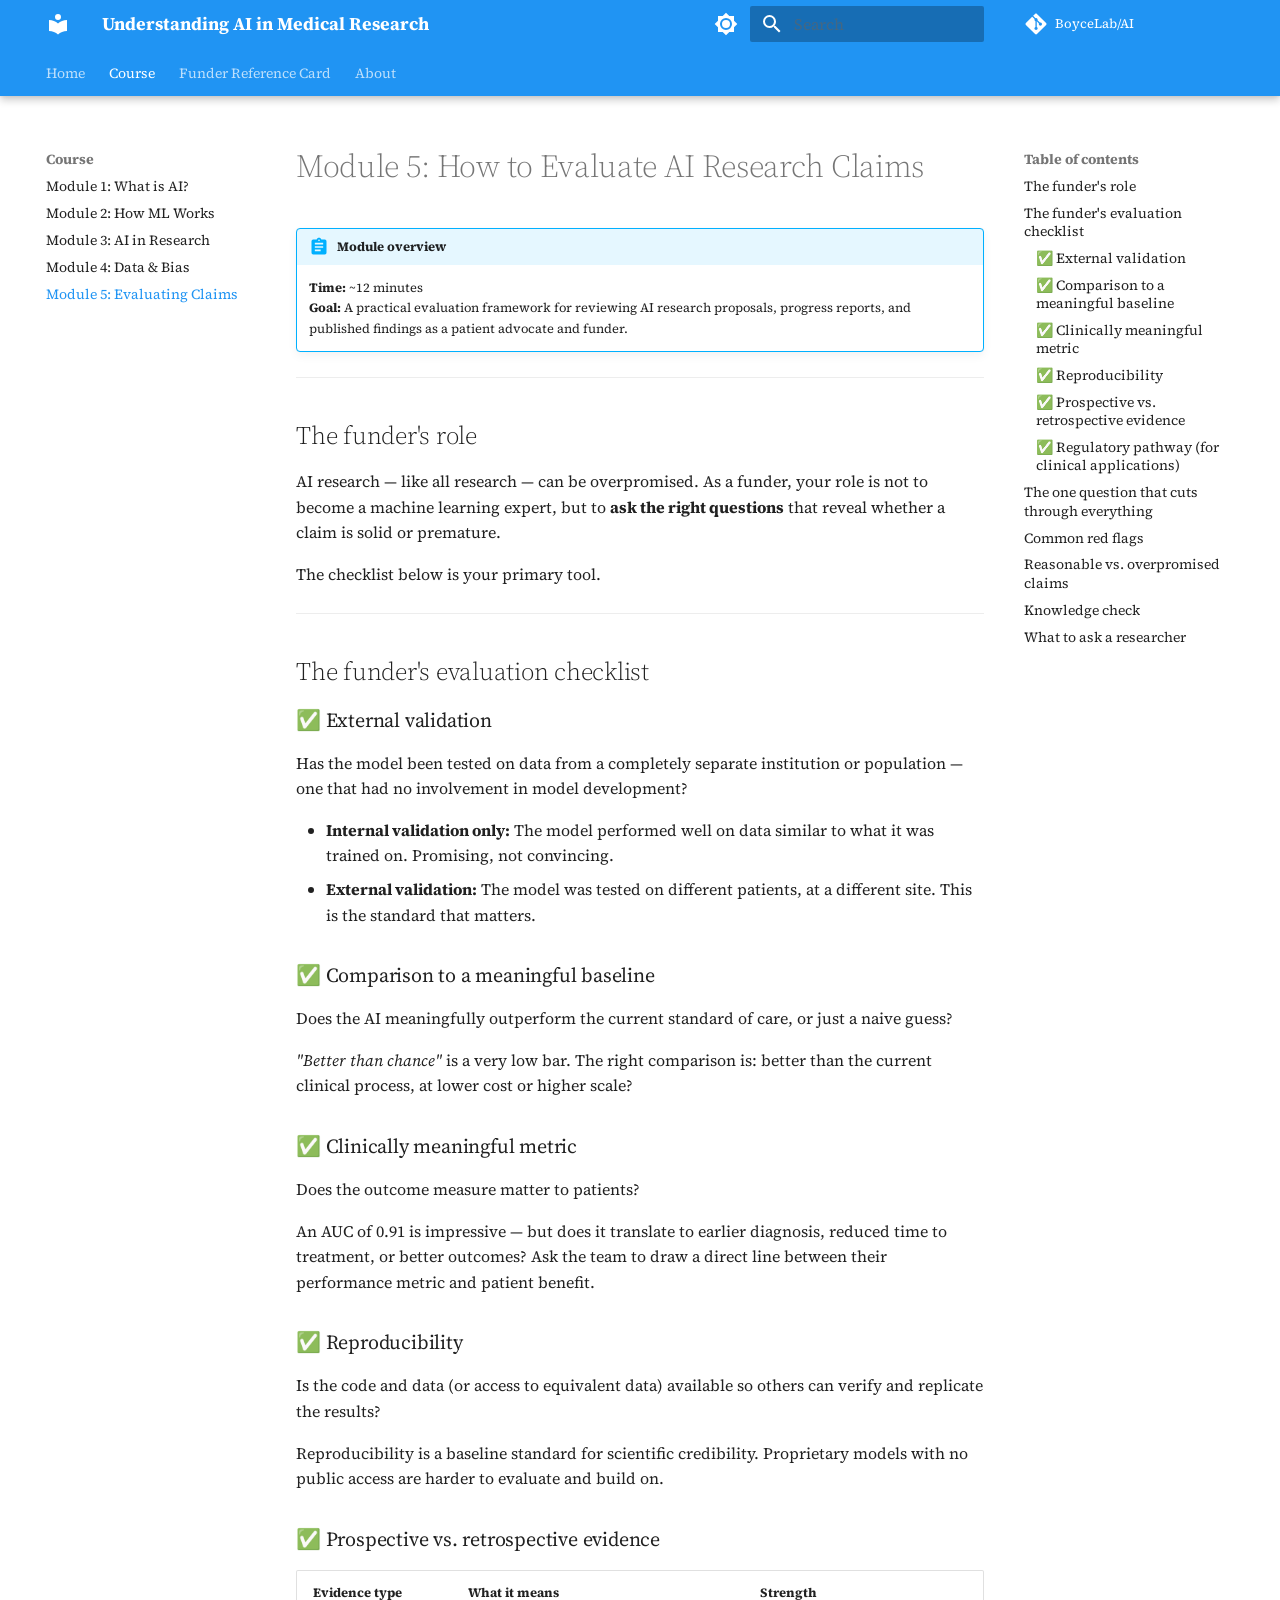
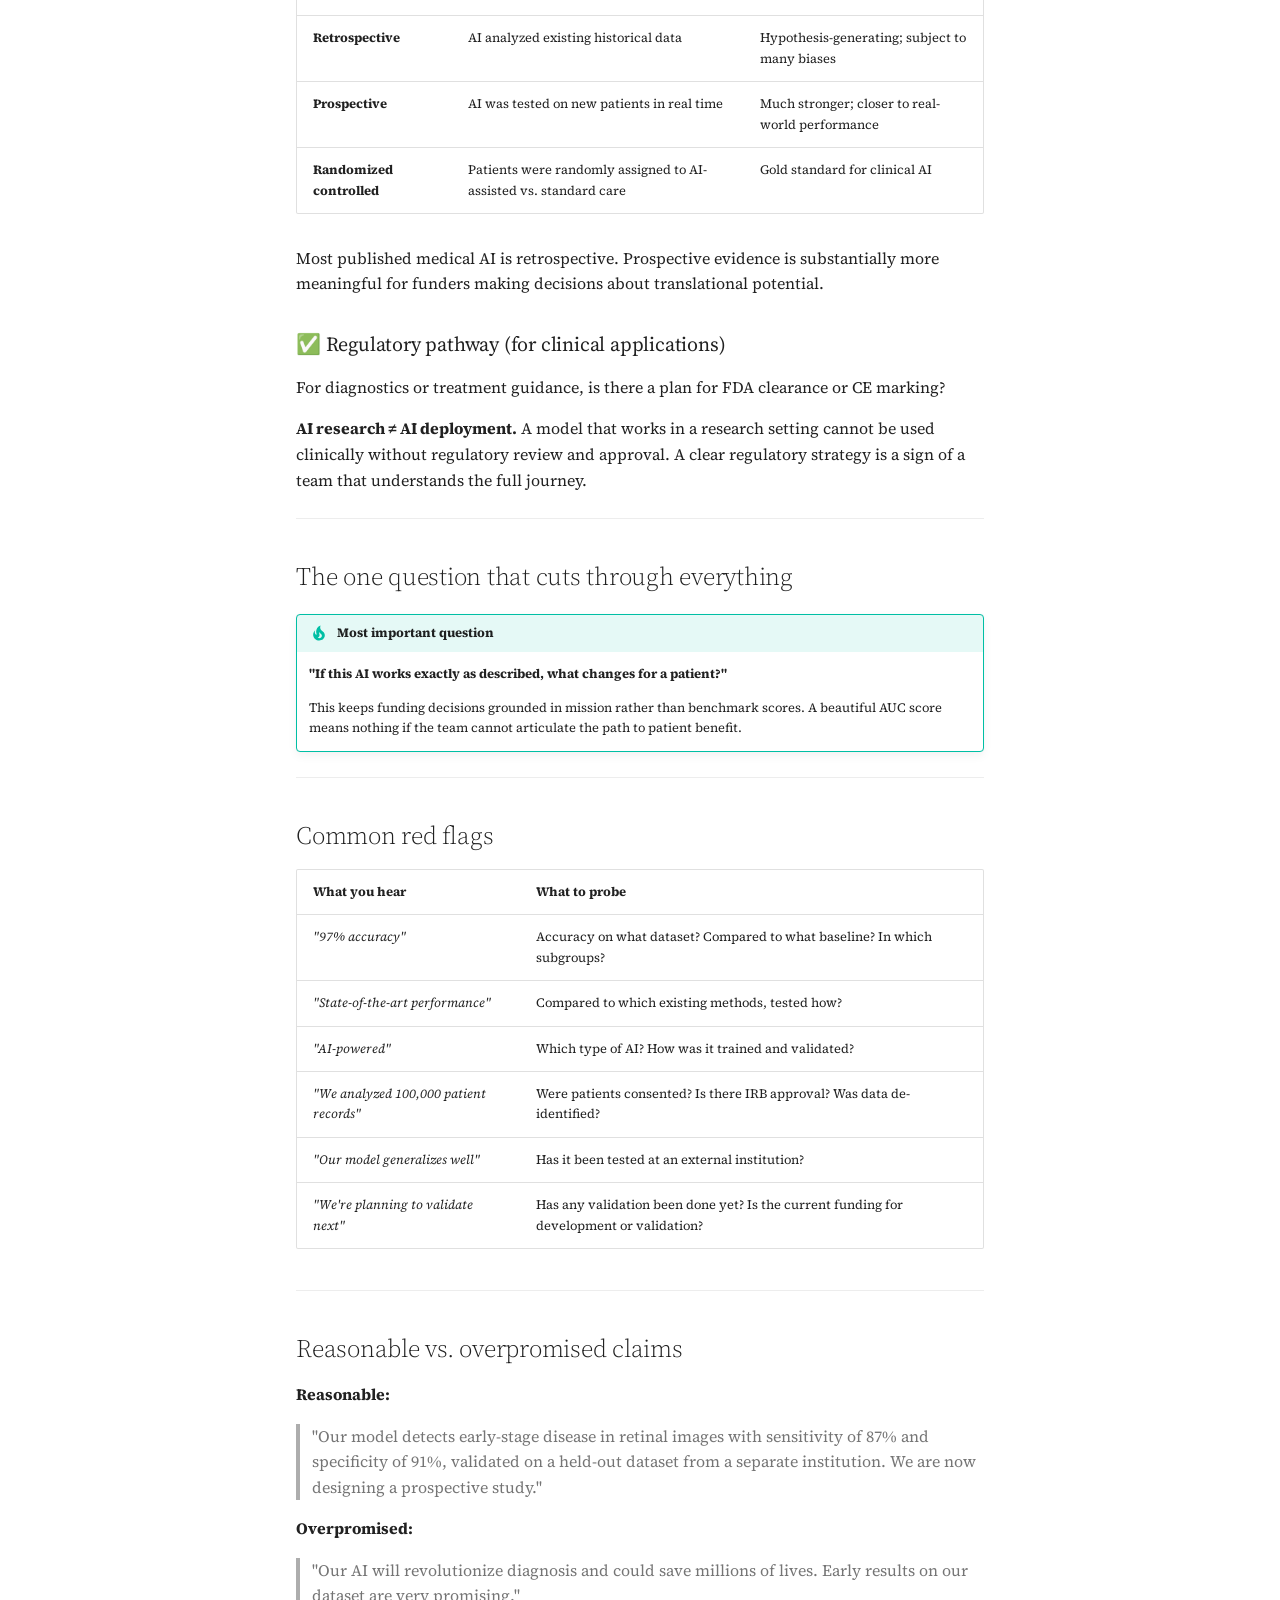
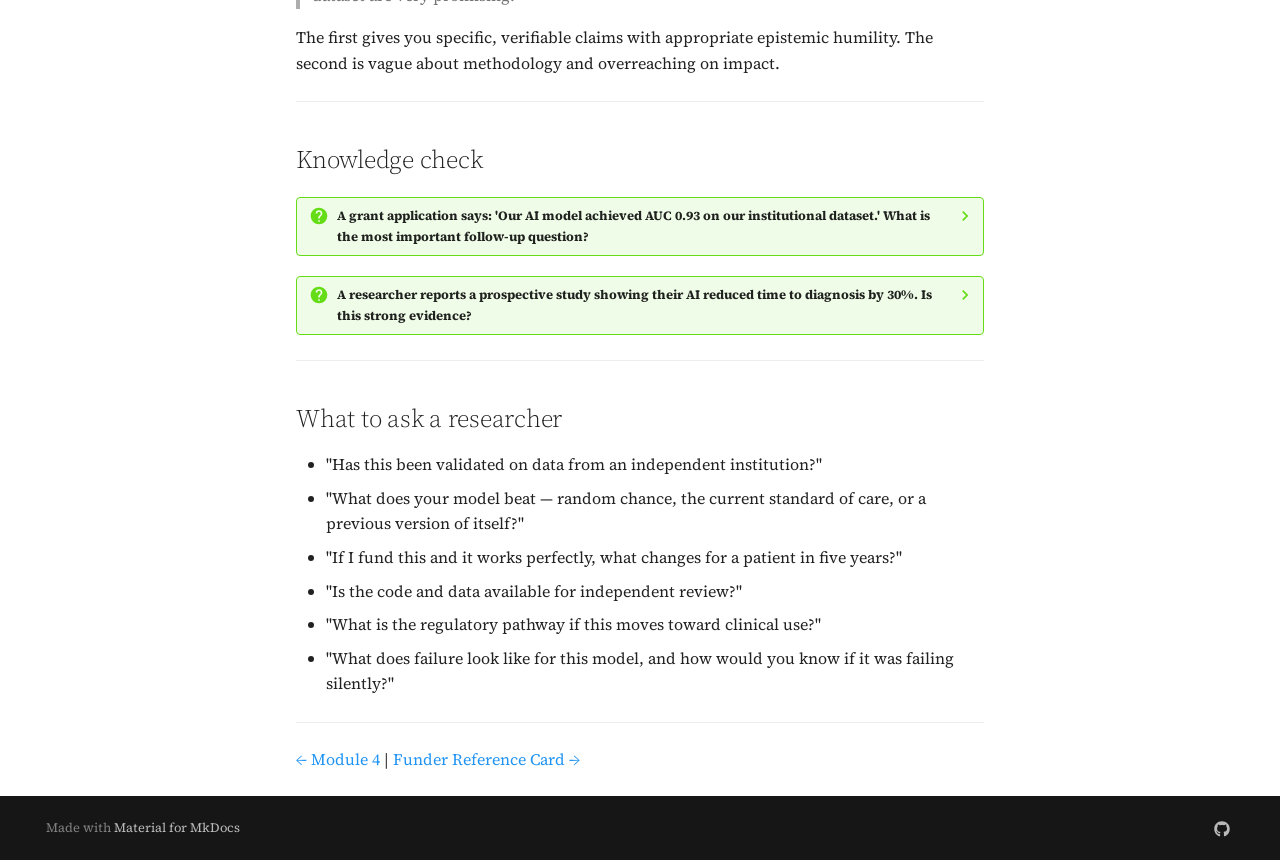
<file: modules/module5/index.html>
<!doctype html>
<html lang="en" class="no-js">
  <head>
    
      <meta charset="utf-8">
      <meta name="viewport" content="width=device-width,initial-scale=1">
      
        <meta name="description" content="A practical guide for patient advocates who fund and evaluate AI-driven science">
      
      
      
        <link rel="canonical" href="https://boycelab.github.io/AI/modules/module5/">
      
      
        <link rel="prev" href="../module4/">
      
      
        <link rel="next" href="../../reference/">
      
      
        
      
      
      <link rel="icon" href="../../assets/images/favicon.png">
      <meta name="generator" content="mkdocs-1.6.1, mkdocs-material-9.7.6">
    
    
      
        <title>Module 5: Evaluating Claims - Understanding AI in Medical Research</title>
      
    
    
      <link rel="stylesheet" href="../../assets/stylesheets/main.484c7ddc.min.css">
      
        
        <link rel="stylesheet" href="../../assets/stylesheets/palette.ab4e12ef.min.css">
      
      


    
    
      
    
    
      
        
        
        <link rel="preconnect" href="https://fonts.gstatic.com" crossorigin>
        <link rel="stylesheet" href="https://fonts.googleapis.com/css?family=Source+Serif+4:300,300i,400,400i,700,700i%7CRoboto+Mono:400,400i,700,700i&display=fallback">
        <style>:root{--md-text-font:"Source Serif 4";--md-code-font:"Roboto Mono"}</style>
      
    
    
      <link rel="stylesheet" href="../../stylesheets/extra.css">
    
    <script>__md_scope=new URL("../..",location),__md_hash=e=>[...e].reduce(((e,_)=>(e<<5)-e+_.charCodeAt(0)),0),__md_get=(e,_=localStorage,t=__md_scope)=>JSON.parse(_.getItem(t.pathname+"."+e)),__md_set=(e,_,t=localStorage,a=__md_scope)=>{try{t.setItem(a.pathname+"."+e,JSON.stringify(_))}catch(e){}}</script>
    
      

    
    
  </head>
  
  
    
    
      
    
    
    
    
    <body dir="ltr" data-md-color-scheme="default" data-md-color-primary="blue" data-md-color-accent="light-blue">
  
    
    <input class="md-toggle" data-md-toggle="drawer" type="checkbox" id="__drawer" autocomplete="off">
    <input class="md-toggle" data-md-toggle="search" type="checkbox" id="__search" autocomplete="off">
    <label class="md-overlay" for="__drawer"></label>
    <div data-md-component="skip">
      
        
        <a href="#module-5-how-to-evaluate-ai-research-claims" class="md-skip">
          Skip to content
        </a>
      
    </div>
    <div data-md-component="announce">
      
    </div>
    
    
      

  

<header class="md-header md-header--shadow md-header--lifted" data-md-component="header">
  <nav class="md-header__inner md-grid" aria-label="Header">
    <a href="../.." title="Understanding AI in Medical Research" class="md-header__button md-logo" aria-label="Understanding AI in Medical Research" data-md-component="logo">
      
  
  <svg xmlns="http://www.w3.org/2000/svg" viewBox="0 0 24 24"><path d="M12 8a3 3 0 0 0 3-3 3 3 0 0 0-3-3 3 3 0 0 0-3 3 3 3 0 0 0 3 3m0 3.54C9.64 9.35 6.5 8 3 8v11c3.5 0 6.64 1.35 9 3.54 2.36-2.19 5.5-3.54 9-3.54V8c-3.5 0-6.64 1.35-9 3.54"/></svg>

    </a>
    <label class="md-header__button md-icon" for="__drawer">
      
      <svg xmlns="http://www.w3.org/2000/svg" viewBox="0 0 24 24"><path d="M3 6h18v2H3zm0 5h18v2H3zm0 5h18v2H3z"/></svg>
    </label>
    <div class="md-header__title" data-md-component="header-title">
      <div class="md-header__ellipsis">
        <div class="md-header__topic">
          <span class="md-ellipsis">
            Understanding AI in Medical Research
          </span>
        </div>
        <div class="md-header__topic" data-md-component="header-topic">
          <span class="md-ellipsis">
            
              Module 5: Evaluating Claims
            
          </span>
        </div>
      </div>
    </div>
    
      
        <form class="md-header__option" data-md-component="palette">
  
    
    
    
    <input class="md-option" data-md-color-media="" data-md-color-scheme="default" data-md-color-primary="blue" data-md-color-accent="light-blue"  aria-label="Switch to dark mode"  type="radio" name="__palette" id="__palette_0">
    
      <label class="md-header__button md-icon" title="Switch to dark mode" for="__palette_1" hidden>
        <svg xmlns="http://www.w3.org/2000/svg" viewBox="0 0 24 24"><path d="M12 8a4 4 0 0 0-4 4 4 4 0 0 0 4 4 4 4 0 0 0 4-4 4 4 0 0 0-4-4m0 10a6 6 0 0 1-6-6 6 6 0 0 1 6-6 6 6 0 0 1 6 6 6 6 0 0 1-6 6m8-9.31V4h-4.69L12 .69 8.69 4H4v4.69L.69 12 4 15.31V20h4.69L12 23.31 15.31 20H20v-4.69L23.31 12z"/></svg>
      </label>
    
  
    
    
    
    <input class="md-option" data-md-color-media="" data-md-color-scheme="slate" data-md-color-primary="blue" data-md-color-accent="light-blue"  aria-label="Switch to light mode"  type="radio" name="__palette" id="__palette_1">
    
      <label class="md-header__button md-icon" title="Switch to light mode" for="__palette_0" hidden>
        <svg xmlns="http://www.w3.org/2000/svg" viewBox="0 0 24 24"><path d="M12 18c-.89 0-1.74-.2-2.5-.55C11.56 16.5 13 14.42 13 12s-1.44-4.5-3.5-5.45C10.26 6.2 11.11 6 12 6a6 6 0 0 1 6 6 6 6 0 0 1-6 6m8-9.31V4h-4.69L12 .69 8.69 4H4v4.69L.69 12 4 15.31V20h4.69L12 23.31 15.31 20H20v-4.69L23.31 12z"/></svg>
      </label>
    
  
</form>
      
    
    
      <script>var palette=__md_get("__palette");if(palette&&palette.color){if("(prefers-color-scheme)"===palette.color.media){var media=matchMedia("(prefers-color-scheme: light)"),input=document.querySelector(media.matches?"[data-md-color-media='(prefers-color-scheme: light)']":"[data-md-color-media='(prefers-color-scheme: dark)']");palette.color.media=input.getAttribute("data-md-color-media"),palette.color.scheme=input.getAttribute("data-md-color-scheme"),palette.color.primary=input.getAttribute("data-md-color-primary"),palette.color.accent=input.getAttribute("data-md-color-accent")}for(var[key,value]of Object.entries(palette.color))document.body.setAttribute("data-md-color-"+key,value)}</script>
    
    
    
      
      
        <label class="md-header__button md-icon" for="__search">
          
          <svg xmlns="http://www.w3.org/2000/svg" viewBox="0 0 24 24"><path d="M9.5 3A6.5 6.5 0 0 1 16 9.5c0 1.61-.59 3.09-1.56 4.23l.27.27h.79l5 5-1.5 1.5-5-5v-.79l-.27-.27A6.52 6.52 0 0 1 9.5 16 6.5 6.5 0 0 1 3 9.5 6.5 6.5 0 0 1 9.5 3m0 2C7 5 5 7 5 9.5S7 14 9.5 14 14 12 14 9.5 12 5 9.5 5"/></svg>
        </label>
        <div class="md-search" data-md-component="search" role="dialog">
  <label class="md-search__overlay" for="__search"></label>
  <div class="md-search__inner" role="search">
    <form class="md-search__form" name="search">
      <input type="text" class="md-search__input" name="query" aria-label="Search" placeholder="Search" autocapitalize="off" autocorrect="off" autocomplete="off" spellcheck="false" data-md-component="search-query" required>
      <label class="md-search__icon md-icon" for="__search">
        
        <svg xmlns="http://www.w3.org/2000/svg" viewBox="0 0 24 24"><path d="M9.5 3A6.5 6.5 0 0 1 16 9.5c0 1.61-.59 3.09-1.56 4.23l.27.27h.79l5 5-1.5 1.5-5-5v-.79l-.27-.27A6.52 6.52 0 0 1 9.5 16 6.5 6.5 0 0 1 3 9.5 6.5 6.5 0 0 1 9.5 3m0 2C7 5 5 7 5 9.5S7 14 9.5 14 14 12 14 9.5 12 5 9.5 5"/></svg>
        
        <svg xmlns="http://www.w3.org/2000/svg" viewBox="0 0 24 24"><path d="M20 11v2H8l5.5 5.5-1.42 1.42L4.16 12l7.92-7.92L13.5 5.5 8 11z"/></svg>
      </label>
      <nav class="md-search__options" aria-label="Search">
        
        <button type="reset" class="md-search__icon md-icon" title="Clear" aria-label="Clear" tabindex="-1">
          
          <svg xmlns="http://www.w3.org/2000/svg" viewBox="0 0 24 24"><path d="M19 6.41 17.59 5 12 10.59 6.41 5 5 6.41 10.59 12 5 17.59 6.41 19 12 13.41 17.59 19 19 17.59 13.41 12z"/></svg>
        </button>
      </nav>
      
        <div class="md-search__suggest" data-md-component="search-suggest"></div>
      
    </form>
    <div class="md-search__output">
      <div class="md-search__scrollwrap" tabindex="0" data-md-scrollfix>
        <div class="md-search-result" data-md-component="search-result">
          <div class="md-search-result__meta">
            Initializing search
          </div>
          <ol class="md-search-result__list" role="presentation"></ol>
        </div>
      </div>
    </div>
  </div>
</div>
      
    
    
      <div class="md-header__source">
        <a href="https://github.com/BoyceLab/AI" title="Go to repository" class="md-source" data-md-component="source">
  <div class="md-source__icon md-icon">
    
    <svg xmlns="http://www.w3.org/2000/svg" viewBox="0 0 448 512"><!--! Font Awesome Free 7.1.0 by @fontawesome - https://fontawesome.com License - https://fontawesome.com/license/free (Icons: CC BY 4.0, Fonts: SIL OFL 1.1, Code: MIT License) Copyright 2025 Fonticons, Inc.--><path d="M439.6 236.1 244 40.5c-5.4-5.5-12.8-8.5-20.4-8.5s-15 3-20.4 8.4L162.5 81l51.5 51.5c27.1-9.1 52.7 16.8 43.4 43.7l49.7 49.7c34.2-11.8 61.2 31 35.5 56.7-26.5 26.5-70.2-2.9-56-37.3L240.3 199v121.9c25.3 12.5 22.3 41.8 9.1 55-6.4 6.4-15.2 10.1-24.3 10.1s-17.8-3.6-24.3-10.1c-17.6-17.6-11.1-46.9 11.2-56v-123c-20.8-8.5-24.6-30.7-18.6-45L142.6 101 8.5 235.1C3 240.6 0 247.9 0 255.5s3 15 8.5 20.4l195.6 195.7c5.4 5.4 12.7 8.4 20.4 8.4s15-3 20.4-8.4l194.7-194.7c5.4-5.4 8.4-12.8 8.4-20.4s-3-15-8.4-20.4"/></svg>
  </div>
  <div class="md-source__repository">
    BoyceLab/AI
  </div>
</a>
      </div>
    
  </nav>
  
    
      
<nav class="md-tabs" aria-label="Tabs" data-md-component="tabs">
  <div class="md-grid">
    <ul class="md-tabs__list">
      
        
  
  
  
  
    <li class="md-tabs__item">
      <a href="../.." class="md-tabs__link">
        
  
  
    
  
  Home

      </a>
    </li>
  

      
        
  
  
  
    
  
  
    
    
      <li class="md-tabs__item md-tabs__item--active">
        <a href="../module1/" class="md-tabs__link">
          
  
  
  Course

        </a>
      </li>
    
  

      
        
  
  
  
  
    <li class="md-tabs__item">
      <a href="../../reference/" class="md-tabs__link">
        
  
  
    
  
  Funder Reference Card

      </a>
    </li>
  

      
        
  
  
  
  
    <li class="md-tabs__item">
      <a href="../../about/" class="md-tabs__link">
        
  
  
    
  
  About

      </a>
    </li>
  

      
    </ul>
  </div>
</nav>
    
  
</header>
    
    <div class="md-container" data-md-component="container">
      
      
        
      
      <main class="md-main" data-md-component="main">
        <div class="md-main__inner md-grid">
          
            
              
              <div class="md-sidebar md-sidebar--primary" data-md-component="sidebar" data-md-type="navigation" >
                <div class="md-sidebar__scrollwrap">
                  <div class="md-sidebar__inner">
                    


  


<nav class="md-nav md-nav--primary md-nav--lifted" aria-label="Navigation" data-md-level="0">
  <label class="md-nav__title" for="__drawer">
    <a href="../.." title="Understanding AI in Medical Research" class="md-nav__button md-logo" aria-label="Understanding AI in Medical Research" data-md-component="logo">
      
  
  <svg xmlns="http://www.w3.org/2000/svg" viewBox="0 0 24 24"><path d="M12 8a3 3 0 0 0 3-3 3 3 0 0 0-3-3 3 3 0 0 0-3 3 3 3 0 0 0 3 3m0 3.54C9.64 9.35 6.5 8 3 8v11c3.5 0 6.64 1.35 9 3.54 2.36-2.19 5.5-3.54 9-3.54V8c-3.5 0-6.64 1.35-9 3.54"/></svg>

    </a>
    Understanding AI in Medical Research
  </label>
  
    <div class="md-nav__source">
      <a href="https://github.com/BoyceLab/AI" title="Go to repository" class="md-source" data-md-component="source">
  <div class="md-source__icon md-icon">
    
    <svg xmlns="http://www.w3.org/2000/svg" viewBox="0 0 448 512"><!--! Font Awesome Free 7.1.0 by @fontawesome - https://fontawesome.com License - https://fontawesome.com/license/free (Icons: CC BY 4.0, Fonts: SIL OFL 1.1, Code: MIT License) Copyright 2025 Fonticons, Inc.--><path d="M439.6 236.1 244 40.5c-5.4-5.5-12.8-8.5-20.4-8.5s-15 3-20.4 8.4L162.5 81l51.5 51.5c27.1-9.1 52.7 16.8 43.4 43.7l49.7 49.7c34.2-11.8 61.2 31 35.5 56.7-26.5 26.5-70.2-2.9-56-37.3L240.3 199v121.9c25.3 12.5 22.3 41.8 9.1 55-6.4 6.4-15.2 10.1-24.3 10.1s-17.8-3.6-24.3-10.1c-17.6-17.6-11.1-46.9 11.2-56v-123c-20.8-8.5-24.6-30.7-18.6-45L142.6 101 8.5 235.1C3 240.6 0 247.9 0 255.5s3 15 8.5 20.4l195.6 195.7c5.4 5.4 12.7 8.4 20.4 8.4s15-3 20.4-8.4l194.7-194.7c5.4-5.4 8.4-12.8 8.4-20.4s-3-15-8.4-20.4"/></svg>
  </div>
  <div class="md-source__repository">
    BoyceLab/AI
  </div>
</a>
    </div>
  
  <ul class="md-nav__list" data-md-scrollfix>
    
      
      
  
  
  
  
    <li class="md-nav__item">
      <a href="../.." class="md-nav__link">
        
  
  
  <span class="md-ellipsis">
    
  
    Home
  

    
  </span>
  
  

      </a>
    </li>
  

    
      
      
  
  
    
  
  
  
    
    
    
    
      
        
        
      
      
        
      
    
    
    <li class="md-nav__item md-nav__item--active md-nav__item--section md-nav__item--nested">
      
        
        
        <input class="md-nav__toggle md-toggle " type="checkbox" id="__nav_2" checked>
        
          
          <label class="md-nav__link" for="__nav_2" id="__nav_2_label" tabindex="">
            
  
  
  <span class="md-ellipsis">
    
  
    Course
  

    
  </span>
  
  

            <span class="md-nav__icon md-icon"></span>
          </label>
        
        <nav class="md-nav" data-md-level="1" aria-labelledby="__nav_2_label" aria-expanded="true">
          <label class="md-nav__title" for="__nav_2">
            <span class="md-nav__icon md-icon"></span>
            
  
    Course
  

          </label>
          <ul class="md-nav__list" data-md-scrollfix>
            
              
                
  
  
  
  
    <li class="md-nav__item">
      <a href="../module1/" class="md-nav__link">
        
  
  
  <span class="md-ellipsis">
    
  
    Module 1: What is AI?
  

    
  </span>
  
  

      </a>
    </li>
  

              
            
              
                
  
  
  
  
    <li class="md-nav__item">
      <a href="../module2/" class="md-nav__link">
        
  
  
  <span class="md-ellipsis">
    
  
    Module 2: How ML Works
  

    
  </span>
  
  

      </a>
    </li>
  

              
            
              
                
  
  
  
  
    <li class="md-nav__item">
      <a href="../module3/" class="md-nav__link">
        
  
  
  <span class="md-ellipsis">
    
  
    Module 3: AI in Research
  

    
  </span>
  
  

      </a>
    </li>
  

              
            
              
                
  
  
  
  
    <li class="md-nav__item">
      <a href="../module4/" class="md-nav__link">
        
  
  
  <span class="md-ellipsis">
    
  
    Module 4: Data & Bias
  

    
  </span>
  
  

      </a>
    </li>
  

              
            
              
                
  
  
    
  
  
  
    <li class="md-nav__item md-nav__item--active">
      
      <input class="md-nav__toggle md-toggle" type="checkbox" id="__toc">
      
      
        
      
      
        <label class="md-nav__link md-nav__link--active" for="__toc">
          
  
  
  <span class="md-ellipsis">
    
  
    Module 5: Evaluating Claims
  

    
  </span>
  
  

          <span class="md-nav__icon md-icon"></span>
        </label>
      
      <a href="./" class="md-nav__link md-nav__link--active">
        
  
  
  <span class="md-ellipsis">
    
  
    Module 5: Evaluating Claims
  

    
  </span>
  
  

      </a>
      
        

<nav class="md-nav md-nav--secondary" aria-label="Table of contents">
  
  
  
    
  
  
    <label class="md-nav__title" for="__toc">
      <span class="md-nav__icon md-icon"></span>
      Table of contents
    </label>
    <ul class="md-nav__list" data-md-component="toc" data-md-scrollfix>
      
        <li class="md-nav__item">
  <a href="#the-funders-role" class="md-nav__link">
    <span class="md-ellipsis">
      
        The funder's role
      
    </span>
  </a>
  
</li>
      
        <li class="md-nav__item">
  <a href="#the-funders-evaluation-checklist" class="md-nav__link">
    <span class="md-ellipsis">
      
        The funder's evaluation checklist
      
    </span>
  </a>
  
    <nav class="md-nav" aria-label="The funder&#39;s evaluation checklist">
      <ul class="md-nav__list">
        
          <li class="md-nav__item">
  <a href="#external-validation" class="md-nav__link">
    <span class="md-ellipsis">
      
        ✅ External validation
      
    </span>
  </a>
  
</li>
        
          <li class="md-nav__item">
  <a href="#comparison-to-a-meaningful-baseline" class="md-nav__link">
    <span class="md-ellipsis">
      
        ✅ Comparison to a meaningful baseline
      
    </span>
  </a>
  
</li>
        
          <li class="md-nav__item">
  <a href="#clinically-meaningful-metric" class="md-nav__link">
    <span class="md-ellipsis">
      
        ✅ Clinically meaningful metric
      
    </span>
  </a>
  
</li>
        
          <li class="md-nav__item">
  <a href="#reproducibility" class="md-nav__link">
    <span class="md-ellipsis">
      
        ✅ Reproducibility
      
    </span>
  </a>
  
</li>
        
          <li class="md-nav__item">
  <a href="#prospective-vs-retrospective-evidence" class="md-nav__link">
    <span class="md-ellipsis">
      
        ✅ Prospective vs. retrospective evidence
      
    </span>
  </a>
  
</li>
        
          <li class="md-nav__item">
  <a href="#regulatory-pathway-for-clinical-applications" class="md-nav__link">
    <span class="md-ellipsis">
      
        ✅ Regulatory pathway (for clinical applications)
      
    </span>
  </a>
  
</li>
        
      </ul>
    </nav>
  
</li>
      
        <li class="md-nav__item">
  <a href="#the-one-question-that-cuts-through-everything" class="md-nav__link">
    <span class="md-ellipsis">
      
        The one question that cuts through everything
      
    </span>
  </a>
  
</li>
      
        <li class="md-nav__item">
  <a href="#common-red-flags" class="md-nav__link">
    <span class="md-ellipsis">
      
        Common red flags
      
    </span>
  </a>
  
</li>
      
        <li class="md-nav__item">
  <a href="#reasonable-vs-overpromised-claims" class="md-nav__link">
    <span class="md-ellipsis">
      
        Reasonable vs. overpromised claims
      
    </span>
  </a>
  
</li>
      
        <li class="md-nav__item">
  <a href="#knowledge-check" class="md-nav__link">
    <span class="md-ellipsis">
      
        Knowledge check
      
    </span>
  </a>
  
</li>
      
        <li class="md-nav__item">
  <a href="#what-to-ask-a-researcher" class="md-nav__link">
    <span class="md-ellipsis">
      
        What to ask a researcher
      
    </span>
  </a>
  
</li>
      
    </ul>
  
</nav>
      
    </li>
  

              
            
          </ul>
        </nav>
      
    </li>
  

    
      
      
  
  
  
  
    <li class="md-nav__item">
      <a href="../../reference/" class="md-nav__link">
        
  
  
  <span class="md-ellipsis">
    
  
    Funder Reference Card
  

    
  </span>
  
  

      </a>
    </li>
  

    
      
      
  
  
  
  
    <li class="md-nav__item">
      <a href="../../about/" class="md-nav__link">
        
  
  
  <span class="md-ellipsis">
    
  
    About
  

    
  </span>
  
  

      </a>
    </li>
  

    
  </ul>
</nav>
                  </div>
                </div>
              </div>
            
            
              
              <div class="md-sidebar md-sidebar--secondary" data-md-component="sidebar" data-md-type="toc" >
                <div class="md-sidebar__scrollwrap">
                  <div class="md-sidebar__inner">
                    

<nav class="md-nav md-nav--secondary" aria-label="Table of contents">
  
  
  
    
  
  
    <label class="md-nav__title" for="__toc">
      <span class="md-nav__icon md-icon"></span>
      Table of contents
    </label>
    <ul class="md-nav__list" data-md-component="toc" data-md-scrollfix>
      
        <li class="md-nav__item">
  <a href="#the-funders-role" class="md-nav__link">
    <span class="md-ellipsis">
      
        The funder's role
      
    </span>
  </a>
  
</li>
      
        <li class="md-nav__item">
  <a href="#the-funders-evaluation-checklist" class="md-nav__link">
    <span class="md-ellipsis">
      
        The funder's evaluation checklist
      
    </span>
  </a>
  
    <nav class="md-nav" aria-label="The funder&#39;s evaluation checklist">
      <ul class="md-nav__list">
        
          <li class="md-nav__item">
  <a href="#external-validation" class="md-nav__link">
    <span class="md-ellipsis">
      
        ✅ External validation
      
    </span>
  </a>
  
</li>
        
          <li class="md-nav__item">
  <a href="#comparison-to-a-meaningful-baseline" class="md-nav__link">
    <span class="md-ellipsis">
      
        ✅ Comparison to a meaningful baseline
      
    </span>
  </a>
  
</li>
        
          <li class="md-nav__item">
  <a href="#clinically-meaningful-metric" class="md-nav__link">
    <span class="md-ellipsis">
      
        ✅ Clinically meaningful metric
      
    </span>
  </a>
  
</li>
        
          <li class="md-nav__item">
  <a href="#reproducibility" class="md-nav__link">
    <span class="md-ellipsis">
      
        ✅ Reproducibility
      
    </span>
  </a>
  
</li>
        
          <li class="md-nav__item">
  <a href="#prospective-vs-retrospective-evidence" class="md-nav__link">
    <span class="md-ellipsis">
      
        ✅ Prospective vs. retrospective evidence
      
    </span>
  </a>
  
</li>
        
          <li class="md-nav__item">
  <a href="#regulatory-pathway-for-clinical-applications" class="md-nav__link">
    <span class="md-ellipsis">
      
        ✅ Regulatory pathway (for clinical applications)
      
    </span>
  </a>
  
</li>
        
      </ul>
    </nav>
  
</li>
      
        <li class="md-nav__item">
  <a href="#the-one-question-that-cuts-through-everything" class="md-nav__link">
    <span class="md-ellipsis">
      
        The one question that cuts through everything
      
    </span>
  </a>
  
</li>
      
        <li class="md-nav__item">
  <a href="#common-red-flags" class="md-nav__link">
    <span class="md-ellipsis">
      
        Common red flags
      
    </span>
  </a>
  
</li>
      
        <li class="md-nav__item">
  <a href="#reasonable-vs-overpromised-claims" class="md-nav__link">
    <span class="md-ellipsis">
      
        Reasonable vs. overpromised claims
      
    </span>
  </a>
  
</li>
      
        <li class="md-nav__item">
  <a href="#knowledge-check" class="md-nav__link">
    <span class="md-ellipsis">
      
        Knowledge check
      
    </span>
  </a>
  
</li>
      
        <li class="md-nav__item">
  <a href="#what-to-ask-a-researcher" class="md-nav__link">
    <span class="md-ellipsis">
      
        What to ask a researcher
      
    </span>
  </a>
  
</li>
      
    </ul>
  
</nav>
                  </div>
                </div>
              </div>
            
          
          
            <div class="md-content" data-md-component="content">
              
              <article class="md-content__inner md-typeset">
                
                  


  
  


<h1 id="module-5-how-to-evaluate-ai-research-claims">Module 5: How to Evaluate AI Research Claims<a class="headerlink" href="#module-5-how-to-evaluate-ai-research-claims" title="Permanent link">&para;</a></h1>
<div class="admonition abstract">
<p class="admonition-title">Module overview</p>
<p><strong>Time:</strong> ~12 minutes<br />
<strong>Goal:</strong> A practical evaluation framework for reviewing AI research proposals, progress reports, and published findings as a patient advocate and funder.</p>
</div>
<hr />
<h2 id="the-funders-role">The funder's role<a class="headerlink" href="#the-funders-role" title="Permanent link">&para;</a></h2>
<p>AI research — like all research — can be overpromised. As a funder, your role is not to become a machine learning expert, but to <strong>ask the right questions</strong> that reveal whether a claim is solid or premature.</p>
<p>The checklist below is your primary tool.</p>
<hr />
<h2 id="the-funders-evaluation-checklist">The funder's evaluation checklist<a class="headerlink" href="#the-funders-evaluation-checklist" title="Permanent link">&para;</a></h2>
<h3 id="external-validation">✅ External validation<a class="headerlink" href="#external-validation" title="Permanent link">&para;</a></h3>
<p>Has the model been tested on data from a completely separate institution or population — one that had no involvement in model development?</p>
<ul>
<li><strong>Internal validation only:</strong> The model performed well on data similar to what it was trained on. Promising, not convincing.</li>
<li><strong>External validation:</strong> The model was tested on different patients, at a different site. This is the standard that matters.</li>
</ul>
<h3 id="comparison-to-a-meaningful-baseline">✅ Comparison to a meaningful baseline<a class="headerlink" href="#comparison-to-a-meaningful-baseline" title="Permanent link">&para;</a></h3>
<p>Does the AI meaningfully outperform the current standard of care, or just a naive guess?</p>
<p><em>"Better than chance"</em> is a very low bar. The right comparison is: better than the current clinical process, at lower cost or higher scale?</p>
<h3 id="clinically-meaningful-metric">✅ Clinically meaningful metric<a class="headerlink" href="#clinically-meaningful-metric" title="Permanent link">&para;</a></h3>
<p>Does the outcome measure matter to patients?</p>
<p>An AUC of 0.91 is impressive — but does it translate to earlier diagnosis, reduced time to treatment, or better outcomes? Ask the team to draw a direct line between their performance metric and patient benefit.</p>
<h3 id="reproducibility">✅ Reproducibility<a class="headerlink" href="#reproducibility" title="Permanent link">&para;</a></h3>
<p>Is the code and data (or access to equivalent data) available so others can verify and replicate the results?</p>
<p>Reproducibility is a baseline standard for scientific credibility. Proprietary models with no public access are harder to evaluate and build on.</p>
<h3 id="prospective-vs-retrospective-evidence">✅ Prospective vs. retrospective evidence<a class="headerlink" href="#prospective-vs-retrospective-evidence" title="Permanent link">&para;</a></h3>
<table>
<thead>
<tr>
<th>Evidence type</th>
<th>What it means</th>
<th>Strength</th>
</tr>
</thead>
<tbody>
<tr>
<td><strong>Retrospective</strong></td>
<td>AI analyzed existing historical data</td>
<td>Hypothesis-generating; subject to many biases</td>
</tr>
<tr>
<td><strong>Prospective</strong></td>
<td>AI was tested on new patients in real time</td>
<td>Much stronger; closer to real-world performance</td>
</tr>
<tr>
<td><strong>Randomized controlled</strong></td>
<td>Patients were randomly assigned to AI-assisted vs. standard care</td>
<td>Gold standard for clinical AI</td>
</tr>
</tbody>
</table>
<p>Most published medical AI is retrospective. Prospective evidence is substantially more meaningful for funders making decisions about translational potential.</p>
<h3 id="regulatory-pathway-for-clinical-applications">✅ Regulatory pathway (for clinical applications)<a class="headerlink" href="#regulatory-pathway-for-clinical-applications" title="Permanent link">&para;</a></h3>
<p>For diagnostics or treatment guidance, is there a plan for FDA clearance or CE marking?</p>
<p><strong>AI research ≠ AI deployment.</strong> A model that works in a research setting cannot be used clinically without regulatory review and approval. A clear regulatory strategy is a sign of a team that understands the full journey.</p>
<hr />
<h2 id="the-one-question-that-cuts-through-everything">The one question that cuts through everything<a class="headerlink" href="#the-one-question-that-cuts-through-everything" title="Permanent link">&para;</a></h2>
<div class="admonition tip">
<p class="admonition-title">Most important question</p>
<p><strong>"If this AI works exactly as described, what changes for a patient?"</strong></p>
<p>This keeps funding decisions grounded in mission rather than benchmark scores. A beautiful AUC score means nothing if the team cannot articulate the path to patient benefit.</p>
</div>
<hr />
<h2 id="common-red-flags">Common red flags<a class="headerlink" href="#common-red-flags" title="Permanent link">&para;</a></h2>
<table>
<thead>
<tr>
<th>What you hear</th>
<th>What to probe</th>
</tr>
</thead>
<tbody>
<tr>
<td><em>"97% accuracy"</em></td>
<td>Accuracy on what dataset? Compared to what baseline? In which subgroups?</td>
</tr>
<tr>
<td><em>"State-of-the-art performance"</em></td>
<td>Compared to which existing methods, tested how?</td>
</tr>
<tr>
<td><em>"AI-powered"</em></td>
<td>Which type of AI? How was it trained and validated?</td>
</tr>
<tr>
<td><em>"We analyzed 100,000 patient records"</em></td>
<td>Were patients consented? Is there IRB approval? Was data de-identified?</td>
</tr>
<tr>
<td><em>"Our model generalizes well"</em></td>
<td>Has it been tested at an external institution?</td>
</tr>
<tr>
<td><em>"We're planning to validate next"</em></td>
<td>Has any validation been done yet? Is the current funding for development or validation?</td>
</tr>
</tbody>
</table>
<hr />
<h2 id="reasonable-vs-overpromised-claims">Reasonable vs. overpromised claims<a class="headerlink" href="#reasonable-vs-overpromised-claims" title="Permanent link">&para;</a></h2>
<p><strong>Reasonable:</strong></p>
<blockquote>
<p>"Our model detects early-stage disease in retinal images with sensitivity of 87% and specificity of 91%, validated on a held-out dataset from a separate institution. We are now designing a prospective study."</p>
</blockquote>
<p><strong>Overpromised:</strong></p>
<blockquote>
<p>"Our AI will revolutionize diagnosis and could save millions of lives. Early results on our dataset are very promising."</p>
</blockquote>
<p>The first gives you specific, verifiable claims with appropriate epistemic humility. The second is vague about methodology and overreaching on impact.</p>
<hr />
<h2 id="knowledge-check">Knowledge check<a class="headerlink" href="#knowledge-check" title="Permanent link">&para;</a></h2>
<details class="question">
<summary>A grant application says: 'Our AI model achieved AUC 0.93 on our institutional dataset.' What is the most important follow-up question?</summary>
<p><strong>Correct answer:</strong> "Has this been validated on data from an independent institution?"</p>
<p>Performance on a single institution's data — especially data used during development — is far weaker evidence than validation on an external, independent dataset. This is the most important next question before drawing conclusions about generalizability.</p>
</details>
<details class="question">
<summary>A researcher reports a prospective study showing their AI reduced time to diagnosis by 30%. Is this strong evidence?</summary>
<p><strong>Yes, this is substantially stronger evidence than most published medical AI.</strong> Prospective evidence — the model was tested on new patients in real time — is much more meaningful than retrospective analysis of historical data. Ask about sample size, statistical significance, the comparison condition, and whether the study was randomized.</p>
</details>
<hr />
<h2 id="what-to-ask-a-researcher">What to ask a researcher<a class="headerlink" href="#what-to-ask-a-researcher" title="Permanent link">&para;</a></h2>
<ul>
<li>"Has this been validated on data from an independent institution?"</li>
<li>"What does your model beat — random chance, the current standard of care, or a previous version of itself?"</li>
<li>"If I fund this and it works perfectly, what changes for a patient in five years?"</li>
<li>"Is the code and data available for independent review?"</li>
<li>"What is the regulatory pathway if this moves toward clinical use?"</li>
<li>"What does failure look like for this model, and how would you know if it was failing silently?"</li>
</ul>
<hr />
<p><a href="../module4/">← Module 4</a> | <a href="../../reference/">Funder Reference Card →</a></p>












                
              </article>
            </div>
          
          
<script>var target=document.getElementById(location.hash.slice(1));target&&target.name&&(target.checked=target.name.startsWith("__tabbed_"))</script>
        </div>
        
          <button type="button" class="md-top md-icon" data-md-component="top" hidden>
  
  <svg xmlns="http://www.w3.org/2000/svg" viewBox="0 0 24 24"><path d="M13 20h-2V8l-5.5 5.5-1.42-1.42L12 4.16l7.92 7.92-1.42 1.42L13 8z"/></svg>
  Back to top
</button>
        
      </main>
      
        <footer class="md-footer">
  
  <div class="md-footer-meta md-typeset">
    <div class="md-footer-meta__inner md-grid">
      <div class="md-copyright">
  
  
    Made with
    <a href="https://squidfunk.github.io/mkdocs-material/" target="_blank" rel="noopener">
      Material for MkDocs
    </a>
  
</div>
      
        
<div class="md-social">
  
    
    
    
    
      
      
    
    <a href="https://github.com/BoyceLab/AI" target="_blank" rel="noopener" title="github.com" class="md-social__link">
      <svg xmlns="http://www.w3.org/2000/svg" viewBox="0 0 512 512"><!--! Font Awesome Free 7.1.0 by @fontawesome - https://fontawesome.com License - https://fontawesome.com/license/free (Icons: CC BY 4.0, Fonts: SIL OFL 1.1, Code: MIT License) Copyright 2025 Fonticons, Inc.--><path d="M173.9 397.4c0 2-2.3 3.6-5.2 3.6-3.3.3-5.6-1.3-5.6-3.6 0-2 2.3-3.6 5.2-3.6 3-.3 5.6 1.3 5.6 3.6m-31.1-4.5c-.7 2 1.3 4.3 4.3 4.9 2.6 1 5.6 0 6.2-2s-1.3-4.3-4.3-5.2c-2.6-.7-5.5.3-6.2 2.3m44.2-1.7c-2.9.7-4.9 2.6-4.6 4.9.3 2 2.9 3.3 5.9 2.6 2.9-.7 4.9-2.6 4.6-4.6-.3-1.9-3-3.2-5.9-2.9M252.8 8C114.1 8 8 113.3 8 252c0 110.9 69.8 205.8 169.5 239.2 12.8 2.3 17.3-5.6 17.3-12.1 0-6.2-.3-40.4-.3-61.4 0 0-70 15-84.7-29.8 0 0-11.4-29.1-27.8-36.6 0 0-22.9-15.7 1.6-15.4 0 0 24.9 2 38.6 25.8 21.9 38.6 58.6 27.5 72.9 20.9 2.3-16 8.8-27.1 16-33.7-55.9-6.2-112.3-14.3-112.3-110.5 0-27.5 7.6-41.3 23.6-58.9-2.6-6.5-11.1-33.3 2.6-67.9 20.9-6.5 69 27 69 27 20-5.6 41.5-8.5 62.8-8.5s42.8 2.9 62.8 8.5c0 0 48.1-33.6 69-27 13.7 34.7 5.2 61.4 2.6 67.9 16 17.7 25.8 31.5 25.8 58.9 0 96.5-58.9 104.2-114.8 110.5 9.2 7.9 17 22.9 17 46.4 0 33.7-.3 75.4-.3 83.6 0 6.5 4.6 14.4 17.3 12.1C436.2 457.8 504 362.9 504 252 504 113.3 391.5 8 252.8 8M105.2 352.9c-1.3 1-1 3.3.7 5.2 1.6 1.6 3.9 2.3 5.2 1 1.3-1 1-3.3-.7-5.2-1.6-1.6-3.9-2.3-5.2-1m-10.8-8.1c-.7 1.3.3 2.9 2.3 3.9 1.6 1 3.6.7 4.3-.7.7-1.3-.3-2.9-2.3-3.9-2-.6-3.6-.3-4.3.7m32.4 35.6c-1.6 1.3-1 4.3 1.3 6.2 2.3 2.3 5.2 2.6 6.5 1 1.3-1.3.7-4.3-1.3-6.2-2.2-2.3-5.2-2.6-6.5-1m-11.4-14.7c-1.6 1-1.6 3.6 0 5.9s4.3 3.3 5.6 2.3c1.6-1.3 1.6-3.9 0-6.2-1.4-2.3-4-3.3-5.6-2"/></svg>
    </a>
  
</div>
      
    </div>
  </div>
</footer>
      
    </div>
    <div class="md-dialog" data-md-component="dialog">
      <div class="md-dialog__inner md-typeset"></div>
    </div>
    
    
    
      
      
      <script id="__config" type="application/json">{"annotate": null, "base": "../..", "features": ["navigation.tabs", "navigation.tabs.sticky", "navigation.sections", "navigation.top", "search.suggest", "search.highlight", "content.tooltips", "toc.follow"], "search": "../../assets/javascripts/workers/search.2c215733.min.js", "tags": null, "translations": {"clipboard.copied": "Copied to clipboard", "clipboard.copy": "Copy to clipboard", "search.result.more.one": "1 more on this page", "search.result.more.other": "# more on this page", "search.result.none": "No matching documents", "search.result.one": "1 matching document", "search.result.other": "# matching documents", "search.result.placeholder": "Type to start searching", "search.result.term.missing": "Missing", "select.version": "Select version"}, "version": null}</script>
    
    
      <script src="../../assets/javascripts/bundle.79ae519e.min.js"></script>
      
    
  </body>
</html>
</file>
<file: stylesheets/extra.css>
/* Hero section on home page */
.hero-section {
  margin: 2rem 0 3rem;
  text-align: center;
}

.hero-image {
  width: 100%;
  max-width: 700px;
  border-radius: 12px;
  display: block;
  margin: 0 auto 1.5rem;
  box-shadow: 0 4px 24px rgba(0,0,0,0.12);
}

.hero-text {
  max-width: 600px;
  margin: 0 auto;
}

.hero-subtitle {
  font-size: 1.2rem;
  color: var(--md-default-fg-color--light);
  font-style: italic;
  line-height: 1.6;
}

/* Course card grid */
.course-grid {
  display: grid;
  grid-template-columns: repeat(auto-fit, minmax(260px, 1fr));
  gap: 1.25rem;
  margin: 2rem 0;
}

.course-card {
  border: 1px solid var(--md-default-fg-color--lightest);
  border-radius: 10px;
  padding: 1.25rem 1.5rem 1.5rem;
  background: var(--md-default-bg-color);
  transition: box-shadow 0.2s ease, border-color 0.2s ease;
}

.course-card:hover {
  box-shadow: 0 4px 16px rgba(0,0,0,0.09);
  border-color: var(--md-primary-fg-color);
}

.card-num {
  font-size: 0.75rem;
  font-weight: 700;
  letter-spacing: 0.1em;
  color: var(--md-primary-fg-color);
  margin-bottom: 0.5rem;
}

.course-card h3 {
  font-size: 1.05rem;
  margin: 0 0 0.6rem;
  color: var(--md-default-fg-color);
}

.course-card p {
  font-size: 0.875rem;
  color: var(--md-default-fg-color--light);
  line-height: 1.6;
  margin: 0 0 1rem;
}

.card-link {
  font-size: 0.875rem;
  font-weight: 600;
  color: var(--md-primary-fg-color);
  text-decoration: none;
}

.card-link:hover {
  text-decoration: underline;
}
</file>
<file: assets/stylesheets/main.484c7ddc.min.css>
@charset "UTF-8";html{-webkit-text-size-adjust:none;-moz-text-size-adjust:none;text-size-adjust:none;box-sizing:border-box}*,:after,:before{box-sizing:inherit}@media (prefers-reduced-motion){*,:after,:before{transition:none!important}}body{margin:0}a,button,input,label{-webkit-tap-highlight-color:transparent}a{color:inherit;text-decoration:none}hr{border:0;box-sizing:initial;display:block;height:.05rem;overflow:visible;padding:0}small{font-size:80%}sub,sup{line-height:1em}img{border-style:none}table{border-collapse:initial;border-spacing:0}td,th{font-weight:400;vertical-align:top}button{background:#0000;border:0;font-family:inherit;font-size:inherit;margin:0;padding:0}input{border:0;outline:none}:root{--md-primary-fg-color:#4051b5;--md-primary-fg-color--light:#5d6cc0;--md-primary-fg-color--dark:#303fa1;--md-primary-bg-color:#fff;--md-primary-bg-color--light:#ffffffb3;--md-accent-fg-color:#526cfe;--md-accent-fg-color--transparent:#526cfe1a;--md-accent-bg-color:#fff;--md-accent-bg-color--light:#ffffffb3}[data-md-color-scheme=default]{color-scheme:light}[data-md-color-scheme=default] img[src$="#gh-dark-mode-only"],[data-md-color-scheme=default] img[src$="#only-dark"]{display:none}:root,[data-md-color-scheme=default]{--md-hue:225deg;--md-default-fg-color:#000000de;--md-default-fg-color--light:#0000008a;--md-default-fg-color--lighter:#00000052;--md-default-fg-color--lightest:#00000012;--md-default-bg-color:#fff;--md-default-bg-color--light:#ffffffb3;--md-default-bg-color--lighter:#ffffff4d;--md-default-bg-color--lightest:#ffffff1f;--md-code-fg-color:#36464e;--md-code-bg-color:#f5f5f5;--md-code-bg-color--light:#f5f5f5b3;--md-code-bg-color--lighter:#f5f5f54d;--md-code-hl-color:#4287ff;--md-code-hl-color--light:#4287ff1a;--md-code-hl-number-color:#d52a2a;--md-code-hl-special-color:#db1457;--md-code-hl-function-color:#a846b9;--md-code-hl-constant-color:#6e59d9;--md-code-hl-keyword-color:#3f6ec6;--md-code-hl-string-color:#1c7d4d;--md-code-hl-name-color:var(--md-code-fg-color);--md-code-hl-operator-color:var(--md-default-fg-color--light);--md-code-hl-punctuation-color:var(--md-default-fg-color--light);--md-code-hl-comment-color:var(--md-default-fg-color--light);--md-code-hl-generic-color:var(--md-default-fg-color--light);--md-code-hl-variable-color:var(--md-default-fg-color--light);--md-typeset-color:var(--md-default-fg-color);--md-typeset-a-color:var(--md-primary-fg-color);--md-typeset-del-color:#f5503d26;--md-typeset-ins-color:#0bd57026;--md-typeset-kbd-color:#fafafa;--md-typeset-kbd-accent-color:#fff;--md-typeset-kbd-border-color:#b8b8b8;--md-typeset-mark-color:#ffff0080;--md-typeset-table-color:#0000001f;--md-typeset-table-color--light:rgba(0,0,0,.035);--md-admonition-fg-color:var(--md-default-fg-color);--md-admonition-bg-color:var(--md-default-bg-color);--md-warning-fg-color:#000000de;--md-warning-bg-color:#ff9;--md-footer-fg-color:#fff;--md-footer-fg-color--light:#ffffffb3;--md-footer-fg-color--lighter:#ffffff73;--md-footer-bg-color:#000000de;--md-footer-bg-color--dark:#00000052;--md-shadow-z1:0 0.2rem 0.5rem #0000000d,0 0 0.05rem #0000001a;--md-shadow-z2:0 0.2rem 0.5rem #0000001a,0 0 0.05rem #00000040;--md-shadow-z3:0 0.2rem 0.5rem #0003,0 0 0.05rem #00000059}.md-icon svg{fill:currentcolor;display:block;height:1.2rem;width:1.2rem}body{-webkit-font-smoothing:antialiased;-moz-osx-font-smoothing:grayscale;--md-text-font-family:var(--md-text-font,_),-apple-system,BlinkMacSystemFont,Helvetica,Arial,sans-serif;--md-code-font-family:var(--md-code-font,_),SFMono-Regular,Consolas,Menlo,monospace}aside,body,input{font-feature-settings:"kern","liga";color:var(--md-typeset-color);font-family:var(--md-text-font-family)}code,kbd,pre{font-feature-settings:"kern";font-family:var(--md-code-font-family)}:root{--md-typeset-table-sort-icon:url('data:image/svg+xml;charset=utf-8,<svg xmlns="http://www.w3.org/2000/svg" viewBox="0 0 24 24"><path d="m18 21-4-4h3V7h-3l4-4 4 4h-3v10h3M2 19v-2h10v2M2 13v-2h7v2M2 7V5h4v2z"/></svg>');--md-typeset-table-sort-icon--asc:url('data:image/svg+xml;charset=utf-8,<svg xmlns="http://www.w3.org/2000/svg" viewBox="0 0 24 24"><path d="M19 17h3l-4 4-4-4h3V3h2M2 17h10v2H2M6 5v2H2V5m0 6h7v2H2z"/></svg>');--md-typeset-table-sort-icon--desc:url('data:image/svg+xml;charset=utf-8,<svg xmlns="http://www.w3.org/2000/svg" viewBox="0 0 24 24"><path d="M19 7h3l-4-4-4 4h3v14h2M2 17h10v2H2M6 5v2H2V5m0 6h7v2H2z"/></svg>')}.md-typeset{-webkit-print-color-adjust:exact;color-adjust:exact;font-size:.8rem;line-height:1.6;overflow-wrap:break-word}@media print{.md-typeset{font-size:.68rem}}.md-typeset blockquote,.md-typeset dl,.md-typeset figure,.md-typeset ol,.md-typeset pre,.md-typeset ul{margin-bottom:1em;margin-top:1em}.md-typeset h1{color:var(--md-default-fg-color--light);font-size:2em;line-height:1.3;margin:0 0 1.25em}.md-typeset h1,.md-typeset h2{font-weight:300;letter-spacing:-.01em}.md-typeset h2{font-size:1.5625em;line-height:1.4;margin:1.6em 0 .64em}.md-typeset h3{font-size:1.25em;font-weight:400;letter-spacing:-.01em;line-height:1.5;margin:1.6em 0 .8em}.md-typeset h2+h3{margin-top:.8em}.md-typeset h4{font-weight:700;letter-spacing:-.01em;margin:1em 0}.md-typeset h5,.md-typeset h6{color:var(--md-default-fg-color--light);font-size:.8em;font-weight:700;letter-spacing:-.01em;margin:1.25em 0}.md-typeset h5{text-transform:uppercase}.md-typeset h5 code{text-transform:none}.md-typeset hr{border-bottom:.05rem solid var(--md-default-fg-color--lightest);display:flow-root;margin:1.5em 0}.md-typeset a{color:var(--md-typeset-a-color);word-break:break-word}.md-typeset a,.md-typeset a:before{transition:color 125ms}.md-typeset a:focus,.md-typeset a:hover{color:var(--md-accent-fg-color)}.md-typeset a:focus code,.md-typeset a:hover code{background-color:var(--md-accent-fg-color--transparent);color:var(--md-accent-fg-color)}.md-typeset a code{color:var(--md-typeset-a-color)}.md-typeset a.focus-visible{outline-color:var(--md-accent-fg-color);outline-offset:.2rem}.md-typeset code,.md-typeset kbd,.md-typeset pre{color:var(--md-code-fg-color);direction:ltr;font-variant-ligatures:none;transition:background-color 125ms}@media print{.md-typeset code,.md-typeset kbd,.md-typeset pre{white-space:pre-wrap}}.md-typeset code{background-color:var(--md-code-bg-color);border-radius:.1rem;-webkit-box-decoration-break:clone;box-decoration-break:clone;font-size:.85em;padding:0 .2941176471em;transition:color 125ms,background-color 125ms;word-break:break-word}.md-typeset code:not(.focus-visible){-webkit-tap-highlight-color:transparent;outline:none}.md-typeset pre{display:flow-root;line-height:1.4;position:relative}.md-typeset pre>code{-webkit-box-decoration-break:slice;box-decoration-break:slice;box-shadow:none;display:block;margin:0;outline-color:var(--md-accent-fg-color);overflow:auto;padding:.7720588235em 1.1764705882em;scrollbar-color:var(--md-default-fg-color--lighter) #0000;scrollbar-width:thin;touch-action:auto;word-break:normal}.md-typeset pre>code:hover{scrollbar-color:var(--md-accent-fg-color) #0000}.md-typeset pre>code::-webkit-scrollbar{height:.2rem;width:.2rem}.md-typeset pre>code::-webkit-scrollbar-thumb{background-color:var(--md-default-fg-color--lighter)}.md-typeset pre>code::-webkit-scrollbar-thumb:hover{background-color:var(--md-accent-fg-color)}.md-typeset kbd{background-color:var(--md-typeset-kbd-color);border-radius:.1rem;box-shadow:0 .1rem 0 .05rem var(--md-typeset-kbd-border-color),0 .1rem 0 var(--md-typeset-kbd-border-color),0 -.1rem .2rem var(--md-typeset-kbd-accent-color) inset;color:var(--md-default-fg-color);display:inline-block;font-size:.75em;padding:0 .6666666667em;vertical-align:text-top;word-break:break-word}.md-typeset mark{background-color:var(--md-typeset-mark-color);-webkit-box-decoration-break:clone;box-decoration-break:clone;color:inherit;word-break:break-word}.md-typeset abbr{cursor:help;text-decoration:none}.md-typeset [data-preview],.md-typeset abbr{border-bottom:.05rem dotted var(--md-default-fg-color--light)}.md-typeset small{opacity:.75}[dir=ltr] .md-typeset sub,[dir=ltr] .md-typeset sup{margin-left:.078125em}[dir=rtl] .md-typeset sub,[dir=rtl] .md-typeset sup{margin-right:.078125em}[dir=ltr] .md-typeset blockquote{padding-left:.6rem}[dir=rtl] .md-typeset blockquote{padding-right:.6rem}[dir=ltr] .md-typeset blockquote{border-left:.2rem solid var(--md-default-fg-color--lighter)}[dir=rtl] .md-typeset blockquote{border-right:.2rem solid var(--md-default-fg-color--lighter)}.md-typeset blockquote{color:var(--md-default-fg-color--light);margin-left:0;margin-right:0}.md-typeset ul{list-style-type:disc}.md-typeset ul[type]{list-style-type:revert-layer}[dir=ltr] .md-typeset ol,[dir=ltr] .md-typeset ul{margin-left:.625em}[dir=rtl] .md-typeset ol,[dir=rtl] .md-typeset ul{margin-right:.625em}.md-typeset ol,.md-typeset ul{padding:0}.md-typeset ol:not([hidden]),.md-typeset ul:not([hidden]){display:flow-root}.md-typeset ol ol,.md-typeset ul ol{list-style-type:lower-alpha}.md-typeset ol ol ol,.md-typeset ul ol ol{list-style-type:lower-roman}.md-typeset ol ol ol ol,.md-typeset ul ol ol ol{list-style-type:upper-alpha}.md-typeset ol ol ol ol ol,.md-typeset ul ol ol ol ol{list-style-type:upper-roman}.md-typeset ol[type],.md-typeset ul[type]{list-style-type:revert-layer}[dir=ltr] .md-typeset ol li,[dir=ltr] .md-typeset ul li{margin-left:1.25em}[dir=rtl] .md-typeset ol li,[dir=rtl] .md-typeset ul li{margin-right:1.25em}.md-typeset ol li,.md-typeset ul li{margin-bottom:.5em}.md-typeset ol li blockquote,.md-typeset ol li p,.md-typeset ul li blockquote,.md-typeset ul li p{margin:.5em 0}.md-typeset ol li:last-child,.md-typeset ul li:last-child{margin-bottom:0}[dir=ltr] .md-typeset ol li ol,[dir=ltr] .md-typeset ol li ul,[dir=ltr] .md-typeset ul li ol,[dir=ltr] .md-typeset ul li ul{margin-left:.625em}[dir=rtl] .md-typeset ol li ol,[dir=rtl] .md-typeset ol li ul,[dir=rtl] .md-typeset ul li ol,[dir=rtl] .md-typeset ul li ul{margin-right:.625em}.md-typeset ol li ol,.md-typeset ol li ul,.md-typeset ul li ol,.md-typeset ul li ul{margin-bottom:.5em;margin-top:.5em}[dir=ltr] .md-typeset dd{margin-left:1.875em}[dir=rtl] .md-typeset dd{margin-right:1.875em}.md-typeset dd{margin-bottom:1.5em;margin-top:1em}.md-typeset img,.md-typeset svg,.md-typeset video{height:auto;max-width:100%}.md-typeset img[align=left]{margin:1em 1em 1em 0}.md-typeset img[align=right]{margin:1em 0 1em 1em}.md-typeset img[align]:only-child{margin-top:0}.md-typeset figure{display:flow-root;margin:1em auto;max-width:100%;text-align:center;width:fit-content}.md-typeset figure img{display:block;margin:0 auto}.md-typeset figcaption{font-style:italic;margin:1em auto;max-width:24rem}.md-typeset iframe{max-width:100%}.md-typeset table:not([class]){background-color:var(--md-default-bg-color);border:.05rem solid var(--md-typeset-table-color);border-radius:.1rem;display:inline-block;font-size:.64rem;max-width:100%;overflow:auto;touch-action:auto}@media print{.md-typeset table:not([class]){display:table}}.md-typeset table:not([class])+*{margin-top:1.5em}.md-typeset table:not([class]) td>:first-child,.md-typeset table:not([class]) th>:first-child{margin-top:0}.md-typeset table:not([class]) td>:last-child,.md-typeset table:not([class]) th>:last-child{margin-bottom:0}.md-typeset table:not([class]) td:not([align]),.md-typeset table:not([class]) th:not([align]){text-align:left}[dir=rtl] .md-typeset table:not([class]) td:not([align]),[dir=rtl] .md-typeset table:not([class]) th:not([align]){text-align:right}.md-typeset table:not([class]) th{font-weight:700;min-width:5rem;padding:.9375em 1.25em;vertical-align:top}.md-typeset table:not([class]) td{border-top:.05rem solid var(--md-typeset-table-color);padding:.9375em 1.25em;vertical-align:top}.md-typeset table:not([class]) tbody tr{transition:background-color 125ms}.md-typeset table:not([class]) tbody tr:hover{background-color:var(--md-typeset-table-color--light);box-shadow:0 .05rem 0 var(--md-default-bg-color) inset}.md-typeset table:not([class]) a{word-break:normal}.md-typeset table th[role=columnheader]{cursor:pointer}[dir=ltr] .md-typeset table th[role=columnheader]:after{margin-left:.5em}[dir=rtl] .md-typeset table th[role=columnheader]:after{margin-right:.5em}.md-typeset table th[role=columnheader]:after{content:"";display:inline-block;height:1.2em;-webkit-mask-image:var(--md-typeset-table-sort-icon);mask-image:var(--md-typeset-table-sort-icon);-webkit-mask-repeat:no-repeat;mask-repeat:no-repeat;-webkit-mask-size:contain;mask-size:contain;transition:background-color 125ms;vertical-align:text-bottom;width:1.2em}.md-typeset table th[role=columnheader]:hover:after{background-color:var(--md-default-fg-color--lighter)}.md-typeset table th[role=columnheader][aria-sort=ascending]:after{background-color:var(--md-default-fg-color--light);-webkit-mask-image:var(--md-typeset-table-sort-icon--asc);mask-image:var(--md-typeset-table-sort-icon--asc)}.md-typeset table th[role=columnheader][aria-sort=descending]:after{background-color:var(--md-default-fg-color--light);-webkit-mask-image:var(--md-typeset-table-sort-icon--desc);mask-image:var(--md-typeset-table-sort-icon--desc)}.md-typeset__scrollwrap{margin:1em -.8rem;overflow-x:auto;touch-action:auto}.md-typeset__table{display:inline-block;margin-bottom:.5em;padding:0 .8rem}@media print{.md-typeset__table{display:block}}html .md-typeset__table table{display:table;margin:0;overflow:hidden;width:100%}@media screen and (max-width:44.984375em){.md-content__inner>pre{margin:1em -.8rem}.md-content__inner>pre code{border-radius:0}}.md-typeset .md-author{border-radius:100%;display:block;flex-shrink:0;height:1.6rem;overflow:hidden;position:relative;transition:color 125ms,transform 125ms;width:1.6rem}.md-typeset .md-author img{display:block}.md-typeset .md-author--more{background:var(--md-default-fg-color--lightest);color:var(--md-default-fg-color--lighter);font-size:.6rem;font-weight:700;line-height:1.6rem;text-align:center}.md-typeset .md-author--long{height:2.4rem;width:2.4rem}.md-typeset a.md-author{transform:scale(1)}.md-typeset a.md-author img{border-radius:100%;filter:grayscale(100%) opacity(75%);transition:filter 125ms}.md-typeset a.md-author:focus,.md-typeset a.md-author:hover{transform:scale(1.1);z-index:1}.md-typeset a.md-author:focus img,.md-typeset a.md-author:hover img{filter:grayscale(0)}.md-banner{background-color:var(--md-footer-bg-color);color:var(--md-footer-fg-color);overflow:auto}@media print{.md-banner{display:none}}.md-banner--warning{background-color:var(--md-warning-bg-color);color:var(--md-warning-fg-color)}.md-banner__inner{font-size:.7rem;margin:.6rem auto;padding:0 .8rem}[dir=ltr] .md-banner__button{float:right}[dir=rtl] .md-banner__button{float:left}.md-banner__button{color:inherit;cursor:pointer;transition:opacity .25s}.no-js .md-banner__button{display:none}.md-banner__button:hover{opacity:.7}html{font-size:125%;height:100%;overflow-x:hidden}@media screen and (min-width:100em){html{font-size:137.5%}}@media screen and (min-width:125em){html{font-size:150%}}body{background-color:var(--md-default-bg-color);display:flex;flex-direction:column;font-size:.5rem;min-height:100%;position:relative;width:100%}@media print{body{display:block}}@media screen and (max-width:59.984375em){body[data-md-scrolllock]{position:fixed}}.md-grid{margin-left:auto;margin-right:auto;max-width:61rem}.md-container{display:flex;flex-direction:column;flex-grow:1}@media print{.md-container{display:block}}.md-main{flex-grow:1}.md-main__inner{display:flex;height:100%;margin-top:1.5rem}.md-ellipsis{overflow:hidden;text-overflow:ellipsis}.md-toggle{display:none}.md-option{height:0;opacity:0;position:absolute;width:0}.md-option:checked+label:not([hidden]){display:block}.md-option.focus-visible+label{outline-color:var(--md-accent-fg-color);outline-style:auto}.md-skip{background-color:var(--md-default-fg-color);border-radius:.1rem;color:var(--md-default-bg-color);font-size:.64rem;margin:.5rem;opacity:0;outline-color:var(--md-accent-fg-color);padding:.3rem .5rem;position:fixed;transform:translateY(.4rem);z-index:-1}.md-skip:focus{opacity:1;transform:translateY(0);transition:transform .25s cubic-bezier(.4,0,.2,1),opacity 175ms 75ms;z-index:10}@page{margin:25mm}:root{--md-clipboard-icon:url('data:image/svg+xml;charset=utf-8,<svg xmlns="http://www.w3.org/2000/svg" viewBox="0 0 24 24"><path d="M19 21H8V7h11m0-2H8a2 2 0 0 0-2 2v14a2 2 0 0 0 2 2h11a2 2 0 0 0 2-2V7a2 2 0 0 0-2-2m-3-4H4a2 2 0 0 0-2 2v14h2V3h12z"/></svg>')}.md-clipboard{border-radius:.1rem;color:var(--md-default-fg-color--lightest);cursor:pointer;height:1.5em;outline-color:var(--md-accent-fg-color);outline-offset:.1rem;transition:color .25s;width:1.5em;z-index:1}@media print{.md-clipboard{display:none}}.md-clipboard:not(.focus-visible){-webkit-tap-highlight-color:transparent;outline:none}:hover>.md-clipboard{color:var(--md-default-fg-color--light)}.md-clipboard:focus,.md-clipboard:hover{color:var(--md-accent-fg-color)}.md-clipboard:after{background-color:currentcolor;content:"";display:block;height:1.125em;margin:0 auto;-webkit-mask-image:var(--md-clipboard-icon);mask-image:var(--md-clipboard-icon);-webkit-mask-position:center;mask-position:center;-webkit-mask-repeat:no-repeat;mask-repeat:no-repeat;-webkit-mask-size:contain;mask-size:contain;width:1.125em}.md-clipboard--inline{cursor:pointer}.md-clipboard--inline code{transition:color .25s,background-color .25s}.md-clipboard--inline:focus code,.md-clipboard--inline:hover code{background-color:var(--md-accent-fg-color--transparent);color:var(--md-accent-fg-color)}:root{--md-code-select-icon:url('data:image/svg+xml;charset=utf-8,<svg xmlns="http://www.w3.org/2000/svg" viewBox="0 0 24 24"><path d="M19 19h-4v2h4c1.1 0 2-.9 2-2v-4h-2m0-12h-4v2h4v4h2V5c0-1.1-.9-2-2-2M5 5h4V3H5c-1.1 0-2 .9-2 2v4h2m0 6H3v4c0 1.1.9 2 2 2h4v-2H5zm2-4h2v2H7zm4 0h2v2h-2zm4 0h2v2h-2zM7 7h2v2H7zm4 0h2v2h-2zm4 0h2v2h-2zm-8 8h2v2H7zm4 0h2v2h-2zm4 0h2v2h-2z"/></svg>');--md-code-copy-icon:url('data:image/svg+xml;charset=utf-8,<svg xmlns="http://www.w3.org/2000/svg" viewBox="0 0 24 24"><path d="M19 21H8V7h11m0-2H8a2 2 0 0 0-2 2v14a2 2 0 0 0 2 2h11a2 2 0 0 0 2-2V7a2 2 0 0 0-2-2m-3-4H4a2 2 0 0 0-2 2v14h2V3h12z"/></svg>')}.md-typeset .md-code__content{display:grid}.md-code__nav{background-color:var(--md-code-bg-color--lighter);border-radius:.1rem;display:flex;gap:.2rem;padding:.2rem;position:absolute;right:.25em;top:.25em;transition:background-color .25s;z-index:1}:hover>.md-code__nav{background-color:var(--md-code-bg-color--light)}.md-code__button{color:var(--md-default-fg-color--lightest);cursor:pointer;display:block;height:1.5em;outline-color:var(--md-accent-fg-color);outline-offset:.1rem;transition:color .25s;width:1.5em}:hover>*>.md-code__button{color:var(--md-default-fg-color--light)}.md-code__button.focus-visible,.md-code__button:hover{color:var(--md-accent-fg-color)}.md-code__button--active{color:var(--md-default-fg-color)!important}.md-code__button:after{background-color:currentcolor;content:"";display:block;height:1.125em;margin:0 auto;-webkit-mask-position:center;mask-position:center;-webkit-mask-repeat:no-repeat;mask-repeat:no-repeat;-webkit-mask-size:contain;mask-size:contain;width:1.125em}.md-code__button[data-md-type=select]:after{-webkit-mask-image:var(--md-code-select-icon);mask-image:var(--md-code-select-icon)}.md-code__button[data-md-type=copy]:after{-webkit-mask-image:var(--md-code-copy-icon);mask-image:var(--md-code-copy-icon)}@keyframes consent{0%{opacity:0;transform:translateY(100%)}to{opacity:1;transform:translateY(0)}}@keyframes overlay{0%{opacity:0}to{opacity:1}}.md-consent__overlay{animation:overlay .25s both;-webkit-backdrop-filter:blur(.1rem);backdrop-filter:blur(.1rem);background-color:#0000008a;height:100%;opacity:1;position:fixed;top:0;width:100%;z-index:5}.md-consent__inner{animation:consent .5s cubic-bezier(.1,.7,.1,1) both;background-color:var(--md-default-bg-color);border:0;border-radius:.1rem;bottom:0;box-shadow:0 0 .2rem #0000001a,0 .2rem .4rem #0003;max-height:100%;overflow:auto;padding:0;position:fixed;width:100%;z-index:5}.md-consent__form{padding:.8rem}.md-consent__settings{display:none;margin:1em 0}input:checked+.md-consent__settings{display:block}.md-consent__controls{margin-bottom:.8rem}.md-typeset .md-consent__controls .md-button{display:inline}@media screen and (max-width:44.984375em){.md-typeset .md-consent__controls .md-button{display:block;margin-top:.4rem;text-align:center;width:100%}}.md-consent label{cursor:pointer}.md-content{flex-grow:1;min-width:0}.md-content__inner{margin:0 .8rem 1.2rem;padding-top:.6rem}@media screen and (min-width:76.25em){[dir=ltr] .md-sidebar--primary:not([hidden])~.md-content>.md-content__inner{margin-left:1.2rem}[dir=ltr] .md-sidebar--secondary:not([hidden])~.md-content>.md-content__inner,[dir=rtl] .md-sidebar--primary:not([hidden])~.md-content>.md-content__inner{margin-right:1.2rem}[dir=rtl] .md-sidebar--secondary:not([hidden])~.md-content>.md-content__inner{margin-left:1.2rem}}.md-content__inner:before{content:"";display:block;height:.4rem}.md-content__inner>:last-child{margin-bottom:0}[dir=ltr] .md-content__button{float:right}[dir=rtl] .md-content__button{float:left}[dir=ltr] .md-content__button{margin-left:.4rem}[dir=rtl] .md-content__button{margin-right:.4rem}.md-content__button{margin:.4rem 0;padding:0}@media print{.md-content__button{display:none}}.md-typeset .md-content__button{color:var(--md-default-fg-color--lighter)}.md-content__button svg{display:inline;vertical-align:top}[dir=rtl] .md-content__button svg{transform:scaleX(-1)}[dir=ltr] .md-dialog{right:.8rem}[dir=rtl] .md-dialog{left:.8rem}.md-dialog{background-color:var(--md-default-fg-color);border-radius:.1rem;bottom:.8rem;box-shadow:var(--md-shadow-z3);min-width:11.1rem;opacity:0;padding:.4rem .6rem;pointer-events:none;position:fixed;transform:translateY(100%);transition:transform 0ms .4s,opacity .4s;z-index:4}@media print{.md-dialog{display:none}}.md-dialog--active{opacity:1;pointer-events:auto;transform:translateY(0);transition:transform .4s cubic-bezier(.075,.85,.175,1),opacity .4s}.md-dialog__inner{color:var(--md-default-bg-color);font-size:.7rem}.md-feedback{margin:2em 0 1em;text-align:center}.md-feedback fieldset{border:none;margin:0;padding:0}.md-feedback__title{font-weight:700;margin:1em auto}.md-feedback__inner{position:relative}.md-feedback__list{display:flex;flex-wrap:wrap;place-content:baseline center;position:relative}.md-feedback__list:hover .md-icon:not(:disabled){color:var(--md-default-fg-color--lighter)}:disabled .md-feedback__list{min-height:1.8rem}.md-feedback__icon{color:var(--md-default-fg-color--light);cursor:pointer;flex-shrink:0;margin:0 .1rem;transition:color 125ms}.md-feedback__icon:not(:disabled).md-icon:hover{color:var(--md-accent-fg-color)}.md-feedback__icon:disabled{color:var(--md-default-fg-color--lightest);pointer-events:none}.md-feedback__note{opacity:0;position:relative;transform:translateY(.4rem);transition:transform .4s cubic-bezier(.1,.7,.1,1),opacity .15s}.md-feedback__note>*{margin:0 auto;max-width:16rem}:disabled .md-feedback__note{opacity:1;transform:translateY(0)}@media print{.md-feedback{display:none}}.md-footer{background-color:var(--md-footer-bg-color);color:var(--md-footer-fg-color)}@media print{.md-footer{display:none}}.md-footer__inner{justify-content:space-between;overflow:auto;padding:.2rem}.md-footer__inner:not([hidden]){display:flex}.md-footer__link{align-items:end;display:flex;flex-grow:0.01;margin-bottom:.4rem;margin-top:1rem;max-width:100%;outline-color:var(--md-accent-fg-color);overflow:hidden;transition:opacity .25s}.md-footer__link:focus,.md-footer__link:hover{opacity:.7}[dir=rtl] .md-footer__link svg{transform:scaleX(-1)}@media screen and (max-width:44.984375em){.md-footer__link--prev{flex-shrink:0}.md-footer__link--prev .md-footer__title{display:none}}[dir=ltr] .md-footer__link--next{margin-left:auto}[dir=rtl] .md-footer__link--next{margin-right:auto}.md-footer__link--next{text-align:right}[dir=rtl] .md-footer__link--next{text-align:left}.md-footer__title{flex-grow:1;font-size:.9rem;margin-bottom:.7rem;max-width:calc(100% - 2.4rem);padding:0 1rem;white-space:nowrap}.md-footer__button{margin:.2rem;padding:.4rem}.md-footer__direction{font-size:.64rem;opacity:.7}.md-footer-meta{background-color:var(--md-footer-bg-color--dark)}.md-footer-meta__inner{display:flex;flex-wrap:wrap;justify-content:space-between;padding:.2rem}html .md-footer-meta.md-typeset a{color:var(--md-footer-fg-color--light)}html .md-footer-meta.md-typeset a:focus,html .md-footer-meta.md-typeset a:hover{color:var(--md-footer-fg-color)}.md-copyright{color:var(--md-footer-fg-color--lighter);font-size:.64rem;margin:auto .6rem;padding:.4rem 0;width:100%}@media screen and (min-width:45em){.md-copyright{width:auto}}.md-copyright__highlight{color:var(--md-footer-fg-color--light)}.md-social{display:inline-flex;gap:.2rem;margin:0 .4rem;padding:.2rem 0 .6rem}@media screen and (min-width:45em){.md-social{padding:.6rem 0}}.md-social__link{display:inline-block;height:1.6rem;text-align:center;width:1.6rem}.md-social__link:before{line-height:1.9}.md-social__link svg{fill:currentcolor;max-height:.8rem;vertical-align:-25%}.md-typeset .md-button{border:.1rem solid;border-radius:.1rem;color:var(--md-primary-fg-color);cursor:pointer;display:inline-block;font-weight:700;padding:.625em 2em;transition:color 125ms,background-color 125ms,border-color 125ms}.md-typeset .md-button--primary{background-color:var(--md-primary-fg-color);border-color:var(--md-primary-fg-color);color:var(--md-primary-bg-color)}.md-typeset .md-button:focus,.md-typeset .md-button:hover{background-color:var(--md-accent-fg-color);border-color:var(--md-accent-fg-color);color:var(--md-accent-bg-color)}[dir=ltr] .md-typeset .md-input{border-top-left-radius:.1rem}[dir=ltr] .md-typeset .md-input,[dir=rtl] .md-typeset .md-input{border-top-right-radius:.1rem}[dir=rtl] .md-typeset .md-input{border-top-left-radius:.1rem}.md-typeset .md-input{border-bottom:.1rem solid var(--md-default-fg-color--lighter);box-shadow:var(--md-shadow-z1);font-size:.8rem;height:1.8rem;padding:0 .6rem;transition:border .25s,box-shadow .25s}.md-typeset .md-input:focus,.md-typeset .md-input:hover{border-bottom-color:var(--md-accent-fg-color);box-shadow:var(--md-shadow-z2)}.md-typeset .md-input--stretch{width:100%}.md-header{background-color:var(--md-primary-fg-color);box-shadow:0 0 .2rem #0000,0 .2rem .4rem #0000;color:var(--md-primary-bg-color);display:block;left:0;position:sticky;right:0;top:0;z-index:4}@media print{.md-header{display:none}}.md-header[hidden]{transform:translateY(-100%);transition:transform .25s cubic-bezier(.8,0,.6,1),box-shadow .25s}.md-header--shadow{box-shadow:0 0 .2rem #0000001a,0 .2rem .4rem #0003;transition:transform .25s cubic-bezier(.1,.7,.1,1),box-shadow .25s}.md-header__inner{align-items:center;display:flex;padding:0 .2rem}.md-header__button{color:currentcolor;cursor:pointer;margin:.2rem;outline-color:var(--md-accent-fg-color);padding:.4rem;position:relative;transition:opacity .25s;vertical-align:middle;z-index:1}.md-header__button:hover{opacity:.7}.md-header__button:not([hidden]){display:inline-block}.md-header__button:not(.focus-visible){-webkit-tap-highlight-color:transparent;outline:none}.md-header__button.md-logo{margin:.2rem;padding:.4rem}@media screen and (max-width:76.234375em){.md-header__button.md-logo{display:none}}.md-header__button.md-logo img,.md-header__button.md-logo svg{fill:currentcolor;display:block;height:1.2rem;width:auto}@media screen and (min-width:60em){.md-header__button[for=__search]{display:none}}.no-js .md-header__button[for=__search]{display:none}[dir=rtl] .md-header__button[for=__search] svg{transform:scaleX(-1)}@media screen and (min-width:76.25em){.md-header__button[for=__drawer]{display:none}}.md-header__topic{display:flex;max-width:100%;position:absolute;transition:transform .4s cubic-bezier(.1,.7,.1,1),opacity .15s;white-space:nowrap}.md-header__topic+.md-header__topic{opacity:0;pointer-events:none;transform:translateX(1.25rem);transition:transform .4s cubic-bezier(1,.7,.1,.1),opacity .15s;z-index:-1}[dir=rtl] .md-header__topic+.md-header__topic{transform:translateX(-1.25rem)}.md-header__topic:first-child{font-weight:700}[dir=ltr] .md-header__title{margin-left:1rem;margin-right:.4rem}[dir=rtl] .md-header__title{margin-left:.4rem;margin-right:1rem}.md-header__title{flex-grow:1;font-size:.9rem;height:2.4rem;line-height:2.4rem}.md-header__title--active .md-header__topic{opacity:0;pointer-events:none;transform:translateX(-1.25rem);transition:transform .4s cubic-bezier(1,.7,.1,.1),opacity .15s;z-index:-1}[dir=rtl] .md-header__title--active .md-header__topic{transform:translateX(1.25rem)}.md-header__title--active .md-header__topic+.md-header__topic{opacity:1;pointer-events:auto;transform:translateX(0);transition:transform .4s cubic-bezier(.1,.7,.1,1),opacity .15s;z-index:0}.md-header__title>.md-header__ellipsis{height:100%;position:relative;width:100%}.md-header__option{display:flex;flex-shrink:0;max-width:100%;transition:max-width 0ms .25s,opacity .25s .25s;white-space:nowrap}[data-md-toggle=search]:checked~.md-header .md-header__option{max-width:0;opacity:0;transition:max-width 0ms,opacity 0ms}.md-header__option>input{bottom:0}.md-header__source{display:none}@media screen and (min-width:60em){[dir=ltr] .md-header__source{margin-left:1rem}[dir=rtl] .md-header__source{margin-right:1rem}.md-header__source{display:block;max-width:11.7rem;width:11.7rem}}@media screen and (min-width:76.25em){[dir=ltr] .md-header__source{margin-left:1.4rem}[dir=rtl] .md-header__source{margin-right:1.4rem}}.md-meta{color:var(--md-default-fg-color--light);font-size:.7rem;line-height:1.3}.md-meta__list{display:inline-flex;flex-wrap:wrap;list-style:none;margin:0;padding:0}.md-meta__item:not(:last-child):after{content:"·";margin-left:.2rem;margin-right:.2rem}.md-meta__link{color:var(--md-typeset-a-color)}.md-meta__link:focus,.md-meta__link:hover{color:var(--md-accent-fg-color)}.md-draft{background-color:#ff1744;border-radius:.125em;color:#fff;display:inline-block;font-weight:700;padding-left:.5714285714em;padding-right:.5714285714em}:root{--md-nav-icon--prev:url('data:image/svg+xml;charset=utf-8,<svg xmlns="http://www.w3.org/2000/svg" viewBox="0 0 24 24"><path d="M20 11v2H8l5.5 5.5-1.42 1.42L4.16 12l7.92-7.92L13.5 5.5 8 11z"/></svg>');--md-nav-icon--next:url('data:image/svg+xml;charset=utf-8,<svg xmlns="http://www.w3.org/2000/svg" viewBox="0 0 24 24"><path d="M8.59 16.58 13.17 12 8.59 7.41 10 6l6 6-6 6z"/></svg>');--md-toc-icon:url('data:image/svg+xml;charset=utf-8,<svg xmlns="http://www.w3.org/2000/svg" viewBox="0 0 24 24"><path d="M3 9h14V7H3zm0 4h14v-2H3zm0 4h14v-2H3zm16 0h2v-2h-2zm0-10v2h2V7zm0 6h2v-2h-2z"/></svg>')}.md-nav{font-size:.7rem;line-height:1.3}.md-nav__title{color:var(--md-default-fg-color--light);display:block;font-weight:700;overflow:hidden;padding:0 .6rem;text-overflow:ellipsis}.md-nav__title .md-nav__button{display:none}.md-nav__title .md-nav__button img{height:100%;width:auto}.md-nav__title .md-nav__button.md-logo img,.md-nav__title .md-nav__button.md-logo svg{fill:currentcolor;display:block;height:2.4rem;max-width:100%;object-fit:contain;width:auto}.md-nav__list{list-style:none;margin:0;padding:0}.md-nav__link{align-items:flex-start;display:flex;gap:.4rem;margin-top:.625em;scroll-snap-align:start;transition:color 125ms}.md-nav__link--passed,.md-nav__link--passed code{color:var(--md-default-fg-color--light)}.md-nav__item .md-nav__link--active,.md-nav__item .md-nav__link--active code{color:var(--md-typeset-a-color)}.md-nav__link .md-ellipsis{position:relative}.md-nav__link .md-ellipsis code{word-break:normal}[dir=ltr] .md-nav__link .md-icon:last-child{margin-left:auto}[dir=rtl] .md-nav__link .md-icon:last-child{margin-right:auto}.md-nav__link .md-typeset{font-size:.7rem;line-height:1.3}.md-nav__link svg{fill:currentcolor;flex-shrink:0;height:1.3em;position:relative}.md-nav__link[for]:focus,.md-nav__link[for]:hover,.md-nav__link[href]:focus,.md-nav__link[href]:hover{color:var(--md-accent-fg-color);cursor:pointer}.md-nav__link[for]:focus code,.md-nav__link[for]:hover code,.md-nav__link[href]:focus code,.md-nav__link[href]:hover code{background-color:var(--md-accent-fg-color--transparent);color:var(--md-accent-fg-color)}.md-nav__link.focus-visible{outline-color:var(--md-accent-fg-color);outline-offset:.2rem}.md-nav--primary .md-nav__link[for=__toc]{display:none}.md-nav--primary .md-nav__link[for=__toc] .md-icon:after{background-color:currentcolor;display:block;height:100%;-webkit-mask-image:var(--md-toc-icon);mask-image:var(--md-toc-icon);width:100%}.md-nav--primary .md-nav__link[for=__toc]~.md-nav{display:none}.md-nav__container>.md-nav__link{margin-top:0}.md-nav__container>.md-nav__link:first-child{flex-grow:1;min-width:0}.md-nav__icon{flex-shrink:0}.md-nav__source{display:none}@media screen and (max-width:76.234375em){.md-nav--primary,.md-nav--primary .md-nav{background-color:var(--md-default-bg-color);display:flex;flex-direction:column;height:100%;left:0;position:absolute;right:0;top:0;z-index:1}.md-nav--primary .md-nav__item,.md-nav--primary .md-nav__title{font-size:.8rem;line-height:1.5}.md-nav--primary .md-nav__title{background-color:var(--md-default-fg-color--lightest);color:var(--md-default-fg-color--light);cursor:pointer;height:5.6rem;line-height:2.4rem;padding:3rem .8rem .2rem;position:relative;white-space:nowrap}[dir=ltr] .md-nav--primary .md-nav__title .md-nav__icon{left:.4rem}[dir=rtl] .md-nav--primary .md-nav__title .md-nav__icon{right:.4rem}.md-nav--primary .md-nav__title .md-nav__icon{display:block;height:1.2rem;margin:.2rem;position:absolute;top:.4rem;width:1.2rem}.md-nav--primary .md-nav__title .md-nav__icon:after{background-color:currentcolor;content:"";display:block;height:100%;-webkit-mask-image:var(--md-nav-icon--prev);mask-image:var(--md-nav-icon--prev);-webkit-mask-position:center;mask-position:center;-webkit-mask-repeat:no-repeat;mask-repeat:no-repeat;-webkit-mask-size:contain;mask-size:contain;width:100%}.md-nav--primary .md-nav__title~.md-nav__list{background-color:var(--md-default-bg-color);box-shadow:0 .05rem 0 var(--md-default-fg-color--lightest) inset;overflow-y:auto;scroll-snap-type:y mandatory;touch-action:pan-y}.md-nav--primary .md-nav__title~.md-nav__list>:first-child{border-top:0}.md-nav--primary .md-nav__title[for=__drawer]{background-color:var(--md-primary-fg-color);color:var(--md-primary-bg-color);font-weight:700}.md-nav--primary .md-nav__title .md-logo{display:block;left:.2rem;margin:.2rem;padding:.4rem;position:absolute;right:.2rem;top:.2rem}.md-nav--primary .md-nav__list{flex:1}.md-nav--primary .md-nav__item{border-top:.05rem solid var(--md-default-fg-color--lightest)}.md-nav--primary .md-nav__item--active>.md-nav__link{color:var(--md-typeset-a-color)}.md-nav--primary .md-nav__item--active>.md-nav__link:focus,.md-nav--primary .md-nav__item--active>.md-nav__link:hover{color:var(--md-accent-fg-color)}.md-nav--primary .md-nav__link{margin-top:0;padding:.6rem .8rem}.md-nav--primary .md-nav__link svg{margin-top:.1em}.md-nav--primary .md-nav__link>.md-nav__link{padding:0}[dir=ltr] .md-nav--primary .md-nav__link .md-nav__icon{margin-right:-.2rem}[dir=rtl] .md-nav--primary .md-nav__link .md-nav__icon{margin-left:-.2rem}.md-nav--primary .md-nav__link .md-nav__icon{font-size:1.2rem;height:1.2rem;width:1.2rem}.md-nav--primary .md-nav__link .md-nav__icon:after{background-color:currentcolor;content:"";display:block;height:100%;-webkit-mask-image:var(--md-nav-icon--next);mask-image:var(--md-nav-icon--next);-webkit-mask-position:center;mask-position:center;-webkit-mask-repeat:no-repeat;mask-repeat:no-repeat;-webkit-mask-size:contain;mask-size:contain;width:100%}[dir=rtl] .md-nav--primary .md-nav__icon:after{transform:scale(-1)}.md-nav--primary .md-nav--secondary .md-nav{background-color:initial;position:static}[dir=ltr] .md-nav--primary .md-nav--secondary .md-nav .md-nav__link{padding-left:1.4rem}[dir=rtl] .md-nav--primary .md-nav--secondary .md-nav .md-nav__link{padding-right:1.4rem}[dir=ltr] .md-nav--primary .md-nav--secondary .md-nav .md-nav .md-nav__link{padding-left:2rem}[dir=rtl] .md-nav--primary .md-nav--secondary .md-nav .md-nav .md-nav__link{padding-right:2rem}[dir=ltr] .md-nav--primary .md-nav--secondary .md-nav .md-nav .md-nav .md-nav__link{padding-left:2.6rem}[dir=rtl] .md-nav--primary .md-nav--secondary .md-nav .md-nav .md-nav .md-nav__link{padding-right:2.6rem}[dir=ltr] .md-nav--primary .md-nav--secondary .md-nav .md-nav .md-nav .md-nav .md-nav__link{padding-left:3.2rem}[dir=rtl] .md-nav--primary .md-nav--secondary .md-nav .md-nav .md-nav .md-nav .md-nav__link{padding-right:3.2rem}.md-nav--secondary{background-color:initial}.md-nav__toggle~.md-nav{display:flex;opacity:0;transform:translateX(100%);transition:transform .25s cubic-bezier(.8,0,.6,1),opacity 125ms 50ms}[dir=rtl] .md-nav__toggle~.md-nav{transform:translateX(-100%)}.md-nav__toggle:checked~.md-nav{opacity:1;transform:translateX(0);transition:transform .25s cubic-bezier(.4,0,.2,1),opacity 125ms 125ms}.md-nav__toggle:checked~.md-nav>.md-nav__list{backface-visibility:hidden}}@media screen and (max-width:59.984375em){.md-nav--primary .md-nav__link[for=__toc]{display:flex}.md-nav--primary .md-nav__link[for=__toc] .md-icon:after{content:""}.md-nav--primary .md-nav__link[for=__toc]+.md-nav__link{display:none}.md-nav--primary .md-nav__link[for=__toc]~.md-nav{display:flex}.md-nav__source{background-color:var(--md-primary-fg-color--dark);color:var(--md-primary-bg-color);display:block;padding:0 .2rem}}@media screen and (min-width:60em) and (max-width:76.234375em){.md-nav--integrated .md-nav__link[for=__toc]{display:flex}.md-nav--integrated .md-nav__link[for=__toc] .md-icon:after{content:""}.md-nav--integrated .md-nav__link[for=__toc]+.md-nav__link{display:none}.md-nav--integrated .md-nav__link[for=__toc]~.md-nav{display:flex}}@media screen and (min-width:60em){.md-nav{margin-bottom:-.4rem}.md-nav--secondary .md-nav__title{background:var(--md-default-bg-color);box-shadow:0 0 .4rem .4rem var(--md-default-bg-color);position:sticky;top:0;z-index:1}.md-nav--secondary .md-nav__title[for=__toc]{scroll-snap-align:start}.md-nav--secondary .md-nav__title .md-nav__icon{display:none}[dir=ltr] .md-nav--secondary .md-nav__list{padding-left:.6rem}[dir=rtl] .md-nav--secondary .md-nav__list{padding-right:.6rem}.md-nav--secondary .md-nav__list{padding-bottom:.4rem}[dir=ltr] .md-nav--secondary .md-nav__item>.md-nav__link{margin-right:.4rem}[dir=rtl] .md-nav--secondary .md-nav__item>.md-nav__link{margin-left:.4rem}}@media screen and (min-width:76.25em){.md-nav{margin-bottom:-.4rem;transition:max-height .25s cubic-bezier(.86,0,.07,1)}.md-nav--primary .md-nav__title{background:var(--md-default-bg-color);box-shadow:0 0 .4rem .4rem var(--md-default-bg-color);position:sticky;top:0;z-index:1}.md-nav--primary .md-nav__title[for=__drawer]{scroll-snap-align:start}.md-nav--primary .md-nav__title .md-nav__icon{display:none}[dir=ltr] .md-nav--primary .md-nav__list{padding-left:.6rem}[dir=rtl] .md-nav--primary .md-nav__list{padding-right:.6rem}.md-nav--primary .md-nav__list{padding-bottom:.4rem}[dir=ltr] .md-nav--primary .md-nav__item>.md-nav__link{margin-right:.4rem}[dir=rtl] .md-nav--primary .md-nav__item>.md-nav__link{margin-left:.4rem}.md-nav__toggle~.md-nav{display:grid;grid-template-rows:minmax(.4rem,0fr);opacity:0;transition:grid-template-rows .25s cubic-bezier(.86,0,.07,1),opacity .25s,visibility 0ms .25s;visibility:collapse}.md-nav__toggle~.md-nav>.md-nav__list{overflow:hidden}.md-nav__toggle.md-toggle--indeterminate~.md-nav,.md-nav__toggle:checked~.md-nav{grid-template-rows:minmax(.4rem,1fr);opacity:1;transition:grid-template-rows .25s cubic-bezier(.86,0,.07,1),opacity .15s .1s,visibility 0ms;visibility:visible}.md-nav__toggle.md-toggle--indeterminate~.md-nav{transition:none}.md-nav__item--nested>.md-nav>.md-nav__title{display:none}.md-nav__item--section{display:block;margin:1.25em 0}.md-nav__item--section:last-child{margin-bottom:0}.md-nav__item--section>.md-nav__link{font-weight:700}.md-nav__item--section>.md-nav__link[for]{color:var(--md-default-fg-color--light)}.md-nav__item--section>.md-nav__link:not(.md-nav__container){pointer-events:none}.md-nav__item--section>.md-nav__link .md-icon,.md-nav__item--section>.md-nav__link>[for]{display:none}[dir=ltr] .md-nav__item--section>.md-nav{margin-left:-.6rem}[dir=rtl] .md-nav__item--section>.md-nav{margin-right:-.6rem}.md-nav__item--section>.md-nav{display:block;opacity:1;visibility:visible}.md-nav__item--section>.md-nav>.md-nav__list>.md-nav__item{padding:0}.md-nav__icon{border-radius:100%;height:.9rem;transition:background-color .25s;width:.9rem}.md-nav__icon:hover{background-color:var(--md-accent-fg-color--transparent)}.md-nav__icon:after{background-color:currentcolor;border-radius:100%;content:"";display:inline-block;height:100%;-webkit-mask-image:var(--md-nav-icon--next);mask-image:var(--md-nav-icon--next);-webkit-mask-position:center;mask-position:center;-webkit-mask-repeat:no-repeat;mask-repeat:no-repeat;-webkit-mask-size:contain;mask-size:contain;transition:transform .25s;vertical-align:-.1rem;width:100%}[dir=rtl] .md-nav__icon:after{transform:rotate(180deg)}.md-nav__item--nested .md-nav__toggle:checked~.md-nav__link .md-nav__icon:after,.md-nav__item--nested .md-toggle--indeterminate~.md-nav__link .md-nav__icon:after{transform:rotate(90deg)}.md-nav--lifted>.md-nav__list>.md-nav__item,.md-nav--lifted>.md-nav__title{display:none}.md-nav--lifted>.md-nav__list>.md-nav__item--active{display:block}.md-nav--lifted>.md-nav__list>.md-nav__item--active>.md-nav__link{background:var(--md-default-bg-color);box-shadow:0 0 .4rem .4rem var(--md-default-bg-color);margin-top:0;position:sticky;top:0;z-index:1}.md-nav--lifted>.md-nav__list>.md-nav__item--active>.md-nav__link:not(.md-nav__container){pointer-events:none}.md-nav--lifted>.md-nav__list>.md-nav__item--active.md-nav__item--section{margin:0}[dir=ltr] .md-nav--lifted>.md-nav__list>.md-nav__item>.md-nav:not(.md-nav--secondary){margin-left:-.6rem}[dir=rtl] .md-nav--lifted>.md-nav__list>.md-nav__item>.md-nav:not(.md-nav--secondary){margin-right:-.6rem}.md-nav--lifted>.md-nav__list>.md-nav__item>[for]{color:var(--md-default-fg-color--light)}.md-nav--lifted .md-nav[data-md-level="1"]{grid-template-rows:minmax(.4rem,1fr);opacity:1;visibility:visible}[dir=ltr] .md-nav--integrated>.md-nav__list>.md-nav__item--active .md-nav--secondary{border-left:.05rem solid var(--md-primary-fg-color)}[dir=rtl] .md-nav--integrated>.md-nav__list>.md-nav__item--active .md-nav--secondary{border-right:.05rem solid var(--md-primary-fg-color)}.md-nav--integrated>.md-nav__list>.md-nav__item--active .md-nav--secondary{display:block;margin-bottom:1.25em;opacity:1;visibility:visible}.md-nav--integrated>.md-nav__list>.md-nav__item--active .md-nav--secondary>.md-nav__list{overflow:visible;padding-bottom:0}.md-nav--integrated>.md-nav__list>.md-nav__item--active .md-nav--secondary>.md-nav__title{display:none}}.md-pagination{font-size:.8rem;font-weight:700;gap:.4rem}.md-pagination,.md-pagination>*{align-items:center;display:flex;justify-content:center}.md-pagination>*{border-radius:.2rem;height:1.8rem;min-width:1.8rem;text-align:center}.md-pagination__current{background-color:var(--md-default-fg-color--lightest);color:var(--md-default-fg-color--light)}.md-pagination__link{transition:color 125ms,background-color 125ms}.md-pagination__link:focus,.md-pagination__link:hover{background-color:var(--md-accent-fg-color--transparent);color:var(--md-accent-fg-color)}.md-pagination__link:focus svg,.md-pagination__link:hover svg{color:var(--md-accent-fg-color)}.md-pagination__link.focus-visible{outline-color:var(--md-accent-fg-color);outline-offset:.2rem}.md-pagination__link svg{fill:currentcolor;color:var(--md-default-fg-color--lighter);display:block;max-height:100%;width:1.2rem}:root{--md-path-icon:url('data:image/svg+xml;charset=utf-8,<svg xmlns="http://www.w3.org/2000/svg" viewBox="0 0 24 24"><path d="M8.59 16.58 13.17 12 8.59 7.41 10 6l6 6-6 6z"/></svg>')}.md-path{font-size:.7rem;margin:0 .8rem;overflow:auto;padding-top:1.2rem}.md-path:not([hidden]){display:block}@media screen and (min-width:76.25em){.md-path{margin:0 1.2rem}}.md-path__list{align-items:center;display:flex;gap:.2rem;list-style:none;margin:0;padding:0}.md-path__item:not(:first-child){display:inline-flex;gap:.2rem;white-space:nowrap}.md-path__item:not(:first-child):before{background-color:var(--md-default-fg-color--lighter);content:"";display:inline;height:.8rem;-webkit-mask-image:var(--md-path-icon);mask-image:var(--md-path-icon);width:.8rem}.md-path__link{align-items:center;color:var(--md-default-fg-color--light);display:flex}.md-path__link:focus,.md-path__link:hover{color:var(--md-accent-fg-color)}:root{--md-post-pin-icon:url('data:image/svg+xml;charset=utf-8,<svg xmlns="http://www.w3.org/2000/svg" viewBox="0 0 24 24"><path d="M16 12V4h1V2H7v2h1v8l-2 2v2h5.2v6h1.6v-6H18v-2z"/></svg>')}.md-post__back{border-bottom:.05rem solid var(--md-default-fg-color--lightest);margin-bottom:1.2rem;padding-bottom:1.2rem}@media screen and (max-width:76.234375em){.md-post__back{display:none}}[dir=rtl] .md-post__back svg{transform:scaleX(-1)}.md-post__authors{display:flex;flex-direction:column;gap:.6rem;margin:0 .6rem 1.2rem}.md-post .md-post__meta a{transition:color 125ms}.md-post .md-post__meta a:focus,.md-post .md-post__meta a:hover{color:var(--md-accent-fg-color)}.md-post__title{color:var(--md-default-fg-color--light);font-weight:700}.md-post--excerpt{margin-bottom:3.2rem}.md-post--excerpt .md-post__header{align-items:center;display:flex;gap:.6rem;min-height:1.6rem}.md-post--excerpt .md-post__authors{align-items:center;display:inline-flex;flex-direction:row;gap:.2rem;margin:0;min-height:2.4rem}[dir=ltr] .md-post--excerpt .md-post__meta .md-meta__list{margin-right:.4rem}[dir=rtl] .md-post--excerpt .md-post__meta .md-meta__list{margin-left:.4rem}.md-post--excerpt .md-post__content>:first-child{--md-scroll-margin:6rem;margin-top:0}.md-post>.md-nav--secondary{margin:1em 0}.md-pin{background:var(--md-default-fg-color--lightest);border-radius:1rem;margin-top:-.05rem;padding:.2rem}.md-pin:after{background-color:currentcolor;content:"";display:block;height:.6rem;margin:0 auto;-webkit-mask-image:var(--md-post-pin-icon);mask-image:var(--md-post-pin-icon);-webkit-mask-position:center;mask-position:center;-webkit-mask-repeat:no-repeat;mask-repeat:no-repeat;-webkit-mask-size:contain;mask-size:contain;width:.6rem}.md-profile{align-items:center;display:flex;font-size:.7rem;gap:.6rem;line-height:1.4;width:100%}.md-profile__description{flex-grow:1}.md-content--post{display:flex}@media screen and (max-width:76.234375em){.md-content--post{flex-flow:column-reverse}}.md-content--post>.md-content__inner{flex-grow:1;min-width:0}@media screen and (min-width:76.25em){[dir=ltr] .md-content--post>.md-content__inner{margin-left:1.2rem}[dir=rtl] .md-content--post>.md-content__inner{margin-right:1.2rem}}@media screen and (max-width:76.234375em){.md-sidebar.md-sidebar--post{padding:0;position:static;width:100%}.md-sidebar.md-sidebar--post .md-sidebar__scrollwrap{overflow:visible}.md-sidebar.md-sidebar--post .md-sidebar__inner{padding:0}.md-sidebar.md-sidebar--post .md-post__meta{margin-left:.6rem;margin-right:.6rem}.md-sidebar.md-sidebar--post .md-nav__item{border:none;display:inline}.md-sidebar.md-sidebar--post .md-nav__list{display:inline-flex;flex-wrap:wrap;gap:.6rem;padding-bottom:.6rem;padding-top:.6rem}.md-sidebar.md-sidebar--post .md-nav__link{padding:0}.md-sidebar.md-sidebar--post .md-nav{height:auto;margin-bottom:0;position:static}}:root{--md-progress-value:0;--md-progress-delay:400ms}.md-progress{background:var(--md-primary-bg-color);height:.075rem;opacity:min(clamp(0,var(--md-progress-value),1),clamp(0,100 - var(--md-progress-value),1));position:fixed;top:0;transform:scaleX(calc(var(--md-progress-value)*1%));transform-origin:left;transition:transform .5s cubic-bezier(.19,1,.22,1),opacity .25s var(--md-progress-delay);width:100%;z-index:4}:root{--md-search-result-icon:url('data:image/svg+xml;charset=utf-8,<svg xmlns="http://www.w3.org/2000/svg" viewBox="0 0 24 24"><path d="M14 2H6a2 2 0 0 0-2 2v16a2 2 0 0 0 2 2h7c-.41-.25-.8-.56-1.14-.9-.33-.33-.61-.7-.86-1.1H6V4h7v5h5v1.18c.71.16 1.39.43 2 .82V8zm6.31 16.9c1.33-2.11.69-4.9-1.4-6.22-2.11-1.33-4.91-.68-6.22 1.4-1.34 2.11-.69 4.89 1.4 6.22 1.46.93 3.32.93 4.79.02L22 23.39 23.39 22zm-3.81.1a2.5 2.5 0 0 1-2.5-2.5 2.5 2.5 0 0 1 2.5-2.5 2.5 2.5 0 0 1 2.5 2.5 2.5 2.5 0 0 1-2.5 2.5"/></svg>')}.md-search{position:relative}@media screen and (min-width:60em){.md-search{padding:.2rem 0}}.no-js .md-search{display:none}.md-search__overlay{opacity:0;z-index:1}@media screen and (max-width:59.984375em){[dir=ltr] .md-search__overlay{left:-2.2rem}[dir=rtl] .md-search__overlay{right:-2.2rem}.md-search__overlay{background-color:var(--md-default-bg-color);border-radius:1rem;height:2rem;overflow:hidden;pointer-events:none;position:absolute;top:-1rem;transform-origin:center;transition:transform .3s .1s,opacity .2s .2s;width:2rem}[data-md-toggle=search]:checked~.md-header .md-search__overlay{opacity:1;transition:transform .4s,opacity .1s}}@media screen and (min-width:60em){[dir=ltr] .md-search__overlay{left:0}[dir=rtl] .md-search__overlay{right:0}.md-search__overlay{background-color:#0000008a;cursor:pointer;height:0;position:fixed;top:0;transition:width 0ms .25s,height 0ms .25s,opacity .25s;width:0}[data-md-toggle=search]:checked~.md-header .md-search__overlay{height:200vh;opacity:1;transition:width 0ms,height 0ms,opacity .25s;width:100%}}@media screen and (max-width:29.984375em){[data-md-toggle=search]:checked~.md-header .md-search__overlay{transform:scale(45)}}@media screen and (min-width:30em) and (max-width:44.984375em){[data-md-toggle=search]:checked~.md-header .md-search__overlay{transform:scale(60)}}@media screen and (min-width:45em) and (max-width:59.984375em){[data-md-toggle=search]:checked~.md-header .md-search__overlay{transform:scale(75)}}.md-search__inner{backface-visibility:hidden}@media screen and (max-width:59.984375em){[dir=ltr] .md-search__inner{left:0}[dir=rtl] .md-search__inner{right:0}.md-search__inner{height:0;opacity:0;overflow:hidden;position:fixed;top:0;transform:translateX(5%);transition:width 0ms .3s,height 0ms .3s,transform .15s cubic-bezier(.4,0,.2,1) .15s,opacity .15s .15s;width:0;z-index:2}[dir=rtl] .md-search__inner{transform:translateX(-5%)}[data-md-toggle=search]:checked~.md-header .md-search__inner{height:100%;opacity:1;transform:translateX(0);transition:width 0ms 0ms,height 0ms 0ms,transform .15s cubic-bezier(.1,.7,.1,1) .15s,opacity .15s .15s;width:100%}}@media screen and (min-width:60em){[dir=ltr] .md-search__inner{float:right}[dir=rtl] .md-search__inner{float:left}.md-search__inner{padding:.1rem 0;position:relative;transition:width .25s cubic-bezier(.1,.7,.1,1);width:11.7rem}}@media screen and (min-width:60em) and (max-width:76.234375em){[data-md-toggle=search]:checked~.md-header .md-search__inner{width:23.4rem}}@media screen and (min-width:76.25em){[data-md-toggle=search]:checked~.md-header .md-search__inner{width:34.4rem}}.md-search__form{background-color:var(--md-default-bg-color);box-shadow:0 0 .6rem #0000;height:2.4rem;position:relative;transition:color .25s,background-color .25s;z-index:2}@media screen and (min-width:60em){.md-search__form{background-color:#00000042;border-radius:.1rem;height:1.8rem}.md-search__form:hover{background-color:#ffffff1f}}[data-md-toggle=search]:checked~.md-header .md-search__form{background-color:var(--md-default-bg-color);border-radius:.1rem .1rem 0 0;box-shadow:0 0 .6rem #00000012;color:var(--md-default-fg-color)}[dir=ltr] .md-search__input{padding-left:3.6rem;padding-right:2.2rem}[dir=rtl] .md-search__input{padding-left:2.2rem;padding-right:3.6rem}.md-search__input{background:#0000;font-size:.9rem;height:100%;position:relative;text-overflow:ellipsis;width:100%;z-index:2}.md-search__input::placeholder{transition:color .25s}.md-search__input::placeholder,.md-search__input~.md-search__icon{color:var(--md-default-fg-color--light)}.md-search__input::-ms-clear{display:none}@media screen and (max-width:59.984375em){.md-search__input{font-size:.9rem;height:2.4rem;width:100%}}@media screen and (min-width:60em){[dir=ltr] .md-search__input{padding-left:2.2rem}[dir=rtl] .md-search__input{padding-right:2.2rem}.md-search__input{color:inherit;font-size:.8rem}.md-search__input::placeholder{color:var(--md-primary-bg-color--light)}.md-search__input+.md-search__icon{color:var(--md-primary-bg-color)}[data-md-toggle=search]:checked~.md-header .md-search__input{text-overflow:clip}[data-md-toggle=search]:checked~.md-header .md-search__input+.md-search__icon{color:var(--md-default-fg-color--light)}[data-md-toggle=search]:checked~.md-header .md-search__input::placeholder{color:#0000}}.md-search__icon{cursor:pointer;display:inline-block;height:1.2rem;transition:color .25s,opacity .25s;width:1.2rem}.md-search__icon:hover{opacity:.7}[dir=ltr] .md-search__icon[for=__search]{left:.5rem}[dir=rtl] .md-search__icon[for=__search]{right:.5rem}.md-search__icon[for=__search]{position:absolute;top:.3rem;z-index:2}[dir=rtl] .md-search__icon[for=__search] svg{transform:scaleX(-1)}@media screen and (max-width:59.984375em){[dir=ltr] .md-search__icon[for=__search]{left:.8rem}[dir=rtl] .md-search__icon[for=__search]{right:.8rem}.md-search__icon[for=__search]{top:.6rem}.md-search__icon[for=__search] svg:first-child{display:none}}@media screen and (min-width:60em){.md-search__icon[for=__search]{pointer-events:none}.md-search__icon[for=__search] svg:last-child{display:none}}[dir=ltr] .md-search__options{right:.5rem}[dir=rtl] .md-search__options{left:.5rem}.md-search__options{pointer-events:none;position:absolute;top:.3rem;z-index:2}@media screen and (max-width:59.984375em){[dir=ltr] .md-search__options{right:.8rem}[dir=rtl] .md-search__options{left:.8rem}.md-search__options{top:.6rem}}[dir=ltr] .md-search__options>.md-icon{margin-left:.2rem}[dir=rtl] .md-search__options>.md-icon{margin-right:.2rem}.md-search__options>.md-icon{color:var(--md-default-fg-color--light);opacity:0;transform:scale(.75);transition:transform .15s cubic-bezier(.1,.7,.1,1),opacity .15s}.md-search__options>.md-icon:not(.focus-visible){-webkit-tap-highlight-color:transparent;outline:none}[data-md-toggle=search]:checked~.md-header .md-search__input:valid~.md-search__options>.md-icon{opacity:1;pointer-events:auto;transform:scale(1)}[data-md-toggle=search]:checked~.md-header .md-search__input:valid~.md-search__options>.md-icon:hover{opacity:.7}[dir=ltr] .md-search__suggest{padding-left:3.6rem;padding-right:2.2rem}[dir=rtl] .md-search__suggest{padding-left:2.2rem;padding-right:3.6rem}.md-search__suggest{align-items:center;color:var(--md-default-fg-color--lighter);display:flex;font-size:.9rem;height:100%;opacity:0;position:absolute;top:0;transition:opacity 50ms;white-space:nowrap;width:100%}@media screen and (min-width:60em){[dir=ltr] .md-search__suggest{padding-left:2.2rem}[dir=rtl] .md-search__suggest{padding-right:2.2rem}.md-search__suggest{font-size:.8rem}}[data-md-toggle=search]:checked~.md-header .md-search__suggest{opacity:1;transition:opacity .3s .1s}[dir=ltr] .md-search__output{border-bottom-left-radius:.1rem}[dir=ltr] .md-search__output,[dir=rtl] .md-search__output{border-bottom-right-radius:.1rem}[dir=rtl] .md-search__output{border-bottom-left-radius:.1rem}.md-search__output{overflow:hidden;position:absolute;width:100%;z-index:1}@media screen and (max-width:59.984375em){.md-search__output{bottom:0;top:2.4rem}}@media screen and (min-width:60em){.md-search__output{opacity:0;top:1.9rem;transition:opacity .4s}[data-md-toggle=search]:checked~.md-header .md-search__output{box-shadow:var(--md-shadow-z3);opacity:1}}.md-search__scrollwrap{backface-visibility:hidden;background-color:var(--md-default-bg-color);height:100%;overflow-y:auto;touch-action:pan-y}@media (-webkit-max-device-pixel-ratio:1),(max-resolution:1dppx){.md-search__scrollwrap{transform:translateZ(0)}}@media screen and (min-width:60em) and (max-width:76.234375em){.md-search__scrollwrap{width:23.4rem}}@media screen and (min-width:76.25em){.md-search__scrollwrap{width:34.4rem}}@media screen and (min-width:60em){.md-search__scrollwrap{max-height:0;scrollbar-color:var(--md-default-fg-color--lighter) #0000;scrollbar-width:thin}[data-md-toggle=search]:checked~.md-header .md-search__scrollwrap{max-height:75vh}.md-search__scrollwrap:hover{scrollbar-color:var(--md-accent-fg-color) #0000}.md-search__scrollwrap::-webkit-scrollbar{height:.2rem;width:.2rem}.md-search__scrollwrap::-webkit-scrollbar-thumb{background-color:var(--md-default-fg-color--lighter)}.md-search__scrollwrap::-webkit-scrollbar-thumb:hover{background-color:var(--md-accent-fg-color)}}.md-search-result{color:var(--md-default-fg-color);word-break:break-word}.md-search-result__meta{background-color:var(--md-default-fg-color--lightest);color:var(--md-default-fg-color--light);font-size:.64rem;line-height:1.8rem;padding:0 .8rem;scroll-snap-align:start}@media screen and (min-width:60em){[dir=ltr] .md-search-result__meta{padding-left:2.2rem}[dir=rtl] .md-search-result__meta{padding-right:2.2rem}}.md-search-result__list{list-style:none;margin:0;padding:0;-webkit-user-select:none;user-select:none}.md-search-result__item{box-shadow:0 -.05rem var(--md-default-fg-color--lightest)}.md-search-result__item:first-child{box-shadow:none}.md-search-result__link{display:block;outline:none;scroll-snap-align:start;transition:background-color .25s}.md-search-result__link:focus,.md-search-result__link:hover{background-color:var(--md-accent-fg-color--transparent)}.md-search-result__link:last-child p:last-child{margin-bottom:.6rem}.md-search-result__more>summary{cursor:pointer;display:block;outline:none;position:sticky;scroll-snap-align:start;top:0;z-index:1}.md-search-result__more>summary::marker{display:none}.md-search-result__more>summary::-webkit-details-marker{display:none}.md-search-result__more>summary>div{color:var(--md-typeset-a-color);font-size:.64rem;padding:.75em .8rem;transition:color .25s,background-color .25s}@media screen and (min-width:60em){[dir=ltr] .md-search-result__more>summary>div{padding-left:2.2rem}[dir=rtl] .md-search-result__more>summary>div{padding-right:2.2rem}}.md-search-result__more>summary:focus>div,.md-search-result__more>summary:hover>div{background-color:var(--md-accent-fg-color--transparent);color:var(--md-accent-fg-color)}.md-search-result__more[open]>summary{background-color:var(--md-default-bg-color)}.md-search-result__article{overflow:hidden;padding:0 .8rem;position:relative}@media screen and (min-width:60em){[dir=ltr] .md-search-result__article{padding-left:2.2rem}[dir=rtl] .md-search-result__article{padding-right:2.2rem}}[dir=ltr] .md-search-result__icon{left:0}[dir=rtl] .md-search-result__icon{right:0}.md-search-result__icon{color:var(--md-default-fg-color--light);height:1.2rem;margin:.5rem;position:absolute;width:1.2rem}@media screen and (max-width:59.984375em){.md-search-result__icon{display:none}}.md-search-result__icon:after{background-color:currentcolor;content:"";display:inline-block;height:100%;-webkit-mask-image:var(--md-search-result-icon);mask-image:var(--md-search-result-icon);-webkit-mask-position:center;mask-position:center;-webkit-mask-repeat:no-repeat;mask-repeat:no-repeat;-webkit-mask-size:contain;mask-size:contain;width:100%}[dir=rtl] .md-search-result__icon:after{transform:scaleX(-1)}.md-search-result .md-typeset{color:var(--md-default-fg-color--light);font-size:.64rem;line-height:1.6}.md-search-result .md-typeset h1{color:var(--md-default-fg-color);font-size:.8rem;font-weight:400;line-height:1.4;margin:.55rem 0}.md-search-result .md-typeset h1 mark{text-decoration:none}.md-search-result .md-typeset h2{color:var(--md-default-fg-color);font-size:.64rem;font-weight:700;line-height:1.6;margin:.5em 0}.md-search-result .md-typeset h2 mark{text-decoration:none}.md-search-result__terms{color:var(--md-default-fg-color);display:block;font-size:.64rem;font-style:italic;margin:.5em 0}.md-search-result mark{background-color:initial;color:var(--md-accent-fg-color);text-decoration:underline}.md-select{position:relative;z-index:1}.md-select__inner{background-color:var(--md-default-bg-color);border-radius:.1rem;box-shadow:var(--md-shadow-z2);color:var(--md-default-fg-color);left:50%;margin-top:.2rem;max-height:0;opacity:0;position:absolute;top:calc(100% - .2rem);transform:translate3d(-50%,.3rem,0);transition:transform .25s 375ms,opacity .25s .25s,max-height 0ms .5s}.md-select:focus-within .md-select__inner,.md-select:hover .md-select__inner{max-height:10rem;opacity:1;transform:translate3d(-50%,0,0);transition:transform .25s cubic-bezier(.1,.7,.1,1),opacity .25s,max-height 0ms}.md-select__inner:after{border-bottom:.2rem solid #0000;border-bottom-color:var(--md-default-bg-color);border-left:.2rem solid #0000;border-right:.2rem solid #0000;border-top:0;content:"";height:0;left:50%;margin-left:-.2rem;margin-top:-.2rem;position:absolute;top:0;width:0}.md-select__list{border-radius:.1rem;font-size:.8rem;list-style-type:none;margin:0;max-height:inherit;overflow:auto;padding:0}.md-select__item{line-height:1.8rem}[dir=ltr] .md-select__link{padding-left:.6rem;padding-right:1.2rem}[dir=rtl] .md-select__link{padding-left:1.2rem;padding-right:.6rem}.md-select__link{cursor:pointer;display:block;outline:none;scroll-snap-align:start;transition:background-color .25s,color .25s;width:100%}.md-select__link:focus,.md-select__link:hover{color:var(--md-accent-fg-color)}.md-select__link:focus{background-color:var(--md-default-fg-color--lightest)}.md-sidebar{align-self:flex-start;flex-shrink:0;padding:1.2rem 0;position:sticky;top:2.4rem;width:12.1rem}@media print{.md-sidebar{display:none}}@media screen and (max-width:76.234375em){[dir=ltr] .md-sidebar--primary{left:-12.1rem}[dir=rtl] .md-sidebar--primary{right:-12.1rem}.md-sidebar--primary{background-color:var(--md-default-bg-color);display:block;height:100%;position:fixed;top:0;transform:translateX(0);transition:transform .25s cubic-bezier(.4,0,.2,1),box-shadow .25s;width:12.1rem;z-index:5}[data-md-toggle=drawer]:checked~.md-container .md-sidebar--primary{box-shadow:var(--md-shadow-z3);transform:translateX(12.1rem)}[dir=rtl] [data-md-toggle=drawer]:checked~.md-container .md-sidebar--primary{transform:translateX(-12.1rem)}.md-sidebar--primary .md-sidebar__scrollwrap{bottom:0;left:0;margin:0;overflow:hidden;position:absolute;right:0;scroll-snap-type:none;top:0}}@media screen and (min-width:76.25em){.md-sidebar{height:0}.no-js .md-sidebar{height:auto}.md-header--lifted~.md-container .md-sidebar{top:4.8rem}}.md-sidebar--secondary{display:none;order:2}@media screen and (min-width:60em){.md-sidebar--secondary{height:0}.no-js .md-sidebar--secondary{height:auto}.md-sidebar--secondary:not([hidden]){display:block}.md-sidebar--secondary .md-sidebar__scrollwrap{touch-action:pan-y}}.md-sidebar__scrollwrap{backface-visibility:hidden;margin:0 .2rem;overflow-y:auto;scrollbar-color:var(--md-default-fg-color--lighter) #0000}@media screen and (min-width:60em){.md-sidebar__scrollwrap{scrollbar-gutter:stable;scrollbar-width:thin}}.md-sidebar__scrollwrap::-webkit-scrollbar{height:.2rem;width:.2rem}.md-sidebar__scrollwrap:focus-within,.md-sidebar__scrollwrap:hover{scrollbar-color:var(--md-accent-fg-color) #0000}.md-sidebar__scrollwrap:focus-within::-webkit-scrollbar-thumb,.md-sidebar__scrollwrap:hover::-webkit-scrollbar-thumb{background-color:var(--md-default-fg-color--lighter)}.md-sidebar__scrollwrap:focus-within::-webkit-scrollbar-thumb:hover,.md-sidebar__scrollwrap:hover::-webkit-scrollbar-thumb:hover{background-color:var(--md-accent-fg-color)}@supports selector(::-webkit-scrollbar){.md-sidebar__scrollwrap{scrollbar-gutter:auto}[dir=ltr] .md-sidebar__inner{padding-right:calc(100% - 11.5rem)}[dir=rtl] .md-sidebar__inner{padding-left:calc(100% - 11.5rem)}}@media screen and (max-width:76.234375em){.md-overlay{background-color:#0000008a;height:0;opacity:0;position:fixed;top:0;transition:width 0ms .25s,height 0ms .25s,opacity .25s;width:0;z-index:5}[data-md-toggle=drawer]:checked~.md-overlay{height:100%;opacity:1;transition:width 0ms,height 0ms,opacity .25s;width:100%}}@keyframes facts{0%{height:0}to{height:.65rem}}@keyframes fact{0%{opacity:0;transform:translateY(100%)}50%{opacity:0}to{opacity:1;transform:translateY(0)}}:root{--md-source-forks-icon:url('data:image/svg+xml;charset=utf-8,<svg xmlns="http://www.w3.org/2000/svg" viewBox="0 0 16 16"><path d="M5 5.372v.878c0 .414.336.75.75.75h4.5a.75.75 0 0 0 .75-.75v-.878a2.25 2.25 0 1 1 1.5 0v.878a2.25 2.25 0 0 1-2.25 2.25h-1.5v2.128a2.251 2.251 0 1 1-1.5 0V8.5h-1.5A2.25 2.25 0 0 1 3.5 6.25v-.878a2.25 2.25 0 1 1 1.5 0M5 3.25a.75.75 0 1 0-1.5 0 .75.75 0 0 0 1.5 0m6.75.75a.75.75 0 1 0 0-1.5.75.75 0 0 0 0 1.5m-3 8.75a.75.75 0 1 0-1.5 0 .75.75 0 0 0 1.5 0"/></svg>');--md-source-repositories-icon:url('data:image/svg+xml;charset=utf-8,<svg xmlns="http://www.w3.org/2000/svg" viewBox="0 0 16 16"><path d="M2 2.5A2.5 2.5 0 0 1 4.5 0h8.75a.75.75 0 0 1 .75.75v12.5a.75.75 0 0 1-.75.75h-2.5a.75.75 0 0 1 0-1.5h1.75v-2h-8a1 1 0 0 0-.714 1.7.75.75 0 1 1-1.072 1.05A2.5 2.5 0 0 1 2 11.5Zm10.5-1h-8a1 1 0 0 0-1 1v6.708A2.5 2.5 0 0 1 4.5 9h8ZM5 12.25a.25.25 0 0 1 .25-.25h3.5a.25.25 0 0 1 .25.25v3.25a.25.25 0 0 1-.4.2l-1.45-1.087a.25.25 0 0 0-.3 0L5.4 15.7a.25.25 0 0 1-.4-.2Z"/></svg>');--md-source-stars-icon:url('data:image/svg+xml;charset=utf-8,<svg xmlns="http://www.w3.org/2000/svg" viewBox="0 0 16 16"><path d="M8 .25a.75.75 0 0 1 .673.418l1.882 3.815 4.21.612a.75.75 0 0 1 .416 1.279l-3.046 2.97.719 4.192a.751.751 0 0 1-1.088.791L8 12.347l-3.766 1.98a.75.75 0 0 1-1.088-.79l.72-4.194L.818 6.374a.75.75 0 0 1 .416-1.28l4.21-.611L7.327.668A.75.75 0 0 1 8 .25m0 2.445L6.615 5.5a.75.75 0 0 1-.564.41l-3.097.45 2.24 2.184a.75.75 0 0 1 .216.664l-.528 3.084 2.769-1.456a.75.75 0 0 1 .698 0l2.77 1.456-.53-3.084a.75.75 0 0 1 .216-.664l2.24-2.183-3.096-.45a.75.75 0 0 1-.564-.41z"/></svg>');--md-source-version-icon:url('data:image/svg+xml;charset=utf-8,<svg xmlns="http://www.w3.org/2000/svg" viewBox="0 0 16 16"><path d="M1 7.775V2.75C1 1.784 1.784 1 2.75 1h5.025c.464 0 .91.184 1.238.513l6.25 6.25a1.75 1.75 0 0 1 0 2.474l-5.026 5.026a1.75 1.75 0 0 1-2.474 0l-6.25-6.25A1.75 1.75 0 0 1 1 7.775m1.5 0c0 .066.026.13.073.177l6.25 6.25a.25.25 0 0 0 .354 0l5.025-5.025a.25.25 0 0 0 0-.354l-6.25-6.25a.25.25 0 0 0-.177-.073H2.75a.25.25 0 0 0-.25.25ZM6 5a1 1 0 1 1 0 2 1 1 0 0 1 0-2"/></svg>')}.md-source{backface-visibility:hidden;display:block;font-size:.65rem;line-height:1.2;outline-color:var(--md-accent-fg-color);transition:opacity .25s;white-space:nowrap}.md-source:hover{opacity:.7}.md-source__icon{display:inline-block;height:2.4rem;vertical-align:middle;width:2rem}[dir=ltr] .md-source__icon svg{margin-left:.6rem}[dir=rtl] .md-source__icon svg{margin-right:.6rem}.md-source__icon svg{margin-top:.6rem}[dir=ltr] .md-source__icon+.md-source__repository{padding-left:2rem}[dir=rtl] .md-source__icon+.md-source__repository{padding-right:2rem}[dir=ltr] .md-source__icon+.md-source__repository{margin-left:-2rem}[dir=rtl] .md-source__icon+.md-source__repository{margin-right:-2rem}[dir=ltr] .md-source__repository{margin-left:.6rem}[dir=rtl] .md-source__repository{margin-right:.6rem}.md-source__repository{display:inline-block;max-width:calc(100% - 1.2rem);overflow:hidden;text-overflow:ellipsis;vertical-align:middle}.md-source__facts{display:flex;font-size:.55rem;gap:.4rem;list-style-type:none;margin:.1rem 0 0;opacity:.75;overflow:hidden;padding:0;width:100%}.md-source__repository--active .md-source__facts{animation:facts .25s ease-in}.md-source__fact{overflow:hidden;text-overflow:ellipsis}.md-source__repository--active .md-source__fact{animation:fact .4s ease-out}[dir=ltr] .md-source__fact:before{margin-right:.1rem}[dir=rtl] .md-source__fact:before{margin-left:.1rem}.md-source__fact:before{background-color:currentcolor;content:"";display:inline-block;height:.6rem;-webkit-mask-position:center;mask-position:center;-webkit-mask-repeat:no-repeat;mask-repeat:no-repeat;-webkit-mask-size:contain;mask-size:contain;vertical-align:text-top;width:.6rem}.md-source__fact:nth-child(1n+2){flex-shrink:0}.md-source__fact--version:before{-webkit-mask-image:var(--md-source-version-icon);mask-image:var(--md-source-version-icon)}.md-source__fact--stars:before{-webkit-mask-image:var(--md-source-stars-icon);mask-image:var(--md-source-stars-icon)}.md-source__fact--forks:before{-webkit-mask-image:var(--md-source-forks-icon);mask-image:var(--md-source-forks-icon)}.md-source__fact--repositories:before{-webkit-mask-image:var(--md-source-repositories-icon);mask-image:var(--md-source-repositories-icon)}.md-source-file{margin:1em 0}[dir=ltr] .md-source-file__fact{margin-right:.6rem}[dir=rtl] .md-source-file__fact{margin-left:.6rem}.md-source-file__fact{align-items:center;color:var(--md-default-fg-color--light);display:inline-flex;font-size:.68rem;gap:.3rem}.md-source-file__fact .md-icon{flex-shrink:0;margin-bottom:.05rem}[dir=ltr] .md-source-file__fact .md-author{float:left}[dir=rtl] .md-source-file__fact .md-author{float:right}.md-source-file__fact .md-author{margin-right:.2rem}.md-source-file__fact svg{width:.9rem}:root{--md-status:url('data:image/svg+xml;charset=utf-8,<svg xmlns="http://www.w3.org/2000/svg" viewBox="0 0 24 24"><path d="M11 9h2V7h-2m1 13c-4.41 0-8-3.59-8-8s3.59-8 8-8 8 3.59 8 8-3.59 8-8 8m0-18A10 10 0 0 0 2 12a10 10 0 0 0 10 10 10 10 0 0 0 10-10A10 10 0 0 0 12 2m-1 15h2v-6h-2z"/></svg>');--md-status--new:url('data:image/svg+xml;charset=utf-8,<svg xmlns="http://www.w3.org/2000/svg" viewBox="0 0 24 24"><path d="m23 12-2.44-2.78.34-3.68-3.61-.82-1.89-3.18L12 3 8.6 1.54 6.71 4.72l-3.61.81.34 3.68L1 12l2.44 2.78-.34 3.69 3.61.82 1.89 3.18L12 21l3.4 1.46 1.89-3.18 3.61-.82-.34-3.68zm-10 5h-2v-2h2zm0-4h-2V7h2z"/></svg>');--md-status--deprecated:url('data:image/svg+xml;charset=utf-8,<svg xmlns="http://www.w3.org/2000/svg" viewBox="0 0 24 24"><path d="M9 3v1H4v2h1v13a2 2 0 0 0 2 2h10a2 2 0 0 0 2-2V6h1V4h-5V3zm0 5h2v9H9zm4 0h2v9h-2z"/></svg>');--md-status--encrypted:url('data:image/svg+xml;charset=utf-8,<svg xmlns="http://www.w3.org/2000/svg" viewBox="0 0 24 24"><path d="M12 1 3 5v6c0 5.55 3.84 10.74 9 12 5.16-1.26 9-6.45 9-12V5zm0 6c1.4 0 2.8 1.1 2.8 2.5V11c.6 0 1.2.6 1.2 1.3v3.5c0 .6-.6 1.2-1.3 1.2H9.2c-.6 0-1.2-.6-1.2-1.3v-3.5c0-.6.6-1.2 1.2-1.2V9.5C9.2 8.1 10.6 7 12 7m0 1.2c-.8 0-1.5.5-1.5 1.3V11h3V9.5c0-.8-.7-1.3-1.5-1.3"/></svg>')}.md-status:after{background-color:var(--md-default-fg-color--light);content:"";display:inline-block;height:1.125em;-webkit-mask-image:var(--md-status);mask-image:var(--md-status);-webkit-mask-position:center;mask-position:center;-webkit-mask-repeat:no-repeat;mask-repeat:no-repeat;-webkit-mask-size:contain;mask-size:contain;vertical-align:text-bottom;width:1.125em}.md-status:hover:after{background-color:currentcolor}.md-status--new:after{-webkit-mask-image:var(--md-status--new);mask-image:var(--md-status--new)}.md-status--deprecated:after{-webkit-mask-image:var(--md-status--deprecated);mask-image:var(--md-status--deprecated)}.md-status--encrypted:after{-webkit-mask-image:var(--md-status--encrypted);mask-image:var(--md-status--encrypted)}.md-tabs{background-color:var(--md-primary-fg-color);color:var(--md-primary-bg-color);display:block;line-height:1.3;overflow:auto;width:100%;z-index:3}@media print{.md-tabs{display:none}}@media screen and (max-width:76.234375em){.md-tabs{display:none}}.md-tabs[hidden]{pointer-events:none}[dir=ltr] .md-tabs__list{margin-left:.2rem}[dir=rtl] .md-tabs__list{margin-right:.2rem}.md-tabs__list{contain:content;display:flex;list-style:none;margin:0;overflow:auto;padding:0;scrollbar-width:none;white-space:nowrap}.md-tabs__list::-webkit-scrollbar{display:none}.md-tabs__item{height:2.4rem;padding-left:.6rem;padding-right:.6rem}.md-tabs__item--active .md-tabs__link{color:inherit;opacity:1}.md-tabs__link{backface-visibility:hidden;display:flex;font-size:.7rem;margin-top:.8rem;opacity:.7;outline-color:var(--md-accent-fg-color);outline-offset:.2rem;transition:transform .4s cubic-bezier(.1,.7,.1,1),opacity .25s}.md-tabs__link:focus,.md-tabs__link:hover{color:inherit;opacity:1}[dir=ltr] .md-tabs__link svg{margin-right:.4rem}[dir=rtl] .md-tabs__link svg{margin-left:.4rem}.md-tabs__link svg{fill:currentcolor;height:1.3em}.md-tabs__item:nth-child(2) .md-tabs__link{transition-delay:20ms}.md-tabs__item:nth-child(3) .md-tabs__link{transition-delay:40ms}.md-tabs__item:nth-child(4) .md-tabs__link{transition-delay:60ms}.md-tabs__item:nth-child(5) .md-tabs__link{transition-delay:80ms}.md-tabs__item:nth-child(6) .md-tabs__link{transition-delay:.1s}.md-tabs__item:nth-child(7) .md-tabs__link{transition-delay:.12s}.md-tabs__item:nth-child(8) .md-tabs__link{transition-delay:.14s}.md-tabs__item:nth-child(9) .md-tabs__link{transition-delay:.16s}.md-tabs__item:nth-child(10) .md-tabs__link{transition-delay:.18s}.md-tabs__item:nth-child(11) .md-tabs__link{transition-delay:.2s}.md-tabs__item:nth-child(12) .md-tabs__link{transition-delay:.22s}.md-tabs__item:nth-child(13) .md-tabs__link{transition-delay:.24s}.md-tabs__item:nth-child(14) .md-tabs__link{transition-delay:.26s}.md-tabs__item:nth-child(15) .md-tabs__link{transition-delay:.28s}.md-tabs__item:nth-child(16) .md-tabs__link{transition-delay:.3s}.md-tabs[hidden] .md-tabs__link{opacity:0;transform:translateY(50%);transition:transform 0ms .1s,opacity .1s}:root{--md-tag-icon:url('data:image/svg+xml;charset=utf-8,<svg xmlns="http://www.w3.org/2000/svg" viewBox="0 0 24 24"><path d="m5.41 21 .71-4h-4l.35-2h4l1.06-6h-4l.35-2h4l.71-4h2l-.71 4h6l.71-4h2l-.71 4h4l-.35 2h-4l-1.06 6h4l-.35 2h-4l-.71 4h-2l.71-4h-6l-.71 4zM9.53 9l-1.06 6h6l1.06-6z"/></svg>')}.md-typeset .md-tags:not([hidden]){display:inline-flex;flex-wrap:wrap;gap:.5em;margin-bottom:.75em;margin-top:-.125em}.md-typeset .md-tag{align-items:center;background:var(--md-default-fg-color--lightest);border-radius:2.4rem;display:inline-flex;font-size:.64rem;font-size:min(.8em,.64rem);font-weight:700;gap:.5em;letter-spacing:normal;line-height:1.6;padding:.3125em .78125em}.md-typeset .md-tag[href]{-webkit-tap-highlight-color:transparent;color:inherit;outline:none;transition:color 125ms,background-color 125ms}.md-typeset .md-tag[href]:focus,.md-typeset .md-tag[href]:hover{background-color:var(--md-accent-fg-color);color:var(--md-accent-bg-color)}[id]>.md-typeset .md-tag{vertical-align:text-top}.md-typeset .md-tag-shadow{opacity:.5}.md-typeset .md-tag-icon:before{background-color:var(--md-default-fg-color--lighter);content:"";display:inline-block;height:1.2em;-webkit-mask-image:var(--md-tag-icon);mask-image:var(--md-tag-icon);-webkit-mask-position:center;mask-position:center;-webkit-mask-repeat:no-repeat;mask-repeat:no-repeat;-webkit-mask-size:contain;mask-size:contain;transition:background-color 125ms;vertical-align:text-bottom;width:1.2em}.md-typeset .md-tag-icon[href]:focus:before,.md-typeset .md-tag-icon[href]:hover:before{background-color:var(--md-accent-bg-color)}@keyframes pulse{0%{transform:scale(.95)}75%{transform:scale(1)}to{transform:scale(.95)}}:root{--md-annotation-bg-icon:url('data:image/svg+xml;charset=utf-8,<svg xmlns="http://www.w3.org/2000/svg" viewBox="0 0 24 24"><path d="M12 2A10 10 0 0 0 2 12a10 10 0 0 0 10 10 10 10 0 0 0 10-10A10 10 0 0 0 12 2"/></svg>');--md-annotation-icon:url('data:image/svg+xml;charset=utf-8,<svg xmlns="http://www.w3.org/2000/svg" viewBox="0 0 24 24"><path d="M17 13h-4v4h-2v-4H7v-2h4V7h2v4h4m-5-9A10 10 0 0 0 2 12a10 10 0 0 0 10 10 10 10 0 0 0 10-10A10 10 0 0 0 12 2"/></svg>')}.md-tooltip{backface-visibility:hidden;background-color:var(--md-default-bg-color);border-radius:.1rem;box-shadow:var(--md-shadow-z2);color:var(--md-default-fg-color);font-family:var(--md-text-font-family);left:clamp(var(--md-tooltip-0,0rem) + .8rem,var(--md-tooltip-x),100vw + var(--md-tooltip-0,0rem) + .8rem - var(--md-tooltip-width) - 2 * .8rem);max-width:calc(100vw - 1.6rem);opacity:0;position:absolute;top:var(--md-tooltip-y);transform:translateY(-.4rem);transition:transform 0ms .25s,opacity .25s,z-index .25s;width:var(--md-tooltip-width);z-index:0}.md-tooltip--active{opacity:1;transform:translateY(0);transition:transform .25s cubic-bezier(.1,.7,.1,1),opacity .25s,z-index 0ms;z-index:2}.md-tooltip--inline{font-weight:700;-webkit-user-select:none;user-select:none;width:auto}.md-tooltip--inline:not(.md-tooltip--active){transform:translateY(.2rem) scale(.9)}.md-tooltip--inline .md-tooltip__inner{font-size:.5rem;padding:.2rem .4rem}[hidden]+.md-tooltip--inline{display:none}.focus-visible>.md-tooltip,.md-tooltip:target{outline:var(--md-accent-fg-color) auto}.md-tooltip__inner{font-size:.64rem;padding:.8rem}.md-tooltip__inner.md-typeset>:first-child{margin-top:0}.md-tooltip__inner.md-typeset>:last-child{margin-bottom:0}.md-annotation{font-style:normal;font-weight:400;outline:none;text-align:initial;vertical-align:text-bottom;white-space:normal}[dir=rtl] .md-annotation{direction:rtl}code .md-annotation{font-family:var(--md-code-font-family);font-size:inherit}.md-annotation:not([hidden]){display:inline-block;line-height:1.25}.md-annotation__index{border-radius:.01px;cursor:pointer;display:inline-block;margin-left:.4ch;margin-right:.4ch;outline:none;overflow:hidden;position:relative;-webkit-user-select:none;user-select:none;vertical-align:text-top;z-index:0}.md-annotation .md-annotation__index{transition:z-index .25s}@media screen{.md-annotation__index{width:2.2ch}[data-md-visible]>.md-annotation__index{animation:pulse 2s infinite}.md-annotation__index:before{background:var(--md-default-bg-color);-webkit-mask-image:var(--md-annotation-bg-icon);mask-image:var(--md-annotation-bg-icon)}.md-annotation__index:after,.md-annotation__index:before{content:"";height:2.2ch;-webkit-mask-position:center;mask-position:center;-webkit-mask-repeat:no-repeat;mask-repeat:no-repeat;-webkit-mask-size:contain;mask-size:contain;position:absolute;top:-.1ch;width:2.2ch;z-index:-1}.md-annotation__index:after{background-color:var(--md-default-fg-color--lighter);-webkit-mask-image:var(--md-annotation-icon);mask-image:var(--md-annotation-icon);transform:scale(1.0001);transition:background-color .25s,transform .25s}.md-tooltip--active+.md-annotation__index:after{transform:rotate(45deg)}.md-tooltip--active+.md-annotation__index:after,:hover>.md-annotation__index:after{background-color:var(--md-accent-fg-color)}}.md-tooltip--active+.md-annotation__index{animation-play-state:paused;transition-duration:0ms;z-index:2}.md-annotation__index [data-md-annotation-id]{display:inline-block}@media print{.md-annotation__index [data-md-annotation-id]{background:var(--md-default-fg-color--lighter);border-radius:2ch;color:var(--md-default-bg-color);font-weight:700;padding:0 .6ch;white-space:nowrap}.md-annotation__index [data-md-annotation-id]:after{content:attr(data-md-annotation-id)}}.md-typeset .md-annotation-list{counter-reset:annotation;list-style:none!important}.md-typeset .md-annotation-list li{position:relative}[dir=ltr] .md-typeset .md-annotation-list li:before{left:-2.125em}[dir=rtl] .md-typeset .md-annotation-list li:before{right:-2.125em}.md-typeset .md-annotation-list li:before{background:var(--md-default-fg-color--lighter);border-radius:2ch;color:var(--md-default-bg-color);content:counter(annotation);counter-increment:annotation;font-size:.8875em;font-weight:700;height:2ch;line-height:1.25;min-width:2ch;padding:0 .6ch;position:absolute;text-align:center;top:.25em}:root{--md-tooltip-width:20rem;--md-tooltip-tail:0.3rem}.md-tooltip2{backface-visibility:hidden;color:var(--md-default-fg-color);font-family:var(--md-text-font-family);opacity:0;pointer-events:none;position:absolute;top:calc(var(--md-tooltip-host-y) + var(--md-tooltip-y));transform:translateY(-.4rem);transform-origin:calc(var(--md-tooltip-host-x) + var(--md-tooltip-x)) 0;transition:transform 0ms .25s,opacity .25s,z-index .25s;width:100%;z-index:0}.md-tooltip2:before{border-left:var(--md-tooltip-tail) solid #0000;border-right:var(--md-tooltip-tail) solid #0000;content:"";display:block;left:clamp(1.5 * .8rem,var(--md-tooltip-host-x) + var(--md-tooltip-x) - var(--md-tooltip-tail),100vw - 2 * var(--md-tooltip-tail) - 1.5 * .8rem);position:absolute;z-index:1}.md-tooltip2--top:before{border-top:var(--md-tooltip-tail) solid var(--md-default-bg-color);bottom:calc(var(--md-tooltip-tail)*-1 + .025rem);filter:drop-shadow(0 1px 0 hsla(0,0%,0%,.05))}.md-tooltip2--bottom:before{border-bottom:var(--md-tooltip-tail) solid var(--md-default-bg-color);filter:drop-shadow(0 -1px 0 hsla(0,0%,0%,.05));top:calc(var(--md-tooltip-tail)*-1 + .025rem)}.md-tooltip2--active{opacity:1;transform:translateY(0);transition:transform .4s cubic-bezier(0,1,.5,1),opacity .25s,z-index 0ms;z-index:2}.md-tooltip2__inner{scrollbar-gutter:stable;background-color:var(--md-default-bg-color);border-radius:.1rem;box-shadow:var(--md-shadow-z2);left:clamp(.8rem,var(--md-tooltip-host-x) - .8rem,100vw - var(--md-tooltip-width) - .8rem);max-height:40vh;max-width:calc(100vw - 1.6rem);position:relative;scrollbar-width:thin}.md-tooltip2__inner::-webkit-scrollbar{height:.2rem;width:.2rem}.md-tooltip2__inner::-webkit-scrollbar-thumb{background-color:var(--md-default-fg-color--lighter)}.md-tooltip2__inner::-webkit-scrollbar-thumb:hover{background-color:var(--md-accent-fg-color)}[role=dialog]>.md-tooltip2__inner{font-size:.64rem;overflow:auto;padding:0 .8rem;pointer-events:auto;width:var(--md-tooltip-width)}[role=dialog]>.md-tooltip2__inner:after,[role=dialog]>.md-tooltip2__inner:before{content:"";display:block;height:.8rem;position:sticky;width:100%;z-index:10}[role=dialog]>.md-tooltip2__inner:before{background:linear-gradient(var(--md-default-bg-color),#0000 75%);top:0}[role=dialog]>.md-tooltip2__inner:after{background:linear-gradient(#0000,var(--md-default-bg-color) 75%);bottom:0}[role=tooltip]>.md-tooltip2__inner{font-size:.5rem;font-weight:700;left:clamp(.8rem,var(--md-tooltip-host-x) + var(--md-tooltip-x) - var(--md-tooltip-width)/2,100vw - var(--md-tooltip-width) - .8rem);max-width:min(100vw - 2 * .8rem,400px);padding:.2rem .4rem;-webkit-user-select:none;user-select:none;width:fit-content}.md-tooltip2__inner.md-typeset>:first-child{margin-top:0}.md-tooltip2__inner.md-typeset>:last-child{margin-bottom:0}[dir=ltr] .md-top{margin-left:50%}[dir=rtl] .md-top{margin-right:50%}.md-top{background-color:var(--md-default-bg-color);border-radius:1.6rem;box-shadow:var(--md-shadow-z2);color:var(--md-default-fg-color--light);cursor:pointer;display:block;font-size:.7rem;outline:none;padding:.4rem .8rem;position:fixed;top:3.2rem;transform:translate(-50%);transition:color 125ms,background-color 125ms,transform 125ms cubic-bezier(.4,0,.2,1),opacity 125ms;z-index:2}@media print{.md-top{display:none}}[dir=rtl] .md-top{transform:translate(50%)}.md-top[hidden]{opacity:0;pointer-events:none;transform:translate(-50%,.2rem);transition-duration:0ms}[dir=rtl] .md-top[hidden]{transform:translate(50%,.2rem)}.md-top:focus,.md-top:hover{background-color:var(--md-accent-fg-color);color:var(--md-accent-bg-color)}.md-top svg{display:inline-block;vertical-align:-.5em}@keyframes hoverfix{0%{pointer-events:none}}:root{--md-version-icon:url('data:image/svg+xml;charset=utf-8,<svg xmlns="http://www.w3.org/2000/svg" viewBox="0 0 320 512"><!--! Font Awesome Free 7.1.0 by @fontawesome - https://fontawesome.com License - https://fontawesome.com/license/free (Icons: CC BY 4.0, Fonts: SIL OFL 1.1, Code: MIT License) Copyright 2025 Fonticons, Inc.--><path d="M140.3 376.8c12.6 10.2 31.1 9.5 42.8-2.2l128-128c9.2-9.2 11.9-22.9 6.9-34.9S301.4 192 288.5 192h-256c-12.9 0-24.6 7.8-29.6 19.8s-2.2 25.7 7 34.8l128 128z"/></svg>')}.md-version{flex-shrink:0;font-size:.8rem;height:2.4rem}[dir=ltr] .md-version__current{margin-left:1.4rem;margin-right:.4rem}[dir=rtl] .md-version__current{margin-left:.4rem;margin-right:1.4rem}.md-version__current{color:inherit;cursor:pointer;outline:none;position:relative;top:.05rem}[dir=ltr] .md-version__current:after{margin-left:.4rem}[dir=rtl] .md-version__current:after{margin-right:.4rem}.md-version__current:after{background-color:currentcolor;content:"";display:inline-block;height:.6rem;-webkit-mask-image:var(--md-version-icon);mask-image:var(--md-version-icon);-webkit-mask-position:center;mask-position:center;-webkit-mask-repeat:no-repeat;mask-repeat:no-repeat;-webkit-mask-size:contain;mask-size:contain;width:.4rem}.md-version__alias{margin-left:.3rem;opacity:.7}.md-version__list{background-color:var(--md-default-bg-color);border-radius:.1rem;box-shadow:var(--md-shadow-z2);color:var(--md-default-fg-color);list-style-type:none;margin:.2rem .8rem;max-height:0;opacity:0;overflow:auto;padding:0;position:absolute;scroll-snap-type:y mandatory;top:.15rem;transition:max-height 0ms .5s,opacity .25s .25s;z-index:3}.md-version:focus-within .md-version__list,.md-version:hover .md-version__list{max-height:10rem;opacity:1;transition:max-height 0ms,opacity .25s}@media (hover:none),(pointer:coarse){.md-version:hover .md-version__list{animation:hoverfix .25s forwards}.md-version:focus-within .md-version__list{animation:none}}.md-version__item{line-height:1.8rem}[dir=ltr] .md-version__link{padding-left:.6rem;padding-right:1.2rem}[dir=rtl] .md-version__link{padding-left:1.2rem;padding-right:.6rem}.md-version__link{cursor:pointer;display:block;outline:none;scroll-snap-align:start;transition:color .25s,background-color .25s;white-space:nowrap;width:100%}.md-version__link:focus,.md-version__link:hover{color:var(--md-accent-fg-color)}.md-version__link:focus{background-color:var(--md-default-fg-color--lightest)}:root{--md-admonition-icon--note:url('data:image/svg+xml;charset=utf-8,<svg xmlns="http://www.w3.org/2000/svg" viewBox="0 0 24 24"><path d="M12 2C6.47 2 2 6.47 2 12s4.47 10 10 10 10-4.47 10-10S17.53 2 12 2m3.1 5.07c.14 0 .28.05.4.16l1.27 1.27c.23.22.23.57 0 .78l-1 1-2.05-2.05 1-1c.1-.11.24-.16.38-.16m-1.97 1.74 2.06 2.06-6.06 6.06H7.07v-2.06z"/></svg>');--md-admonition-icon--abstract:url('data:image/svg+xml;charset=utf-8,<svg xmlns="http://www.w3.org/2000/svg" viewBox="0 0 24 24"><path d="M17 9H7V7h10m0 6H7v-2h10m-3 6H7v-2h7M12 3a1 1 0 0 1 1 1 1 1 0 0 1-1 1 1 1 0 0 1-1-1 1 1 0 0 1 1-1m7 0h-4.18C14.4 1.84 13.3 1 12 1s-2.4.84-2.82 2H5a2 2 0 0 0-2 2v14a2 2 0 0 0 2 2h14a2 2 0 0 0 2-2V5a2 2 0 0 0-2-2"/></svg>');--md-admonition-icon--info:url('data:image/svg+xml;charset=utf-8,<svg xmlns="http://www.w3.org/2000/svg" viewBox="0 0 24 24"><path d="M13 9h-2V7h2m0 10h-2v-6h2m-1-9A10 10 0 0 0 2 12a10 10 0 0 0 10 10 10 10 0 0 0 10-10A10 10 0 0 0 12 2"/></svg>');--md-admonition-icon--tip:url('data:image/svg+xml;charset=utf-8,<svg xmlns="http://www.w3.org/2000/svg" viewBox="0 0 24 24"><path d="M17.66 11.2c-.23-.3-.51-.56-.77-.82-.67-.6-1.43-1.03-2.07-1.66C13.33 7.26 13 4.85 13.95 3c-.95.23-1.78.75-2.49 1.32-2.59 2.08-3.61 5.75-2.39 8.9.04.1.08.2.08.33 0 .22-.15.42-.35.5-.23.1-.47.04-.66-.12a.6.6 0 0 1-.14-.17c-1.13-1.43-1.31-3.48-.55-5.12C5.78 10 4.87 12.3 5 14.47c.06.5.12 1 .29 1.5.14.6.41 1.2.71 1.73 1.08 1.73 2.95 2.97 4.96 3.22 2.14.27 4.43-.12 6.07-1.6 1.83-1.66 2.47-4.32 1.53-6.6l-.13-.26c-.21-.46-.77-1.26-.77-1.26m-3.16 6.3c-.28.24-.74.5-1.1.6-1.12.4-2.24-.16-2.9-.82 1.19-.28 1.9-1.16 2.11-2.05.17-.8-.15-1.46-.28-2.23-.12-.74-.1-1.37.17-2.06.19.38.39.76.63 1.06.77 1 1.98 1.44 2.24 2.8.04.14.06.28.06.43.03.82-.33 1.72-.93 2.27"/></svg>');--md-admonition-icon--success:url('data:image/svg+xml;charset=utf-8,<svg xmlns="http://www.w3.org/2000/svg" viewBox="0 0 24 24"><path d="M21 7 9 19l-5.5-5.5 1.41-1.41L9 16.17 19.59 5.59z"/></svg>');--md-admonition-icon--question:url('data:image/svg+xml;charset=utf-8,<svg xmlns="http://www.w3.org/2000/svg" viewBox="0 0 24 24"><path d="m15.07 11.25-.9.92C13.45 12.89 13 13.5 13 15h-2v-.5c0-1.11.45-2.11 1.17-2.83l1.24-1.26c.37-.36.59-.86.59-1.41a2 2 0 0 0-2-2 2 2 0 0 0-2 2H8a4 4 0 0 1 4-4 4 4 0 0 1 4 4 3.2 3.2 0 0 1-.93 2.25M13 19h-2v-2h2M12 2A10 10 0 0 0 2 12a10 10 0 0 0 10 10 10 10 0 0 0 10-10c0-5.53-4.5-10-10-10"/></svg>');--md-admonition-icon--warning:url('data:image/svg+xml;charset=utf-8,<svg xmlns="http://www.w3.org/2000/svg" viewBox="0 0 24 24"><path d="M13 14h-2V9h2m0 9h-2v-2h2M1 21h22L12 2z"/></svg>');--md-admonition-icon--failure:url('data:image/svg+xml;charset=utf-8,<svg xmlns="http://www.w3.org/2000/svg" viewBox="0 0 24 24"><path d="M19 6.41 17.59 5 12 10.59 6.41 5 5 6.41 10.59 12 5 17.59 6.41 19 12 13.41 17.59 19 19 17.59 13.41 12z"/></svg>');--md-admonition-icon--danger:url('data:image/svg+xml;charset=utf-8,<svg xmlns="http://www.w3.org/2000/svg" viewBox="0 0 24 24"><path d="m11.5 20 4.86-9.73H13V4l-5 9.73h3.5zM12 2c2.75 0 5.1 1 7.05 2.95S22 9.25 22 12s-1 5.1-2.95 7.05S14.75 22 12 22s-5.1-1-7.05-2.95S2 14.75 2 12s1-5.1 2.95-7.05S9.25 2 12 2"/></svg>');--md-admonition-icon--bug:url('data:image/svg+xml;charset=utf-8,<svg xmlns="http://www.w3.org/2000/svg" viewBox="0 0 24 24"><path d="M11 13h2v1h-2zm10-8v6c0 5.5-3.8 10.7-9 12-5.2-1.3-9-6.5-9-12V5l9-4zm-4 5h-2.2c-.2-.6-.6-1.1-1.1-1.5l1.2-1.2-.7-.7L12.8 8H12c-.2 0-.5 0-.7.1L9.9 6.6l-.8.8 1.2 1.2c-.5.3-.9.8-1.1 1.4H7v1h2v1H7v1h2v1H7v1h2.2c.4 1.2 1.5 2 2.8 2s2.4-.8 2.8-2H17v-1h-2v-1h2v-1h-2v-1h2zm-6 2h2v-1h-2z"/></svg>');--md-admonition-icon--example:url('data:image/svg+xml;charset=utf-8,<svg xmlns="http://www.w3.org/2000/svg" viewBox="0 0 24 24"><path d="M7 2v2h1v14a4 4 0 0 0 4 4 4 4 0 0 0 4-4V4h1V2zm4 14c-.6 0-1-.4-1-1s.4-1 1-1 1 .4 1 1-.4 1-1 1m2-4c-.6 0-1-.4-1-1s.4-1 1-1 1 .4 1 1-.4 1-1 1m1-5h-4V4h4z"/></svg>');--md-admonition-icon--quote:url('data:image/svg+xml;charset=utf-8,<svg xmlns="http://www.w3.org/2000/svg" viewBox="0 0 24 24"><path d="M14 17h3l2-4V7h-6v6h3M6 17h3l2-4V7H5v6h3z"/></svg>')}.md-typeset .admonition,.md-typeset details{background-color:var(--md-admonition-bg-color);border:.075rem solid #448aff;border-radius:.2rem;box-shadow:var(--md-shadow-z1);color:var(--md-admonition-fg-color);display:flow-root;font-size:.64rem;margin:1.5625em 0;padding:0 .6rem;page-break-inside:avoid;transition:box-shadow 125ms}@media print{.md-typeset .admonition,.md-typeset details{box-shadow:none}}.md-typeset .admonition:focus-within,.md-typeset details:focus-within{box-shadow:0 0 0 .2rem #448aff1a}.md-typeset .admonition>*,.md-typeset details>*{box-sizing:border-box}.md-typeset .admonition .admonition,.md-typeset .admonition details,.md-typeset details .admonition,.md-typeset details details{margin-bottom:1em;margin-top:1em}.md-typeset .admonition .md-typeset__scrollwrap,.md-typeset details .md-typeset__scrollwrap{margin:1em -.6rem}.md-typeset .admonition .md-typeset__table,.md-typeset details .md-typeset__table{padding:0 .6rem}.md-typeset .admonition>.tabbed-set:only-child,.md-typeset details>.tabbed-set:only-child{margin-top:0}html .md-typeset .admonition>:last-child,html .md-typeset details>:last-child{margin-bottom:.6rem}[dir=ltr] .md-typeset .admonition-title,[dir=ltr] .md-typeset summary{padding-left:2rem;padding-right:.6rem}[dir=rtl] .md-typeset .admonition-title,[dir=rtl] .md-typeset summary{padding-left:.6rem;padding-right:2rem}[dir=ltr] .md-typeset .admonition-title,[dir=ltr] .md-typeset summary{border-left-width:.2rem}[dir=rtl] .md-typeset .admonition-title,[dir=rtl] .md-typeset summary{border-right-width:.2rem}[dir=ltr] .md-typeset .admonition-title,[dir=ltr] .md-typeset summary{border-top-left-radius:.1rem}[dir=ltr] .md-typeset .admonition-title,[dir=ltr] .md-typeset summary,[dir=rtl] .md-typeset .admonition-title,[dir=rtl] .md-typeset summary{border-top-right-radius:.1rem}[dir=rtl] .md-typeset .admonition-title,[dir=rtl] .md-typeset summary{border-top-left-radius:.1rem}.md-typeset .admonition-title,.md-typeset summary{background-color:#448aff1a;border:none;font-weight:700;margin:0 -.6rem;padding-bottom:.4rem;padding-top:.4rem;position:relative}html .md-typeset .admonition-title:last-child,html .md-typeset summary:last-child{margin-bottom:0}[dir=ltr] .md-typeset .admonition-title:before,[dir=ltr] .md-typeset summary:before{left:.6rem}[dir=rtl] .md-typeset .admonition-title:before,[dir=rtl] .md-typeset summary:before{right:.6rem}.md-typeset .admonition-title:before,.md-typeset summary:before{background-color:#448aff;content:"";height:1rem;-webkit-mask-image:var(--md-admonition-icon--note);mask-image:var(--md-admonition-icon--note);-webkit-mask-position:center;mask-position:center;-webkit-mask-repeat:no-repeat;mask-repeat:no-repeat;-webkit-mask-size:contain;mask-size:contain;position:absolute;top:.625em;width:1rem}.md-typeset .admonition-title code,.md-typeset summary code{box-shadow:0 0 0 .05rem var(--md-default-fg-color--lightest)}.md-typeset .admonition.note,.md-typeset details.note{border-color:#448aff}.md-typeset .admonition.note:focus-within,.md-typeset details.note:focus-within{box-shadow:0 0 0 .2rem #448aff1a}.md-typeset .note>.admonition-title,.md-typeset .note>summary{background-color:#448aff1a}.md-typeset .note>.admonition-title:before,.md-typeset .note>summary:before{background-color:#448aff;-webkit-mask-image:var(--md-admonition-icon--note);mask-image:var(--md-admonition-icon--note)}.md-typeset .note>.admonition-title:after,.md-typeset .note>summary:after{color:#448aff}.md-typeset .admonition.abstract,.md-typeset details.abstract{border-color:#00b0ff}.md-typeset .admonition.abstract:focus-within,.md-typeset details.abstract:focus-within{box-shadow:0 0 0 .2rem #00b0ff1a}.md-typeset .abstract>.admonition-title,.md-typeset .abstract>summary{background-color:#00b0ff1a}.md-typeset .abstract>.admonition-title:before,.md-typeset .abstract>summary:before{background-color:#00b0ff;-webkit-mask-image:var(--md-admonition-icon--abstract);mask-image:var(--md-admonition-icon--abstract)}.md-typeset .abstract>.admonition-title:after,.md-typeset .abstract>summary:after{color:#00b0ff}.md-typeset .admonition.info,.md-typeset details.info{border-color:#00b8d4}.md-typeset .admonition.info:focus-within,.md-typeset details.info:focus-within{box-shadow:0 0 0 .2rem #00b8d41a}.md-typeset .info>.admonition-title,.md-typeset .info>summary{background-color:#00b8d41a}.md-typeset .info>.admonition-title:before,.md-typeset .info>summary:before{background-color:#00b8d4;-webkit-mask-image:var(--md-admonition-icon--info);mask-image:var(--md-admonition-icon--info)}.md-typeset .info>.admonition-title:after,.md-typeset .info>summary:after{color:#00b8d4}.md-typeset .admonition.tip,.md-typeset details.tip{border-color:#00bfa5}.md-typeset .admonition.tip:focus-within,.md-typeset details.tip:focus-within{box-shadow:0 0 0 .2rem #00bfa51a}.md-typeset .tip>.admonition-title,.md-typeset .tip>summary{background-color:#00bfa51a}.md-typeset .tip>.admonition-title:before,.md-typeset .tip>summary:before{background-color:#00bfa5;-webkit-mask-image:var(--md-admonition-icon--tip);mask-image:var(--md-admonition-icon--tip)}.md-typeset .tip>.admonition-title:after,.md-typeset .tip>summary:after{color:#00bfa5}.md-typeset .admonition.success,.md-typeset details.success{border-color:#00c853}.md-typeset .admonition.success:focus-within,.md-typeset details.success:focus-within{box-shadow:0 0 0 .2rem #00c8531a}.md-typeset .success>.admonition-title,.md-typeset .success>summary{background-color:#00c8531a}.md-typeset .success>.admonition-title:before,.md-typeset .success>summary:before{background-color:#00c853;-webkit-mask-image:var(--md-admonition-icon--success);mask-image:var(--md-admonition-icon--success)}.md-typeset .success>.admonition-title:after,.md-typeset .success>summary:after{color:#00c853}.md-typeset .admonition.question,.md-typeset details.question{border-color:#64dd17}.md-typeset .admonition.question:focus-within,.md-typeset details.question:focus-within{box-shadow:0 0 0 .2rem #64dd171a}.md-typeset .question>.admonition-title,.md-typeset .question>summary{background-color:#64dd171a}.md-typeset .question>.admonition-title:before,.md-typeset .question>summary:before{background-color:#64dd17;-webkit-mask-image:var(--md-admonition-icon--question);mask-image:var(--md-admonition-icon--question)}.md-typeset .question>.admonition-title:after,.md-typeset .question>summary:after{color:#64dd17}.md-typeset .admonition.warning,.md-typeset details.warning{border-color:#ff9100}.md-typeset .admonition.warning:focus-within,.md-typeset details.warning:focus-within{box-shadow:0 0 0 .2rem #ff91001a}.md-typeset .warning>.admonition-title,.md-typeset .warning>summary{background-color:#ff91001a}.md-typeset .warning>.admonition-title:before,.md-typeset .warning>summary:before{background-color:#ff9100;-webkit-mask-image:var(--md-admonition-icon--warning);mask-image:var(--md-admonition-icon--warning)}.md-typeset .warning>.admonition-title:after,.md-typeset .warning>summary:after{color:#ff9100}.md-typeset .admonition.failure,.md-typeset details.failure{border-color:#ff5252}.md-typeset .admonition.failure:focus-within,.md-typeset details.failure:focus-within{box-shadow:0 0 0 .2rem #ff52521a}.md-typeset .failure>.admonition-title,.md-typeset .failure>summary{background-color:#ff52521a}.md-typeset .failure>.admonition-title:before,.md-typeset .failure>summary:before{background-color:#ff5252;-webkit-mask-image:var(--md-admonition-icon--failure);mask-image:var(--md-admonition-icon--failure)}.md-typeset .failure>.admonition-title:after,.md-typeset .failure>summary:after{color:#ff5252}.md-typeset .admonition.danger,.md-typeset details.danger{border-color:#ff1744}.md-typeset .admonition.danger:focus-within,.md-typeset details.danger:focus-within{box-shadow:0 0 0 .2rem #ff17441a}.md-typeset .danger>.admonition-title,.md-typeset .danger>summary{background-color:#ff17441a}.md-typeset .danger>.admonition-title:before,.md-typeset .danger>summary:before{background-color:#ff1744;-webkit-mask-image:var(--md-admonition-icon--danger);mask-image:var(--md-admonition-icon--danger)}.md-typeset .danger>.admonition-title:after,.md-typeset .danger>summary:after{color:#ff1744}.md-typeset .admonition.bug,.md-typeset details.bug{border-color:#f50057}.md-typeset .admonition.bug:focus-within,.md-typeset details.bug:focus-within{box-shadow:0 0 0 .2rem #f500571a}.md-typeset .bug>.admonition-title,.md-typeset .bug>summary{background-color:#f500571a}.md-typeset .bug>.admonition-title:before,.md-typeset .bug>summary:before{background-color:#f50057;-webkit-mask-image:var(--md-admonition-icon--bug);mask-image:var(--md-admonition-icon--bug)}.md-typeset .bug>.admonition-title:after,.md-typeset .bug>summary:after{color:#f50057}.md-typeset .admonition.example,.md-typeset details.example{border-color:#7c4dff}.md-typeset .admonition.example:focus-within,.md-typeset details.example:focus-within{box-shadow:0 0 0 .2rem #7c4dff1a}.md-typeset .example>.admonition-title,.md-typeset .example>summary{background-color:#7c4dff1a}.md-typeset .example>.admonition-title:before,.md-typeset .example>summary:before{background-color:#7c4dff;-webkit-mask-image:var(--md-admonition-icon--example);mask-image:var(--md-admonition-icon--example)}.md-typeset .example>.admonition-title:after,.md-typeset .example>summary:after{color:#7c4dff}.md-typeset .admonition.quote,.md-typeset details.quote{border-color:#9e9e9e}.md-typeset .admonition.quote:focus-within,.md-typeset details.quote:focus-within{box-shadow:0 0 0 .2rem #9e9e9e1a}.md-typeset .quote>.admonition-title,.md-typeset .quote>summary{background-color:#9e9e9e1a}.md-typeset .quote>.admonition-title:before,.md-typeset .quote>summary:before{background-color:#9e9e9e;-webkit-mask-image:var(--md-admonition-icon--quote);mask-image:var(--md-admonition-icon--quote)}.md-typeset .quote>.admonition-title:after,.md-typeset .quote>summary:after{color:#9e9e9e}:root{--md-footnotes-icon:url('data:image/svg+xml;charset=utf-8,<svg xmlns="http://www.w3.org/2000/svg" viewBox="0 0 24 24"><path d="M19 7v4H5.83l3.58-3.59L8 6l-6 6 6 6 1.41-1.42L5.83 13H21V7z"/></svg>')}.md-typeset .footnote{color:var(--md-default-fg-color--light);font-size:.64rem}[dir=ltr] .md-typeset .footnote>ol{margin-left:0}[dir=rtl] .md-typeset .footnote>ol{margin-right:0}.md-typeset .footnote>ol>li{transition:color 125ms}.md-typeset .footnote>ol>li:target{color:var(--md-default-fg-color)}.md-typeset .footnote>ol>li:focus-within .footnote-backref{opacity:1;transform:translateX(0);transition:none}.md-typeset .footnote>ol>li:hover .footnote-backref,.md-typeset .footnote>ol>li:target .footnote-backref{opacity:1;transform:translateX(0)}.md-typeset .footnote>ol>li>:first-child{margin-top:0}.md-typeset .footnote-ref{font-size:.75em;font-weight:700}html .md-typeset .footnote-ref{outline-offset:.1rem}.md-typeset [id^="fnref:"]:target>.footnote-ref{outline:auto}.md-typeset .footnote-backref{color:var(--md-typeset-a-color);display:inline-block;font-size:0;opacity:0;transform:translateX(.25rem);transition:color .25s,transform .25s .25s,opacity 125ms .25s;vertical-align:text-bottom}@media print{.md-typeset .footnote-backref{color:var(--md-typeset-a-color);opacity:1;transform:translateX(0)}}[dir=rtl] .md-typeset .footnote-backref{transform:translateX(-.25rem)}.md-typeset .footnote-backref:hover{color:var(--md-accent-fg-color)}.md-typeset .footnote-backref:before{background-color:currentcolor;content:"";display:inline-block;height:.8rem;-webkit-mask-image:var(--md-footnotes-icon);mask-image:var(--md-footnotes-icon);-webkit-mask-position:center;mask-position:center;-webkit-mask-repeat:no-repeat;mask-repeat:no-repeat;-webkit-mask-size:contain;mask-size:contain;width:.8rem}[dir=rtl] .md-typeset .footnote-backref:before{transform:scaleX(-1)}[dir=ltr] .md-typeset .headerlink{margin-left:.5rem}[dir=rtl] .md-typeset .headerlink{margin-right:.5rem}.md-typeset .headerlink{color:var(--md-default-fg-color--lighter);display:inline-block;opacity:0;transition:color .25s,opacity 125ms}@media print{.md-typeset .headerlink{display:none}}.md-typeset .headerlink:focus,.md-typeset :hover>.headerlink,.md-typeset :target>.headerlink{opacity:1;transition:color .25s,opacity 125ms}.md-typeset .headerlink:focus,.md-typeset .headerlink:hover,.md-typeset :target>.headerlink{color:var(--md-accent-fg-color)}.md-typeset :target{--md-scroll-margin:3.6rem;--md-scroll-offset:0rem;scroll-margin-top:calc(var(--md-scroll-margin) - var(--md-scroll-offset))}@media screen and (min-width:76.25em){.md-header--lifted~.md-container .md-typeset :target{--md-scroll-margin:6rem}}.md-typeset h1:target,.md-typeset h2:target,.md-typeset h3:target{--md-scroll-offset:0.2rem}.md-typeset h4:target{--md-scroll-offset:0.15rem}.md-typeset div.arithmatex{overflow:auto}@media screen and (max-width:44.984375em){.md-typeset div.arithmatex{margin:0 -.8rem}.md-typeset div.arithmatex>*{width:min-content}}.md-typeset div.arithmatex>*{margin-left:auto!important;margin-right:auto!important;padding:0 .8rem;touch-action:auto}.md-typeset div.arithmatex>* mjx-container{margin:0!important}.md-typeset div.arithmatex mjx-assistive-mml{height:0}.md-typeset .katex-html svg{max-width:revert}.md-typeset del.critic{background-color:var(--md-typeset-del-color)}.md-typeset del.critic,.md-typeset ins.critic{-webkit-box-decoration-break:clone;box-decoration-break:clone}.md-typeset ins.critic{background-color:var(--md-typeset-ins-color)}.md-typeset .critic.comment{-webkit-box-decoration-break:clone;box-decoration-break:clone;color:var(--md-code-hl-comment-color)}.md-typeset .critic.comment:before{content:"/* "}.md-typeset .critic.comment:after{content:" */"}.md-typeset .critic.block{box-shadow:none;display:block;margin:1em 0;overflow:auto;padding-left:.8rem;padding-right:.8rem}.md-typeset .critic.block>:first-child{margin-top:.5em}.md-typeset .critic.block>:last-child{margin-bottom:.5em}:root{--md-details-icon:url('data:image/svg+xml;charset=utf-8,<svg xmlns="http://www.w3.org/2000/svg" viewBox="0 0 24 24"><path d="M8.59 16.58 13.17 12 8.59 7.41 10 6l6 6-6 6z"/></svg>')}.md-typeset details{display:flow-root;overflow:visible;padding-top:0}.md-typeset details[open]>summary:after{transform:rotate(90deg)}.md-typeset details:not([open]){box-shadow:none;padding-bottom:0}.md-typeset details:not([open])>summary{border-radius:.1rem}[dir=ltr] .md-typeset summary{padding-right:1.8rem}[dir=rtl] .md-typeset summary{padding-left:1.8rem}[dir=ltr] .md-typeset summary{border-top-left-radius:.1rem}[dir=ltr] .md-typeset summary,[dir=rtl] .md-typeset summary{border-top-right-radius:.1rem}[dir=rtl] .md-typeset summary{border-top-left-radius:.1rem}.md-typeset summary{cursor:pointer;display:block;min-height:1rem;overflow:hidden}.md-typeset summary.focus-visible{outline-color:var(--md-accent-fg-color);outline-offset:.2rem}.md-typeset summary:not(.focus-visible){-webkit-tap-highlight-color:transparent;outline:none}[dir=ltr] .md-typeset summary:after{right:.4rem}[dir=rtl] .md-typeset summary:after{left:.4rem}.md-typeset summary:after{background-color:currentcolor;content:"";height:1rem;-webkit-mask-image:var(--md-details-icon);mask-image:var(--md-details-icon);-webkit-mask-position:center;mask-position:center;-webkit-mask-repeat:no-repeat;mask-repeat:no-repeat;-webkit-mask-size:contain;mask-size:contain;position:absolute;top:.625em;transform:rotate(0deg);transition:transform .25s;width:1rem}[dir=rtl] .md-typeset summary:after{transform:rotate(180deg)}.md-typeset summary::marker{display:none}.md-typeset summary::-webkit-details-marker{display:none}.md-typeset .emojione,.md-typeset .gemoji,.md-typeset .twemoji{--md-icon-size:1.125em;display:inline-flex;height:var(--md-icon-size);vertical-align:text-top}.md-typeset .emojione svg,.md-typeset .gemoji svg,.md-typeset .twemoji svg{fill:currentcolor;max-height:100%;width:var(--md-icon-size)}.md-typeset .lg,.md-typeset .xl,.md-typeset .xxl,.md-typeset .xxxl{vertical-align:text-bottom}.md-typeset .middle{vertical-align:middle}.md-typeset .lg{--md-icon-size:1.5em}.md-typeset .xl{--md-icon-size:2.25em}.md-typeset .xxl{--md-icon-size:3em}.md-typeset .xxxl{--md-icon-size:4em}.highlight .o,.highlight .ow{color:var(--md-code-hl-operator-color)}.highlight .p{color:var(--md-code-hl-punctuation-color)}.highlight .cpf,.highlight .l,.highlight .s,.highlight .s1,.highlight .s2,.highlight .sb,.highlight .sc,.highlight .si,.highlight .ss{color:var(--md-code-hl-string-color)}.highlight .cp,.highlight .se,.highlight .sh,.highlight .sr,.highlight .sx{color:var(--md-code-hl-special-color)}.highlight .il,.highlight .m,.highlight .mb,.highlight .mf,.highlight .mh,.highlight .mi,.highlight .mo{color:var(--md-code-hl-number-color)}.highlight .k,.highlight .kd,.highlight .kn,.highlight .kp,.highlight .kr,.highlight .kt{color:var(--md-code-hl-keyword-color)}.highlight .kc,.highlight .n{color:var(--md-code-hl-name-color)}.highlight .bp,.highlight .nb,.highlight .no{color:var(--md-code-hl-constant-color)}.highlight .nc,.highlight .ne,.highlight .nf,.highlight .nn{color:var(--md-code-hl-function-color)}.highlight .nd,.highlight .ni,.highlight .nl,.highlight .nt{color:var(--md-code-hl-keyword-color)}.highlight .c,.highlight .c1,.highlight .ch,.highlight .cm,.highlight .cs,.highlight .sd{color:var(--md-code-hl-comment-color)}.highlight .na,.highlight .nv,.highlight .vc,.highlight .vg,.highlight .vi{color:var(--md-code-hl-variable-color)}.highlight .ge,.highlight .gh,.highlight .go,.highlight .gp,.highlight .gr,.highlight .gs,.highlight .gt,.highlight .gu{color:var(--md-code-hl-generic-color)}.highlight .gd,.highlight .gi{border-radius:.1rem;margin:0 -.125em;padding:0 .125em}.highlight .gd{background-color:var(--md-typeset-del-color)}.highlight .gi{background-color:var(--md-typeset-ins-color)}.highlight .hll{background-color:var(--md-code-hl-color--light);box-shadow:2px 0 0 0 var(--md-code-hl-color) inset;display:block;margin:0 -1.1764705882em;padding:0 1.1764705882em}.highlight span.filename{background-color:var(--md-code-bg-color);border-bottom:.05rem solid var(--md-default-fg-color--lightest);border-top-left-radius:.1rem;border-top-right-radius:.1rem;display:flow-root;font-size:.85em;font-weight:700;margin-top:1em;padding:.6617647059em 1.1764705882em;position:relative}.highlight span.filename+pre{margin-top:0}.highlight span.filename+pre>code{border-top-left-radius:0;border-top-right-radius:0}.highlight [data-linenos]:before{background-color:var(--md-code-bg-color);box-shadow:-.05rem 0 var(--md-default-fg-color--lightest) inset;color:var(--md-default-fg-color--light);content:attr(data-linenos);float:left;left:-1.1764705882em;margin-left:-1.1764705882em;margin-right:1.1764705882em;padding-left:1.1764705882em;position:sticky;-webkit-user-select:none;user-select:none;z-index:3}.highlight code a[id]{position:absolute;visibility:hidden}.highlight code[data-md-copying]{display:initial}.highlight code[data-md-copying] .hll{display:contents}.highlight code[data-md-copying] .md-annotation{display:none}.highlighttable{display:flow-root}.highlighttable tbody,.highlighttable td{display:block;padding:0}.highlighttable tr{display:flex}.highlighttable pre{margin:0}.highlighttable th.filename{flex-grow:1;padding:0;text-align:left}.highlighttable th.filename span.filename{margin-top:0}.highlighttable .linenos{background-color:var(--md-code-bg-color);border-bottom-left-radius:.1rem;border-top-left-radius:.1rem;font-size:.85em;padding:.7720588235em 0 .7720588235em 1.1764705882em;-webkit-user-select:none;user-select:none}.highlighttable .linenodiv{box-shadow:-.05rem 0 var(--md-default-fg-color--lightest) inset}.highlighttable .linenodiv pre{color:var(--md-default-fg-color--light);text-align:right}.highlighttable .linenodiv span[class]{padding-right:.5882352941em}.highlighttable .code{flex:1;min-width:0}.linenodiv a{color:inherit}.md-typeset .highlighttable{direction:ltr;margin:1em 0}.md-typeset .highlighttable>tbody>tr>.code>div>pre>code{border-bottom-left-radius:0;border-top-left-radius:0}.md-typeset .highlight+.result{border:.05rem solid var(--md-code-bg-color);border-bottom-left-radius:.1rem;border-bottom-right-radius:.1rem;border-top-width:.1rem;margin-top:-1.125em;overflow:visible;padding:0 1em}.md-typeset .highlight+.result:after{clear:both;content:"";display:block}@media screen and (max-width:44.984375em){.md-content__inner>.highlight{margin:1em -.8rem}.md-content__inner>.highlight>.filename,.md-content__inner>.highlight>.highlighttable>tbody>tr>.code>div>pre>code,.md-content__inner>.highlight>.highlighttable>tbody>tr>.filename span.filename,.md-content__inner>.highlight>.highlighttable>tbody>tr>.linenos,.md-content__inner>.highlight>pre>code{border-radius:0}.md-content__inner>.highlight+.result{border-left-width:0;border-radius:0;border-right-width:0;margin-left:-.8rem;margin-right:-.8rem}}.md-typeset .keys kbd:after,.md-typeset .keys kbd:before{-moz-osx-font-smoothing:initial;-webkit-font-smoothing:initial;color:inherit;margin:0;position:relative}.md-typeset .keys span{color:var(--md-default-fg-color--light);padding:0 .2em}.md-typeset .keys .key-alt:before,.md-typeset .keys .key-left-alt:before,.md-typeset .keys .key-right-alt:before{content:"⎇";padding-right:.4em}.md-typeset .keys .key-command:before,.md-typeset .keys .key-left-command:before,.md-typeset .keys .key-right-command:before{content:"⌘";padding-right:.4em}.md-typeset .keys .key-control:before,.md-typeset .keys .key-left-control:before,.md-typeset .keys .key-right-control:before{content:"⌃";padding-right:.4em}.md-typeset .keys .key-left-meta:before,.md-typeset .keys .key-meta:before,.md-typeset .keys .key-right-meta:before{content:"◆";padding-right:.4em}.md-typeset .keys .key-left-option:before,.md-typeset .keys .key-option:before,.md-typeset .keys .key-right-option:before{content:"⌥";padding-right:.4em}.md-typeset .keys .key-left-shift:before,.md-typeset .keys .key-right-shift:before,.md-typeset .keys .key-shift:before{content:"⇧";padding-right:.4em}.md-typeset .keys .key-left-super:before,.md-typeset .keys .key-right-super:before,.md-typeset .keys .key-super:before{content:"❖";padding-right:.4em}.md-typeset .keys .key-left-windows:before,.md-typeset .keys .key-right-windows:before,.md-typeset .keys .key-windows:before{content:"⊞";padding-right:.4em}.md-typeset .keys .key-arrow-down:before{content:"↓";padding-right:.4em}.md-typeset .keys .key-arrow-left:before{content:"←";padding-right:.4em}.md-typeset .keys .key-arrow-right:before{content:"→";padding-right:.4em}.md-typeset .keys .key-arrow-up:before{content:"↑";padding-right:.4em}.md-typeset .keys .key-backspace:before{content:"⌫";padding-right:.4em}.md-typeset .keys .key-backtab:before{content:"⇤";padding-right:.4em}.md-typeset .keys .key-caps-lock:before{content:"⇪";padding-right:.4em}.md-typeset .keys .key-clear:before{content:"⌧";padding-right:.4em}.md-typeset .keys .key-context-menu:before{content:"☰";padding-right:.4em}.md-typeset .keys .key-delete:before{content:"⌦";padding-right:.4em}.md-typeset .keys .key-eject:before{content:"⏏";padding-right:.4em}.md-typeset .keys .key-end:before{content:"⤓";padding-right:.4em}.md-typeset .keys .key-escape:before{content:"⎋";padding-right:.4em}.md-typeset .keys .key-home:before{content:"⤒";padding-right:.4em}.md-typeset .keys .key-insert:before{content:"⎀";padding-right:.4em}.md-typeset .keys .key-page-down:before{content:"⇟";padding-right:.4em}.md-typeset .keys .key-page-up:before{content:"⇞";padding-right:.4em}.md-typeset .keys .key-print-screen:before{content:"⎙";padding-right:.4em}.md-typeset .keys .key-tab:after{content:"⇥";padding-left:.4em}.md-typeset .keys .key-num-enter:after{content:"⌤";padding-left:.4em}.md-typeset .keys .key-enter:after{content:"⏎";padding-left:.4em}:root{--md-tabbed-icon--prev:url('data:image/svg+xml;charset=utf-8,<svg xmlns="http://www.w3.org/2000/svg" viewBox="0 0 24 24"><path d="M15.41 16.58 10.83 12l4.58-4.59L14 6l-6 6 6 6z"/></svg>');--md-tabbed-icon--next:url('data:image/svg+xml;charset=utf-8,<svg xmlns="http://www.w3.org/2000/svg" viewBox="0 0 24 24"><path d="M8.59 16.58 13.17 12 8.59 7.41 10 6l6 6-6 6z"/></svg>')}.md-typeset .tabbed-set{border-radius:.1rem;display:flex;flex-flow:column wrap;margin:1em 0;position:relative}.md-typeset .tabbed-set>input{height:0;opacity:0;position:absolute;width:0}.md-typeset .tabbed-set>input:target{--md-scroll-offset:0.625em}.md-typeset .tabbed-set>input.focus-visible~.tabbed-labels:before{background-color:var(--md-accent-fg-color)}.md-typeset .tabbed-labels{-ms-overflow-style:none;box-shadow:0 -.05rem var(--md-default-fg-color--lightest) inset;display:flex;max-width:100%;overflow:auto;scrollbar-width:none}@media print{.md-typeset .tabbed-labels{display:contents}}@media screen{.js .md-typeset .tabbed-labels{position:relative}.js .md-typeset .tabbed-labels:before{background:var(--md-default-fg-color);bottom:0;content:"";display:block;height:2px;left:0;position:absolute;transform:translateX(var(--md-indicator-x));transition:width 225ms,background-color .25s,transform .25s;transition-timing-function:cubic-bezier(.4,0,.2,1);width:var(--md-indicator-width)}}.md-typeset .tabbed-labels::-webkit-scrollbar{display:none}.md-typeset .tabbed-labels>label{border-bottom:.1rem solid #0000;border-radius:.1rem .1rem 0 0;color:var(--md-default-fg-color--light);cursor:pointer;flex-shrink:0;font-size:.64rem;font-weight:700;padding:.78125em 1.25em .625em;scroll-margin-inline-start:1rem;transition:background-color .25s,color .25s;white-space:nowrap;width:auto}@media print{.md-typeset .tabbed-labels>label:first-child{order:1}.md-typeset .tabbed-labels>label:nth-child(2){order:2}.md-typeset .tabbed-labels>label:nth-child(3){order:3}.md-typeset .tabbed-labels>label:nth-child(4){order:4}.md-typeset .tabbed-labels>label:nth-child(5){order:5}.md-typeset .tabbed-labels>label:nth-child(6){order:6}.md-typeset .tabbed-labels>label:nth-child(7){order:7}.md-typeset .tabbed-labels>label:nth-child(8){order:8}.md-typeset .tabbed-labels>label:nth-child(9){order:9}.md-typeset .tabbed-labels>label:nth-child(10){order:10}.md-typeset .tabbed-labels>label:nth-child(11){order:11}.md-typeset .tabbed-labels>label:nth-child(12){order:12}.md-typeset .tabbed-labels>label:nth-child(13){order:13}.md-typeset .tabbed-labels>label:nth-child(14){order:14}.md-typeset .tabbed-labels>label:nth-child(15){order:15}.md-typeset .tabbed-labels>label:nth-child(16){order:16}.md-typeset .tabbed-labels>label:nth-child(17){order:17}.md-typeset .tabbed-labels>label:nth-child(18){order:18}.md-typeset .tabbed-labels>label:nth-child(19){order:19}.md-typeset .tabbed-labels>label:nth-child(20){order:20}}.md-typeset .tabbed-labels>label:hover{color:var(--md-default-fg-color)}.md-typeset .tabbed-labels>label>[href]:first-child{color:inherit}.md-typeset .tabbed-labels--linked>label{padding:0}.md-typeset .tabbed-labels--linked>label>a{display:block;padding:.78125em 1.25em .625em}.md-typeset .tabbed-content{width:100%}@media print{.md-typeset .tabbed-content{display:contents}}.md-typeset .tabbed-block{display:none}@media print{.md-typeset .tabbed-block{display:block}.md-typeset .tabbed-block:first-child{order:1}.md-typeset .tabbed-block:nth-child(2){order:2}.md-typeset .tabbed-block:nth-child(3){order:3}.md-typeset .tabbed-block:nth-child(4){order:4}.md-typeset .tabbed-block:nth-child(5){order:5}.md-typeset .tabbed-block:nth-child(6){order:6}.md-typeset .tabbed-block:nth-child(7){order:7}.md-typeset .tabbed-block:nth-child(8){order:8}.md-typeset .tabbed-block:nth-child(9){order:9}.md-typeset .tabbed-block:nth-child(10){order:10}.md-typeset .tabbed-block:nth-child(11){order:11}.md-typeset .tabbed-block:nth-child(12){order:12}.md-typeset .tabbed-block:nth-child(13){order:13}.md-typeset .tabbed-block:nth-child(14){order:14}.md-typeset .tabbed-block:nth-child(15){order:15}.md-typeset .tabbed-block:nth-child(16){order:16}.md-typeset .tabbed-block:nth-child(17){order:17}.md-typeset .tabbed-block:nth-child(18){order:18}.md-typeset .tabbed-block:nth-child(19){order:19}.md-typeset .tabbed-block:nth-child(20){order:20}}.md-typeset .tabbed-block>.highlight:first-child>pre,.md-typeset .tabbed-block>pre:first-child{margin:0}.md-typeset .tabbed-block>.highlight:first-child>pre>code,.md-typeset .tabbed-block>pre:first-child>code{border-top-left-radius:0;border-top-right-radius:0}.md-typeset .tabbed-block>.highlight:first-child>.filename{border-top-left-radius:0;border-top-right-radius:0;margin:0}.md-typeset .tabbed-block>.highlight:first-child>.highlighttable{margin:0}.md-typeset .tabbed-block>.highlight:first-child>.highlighttable>tbody>tr>.filename span.filename,.md-typeset .tabbed-block>.highlight:first-child>.highlighttable>tbody>tr>.linenos{border-top-left-radius:0;border-top-right-radius:0;margin:0}.md-typeset .tabbed-block>.highlight:first-child>.highlighttable>tbody>tr>.code>div>pre>code{border-top-left-radius:0;border-top-right-radius:0}.md-typeset .tabbed-block>.highlight:first-child+.result{margin-top:-.125em}.md-typeset .tabbed-block>.tabbed-set{margin:0}.md-typeset .tabbed-button{align-self:center;border-radius:100%;color:var(--md-default-fg-color--light);cursor:pointer;display:block;height:.9rem;margin-top:.1rem;pointer-events:auto;transition:background-color .25s;width:.9rem}.md-typeset .tabbed-button:hover{background-color:var(--md-accent-fg-color--transparent);color:var(--md-accent-fg-color)}.md-typeset .tabbed-button:after{background-color:currentcolor;content:"";display:block;height:100%;-webkit-mask-image:var(--md-tabbed-icon--prev);mask-image:var(--md-tabbed-icon--prev);-webkit-mask-position:center;mask-position:center;-webkit-mask-repeat:no-repeat;mask-repeat:no-repeat;-webkit-mask-size:contain;mask-size:contain;transition:background-color .25s,transform .25s;width:100%}.md-typeset .tabbed-control{background:linear-gradient(to right,var(--md-default-bg-color) 60%,#0000);display:flex;height:1.9rem;justify-content:start;pointer-events:none;position:absolute;transition:opacity 125ms;width:1.2rem}[dir=rtl] .md-typeset .tabbed-control{transform:rotate(180deg)}.md-typeset .tabbed-control[hidden]{opacity:0}.md-typeset .tabbed-control--next{background:linear-gradient(to left,var(--md-default-bg-color) 60%,#0000);justify-content:end;right:0}.md-typeset .tabbed-control--next .tabbed-button:after{-webkit-mask-image:var(--md-tabbed-icon--next);mask-image:var(--md-tabbed-icon--next)}@media screen and (max-width:44.984375em){[dir=ltr] .md-content__inner>.tabbed-set .tabbed-labels{padding-left:.8rem}[dir=rtl] .md-content__inner>.tabbed-set .tabbed-labels{padding-right:.8rem}.md-content__inner>.tabbed-set .tabbed-labels{margin:0 -.8rem;max-width:100vw;scroll-padding-inline-start:.8rem}[dir=ltr] .md-content__inner>.tabbed-set .tabbed-labels:after{padding-right:.8rem}[dir=rtl] .md-content__inner>.tabbed-set .tabbed-labels:after{padding-left:.8rem}.md-content__inner>.tabbed-set .tabbed-labels:after{content:""}[dir=ltr] .md-content__inner>.tabbed-set .tabbed-labels~.tabbed-control--prev{padding-left:.8rem}[dir=rtl] .md-content__inner>.tabbed-set .tabbed-labels~.tabbed-control--prev{padding-right:.8rem}[dir=ltr] .md-content__inner>.tabbed-set .tabbed-labels~.tabbed-control--prev{margin-left:-.8rem}[dir=rtl] .md-content__inner>.tabbed-set .tabbed-labels~.tabbed-control--prev{margin-right:-.8rem}.md-content__inner>.tabbed-set .tabbed-labels~.tabbed-control--prev{width:2rem}[dir=ltr] .md-content__inner>.tabbed-set .tabbed-labels~.tabbed-control--next{padding-right:.8rem}[dir=rtl] .md-content__inner>.tabbed-set .tabbed-labels~.tabbed-control--next{padding-left:.8rem}[dir=ltr] .md-content__inner>.tabbed-set .tabbed-labels~.tabbed-control--next{margin-right:-.8rem}[dir=rtl] .md-content__inner>.tabbed-set .tabbed-labels~.tabbed-control--next{margin-left:-.8rem}.md-content__inner>.tabbed-set .tabbed-labels~.tabbed-control--next{width:2rem}}@media screen{.md-typeset .tabbed-set>input:first-child:checked~.tabbed-labels>:first-child,.md-typeset .tabbed-set>input:nth-child(10):checked~.tabbed-labels>:nth-child(10),.md-typeset .tabbed-set>input:nth-child(11):checked~.tabbed-labels>:nth-child(11),.md-typeset .tabbed-set>input:nth-child(12):checked~.tabbed-labels>:nth-child(12),.md-typeset .tabbed-set>input:nth-child(13):checked~.tabbed-labels>:nth-child(13),.md-typeset .tabbed-set>input:nth-child(14):checked~.tabbed-labels>:nth-child(14),.md-typeset .tabbed-set>input:nth-child(15):checked~.tabbed-labels>:nth-child(15),.md-typeset .tabbed-set>input:nth-child(16):checked~.tabbed-labels>:nth-child(16),.md-typeset .tabbed-set>input:nth-child(17):checked~.tabbed-labels>:nth-child(17),.md-typeset .tabbed-set>input:nth-child(18):checked~.tabbed-labels>:nth-child(18),.md-typeset .tabbed-set>input:nth-child(19):checked~.tabbed-labels>:nth-child(19),.md-typeset .tabbed-set>input:nth-child(2):checked~.tabbed-labels>:nth-child(2),.md-typeset .tabbed-set>input:nth-child(20):checked~.tabbed-labels>:nth-child(20),.md-typeset .tabbed-set>input:nth-child(3):checked~.tabbed-labels>:nth-child(3),.md-typeset .tabbed-set>input:nth-child(4):checked~.tabbed-labels>:nth-child(4),.md-typeset .tabbed-set>input:nth-child(5):checked~.tabbed-labels>:nth-child(5),.md-typeset .tabbed-set>input:nth-child(6):checked~.tabbed-labels>:nth-child(6),.md-typeset .tabbed-set>input:nth-child(7):checked~.tabbed-labels>:nth-child(7),.md-typeset .tabbed-set>input:nth-child(8):checked~.tabbed-labels>:nth-child(8),.md-typeset .tabbed-set>input:nth-child(9):checked~.tabbed-labels>:nth-child(9){color:var(--md-default-fg-color)}.md-typeset .no-js .tabbed-set>input:first-child:checked~.tabbed-labels>:first-child,.md-typeset .no-js .tabbed-set>input:nth-child(10):checked~.tabbed-labels>:nth-child(10),.md-typeset .no-js .tabbed-set>input:nth-child(11):checked~.tabbed-labels>:nth-child(11),.md-typeset .no-js .tabbed-set>input:nth-child(12):checked~.tabbed-labels>:nth-child(12),.md-typeset .no-js .tabbed-set>input:nth-child(13):checked~.tabbed-labels>:nth-child(13),.md-typeset .no-js .tabbed-set>input:nth-child(14):checked~.tabbed-labels>:nth-child(14),.md-typeset .no-js .tabbed-set>input:nth-child(15):checked~.tabbed-labels>:nth-child(15),.md-typeset .no-js .tabbed-set>input:nth-child(16):checked~.tabbed-labels>:nth-child(16),.md-typeset .no-js .tabbed-set>input:nth-child(17):checked~.tabbed-labels>:nth-child(17),.md-typeset .no-js .tabbed-set>input:nth-child(18):checked~.tabbed-labels>:nth-child(18),.md-typeset .no-js .tabbed-set>input:nth-child(19):checked~.tabbed-labels>:nth-child(19),.md-typeset .no-js .tabbed-set>input:nth-child(2):checked~.tabbed-labels>:nth-child(2),.md-typeset .no-js .tabbed-set>input:nth-child(20):checked~.tabbed-labels>:nth-child(20),.md-typeset .no-js .tabbed-set>input:nth-child(3):checked~.tabbed-labels>:nth-child(3),.md-typeset .no-js .tabbed-set>input:nth-child(4):checked~.tabbed-labels>:nth-child(4),.md-typeset .no-js .tabbed-set>input:nth-child(5):checked~.tabbed-labels>:nth-child(5),.md-typeset .no-js .tabbed-set>input:nth-child(6):checked~.tabbed-labels>:nth-child(6),.md-typeset .no-js .tabbed-set>input:nth-child(7):checked~.tabbed-labels>:nth-child(7),.md-typeset .no-js .tabbed-set>input:nth-child(8):checked~.tabbed-labels>:nth-child(8),.md-typeset .no-js .tabbed-set>input:nth-child(9):checked~.tabbed-labels>:nth-child(9),.md-typeset [role=dialog] .tabbed-set>input:first-child:checked~.tabbed-labels>:first-child,.md-typeset [role=dialog] .tabbed-set>input:nth-child(10):checked~.tabbed-labels>:nth-child(10),.md-typeset [role=dialog] .tabbed-set>input:nth-child(11):checked~.tabbed-labels>:nth-child(11),.md-typeset [role=dialog] .tabbed-set>input:nth-child(12):checked~.tabbed-labels>:nth-child(12),.md-typeset [role=dialog] .tabbed-set>input:nth-child(13):checked~.tabbed-labels>:nth-child(13),.md-typeset [role=dialog] .tabbed-set>input:nth-child(14):checked~.tabbed-labels>:nth-child(14),.md-typeset [role=dialog] .tabbed-set>input:nth-child(15):checked~.tabbed-labels>:nth-child(15),.md-typeset [role=dialog] .tabbed-set>input:nth-child(16):checked~.tabbed-labels>:nth-child(16),.md-typeset [role=dialog] .tabbed-set>input:nth-child(17):checked~.tabbed-labels>:nth-child(17),.md-typeset [role=dialog] .tabbed-set>input:nth-child(18):checked~.tabbed-labels>:nth-child(18),.md-typeset [role=dialog] .tabbed-set>input:nth-child(19):checked~.tabbed-labels>:nth-child(19),.md-typeset [role=dialog] .tabbed-set>input:nth-child(2):checked~.tabbed-labels>:nth-child(2),.md-typeset [role=dialog] .tabbed-set>input:nth-child(20):checked~.tabbed-labels>:nth-child(20),.md-typeset [role=dialog] .tabbed-set>input:nth-child(3):checked~.tabbed-labels>:nth-child(3),.md-typeset [role=dialog] .tabbed-set>input:nth-child(4):checked~.tabbed-labels>:nth-child(4),.md-typeset [role=dialog] .tabbed-set>input:nth-child(5):checked~.tabbed-labels>:nth-child(5),.md-typeset [role=dialog] .tabbed-set>input:nth-child(6):checked~.tabbed-labels>:nth-child(6),.md-typeset [role=dialog] .tabbed-set>input:nth-child(7):checked~.tabbed-labels>:nth-child(7),.md-typeset [role=dialog] .tabbed-set>input:nth-child(8):checked~.tabbed-labels>:nth-child(8),.md-typeset [role=dialog] .tabbed-set>input:nth-child(9):checked~.tabbed-labels>:nth-child(9),.no-js .md-typeset .tabbed-set>input:first-child:checked~.tabbed-labels>:first-child,.no-js .md-typeset .tabbed-set>input:nth-child(10):checked~.tabbed-labels>:nth-child(10),.no-js .md-typeset .tabbed-set>input:nth-child(11):checked~.tabbed-labels>:nth-child(11),.no-js .md-typeset .tabbed-set>input:nth-child(12):checked~.tabbed-labels>:nth-child(12),.no-js .md-typeset .tabbed-set>input:nth-child(13):checked~.tabbed-labels>:nth-child(13),.no-js .md-typeset .tabbed-set>input:nth-child(14):checked~.tabbed-labels>:nth-child(14),.no-js .md-typeset .tabbed-set>input:nth-child(15):checked~.tabbed-labels>:nth-child(15),.no-js .md-typeset .tabbed-set>input:nth-child(16):checked~.tabbed-labels>:nth-child(16),.no-js .md-typeset .tabbed-set>input:nth-child(17):checked~.tabbed-labels>:nth-child(17),.no-js .md-typeset .tabbed-set>input:nth-child(18):checked~.tabbed-labels>:nth-child(18),.no-js .md-typeset .tabbed-set>input:nth-child(19):checked~.tabbed-labels>:nth-child(19),.no-js .md-typeset .tabbed-set>input:nth-child(2):checked~.tabbed-labels>:nth-child(2),.no-js .md-typeset .tabbed-set>input:nth-child(20):checked~.tabbed-labels>:nth-child(20),.no-js .md-typeset .tabbed-set>input:nth-child(3):checked~.tabbed-labels>:nth-child(3),.no-js .md-typeset .tabbed-set>input:nth-child(4):checked~.tabbed-labels>:nth-child(4),.no-js .md-typeset .tabbed-set>input:nth-child(5):checked~.tabbed-labels>:nth-child(5),.no-js .md-typeset .tabbed-set>input:nth-child(6):checked~.tabbed-labels>:nth-child(6),.no-js .md-typeset .tabbed-set>input:nth-child(7):checked~.tabbed-labels>:nth-child(7),.no-js .md-typeset .tabbed-set>input:nth-child(8):checked~.tabbed-labels>:nth-child(8),.no-js .md-typeset .tabbed-set>input:nth-child(9):checked~.tabbed-labels>:nth-child(9),[role=dialog] .md-typeset .tabbed-set>input:first-child:checked~.tabbed-labels>:first-child,[role=dialog] .md-typeset .tabbed-set>input:nth-child(10):checked~.tabbed-labels>:nth-child(10),[role=dialog] .md-typeset .tabbed-set>input:nth-child(11):checked~.tabbed-labels>:nth-child(11),[role=dialog] .md-typeset .tabbed-set>input:nth-child(12):checked~.tabbed-labels>:nth-child(12),[role=dialog] .md-typeset .tabbed-set>input:nth-child(13):checked~.tabbed-labels>:nth-child(13),[role=dialog] .md-typeset .tabbed-set>input:nth-child(14):checked~.tabbed-labels>:nth-child(14),[role=dialog] .md-typeset .tabbed-set>input:nth-child(15):checked~.tabbed-labels>:nth-child(15),[role=dialog] .md-typeset .tabbed-set>input:nth-child(16):checked~.tabbed-labels>:nth-child(16),[role=dialog] .md-typeset .tabbed-set>input:nth-child(17):checked~.tabbed-labels>:nth-child(17),[role=dialog] .md-typeset .tabbed-set>input:nth-child(18):checked~.tabbed-labels>:nth-child(18),[role=dialog] .md-typeset .tabbed-set>input:nth-child(19):checked~.tabbed-labels>:nth-child(19),[role=dialog] .md-typeset .tabbed-set>input:nth-child(2):checked~.tabbed-labels>:nth-child(2),[role=dialog] .md-typeset .tabbed-set>input:nth-child(20):checked~.tabbed-labels>:nth-child(20),[role=dialog] .md-typeset .tabbed-set>input:nth-child(3):checked~.tabbed-labels>:nth-child(3),[role=dialog] .md-typeset .tabbed-set>input:nth-child(4):checked~.tabbed-labels>:nth-child(4),[role=dialog] .md-typeset .tabbed-set>input:nth-child(5):checked~.tabbed-labels>:nth-child(5),[role=dialog] .md-typeset .tabbed-set>input:nth-child(6):checked~.tabbed-labels>:nth-child(6),[role=dialog] .md-typeset .tabbed-set>input:nth-child(7):checked~.tabbed-labels>:nth-child(7),[role=dialog] .md-typeset .tabbed-set>input:nth-child(8):checked~.tabbed-labels>:nth-child(8),[role=dialog] .md-typeset .tabbed-set>input:nth-child(9):checked~.tabbed-labels>:nth-child(9){border-color:var(--md-default-fg-color)}}.md-typeset .tabbed-set>input:first-child.focus-visible~.tabbed-labels>:first-child,.md-typeset .tabbed-set>input:nth-child(10).focus-visible~.tabbed-labels>:nth-child(10),.md-typeset .tabbed-set>input:nth-child(11).focus-visible~.tabbed-labels>:nth-child(11),.md-typeset .tabbed-set>input:nth-child(12).focus-visible~.tabbed-labels>:nth-child(12),.md-typeset .tabbed-set>input:nth-child(13).focus-visible~.tabbed-labels>:nth-child(13),.md-typeset .tabbed-set>input:nth-child(14).focus-visible~.tabbed-labels>:nth-child(14),.md-typeset .tabbed-set>input:nth-child(15).focus-visible~.tabbed-labels>:nth-child(15),.md-typeset .tabbed-set>input:nth-child(16).focus-visible~.tabbed-labels>:nth-child(16),.md-typeset .tabbed-set>input:nth-child(17).focus-visible~.tabbed-labels>:nth-child(17),.md-typeset .tabbed-set>input:nth-child(18).focus-visible~.tabbed-labels>:nth-child(18),.md-typeset .tabbed-set>input:nth-child(19).focus-visible~.tabbed-labels>:nth-child(19),.md-typeset .tabbed-set>input:nth-child(2).focus-visible~.tabbed-labels>:nth-child(2),.md-typeset .tabbed-set>input:nth-child(20).focus-visible~.tabbed-labels>:nth-child(20),.md-typeset .tabbed-set>input:nth-child(3).focus-visible~.tabbed-labels>:nth-child(3),.md-typeset .tabbed-set>input:nth-child(4).focus-visible~.tabbed-labels>:nth-child(4),.md-typeset .tabbed-set>input:nth-child(5).focus-visible~.tabbed-labels>:nth-child(5),.md-typeset .tabbed-set>input:nth-child(6).focus-visible~.tabbed-labels>:nth-child(6),.md-typeset .tabbed-set>input:nth-child(7).focus-visible~.tabbed-labels>:nth-child(7),.md-typeset .tabbed-set>input:nth-child(8).focus-visible~.tabbed-labels>:nth-child(8),.md-typeset .tabbed-set>input:nth-child(9).focus-visible~.tabbed-labels>:nth-child(9){color:var(--md-accent-fg-color)}.md-typeset .tabbed-set>input:first-child:checked~.tabbed-content>:first-child,.md-typeset .tabbed-set>input:nth-child(10):checked~.tabbed-content>:nth-child(10),.md-typeset .tabbed-set>input:nth-child(11):checked~.tabbed-content>:nth-child(11),.md-typeset .tabbed-set>input:nth-child(12):checked~.tabbed-content>:nth-child(12),.md-typeset .tabbed-set>input:nth-child(13):checked~.tabbed-content>:nth-child(13),.md-typeset .tabbed-set>input:nth-child(14):checked~.tabbed-content>:nth-child(14),.md-typeset .tabbed-set>input:nth-child(15):checked~.tabbed-content>:nth-child(15),.md-typeset .tabbed-set>input:nth-child(16):checked~.tabbed-content>:nth-child(16),.md-typeset .tabbed-set>input:nth-child(17):checked~.tabbed-content>:nth-child(17),.md-typeset .tabbed-set>input:nth-child(18):checked~.tabbed-content>:nth-child(18),.md-typeset .tabbed-set>input:nth-child(19):checked~.tabbed-content>:nth-child(19),.md-typeset .tabbed-set>input:nth-child(2):checked~.tabbed-content>:nth-child(2),.md-typeset .tabbed-set>input:nth-child(20):checked~.tabbed-content>:nth-child(20),.md-typeset .tabbed-set>input:nth-child(3):checked~.tabbed-content>:nth-child(3),.md-typeset .tabbed-set>input:nth-child(4):checked~.tabbed-content>:nth-child(4),.md-typeset .tabbed-set>input:nth-child(5):checked~.tabbed-content>:nth-child(5),.md-typeset .tabbed-set>input:nth-child(6):checked~.tabbed-content>:nth-child(6),.md-typeset .tabbed-set>input:nth-child(7):checked~.tabbed-content>:nth-child(7),.md-typeset .tabbed-set>input:nth-child(8):checked~.tabbed-content>:nth-child(8),.md-typeset .tabbed-set>input:nth-child(9):checked~.tabbed-content>:nth-child(9){display:block}:root{--md-tasklist-icon:url('data:image/svg+xml;charset=utf-8,<svg xmlns="http://www.w3.org/2000/svg" viewBox="0 0 24 24"><path d="M1 12C1 5.925 5.925 1 12 1s11 4.925 11 11-4.925 11-11 11S1 18.075 1 12m16.28-2.72a.75.75 0 0 0-.018-1.042.75.75 0 0 0-1.042-.018l-5.97 5.97-2.47-2.47a.75.75 0 0 0-1.042.018.75.75 0 0 0-.018 1.042l3 3a.75.75 0 0 0 1.06 0Z"/></svg>');--md-tasklist-icon--checked:url('data:image/svg+xml;charset=utf-8,<svg xmlns="http://www.w3.org/2000/svg" viewBox="0 0 24 24"><path d="M1 12C1 5.925 5.925 1 12 1s11 4.925 11 11-4.925 11-11 11S1 18.075 1 12m16.28-2.72a.75.75 0 0 0-.018-1.042.75.75 0 0 0-1.042-.018l-5.97 5.97-2.47-2.47a.75.75 0 0 0-1.042.018.75.75 0 0 0-.018 1.042l3 3a.75.75 0 0 0 1.06 0Z"/></svg>')}.md-typeset .task-list-item{list-style-type:none;position:relative}[dir=ltr] .md-typeset .task-list-item [type=checkbox]{left:-2em}[dir=rtl] .md-typeset .task-list-item [type=checkbox]{right:-2em}.md-typeset .task-list-item [type=checkbox]{position:absolute;top:.45em}.md-typeset .task-list-control [type=checkbox]{opacity:0;z-index:-1}[dir=ltr] .md-typeset .task-list-indicator:before{left:-1.5em}[dir=rtl] .md-typeset .task-list-indicator:before{right:-1.5em}.md-typeset .task-list-indicator:before{background-color:var(--md-default-fg-color--lightest);content:"";height:1.25em;-webkit-mask-image:var(--md-tasklist-icon);mask-image:var(--md-tasklist-icon);-webkit-mask-position:center;mask-position:center;-webkit-mask-repeat:no-repeat;mask-repeat:no-repeat;-webkit-mask-size:contain;mask-size:contain;position:absolute;top:.15em;width:1.25em}.md-typeset [type=checkbox]:checked+.task-list-indicator:before{background-color:#00e676;-webkit-mask-image:var(--md-tasklist-icon--checked);mask-image:var(--md-tasklist-icon--checked)}@media print{.giscus,[id=__comments]{display:none}}:root>*{--md-mermaid-font-family:var(--md-text-font-family),sans-serif;--md-mermaid-edge-color:var(--md-code-fg-color);--md-mermaid-node-bg-color:var(--md-accent-fg-color--transparent);--md-mermaid-node-fg-color:var(--md-accent-fg-color);--md-mermaid-label-bg-color:var(--md-default-bg-color);--md-mermaid-label-fg-color:var(--md-code-fg-color);--md-mermaid-sequence-actor-bg-color:var(--md-mermaid-label-bg-color);--md-mermaid-sequence-actor-fg-color:var(--md-mermaid-label-fg-color);--md-mermaid-sequence-actor-border-color:var(--md-mermaid-node-fg-color);--md-mermaid-sequence-actor-line-color:var(--md-default-fg-color--lighter);--md-mermaid-sequence-actorman-bg-color:var(--md-mermaid-label-bg-color);--md-mermaid-sequence-actorman-line-color:var(--md-mermaid-node-fg-color);--md-mermaid-sequence-box-bg-color:var(--md-mermaid-node-bg-color);--md-mermaid-sequence-box-fg-color:var(--md-mermaid-edge-color);--md-mermaid-sequence-label-bg-color:var(--md-mermaid-node-bg-color);--md-mermaid-sequence-label-fg-color:var(--md-mermaid-node-fg-color);--md-mermaid-sequence-loop-bg-color:var(--md-mermaid-node-bg-color);--md-mermaid-sequence-loop-fg-color:var(--md-mermaid-edge-color);--md-mermaid-sequence-loop-border-color:var(--md-mermaid-node-fg-color);--md-mermaid-sequence-message-fg-color:var(--md-mermaid-edge-color);--md-mermaid-sequence-message-line-color:var(--md-mermaid-edge-color);--md-mermaid-sequence-note-bg-color:var(--md-mermaid-label-bg-color);--md-mermaid-sequence-note-fg-color:var(--md-mermaid-edge-color);--md-mermaid-sequence-note-border-color:var(--md-mermaid-label-fg-color);--md-mermaid-sequence-number-bg-color:var(--md-mermaid-node-fg-color);--md-mermaid-sequence-number-fg-color:var(--md-accent-bg-color)}.mermaid{line-height:normal;margin:1em 0}.md-typeset .grid{grid-gap:.4rem;display:grid;grid-template-columns:repeat(auto-fit,minmax(min(100%,16rem),1fr));margin:1em 0}.md-typeset .grid.cards>ol,.md-typeset .grid.cards>ul{display:contents}.md-typeset .grid.cards>ol>li,.md-typeset .grid.cards>ul>li,.md-typeset .grid>.card{border:.05rem solid var(--md-default-fg-color--lightest);border-radius:.1rem;display:block;margin:0;padding:.8rem;transition:border .25s,box-shadow .25s}.md-typeset .grid.cards>ol>li:focus-within,.md-typeset .grid.cards>ol>li:hover,.md-typeset .grid.cards>ul>li:focus-within,.md-typeset .grid.cards>ul>li:hover,.md-typeset .grid>.card:focus-within,.md-typeset .grid>.card:hover{border-color:#0000;box-shadow:var(--md-shadow-z2)}.md-typeset .grid.cards>ol>li>hr,.md-typeset .grid.cards>ul>li>hr,.md-typeset .grid>.card>hr{margin-bottom:1em;margin-top:1em}.md-typeset .grid.cards>ol>li>:first-child,.md-typeset .grid.cards>ul>li>:first-child,.md-typeset .grid>.card>:first-child{margin-top:0}.md-typeset .grid.cards>ol>li>:last-child,.md-typeset .grid.cards>ul>li>:last-child,.md-typeset .grid>.card>:last-child{margin-bottom:0}.md-typeset .grid>*,.md-typeset .grid>.admonition,.md-typeset .grid>.highlight>*,.md-typeset .grid>.highlighttable,.md-typeset .grid>.md-typeset details,.md-typeset .grid>details,.md-typeset .grid>pre{margin-bottom:0;margin-top:0}.md-typeset .grid>.highlight>pre:only-child,.md-typeset .grid>.highlight>pre>code,.md-typeset .grid>.highlighttable,.md-typeset .grid>.highlighttable>tbody,.md-typeset .grid>.highlighttable>tbody>tr,.md-typeset .grid>.highlighttable>tbody>tr>.code,.md-typeset .grid>.highlighttable>tbody>tr>.code>.highlight,.md-typeset .grid>.highlighttable>tbody>tr>.code>.highlight>pre,.md-typeset .grid>.highlighttable>tbody>tr>.code>.highlight>pre>code{height:100%}.md-typeset .grid>.tabbed-set{margin-bottom:0;margin-top:0}@media screen and (min-width:45em){[dir=ltr] .md-typeset .inline{float:left}[dir=rtl] .md-typeset .inline{float:right}[dir=ltr] .md-typeset .inline{margin-right:.8rem}[dir=rtl] .md-typeset .inline{margin-left:.8rem}.md-typeset .inline{margin-bottom:.8rem;margin-top:0;width:11.7rem}[dir=ltr] .md-typeset .inline.end{float:right}[dir=rtl] .md-typeset .inline.end{float:left}[dir=ltr] .md-typeset .inline.end{margin-left:.8rem;margin-right:0}[dir=rtl] .md-typeset .inline.end{margin-left:0;margin-right:.8rem}}
</file>
<file: assets/stylesheets/palette.ab4e12ef.min.css>
@media screen{[data-md-color-scheme=slate]{--md-default-fg-color:hsla(var(--md-hue),15%,90%,0.82);--md-default-fg-color--light:hsla(var(--md-hue),15%,90%,0.56);--md-default-fg-color--lighter:hsla(var(--md-hue),15%,90%,0.32);--md-default-fg-color--lightest:hsla(var(--md-hue),15%,90%,0.12);--md-default-bg-color:hsla(var(--md-hue),15%,14%,1);--md-default-bg-color--light:hsla(var(--md-hue),15%,14%,0.54);--md-default-bg-color--lighter:hsla(var(--md-hue),15%,14%,0.26);--md-default-bg-color--lightest:hsla(var(--md-hue),15%,14%,0.07);--md-code-fg-color:hsla(var(--md-hue),18%,86%,0.82);--md-code-bg-color:hsla(var(--md-hue),15%,18%,1);--md-code-bg-color--light:hsla(var(--md-hue),15%,18%,0.9);--md-code-bg-color--lighter:hsla(var(--md-hue),15%,18%,0.54);--md-code-hl-color:#2977ff;--md-code-hl-color--light:#2977ff1a;--md-code-hl-number-color:#e6695b;--md-code-hl-special-color:#f06090;--md-code-hl-function-color:#c973d9;--md-code-hl-constant-color:#9383e2;--md-code-hl-keyword-color:#6791e0;--md-code-hl-string-color:#2fb170;--md-code-hl-name-color:var(--md-code-fg-color);--md-code-hl-operator-color:var(--md-default-fg-color--light);--md-code-hl-punctuation-color:var(--md-default-fg-color--light);--md-code-hl-comment-color:var(--md-default-fg-color--light);--md-code-hl-generic-color:var(--md-default-fg-color--light);--md-code-hl-variable-color:var(--md-default-fg-color--light);--md-typeset-color:var(--md-default-fg-color);--md-typeset-a-color:var(--md-primary-fg-color);--md-typeset-kbd-color:hsla(var(--md-hue),15%,90%,0.12);--md-typeset-kbd-accent-color:hsla(var(--md-hue),15%,90%,0.2);--md-typeset-kbd-border-color:hsla(var(--md-hue),15%,14%,1);--md-typeset-mark-color:#4287ff4d;--md-typeset-table-color:hsla(var(--md-hue),15%,95%,0.12);--md-typeset-table-color--light:hsla(var(--md-hue),15%,95%,0.035);--md-admonition-fg-color:var(--md-default-fg-color);--md-admonition-bg-color:var(--md-default-bg-color);--md-footer-bg-color:hsla(var(--md-hue),15%,10%,0.87);--md-footer-bg-color--dark:hsla(var(--md-hue),15%,8%,1);--md-shadow-z1:0 0.2rem 0.5rem #0000000d,0 0 0.05rem #0000001a;--md-shadow-z2:0 0.2rem 0.5rem #00000040,0 0 0.05rem #00000040;--md-shadow-z3:0 0.2rem 0.5rem #0006,0 0 0.05rem #00000059;color-scheme:dark}[data-md-color-scheme=slate] img[src$="#gh-light-mode-only"],[data-md-color-scheme=slate] img[src$="#only-light"]{display:none}[data-md-color-scheme=slate][data-md-color-primary=pink]{--md-typeset-a-color:#ed5487}[data-md-color-scheme=slate][data-md-color-primary=purple]{--md-typeset-a-color:#c46fd3}[data-md-color-scheme=slate][data-md-color-primary=deep-purple]{--md-typeset-a-color:#a47bea}[data-md-color-scheme=slate][data-md-color-primary=indigo]{--md-typeset-a-color:#5488e8}[data-md-color-scheme=slate][data-md-color-primary=teal]{--md-typeset-a-color:#00ccb8}[data-md-color-scheme=slate][data-md-color-primary=green]{--md-typeset-a-color:#71c174}[data-md-color-scheme=slate][data-md-color-primary=deep-orange]{--md-typeset-a-color:#ff764d}[data-md-color-scheme=slate][data-md-color-primary=brown]{--md-typeset-a-color:#c1775c}[data-md-color-scheme=slate][data-md-color-primary=black],[data-md-color-scheme=slate][data-md-color-primary=blue-grey],[data-md-color-scheme=slate][data-md-color-primary=grey],[data-md-color-scheme=slate][data-md-color-primary=white]{--md-typeset-a-color:#5e8bde}[data-md-color-switching] *,[data-md-color-switching] :after,[data-md-color-switching] :before{transition-duration:0ms!important}}[data-md-color-accent=red]{--md-accent-fg-color:#ff1947;--md-accent-fg-color--transparent:#ff19471a;--md-accent-bg-color:#fff;--md-accent-bg-color--light:#ffffffb3}[data-md-color-accent=pink]{--md-accent-fg-color:#f50056;--md-accent-fg-color--transparent:#f500561a;--md-accent-bg-color:#fff;--md-accent-bg-color--light:#ffffffb3}[data-md-color-accent=purple]{--md-accent-fg-color:#df41fb;--md-accent-fg-color--transparent:#df41fb1a;--md-accent-bg-color:#fff;--md-accent-bg-color--light:#ffffffb3}[data-md-color-accent=deep-purple]{--md-accent-fg-color:#7c4dff;--md-accent-fg-color--transparent:#7c4dff1a;--md-accent-bg-color:#fff;--md-accent-bg-color--light:#ffffffb3}[data-md-color-accent=indigo]{--md-accent-fg-color:#526cfe;--md-accent-fg-color--transparent:#526cfe1a;--md-accent-bg-color:#fff;--md-accent-bg-color--light:#ffffffb3}[data-md-color-accent=blue]{--md-accent-fg-color:#4287ff;--md-accent-fg-color--transparent:#4287ff1a;--md-accent-bg-color:#fff;--md-accent-bg-color--light:#ffffffb3}[data-md-color-accent=light-blue]{--md-accent-fg-color:#0091eb;--md-accent-fg-color--transparent:#0091eb1a;--md-accent-bg-color:#fff;--md-accent-bg-color--light:#ffffffb3}[data-md-color-accent=cyan]{--md-accent-fg-color:#00bad6;--md-accent-fg-color--transparent:#00bad61a;--md-accent-bg-color:#fff;--md-accent-bg-color--light:#ffffffb3}[data-md-color-accent=teal]{--md-accent-fg-color:#00bda4;--md-accent-fg-color--transparent:#00bda41a;--md-accent-bg-color:#fff;--md-accent-bg-color--light:#ffffffb3}[data-md-color-accent=green]{--md-accent-fg-color:#00c753;--md-accent-fg-color--transparent:#00c7531a;--md-accent-bg-color:#fff;--md-accent-bg-color--light:#ffffffb3}[data-md-color-accent=light-green]{--md-accent-fg-color:#63de17;--md-accent-fg-color--transparent:#63de171a;--md-accent-bg-color:#fff;--md-accent-bg-color--light:#ffffffb3}[data-md-color-accent=lime]{--md-accent-fg-color:#b0eb00;--md-accent-fg-color--transparent:#b0eb001a;--md-accent-bg-color:#000000de;--md-accent-bg-color--light:#0000008a}[data-md-color-accent=yellow]{--md-accent-fg-color:#ffd500;--md-accent-fg-color--transparent:#ffd5001a;--md-accent-bg-color:#000000de;--md-accent-bg-color--light:#0000008a}[data-md-color-accent=amber]{--md-accent-fg-color:#fa0;--md-accent-fg-color--transparent:#ffaa001a;--md-accent-bg-color:#000000de;--md-accent-bg-color--light:#0000008a}[data-md-color-accent=orange]{--md-accent-fg-color:#ff9100;--md-accent-fg-color--transparent:#ff91001a;--md-accent-bg-color:#000000de;--md-accent-bg-color--light:#0000008a}[data-md-color-accent=deep-orange]{--md-accent-fg-color:#ff6e42;--md-accent-fg-color--transparent:#ff6e421a;--md-accent-bg-color:#fff;--md-accent-bg-color--light:#ffffffb3}[data-md-color-primary=red]{--md-primary-fg-color:#ef5552;--md-primary-fg-color--light:#e57171;--md-primary-fg-color--dark:#e53734;--md-primary-bg-color:#fff;--md-primary-bg-color--light:#ffffffb3}[data-md-color-primary=pink]{--md-primary-fg-color:#e92063;--md-primary-fg-color--light:#ec417a;--md-primary-fg-color--dark:#c3185d;--md-primary-bg-color:#fff;--md-primary-bg-color--light:#ffffffb3}[data-md-color-primary=purple]{--md-primary-fg-color:#ab47bd;--md-primary-fg-color--light:#bb69c9;--md-primary-fg-color--dark:#8c24a8;--md-primary-bg-color:#fff;--md-primary-bg-color--light:#ffffffb3}[data-md-color-primary=deep-purple]{--md-primary-fg-color:#7e56c2;--md-primary-fg-color--light:#9574cd;--md-primary-fg-color--dark:#673ab6;--md-primary-bg-color:#fff;--md-primary-bg-color--light:#ffffffb3}[data-md-color-primary=indigo]{--md-primary-fg-color:#4051b5;--md-primary-fg-color--light:#5d6cc0;--md-primary-fg-color--dark:#303fa1;--md-primary-bg-color:#fff;--md-primary-bg-color--light:#ffffffb3}[data-md-color-primary=blue]{--md-primary-fg-color:#2094f3;--md-primary-fg-color--light:#42a5f5;--md-primary-fg-color--dark:#1975d2;--md-primary-bg-color:#fff;--md-primary-bg-color--light:#ffffffb3}[data-md-color-primary=light-blue]{--md-primary-fg-color:#02a6f2;--md-primary-fg-color--light:#28b5f6;--md-primary-fg-color--dark:#0287cf;--md-primary-bg-color:#fff;--md-primary-bg-color--light:#ffffffb3}[data-md-color-primary=cyan]{--md-primary-fg-color:#00bdd6;--md-primary-fg-color--light:#25c5da;--md-primary-fg-color--dark:#0097a8;--md-primary-bg-color:#fff;--md-primary-bg-color--light:#ffffffb3}[data-md-color-primary=teal]{--md-primary-fg-color:#009485;--md-primary-fg-color--light:#26a699;--md-primary-fg-color--dark:#007a6c;--md-primary-bg-color:#fff;--md-primary-bg-color--light:#ffffffb3}[data-md-color-primary=green]{--md-primary-fg-color:#4cae4f;--md-primary-fg-color--light:#68bb6c;--md-primary-fg-color--dark:#398e3d;--md-primary-bg-color:#fff;--md-primary-bg-color--light:#ffffffb3}[data-md-color-primary=light-green]{--md-primary-fg-color:#8bc34b;--md-primary-fg-color--light:#9ccc66;--md-primary-fg-color--dark:#689f38;--md-primary-bg-color:#fff;--md-primary-bg-color--light:#ffffffb3}[data-md-color-primary=lime]{--md-primary-fg-color:#cbdc38;--md-primary-fg-color--light:#d3e156;--md-primary-fg-color--dark:#b0b52c;--md-primary-bg-color:#000000de;--md-primary-bg-color--light:#0000008a}[data-md-color-primary=yellow]{--md-primary-fg-color:#ffec3d;--md-primary-fg-color--light:#ffee57;--md-primary-fg-color--dark:#fbc02d;--md-primary-bg-color:#000000de;--md-primary-bg-color--light:#0000008a}[data-md-color-primary=amber]{--md-primary-fg-color:#ffc105;--md-primary-fg-color--light:#ffc929;--md-primary-fg-color--dark:#ffa200;--md-primary-bg-color:#000000de;--md-primary-bg-color--light:#0000008a}[data-md-color-primary=orange]{--md-primary-fg-color:#ffa724;--md-primary-fg-color--light:#ffa724;--md-primary-fg-color--dark:#fa8900;--md-primary-bg-color:#000000de;--md-primary-bg-color--light:#0000008a}[data-md-color-primary=deep-orange]{--md-primary-fg-color:#ff6e42;--md-primary-fg-color--light:#ff8a66;--md-primary-fg-color--dark:#f4511f;--md-primary-bg-color:#fff;--md-primary-bg-color--light:#ffffffb3}[data-md-color-primary=brown]{--md-primary-fg-color:#795649;--md-primary-fg-color--light:#8d6e62;--md-primary-fg-color--dark:#5d4037;--md-primary-bg-color:#fff;--md-primary-bg-color--light:#ffffffb3}[data-md-color-primary=grey]{--md-primary-fg-color:#757575;--md-primary-fg-color--light:#9e9e9e;--md-primary-fg-color--dark:#616161;--md-primary-bg-color:#fff;--md-primary-bg-color--light:#ffffffb3;--md-typeset-a-color:#4051b5}[data-md-color-primary=blue-grey]{--md-primary-fg-color:#546d78;--md-primary-fg-color--light:#607c8a;--md-primary-fg-color--dark:#455a63;--md-primary-bg-color:#fff;--md-primary-bg-color--light:#ffffffb3;--md-typeset-a-color:#4051b5}[data-md-color-primary=light-green]:not([data-md-color-scheme=slate]){--md-typeset-a-color:#72ad2e}[data-md-color-primary=lime]:not([data-md-color-scheme=slate]){--md-typeset-a-color:#8b990a}[data-md-color-primary=yellow]:not([data-md-color-scheme=slate]){--md-typeset-a-color:#b8a500}[data-md-color-primary=amber]:not([data-md-color-scheme=slate]){--md-typeset-a-color:#d19d00}[data-md-color-primary=orange]:not([data-md-color-scheme=slate]){--md-typeset-a-color:#e68a00}[data-md-color-primary=white]{--md-primary-fg-color:hsla(var(--md-hue),0%,100%,1);--md-primary-fg-color--light:hsla(var(--md-hue),0%,100%,0.7);--md-primary-fg-color--dark:hsla(var(--md-hue),0%,0%,0.07);--md-primary-bg-color:hsla(var(--md-hue),0%,0%,0.87);--md-primary-bg-color--light:hsla(var(--md-hue),0%,0%,0.54);--md-typeset-a-color:#4051b5}[data-md-color-primary=white] .md-button{color:var(--md-typeset-a-color)}[data-md-color-primary=white] .md-button--primary{background-color:var(--md-typeset-a-color);border-color:var(--md-typeset-a-color);color:hsla(var(--md-hue),0%,100%,1)}@media screen and (min-width:60em){[data-md-color-primary=white] .md-search__form{background-color:hsla(var(--md-hue),0%,0%,.07)}[data-md-color-primary=white] .md-search__form:hover{background-color:hsla(var(--md-hue),0%,0%,.32)}[data-md-color-primary=white] .md-search__input+.md-search__icon{color:hsla(var(--md-hue),0%,0%,.87)}}@media screen and (min-width:76.25em){[data-md-color-primary=white] .md-tabs{border-bottom:.05rem solid #00000012}}[data-md-color-primary=black]{--md-primary-fg-color:hsla(var(--md-hue),15%,9%,1);--md-primary-fg-color--light:hsla(var(--md-hue),15%,9%,0.54);--md-primary-fg-color--dark:hsla(var(--md-hue),15%,9%,1);--md-primary-bg-color:hsla(var(--md-hue),15%,100%,1);--md-primary-bg-color--light:hsla(var(--md-hue),15%,100%,0.7);--md-typeset-a-color:#4051b5}[data-md-color-primary=black] .md-button{color:var(--md-typeset-a-color)}[data-md-color-primary=black] .md-button--primary{background-color:var(--md-typeset-a-color);border-color:var(--md-typeset-a-color);color:hsla(var(--md-hue),0%,100%,1)}[data-md-color-primary=black] .md-header{background-color:hsla(var(--md-hue),15%,9%,1)}@media screen and (max-width:59.984375em){[data-md-color-primary=black] .md-nav__source{background-color:hsla(var(--md-hue),15%,11%,.87)}}@media screen and (max-width:76.234375em){html [data-md-color-primary=black] .md-nav--primary .md-nav__title[for=__drawer]{background-color:hsla(var(--md-hue),15%,9%,1)}}@media screen and (min-width:76.25em){[data-md-color-primary=black] .md-tabs{background-color:hsla(var(--md-hue),15%,9%,1)}}
</file>
